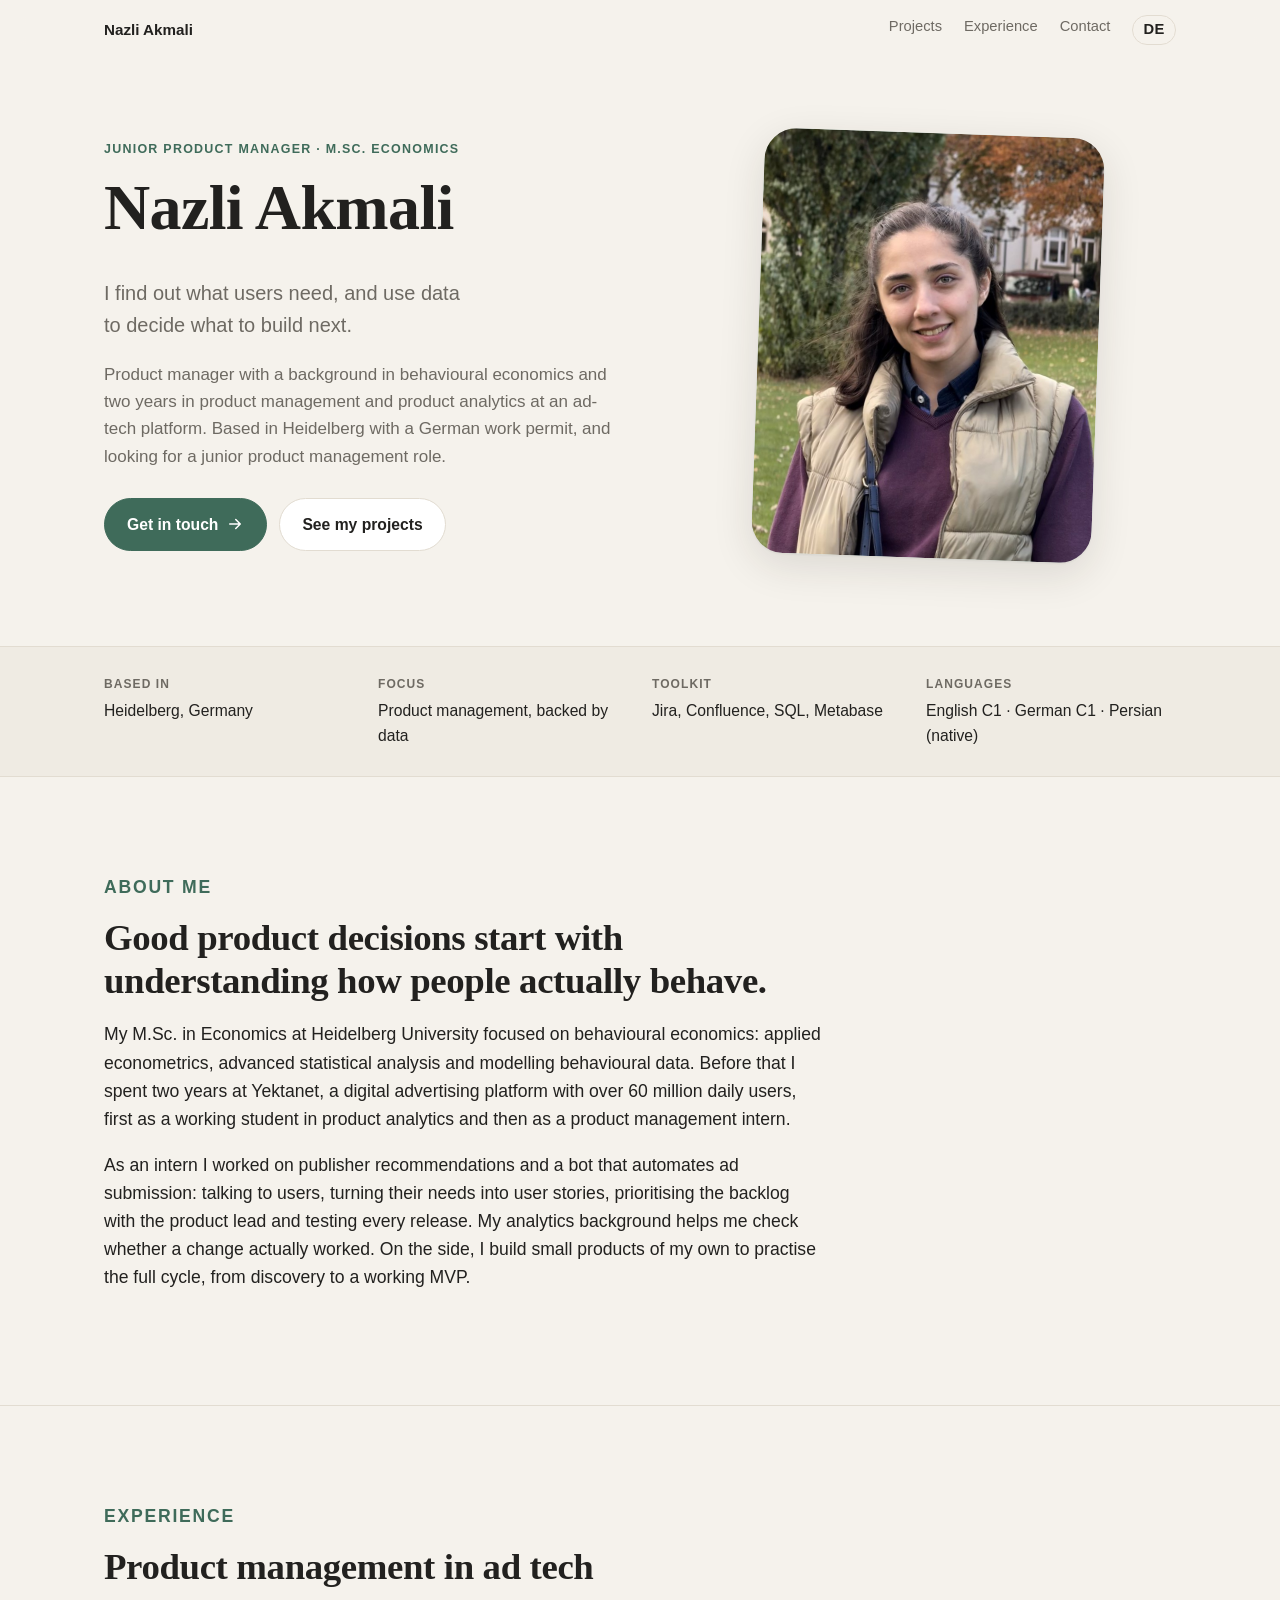
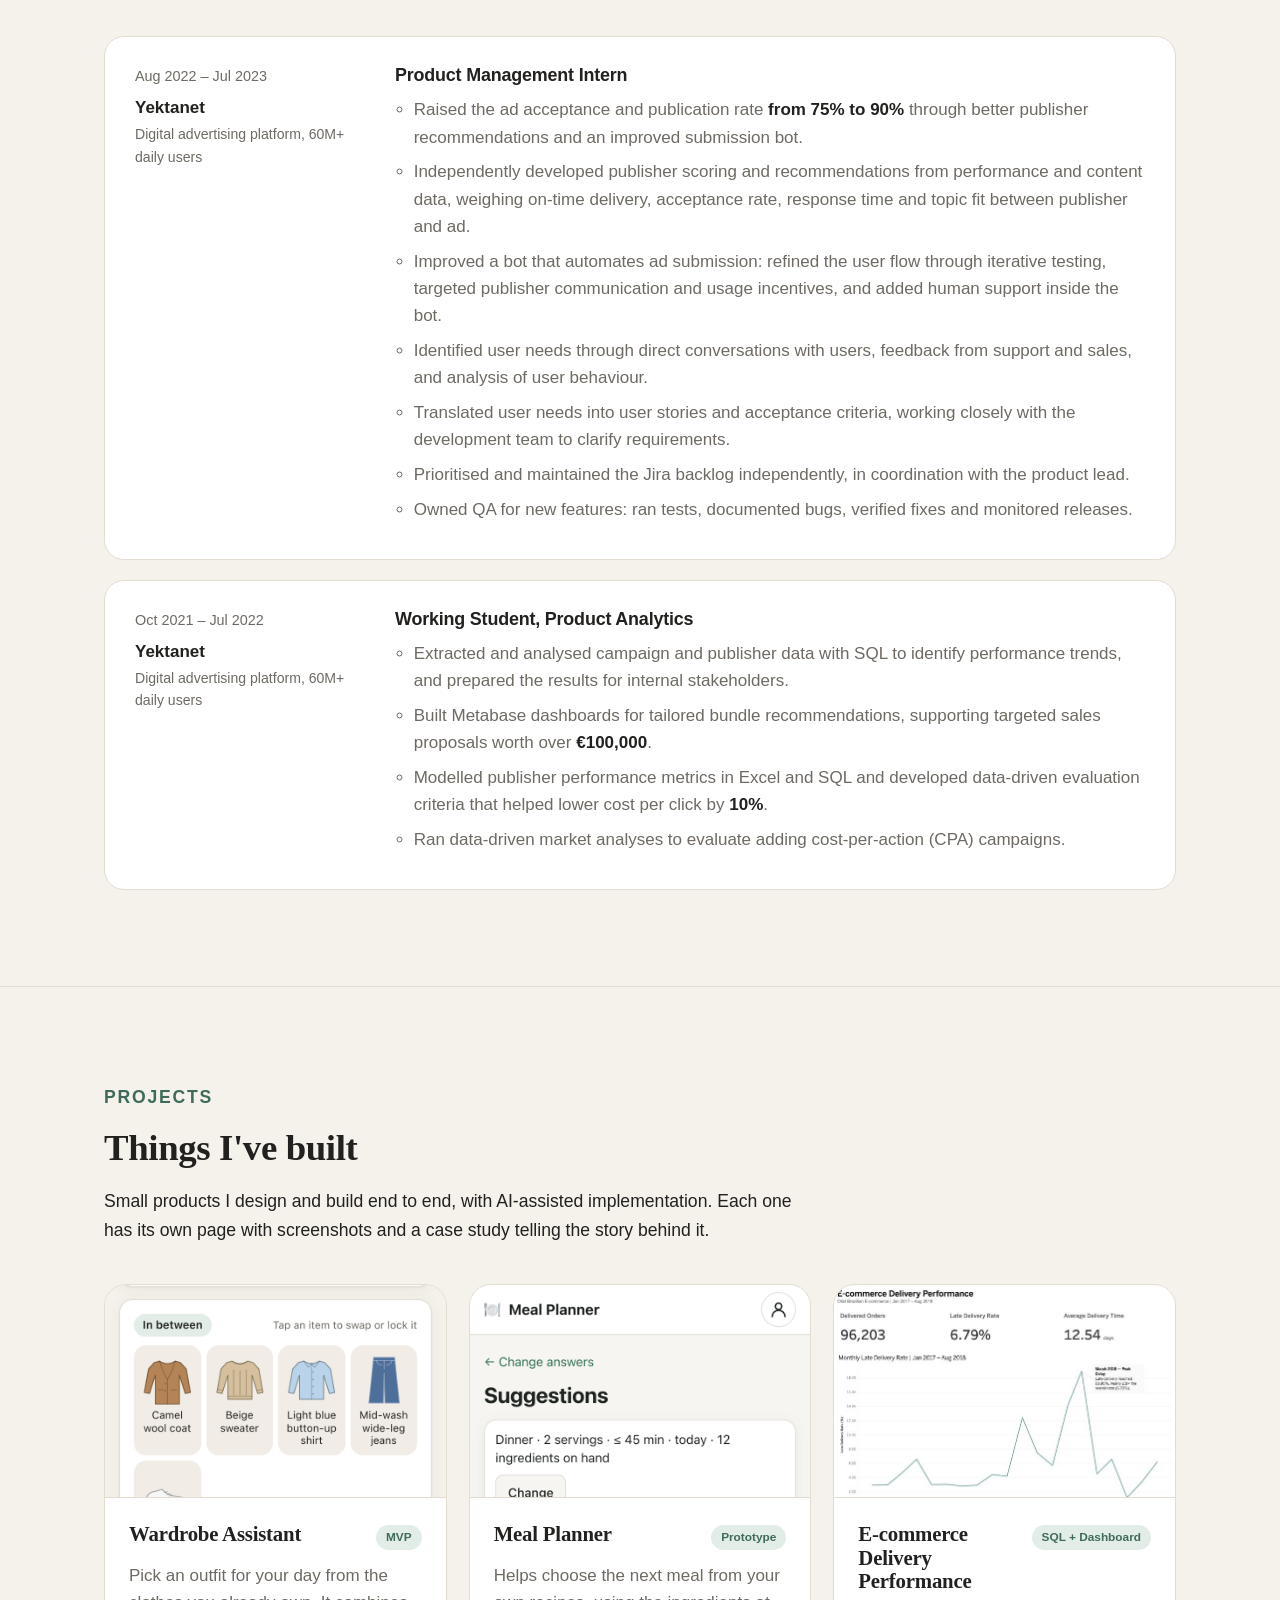
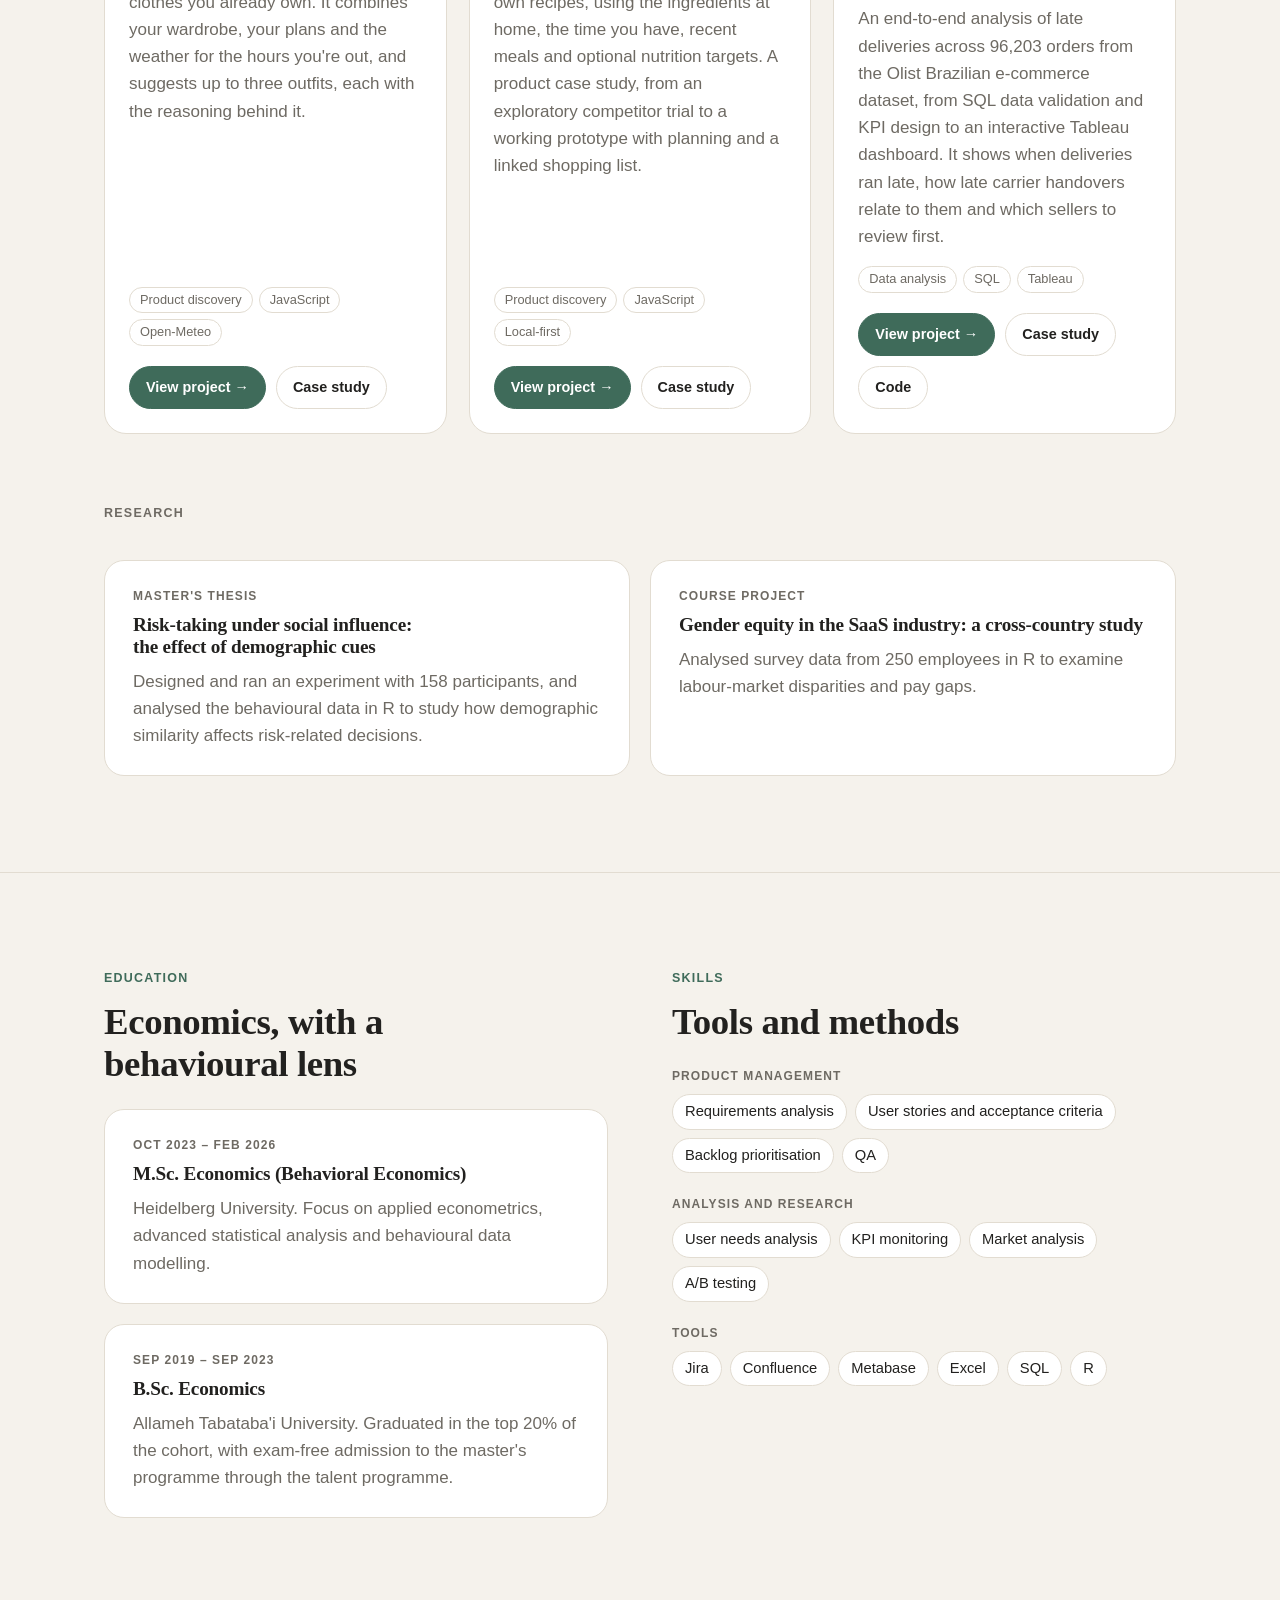
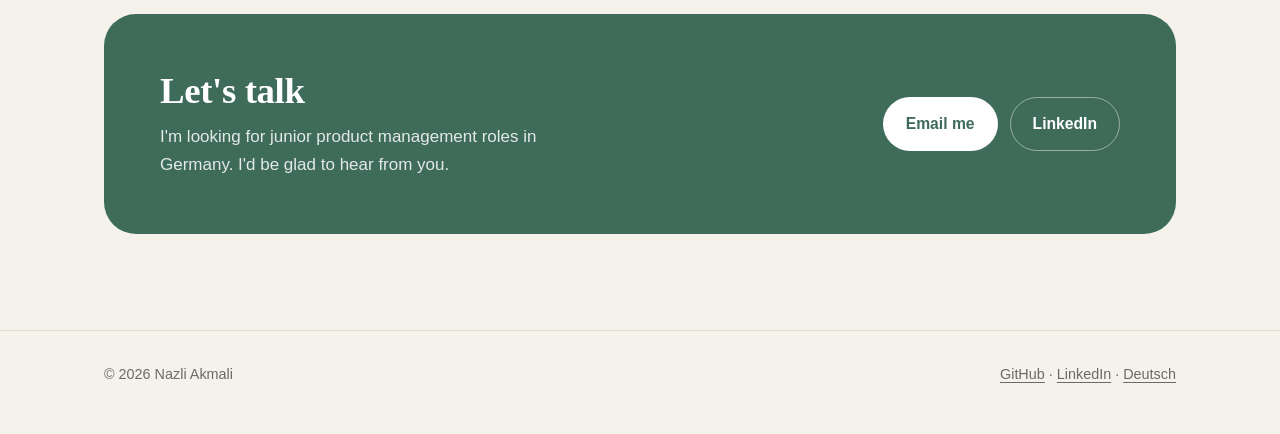
<file: index.html>
<!doctype html>
<html lang="en">
<head>
  <meta charset="utf-8">
  <meta name="viewport" content="width=device-width, initial-scale=1">
  <title>Nazli Akmali · Junior Product Manager</title>
  <meta name="description" content="Nazli Akmali, junior product manager with an M.Sc. in Economics (Behavioral Economics) from Heidelberg University. Experience, projects and contact.">
  <meta name="theme-color" content="#F5F2EC" media="(prefers-color-scheme: light)">
  <meta name="theme-color" content="#1A1A1C" media="(prefers-color-scheme: dark)">
  <meta property="og:title" content="Nazli Akmali · Junior Product Manager">
  <meta property="og:description" content="Junior product manager with a background in behavioural economics and data analysis.">
  <meta property="og:type" content="website">
  <meta property="og:url" content="https://nazli-akmali.github.io/">
  <meta property="og:image" content="https://nazli-akmali.github.io/images/profile.jpg">
  <link rel="canonical" href="https://nazli-akmali.github.io/">
  <link rel="alternate" hreflang="en" href="https://nazli-akmali.github.io/">
  <link rel="alternate" hreflang="de" href="https://nazli-akmali.github.io/de/">
  <link rel="alternate" hreflang="x-default" href="https://nazli-akmali.github.io/">
  <link rel="icon" href="data:image/svg+xml,%3Csvg xmlns='http://www.w3.org/2000/svg' viewBox='0 0 32 32'%3E%3Crect width='32' height='32' rx='8' fill='%233F6B5A'/%3E%3Ctext x='16' y='22' font-family='Georgia,serif' font-size='17' font-weight='600' fill='white' text-anchor='middle'%3ENA%3C/text%3E%3C/svg%3E">
  <link rel="stylesheet" href="site.css">
  <link rel="stylesheet" href="portfolio.css">
</head>
<body>
  <header class="topbar">
    <div class="wrap">
      <a class="brand" href="./">Nazli Akmali</a>
      <nav class="topnav" aria-label="Main">
        <a href="#projects">Projects</a>
        <a class="hide-sm" href="#experience">Experience</a>
        <a href="#contact">Contact</a>
        <a class="lang" href="de/" hreflang="de" lang="de" aria-label="Deutsche Version">DE</a>
      </nav>
    </div>
  </header>

  <main>
    <section class="hero">
      <div class="wrap">
        <div>
          <p class="eyebrow">Junior Product Manager · M.Sc. Economics</p>
          <h1>Nazli Akmali</h1>
          <p class="lead">I find out what users need, and use data to decide what to build next.</p>
          <p class="muted">Product manager with a background in behavioural economics and two years in product management and product analytics at an ad-tech platform. Based in Heidelberg with a German work permit, and looking for a junior product management role.</p>
          <div class="btns">
            <a class="btn primary" href="#contact">Get in touch
              <svg viewBox="0 0 24 24" fill="none" stroke="currentColor" stroke-width="2" stroke-linecap="round" stroke-linejoin="round" aria-hidden="true"><path d="M5 12h14M13 6l6 6-6 6"/></svg></a>
            <a class="btn" href="#projects">See my projects</a>
          </div>
        </div>
        <div class="portrait-wrap">
          <div class="portrait"><img src="images/profile.jpg" alt="Portrait of Nazli Akmali" width="800" height="1000"></div>
        </div>
      </div>
    </section>

    <div class="facts">
      <div class="wrap">
        <dl>
          <div><dt>Based in</dt><dd>Heidelberg, Germany</dd></div>
          <div><dt>Focus</dt><dd>Product management, backed by data</dd></div>
          <div><dt>Toolkit</dt><dd>Jira, Confluence, SQL, Metabase</dd></div>
          <div><dt>Languages</dt><dd>English C1 · German C1 · Persian (native)</dd></div>
        </dl>
      </div>
    </div>

    <section class="block" id="about">
      <div class="wrap">
        <div class="intro">
          <p class="eyebrow">About me</p>
          <h2>Good product decisions start with understanding how people actually behave.</h2>
          <p>My M.Sc. in Economics at Heidelberg University focused on behavioural economics: applied econometrics, advanced statistical analysis and modelling behavioural data. Before that I spent two years at Yektanet, a digital advertising platform with over 60 million daily users, first as a working student in product analytics and then as a product management intern.</p>
          <p>As an intern I worked on publisher recommendations and a bot that automates ad submission: talking to users, turning their needs into user stories, prioritising the backlog with the product lead and testing every release. My analytics background helps me check whether a change actually worked. On the side, I build small products of my own to practise the full cycle, from discovery to a working MVP.</p>
        </div>
      </div>
    </section>

    <section class="block" id="experience">
      <div class="wrap">
        <div class="intro">
          <p class="eyebrow">Experience</p>
          <h2>Product management in ad tech</h2>
        </div>
        <ol class="timeline">
          <li class="role">
            <div>
              <div class="when">Aug 2022 – Jul 2023</div>
              <div class="org">Yektanet</div>
              <p class="org-note">Digital advertising platform, 60M+ daily users</p>
            </div>
            <div>
              <h3>Product Management Intern</h3>
              <ul>
                <li>Raised the ad acceptance and publication rate <strong>from 75% to 90%</strong> through better publisher recommendations and an improved submission bot.</li>
                <li>Independently developed publisher scoring and recommendations from performance and content data, weighing on-time delivery, acceptance rate, response time and topic fit between publisher and ad.</li>
                <li>Improved a bot that automates ad submission: refined the user flow through iterative testing, targeted publisher communication and usage incentives, and added human support inside the bot.</li>
                <li>Identified user needs through direct conversations with users, feedback from support and sales, and analysis of user behaviour.</li>
                <li>Translated user needs into user stories and acceptance criteria, working closely with the development team to clarify requirements.</li>
                <li>Prioritised and maintained the Jira backlog independently, in coordination with the product lead.</li>
                <li>Owned QA for new features: ran tests, documented bugs, verified fixes and monitored releases.</li>
              </ul>
            </div>
          </li>
          <li class="role">
            <div>
              <div class="when">Oct 2021 – Jul 2022</div>
              <div class="org">Yektanet</div>
              <p class="org-note">Digital advertising platform, 60M+ daily users</p>
            </div>
            <div>
              <h3>Working Student, Product Analytics</h3>
              <ul>
                <li>Extracted and analysed campaign and publisher data with SQL to identify performance trends, and prepared the results for internal stakeholders.</li>
                <li>Built Metabase dashboards for tailored bundle recommendations, supporting targeted sales proposals worth over <strong>€100,000</strong>.</li>
                <li>Modelled publisher performance metrics in Excel and SQL and developed data-driven evaluation criteria that helped lower cost per click by <strong>10%</strong>.</li>
                <li>Ran data-driven market analyses to evaluate adding cost-per-action (CPA) campaigns.</li>
              </ul>
            </div>
          </li>
        </ol>
      </div>
    </section>

    <section class="block" id="projects">
      <div class="wrap">
        <div class="intro">
          <p class="eyebrow">Projects</p>
          <h2>Things I've built</h2>
          <p>Small products I design and build end to end, with AI-assisted implementation. Each one has its own page with screenshots and a case study telling the story behind it.</p>
        </div>
        <div class="projects" id="project-grid"></div>
        <noscript><p>Turn on JavaScript to see the project list, or browse <a href="https://github.com/nazli-akmali">my GitHub</a>.</p></noscript>

        <h3 class="sub">Research</h3>
        <div class="cards-2">
          <article class="card">
            <p class="kicker">Master's thesis</p>
            <h3>Risk-taking under social influence: the effect of demographic cues</h3>
            <p class="muted">Designed and ran an experiment with 158 participants, and analysed the behavioural data in R to study how demographic similarity affects risk-related decisions.</p>
          </article>
          <article class="card">
            <p class="kicker">Course project</p>
            <h3>Gender equity in the SaaS industry: a cross-country study</h3>
            <p class="muted">Analysed survey data from 250 employees in R to examine labour-market disparities and pay gaps.</p>
          </article>
        </div>
      </div>
    </section>

    <section class="block" id="education">
      <div class="wrap two-col">
        <div>
          <p class="eyebrow">Education</p>
          <h2>Economics, with a behavioural lens</h2>
          <div class="cards-2">
            <article class="card">
              <p class="kicker">Oct 2023 – Feb 2026</p>
              <h3>M.Sc. Economics (Behavioral Economics)</h3>
              <p class="muted">Heidelberg University. Focus on applied econometrics, advanced statistical analysis and behavioural data modelling.</p>
            </article>
            <article class="card">
              <p class="kicker">Sep 2019 – Sep 2023</p>
              <h3>B.Sc. Economics</h3>
              <p class="muted">Allameh Tabataba'i University. Graduated in the top 20% of the cohort, with exam-free admission to the master's programme through the talent programme.</p>
            </article>
          </div>
        </div>
        <div>
          <p class="eyebrow">Skills</p>
          <h2>Tools and methods</h2>
          <dl class="skills" style="margin-top:24px">
            <div><dt>Product management</dt><dd><ul class="chips"><li>Requirements analysis</li><li>User stories and acceptance criteria</li><li>Backlog prioritisation</li><li>QA</li></ul></dd></div>
            <div><dt>Analysis and research</dt><dd><ul class="chips"><li>User needs analysis</li><li>KPI monitoring</li><li>Market analysis</li><li>A/B testing</li></ul></dd></div>
            <div><dt>Tools</dt><dd><ul class="chips"><li>Jira</li><li>Confluence</li><li>Metabase</li><li>Excel</li><li>SQL</li><li>R</li></ul></dd></div>
          </dl>
        </div>
      </div>
    </section>

    <div class="wrap" id="contact">
      <div class="cta">
        <div>
          <h2>Let's talk</h2>
          <p>I'm looking for junior product management roles in Germany. I'd be glad to hear from you.</p>
        </div>
        <div class="btns">
          <a class="btn" href="mailto:nazli.akmaly@gmail.com">Email me</a>
          <a class="btn ghost" href="https://www.linkedin.com/in/nazli-akmali/">LinkedIn</a>
        </div>
      </div>
    </div>
  </main>

  <footer class="footer">
    <div class="wrap">
      <span>© <span id="year">2026</span> Nazli Akmali</span>
      <span><a href="https://github.com/nazli-akmali">GitHub</a> · <a href="https://www.linkedin.com/in/nazli-akmali/">LinkedIn</a> · <a href="de/" hreflang="de" lang="de">Deutsch</a></span>
    </div>
  </footer>

  <script src="projects.js"></script>
  <script src="main.js"></script>
</body>
</html>
</file>
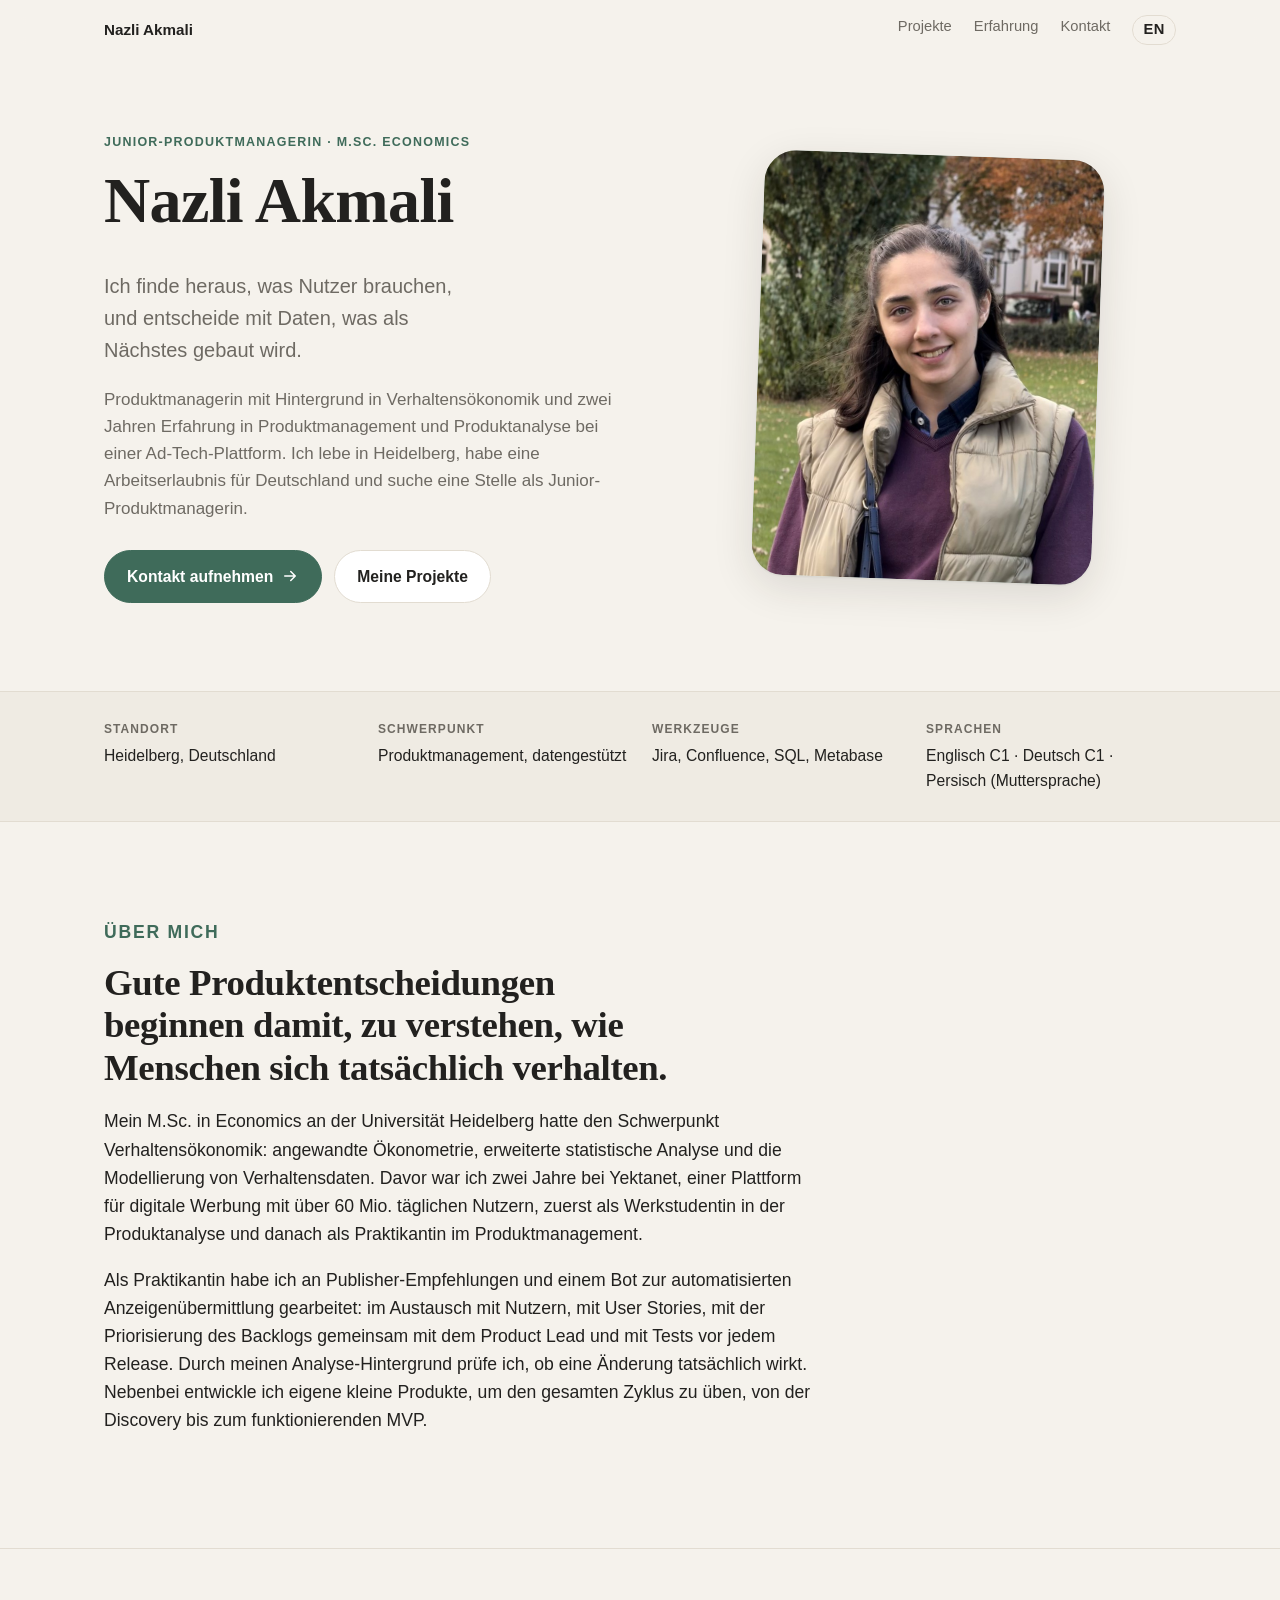
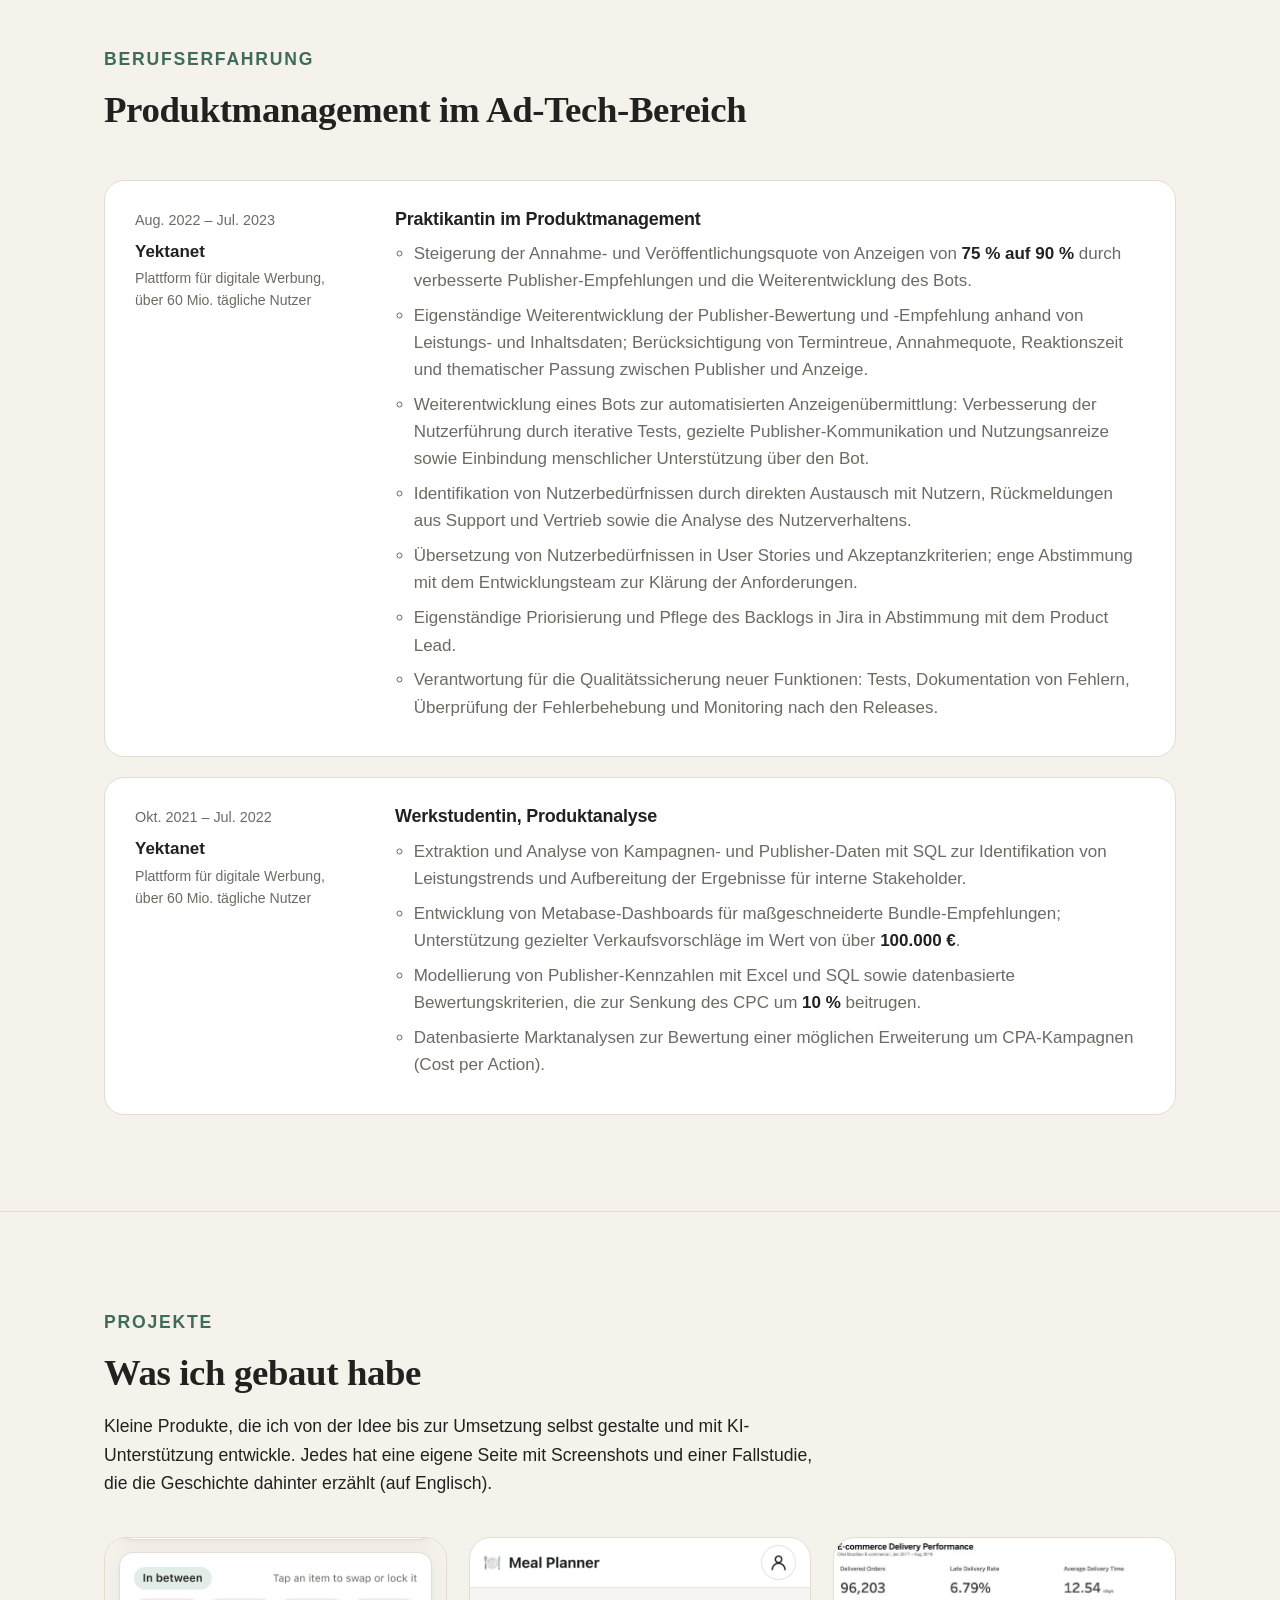
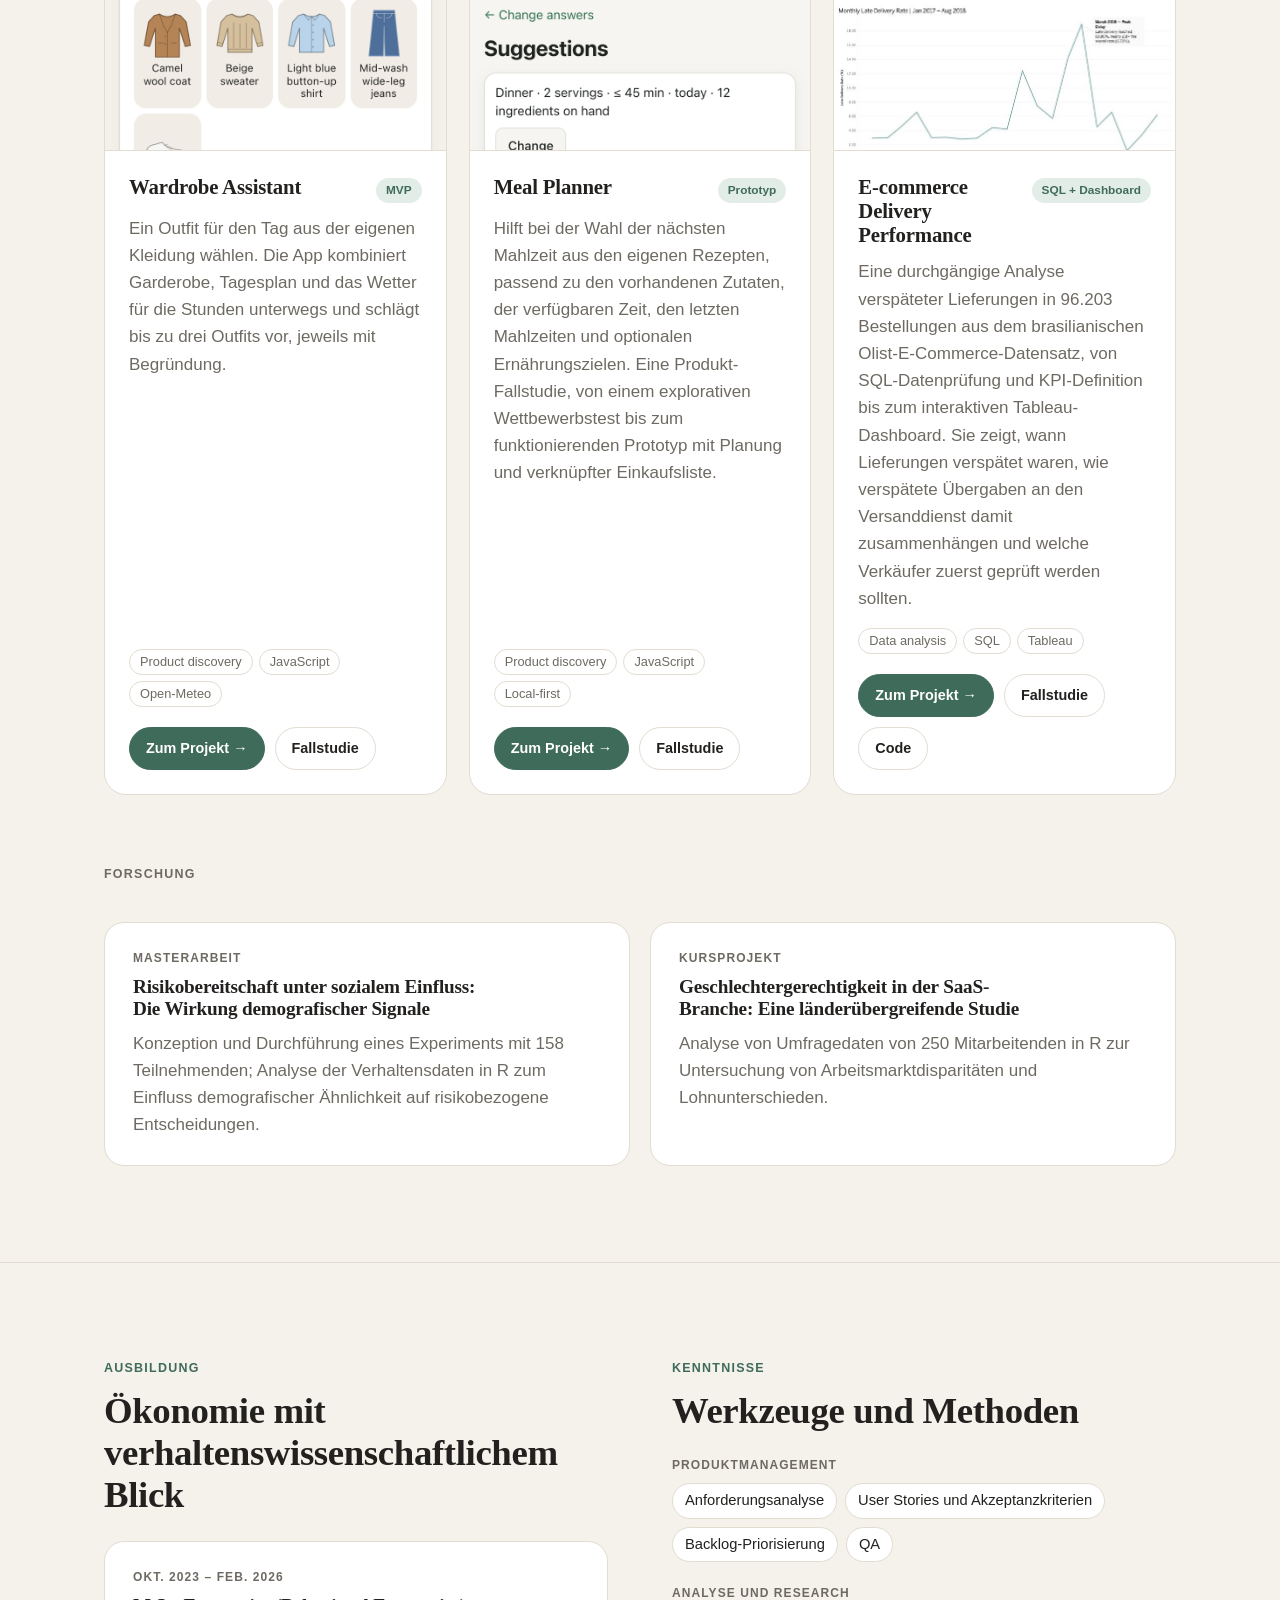
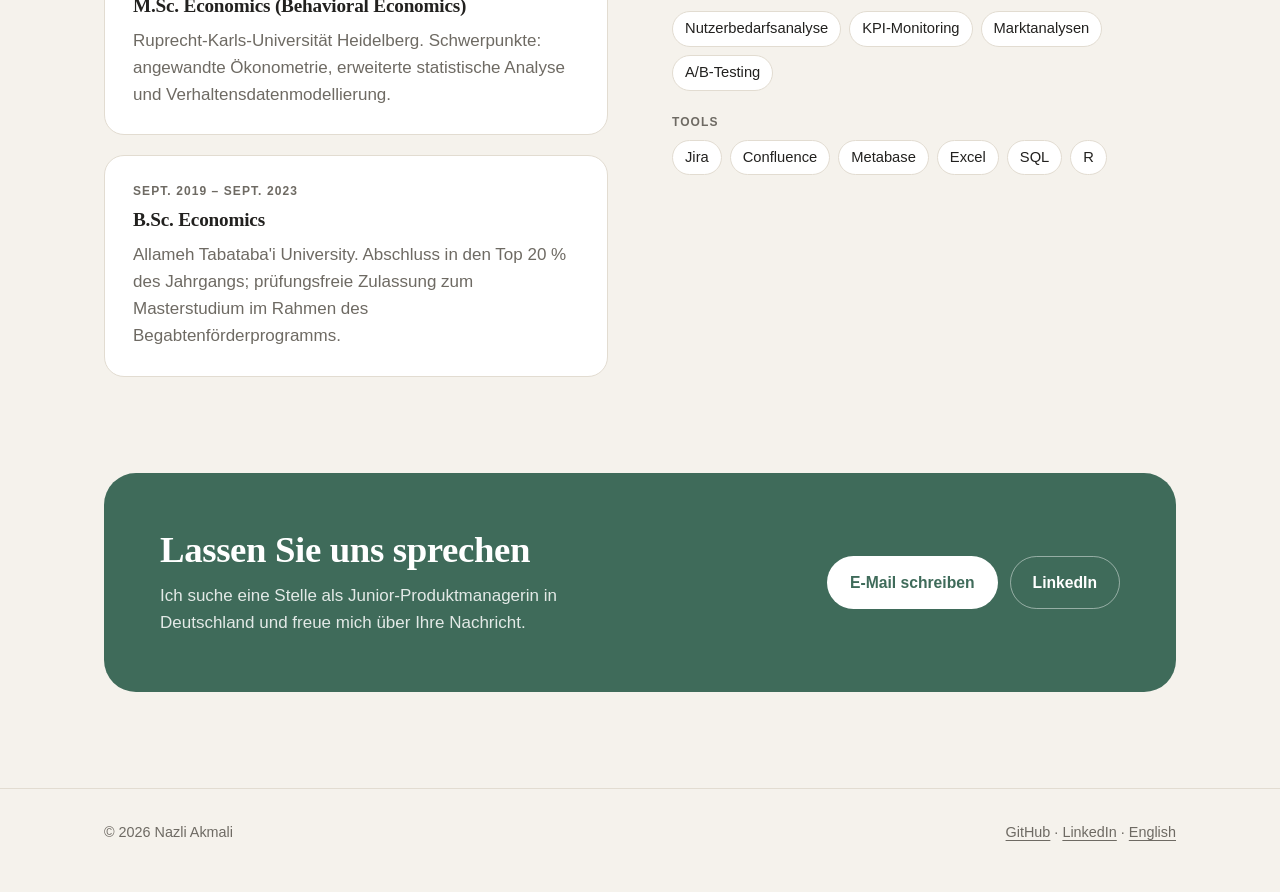
<file: de/index.html>
<!doctype html>
<html lang="de">
<head>
  <meta charset="utf-8">
  <meta name="viewport" content="width=device-width, initial-scale=1">
  <title>Nazli Akmali · Junior-Produktmanagerin</title>
  <meta name="description" content="Nazli Akmali, Junior-Produktmanagerin mit M.Sc. Economics (Behavioral Economics) der Universität Heidelberg. Berufserfahrung, Projekte und Kontakt.">
  <meta name="theme-color" content="#F5F2EC" media="(prefers-color-scheme: light)">
  <meta name="theme-color" content="#1A1A1C" media="(prefers-color-scheme: dark)">
  <meta property="og:title" content="Nazli Akmali · Junior-Produktmanagerin">
  <meta property="og:description" content="Junior-Produktmanagerin mit Hintergrund in Verhaltensökonomik und Datenanalyse.">
  <meta property="og:type" content="website">
  <meta property="og:url" content="https://nazli-akmali.github.io/de/">
  <meta property="og:image" content="https://nazli-akmali.github.io/images/profile.jpg">
  <link rel="canonical" href="https://nazli-akmali.github.io/de/">
  <link rel="alternate" hreflang="en" href="https://nazli-akmali.github.io/">
  <link rel="alternate" hreflang="de" href="https://nazli-akmali.github.io/de/">
  <link rel="alternate" hreflang="x-default" href="https://nazli-akmali.github.io/">
  <link rel="icon" href="data:image/svg+xml,%3Csvg xmlns='http://www.w3.org/2000/svg' viewBox='0 0 32 32'%3E%3Crect width='32' height='32' rx='8' fill='%233F6B5A'/%3E%3Ctext x='16' y='22' font-family='Georgia,serif' font-size='17' font-weight='600' fill='white' text-anchor='middle'%3ENA%3C/text%3E%3C/svg%3E">
  <link rel="stylesheet" href="../site.css">
  <link rel="stylesheet" href="../portfolio.css">
</head>
<body>
  <header class="topbar">
    <div class="wrap">
      <a class="brand" href="./">Nazli Akmali</a>
      <nav class="topnav" aria-label="Hauptmenü">
        <a href="#projects">Projekte</a>
        <a class="hide-sm" href="#experience">Erfahrung</a>
        <a href="#contact">Kontakt</a>
        <a class="lang" href="../" hreflang="en" lang="en" aria-label="English version">EN</a>
      </nav>
    </div>
  </header>

  <main>
    <section class="hero">
      <div class="wrap">
        <div>
          <p class="eyebrow">Junior-Produktmanagerin · M.Sc. Economics</p>
          <h1>Nazli Akmali</h1>
          <p class="lead">Ich finde heraus, was Nutzer brauchen, und entscheide mit Daten, was als Nächstes gebaut wird.</p>
          <p class="muted">Produktmanagerin mit Hintergrund in Verhaltensökonomik und zwei Jahren Erfahrung in Produktmanagement und Produktanalyse bei einer Ad-Tech-Plattform. Ich lebe in Heidelberg, habe eine Arbeitserlaubnis für Deutschland und suche eine Stelle als Junior-Produktmanagerin.</p>
          <div class="btns">
            <a class="btn primary" href="#contact">Kontakt aufnehmen
              <svg viewBox="0 0 24 24" fill="none" stroke="currentColor" stroke-width="2" stroke-linecap="round" stroke-linejoin="round" aria-hidden="true"><path d="M5 12h14M13 6l6 6-6 6"/></svg></a>
            <a class="btn" href="#projects">Meine Projekte</a>
          </div>
        </div>
        <div class="portrait-wrap">
          <div class="portrait"><img src="../images/profile.jpg" alt="Porträt von Nazli Akmali" width="800" height="1000"></div>
        </div>
      </div>
    </section>

    <div class="facts">
      <div class="wrap">
        <dl>
          <div><dt>Standort</dt><dd>Heidelberg, Deutschland</dd></div>
          <div><dt>Schwerpunkt</dt><dd>Produktmanagement, datengestützt</dd></div>
          <div><dt>Werkzeuge</dt><dd>Jira, Confluence, SQL, Metabase</dd></div>
          <div><dt>Sprachen</dt><dd>Englisch C1 · Deutsch C1 · Persisch (Muttersprache)</dd></div>
        </dl>
      </div>
    </div>

    <section class="block" id="about">
      <div class="wrap">
        <div class="intro">
          <p class="eyebrow">Über mich</p>
          <h2>Gute Produktentscheidungen beginnen damit, zu verstehen, wie Menschen sich tatsächlich verhalten.</h2>
          <p>Mein M.Sc. in Economics an der Universität Heidelberg hatte den Schwerpunkt Verhaltensökonomik: angewandte Ökonometrie, erweiterte statistische Analyse und die Modellierung von Verhaltensdaten. Davor war ich zwei Jahre bei Yektanet, einer Plattform für digitale Werbung mit über 60 Mio. täglichen Nutzern, zuerst als Werkstudentin in der Produktanalyse und danach als Praktikantin im Produktmanagement.</p>
          <p>Als Praktikantin habe ich an Publisher-Empfehlungen und einem Bot zur automatisierten Anzeigenübermittlung gearbeitet: im Austausch mit Nutzern, mit User Stories, mit der Priorisierung des Backlogs gemeinsam mit dem Product Lead und mit Tests vor jedem Release. Durch meinen Analyse-Hintergrund prüfe ich, ob eine Änderung tatsächlich wirkt. Nebenbei entwickle ich eigene kleine Produkte, um den gesamten Zyklus zu üben, von der Discovery bis zum funktionierenden MVP.</p>
        </div>
      </div>
    </section>

    <section class="block" id="experience">
      <div class="wrap">
        <div class="intro">
          <p class="eyebrow">Berufserfahrung</p>
          <h2>Produktmanagement im Ad-Tech-Bereich</h2>
        </div>
        <ol class="timeline">
          <li class="role">
            <div>
              <div class="when">Aug. 2022 – Jul. 2023</div>
              <div class="org">Yektanet</div>
              <p class="org-note">Plattform für digitale Werbung, über 60 Mio. tägliche Nutzer</p>
            </div>
            <div>
              <h3>Praktikantin im Produktmanagement</h3>
              <ul>
                <li>Steigerung der Annahme- und Veröffentlichungsquote von Anzeigen von <strong>75 % auf 90 %</strong> durch verbesserte Publisher-Empfehlungen und die Weiterentwicklung des Bots.</li>
                <li>Eigenständige Weiterentwicklung der Publisher-Bewertung und -Empfehlung anhand von Leistungs- und Inhaltsdaten; Berücksichtigung von Termintreue, Annahmequote, Reaktionszeit und thematischer Passung zwischen Publisher und Anzeige.</li>
                <li>Weiterentwicklung eines Bots zur automatisierten Anzeigenübermittlung: Verbesserung der Nutzerführung durch iterative Tests, gezielte Publisher-Kommunikation und Nutzungsanreize sowie Einbindung menschlicher Unterstützung über den Bot.</li>
                <li>Identifikation von Nutzerbedürfnissen durch direkten Austausch mit Nutzern, Rückmeldungen aus Support und Vertrieb sowie die Analyse des Nutzerverhaltens.</li>
                <li>Übersetzung von Nutzerbedürfnissen in User Stories und Akzeptanzkriterien; enge Abstimmung mit dem Entwicklungsteam zur Klärung der Anforderungen.</li>
                <li>Eigenständige Priorisierung und Pflege des Backlogs in Jira in Abstimmung mit dem Product Lead.</li>
                <li>Verantwortung für die Qualitätssicherung neuer Funktionen: Tests, Dokumentation von Fehlern, Überprüfung der Fehlerbehebung und Monitoring nach den Releases.</li>
              </ul>
            </div>
          </li>
          <li class="role">
            <div>
              <div class="when">Okt. 2021 – Jul. 2022</div>
              <div class="org">Yektanet</div>
              <p class="org-note">Plattform für digitale Werbung, über 60 Mio. tägliche Nutzer</p>
            </div>
            <div>
              <h3>Werkstudentin, Produktanalyse</h3>
              <ul>
                <li>Extraktion und Analyse von Kampagnen- und Publisher-Daten mit SQL zur Identifikation von Leistungstrends und Aufbereitung der Ergebnisse für interne Stakeholder.</li>
                <li>Entwicklung von Metabase-Dashboards für maßgeschneiderte Bundle-Empfehlungen; Unterstützung gezielter Verkaufsvorschläge im Wert von über <strong>100.000 €</strong>.</li>
                <li>Modellierung von Publisher-Kennzahlen mit Excel und SQL sowie datenbasierte Bewertungskriterien, die zur Senkung des CPC um <strong>10 %</strong> beitrugen.</li>
                <li>Datenbasierte Marktanalysen zur Bewertung einer möglichen Erweiterung um CPA-Kampagnen (Cost per Action).</li>
              </ul>
            </div>
          </li>
        </ol>
      </div>
    </section>

    <section class="block" id="projects">
      <div class="wrap">
        <div class="intro">
          <p class="eyebrow">Projekte</p>
          <h2>Was ich gebaut habe</h2>
          <p>Kleine Produkte, die ich von der Idee bis zur Umsetzung selbst gestalte und mit KI-Unterstützung entwickle. Jedes hat eine eigene Seite mit Screenshots und einer Fallstudie, die die Geschichte dahinter erzählt (auf Englisch).</p>
        </div>
        <div class="projects" id="project-grid"></div>
        <noscript><p>Bitte JavaScript aktivieren, um die Projekte zu sehen, oder direkt auf <a href="https://github.com/nazli-akmali">GitHub</a> stöbern.</p></noscript>

        <h3 class="sub">Forschung</h3>
        <div class="cards-2">
          <article class="card">
            <p class="kicker">Masterarbeit</p>
            <h3>Risikobereitschaft unter sozialem Einfluss: Die Wirkung demografischer Signale</h3>
            <p class="muted">Konzeption und Durchführung eines Experiments mit 158 Teilnehmenden; Analyse der Verhaltensdaten in R zum Einfluss demografischer Ähnlichkeit auf risikobezogene Entscheidungen.</p>
          </article>
          <article class="card">
            <p class="kicker">Kursprojekt</p>
            <h3>Geschlechtergerechtigkeit in der SaaS-Branche: Eine länderübergreifende Studie</h3>
            <p class="muted">Analyse von Umfragedaten von 250 Mitarbeitenden in R zur Untersuchung von Arbeitsmarktdisparitäten und Lohnunterschieden.</p>
          </article>
        </div>
      </div>
    </section>

    <section class="block" id="education">
      <div class="wrap two-col">
        <div>
          <p class="eyebrow">Ausbildung</p>
          <h2>Ökonomie mit verhaltenswissenschaftlichem Blick</h2>
          <div class="cards-2">
            <article class="card">
              <p class="kicker">Okt. 2023 – Feb. 2026</p>
              <h3>M.Sc. Economics (Behavioral Economics)</h3>
              <p class="muted">Ruprecht-Karls-Universität Heidelberg. Schwerpunkte: angewandte Ökonometrie, erweiterte statistische Analyse und Verhaltensdatenmodellierung.</p>
            </article>
            <article class="card">
              <p class="kicker">Sept. 2019 – Sept. 2023</p>
              <h3>B.Sc. Economics</h3>
              <p class="muted">Allameh Tabataba'i University. Abschluss in den Top 20 % des Jahrgangs; prüfungsfreie Zulassung zum Masterstudium im Rahmen des Begabtenförderprogramms.</p>
            </article>
          </div>
        </div>
        <div>
          <p class="eyebrow">Kenntnisse</p>
          <h2>Werkzeuge und Methoden</h2>
          <dl class="skills" style="margin-top:24px">
            <div><dt>Produktmanagement</dt><dd><ul class="chips"><li>Anforderungsanalyse</li><li>User Stories und Akzeptanzkriterien</li><li>Backlog-Priorisierung</li><li>QA</li></ul></dd></div>
            <div><dt>Analyse und Research</dt><dd><ul class="chips"><li>Nutzerbedarfsanalyse</li><li>KPI-Monitoring</li><li>Marktanalysen</li><li>A/B-Testing</li></ul></dd></div>
            <div><dt>Tools</dt><dd><ul class="chips"><li>Jira</li><li>Confluence</li><li>Metabase</li><li>Excel</li><li>SQL</li><li>R</li></ul></dd></div>
          </dl>
        </div>
      </div>
    </section>

    <div class="wrap" id="contact">
      <div class="cta">
        <div>
          <h2>Lassen Sie uns sprechen</h2>
          <p>Ich suche eine Stelle als Junior-Produktmanagerin in Deutschland und freue mich über Ihre Nachricht.</p>
        </div>
        <div class="btns">
          <a class="btn" href="mailto:nazli.akmaly@gmail.com">E-Mail schreiben</a>
          <a class="btn ghost" href="https://www.linkedin.com/in/nazli-akmali/">LinkedIn</a>
        </div>
      </div>
    </div>
  </main>

  <footer class="footer">
    <div class="wrap">
      <span>© <span id="year">2026</span> Nazli Akmali</span>
      <span><a href="https://github.com/nazli-akmali">GitHub</a> · <a href="https://www.linkedin.com/in/nazli-akmali/">LinkedIn</a> · <a href="../" hreflang="en" lang="en">English</a></span>
    </div>
  </footer>

  <script src="../projects.js"></script>
  <script src="../main.js"></script>
</body>
</html>
</file>
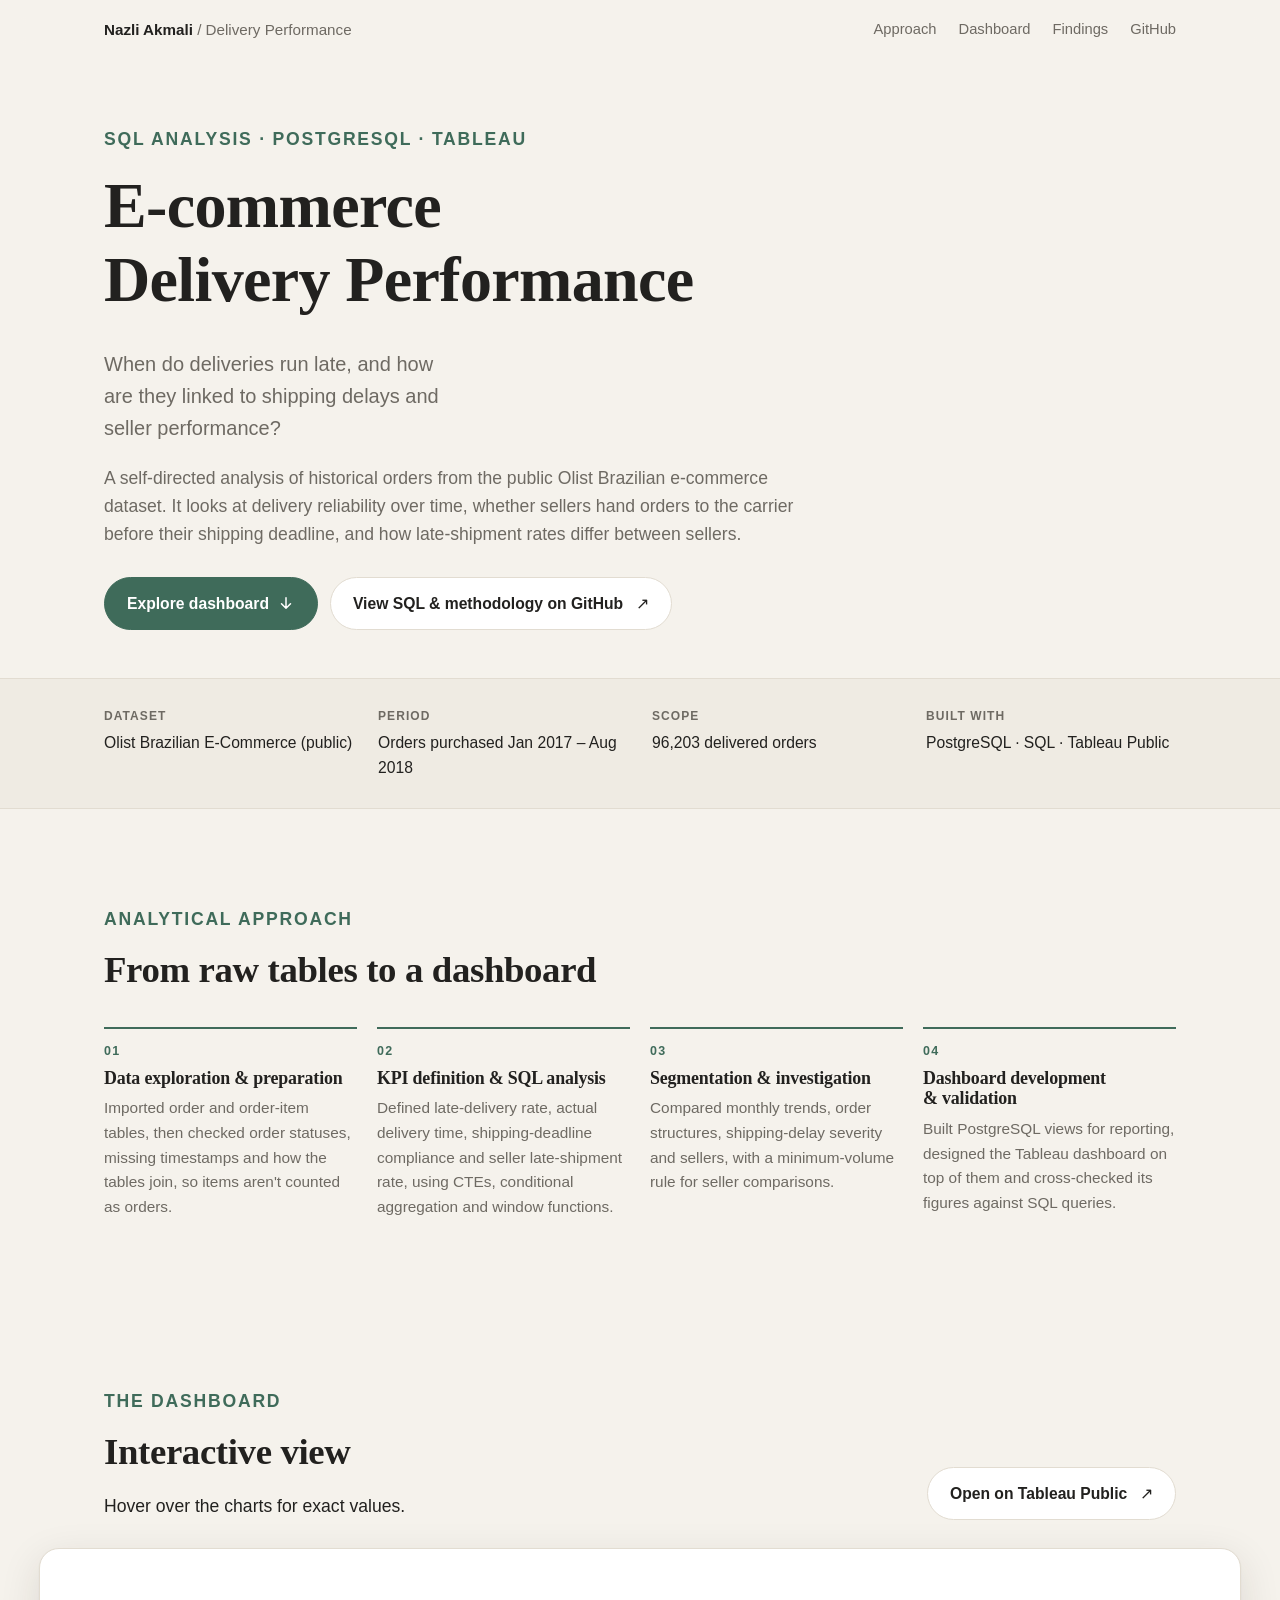
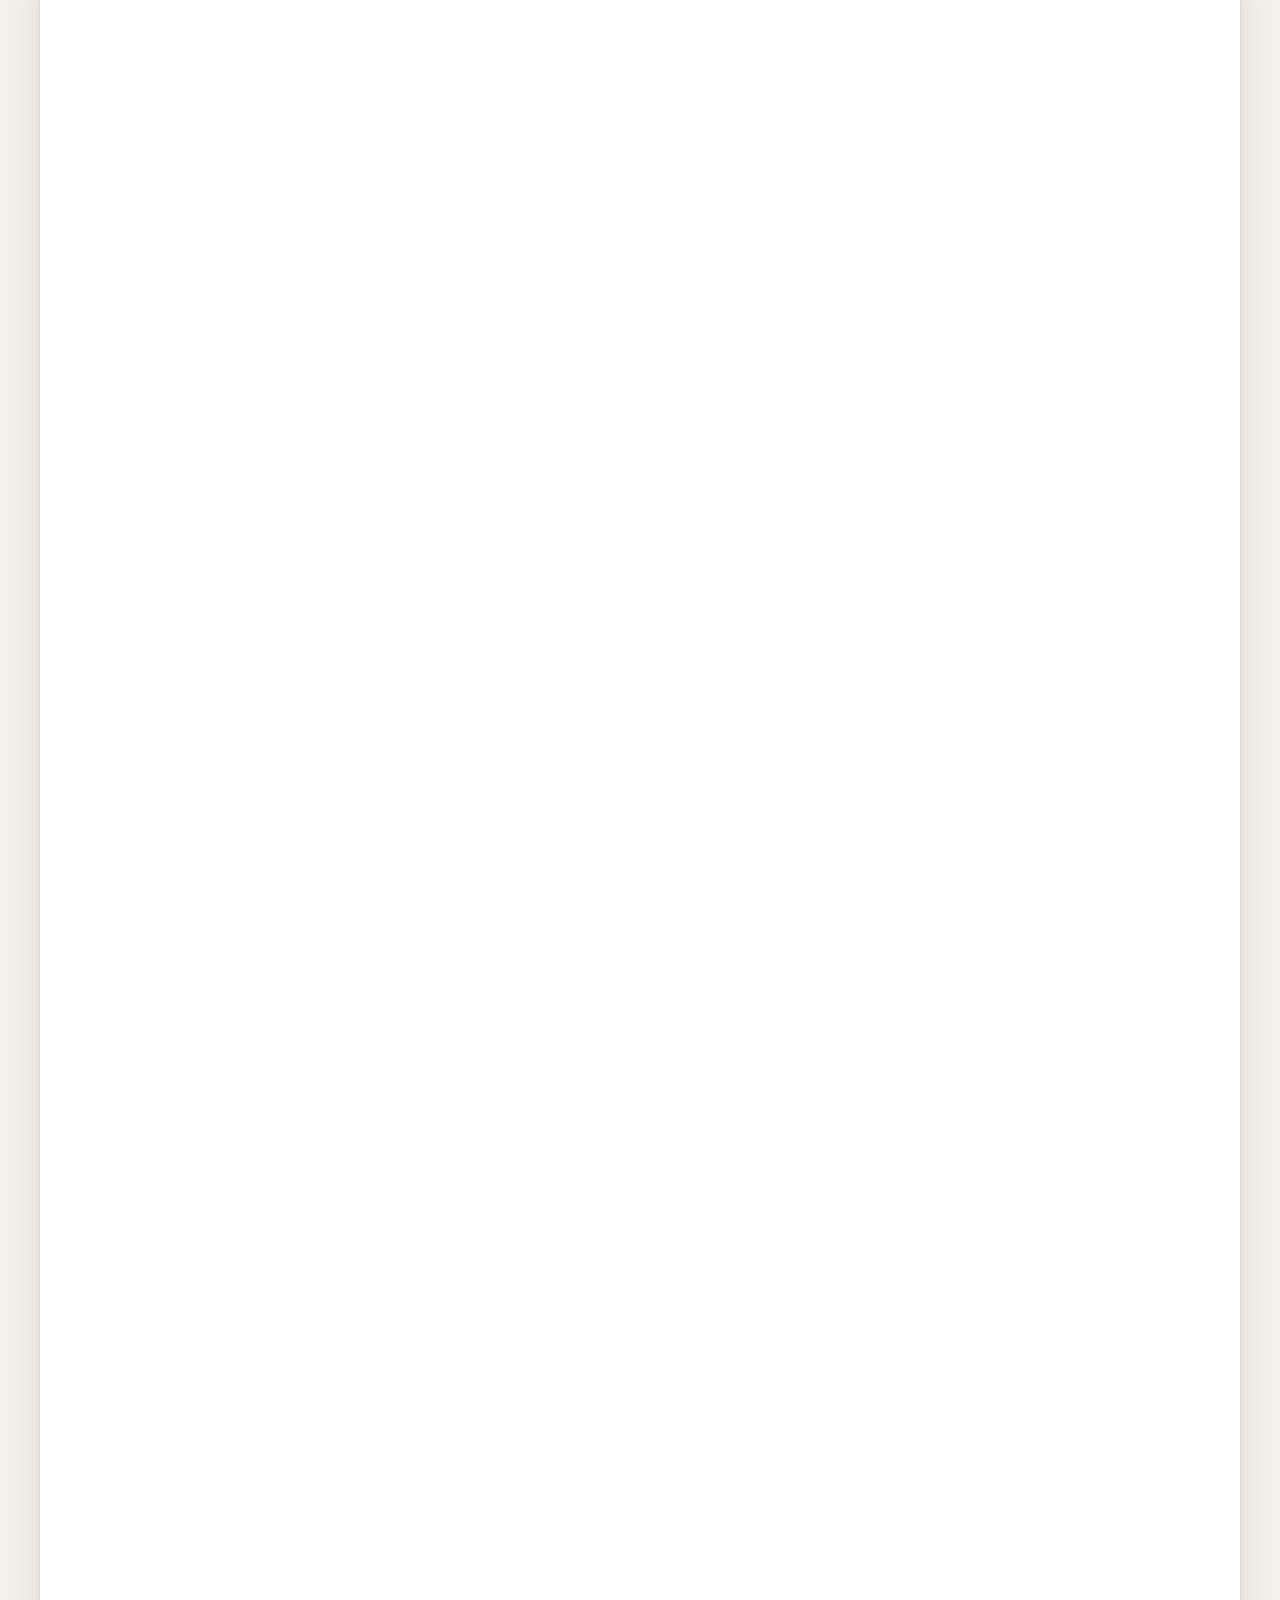
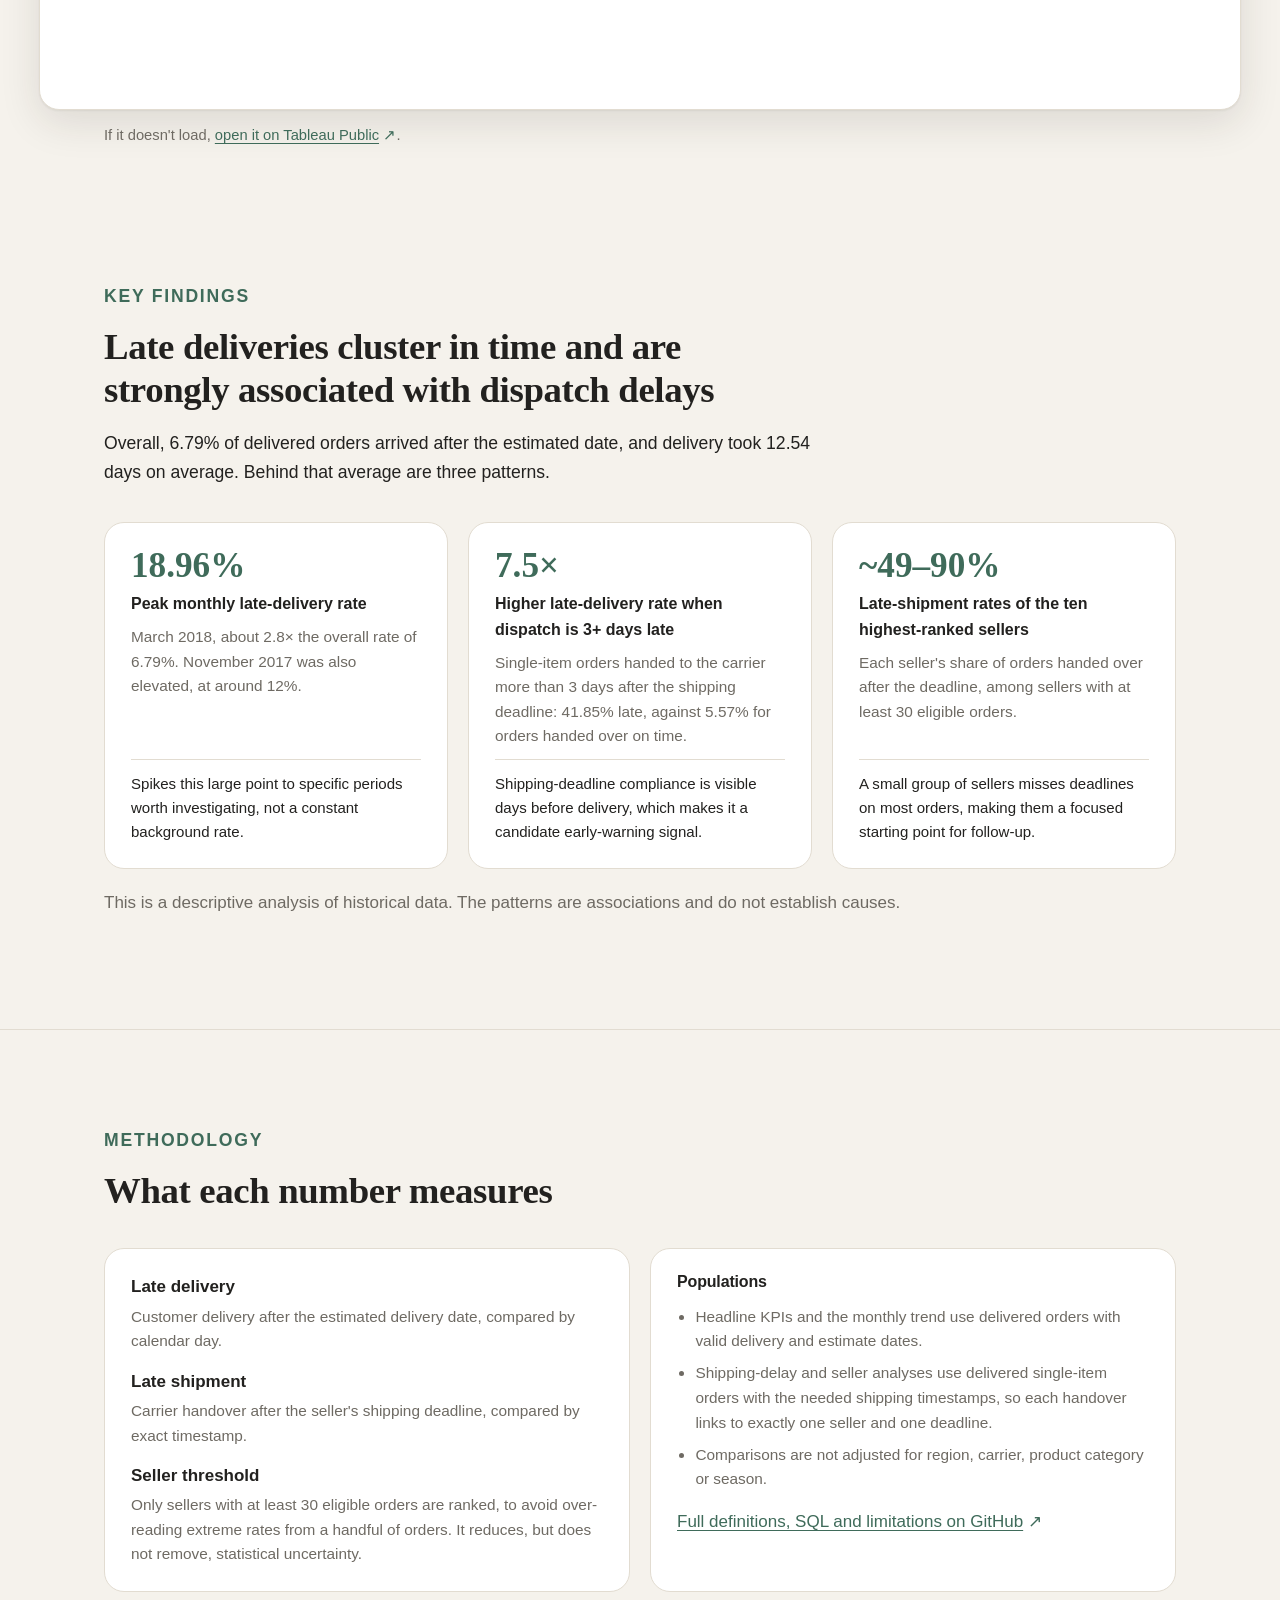
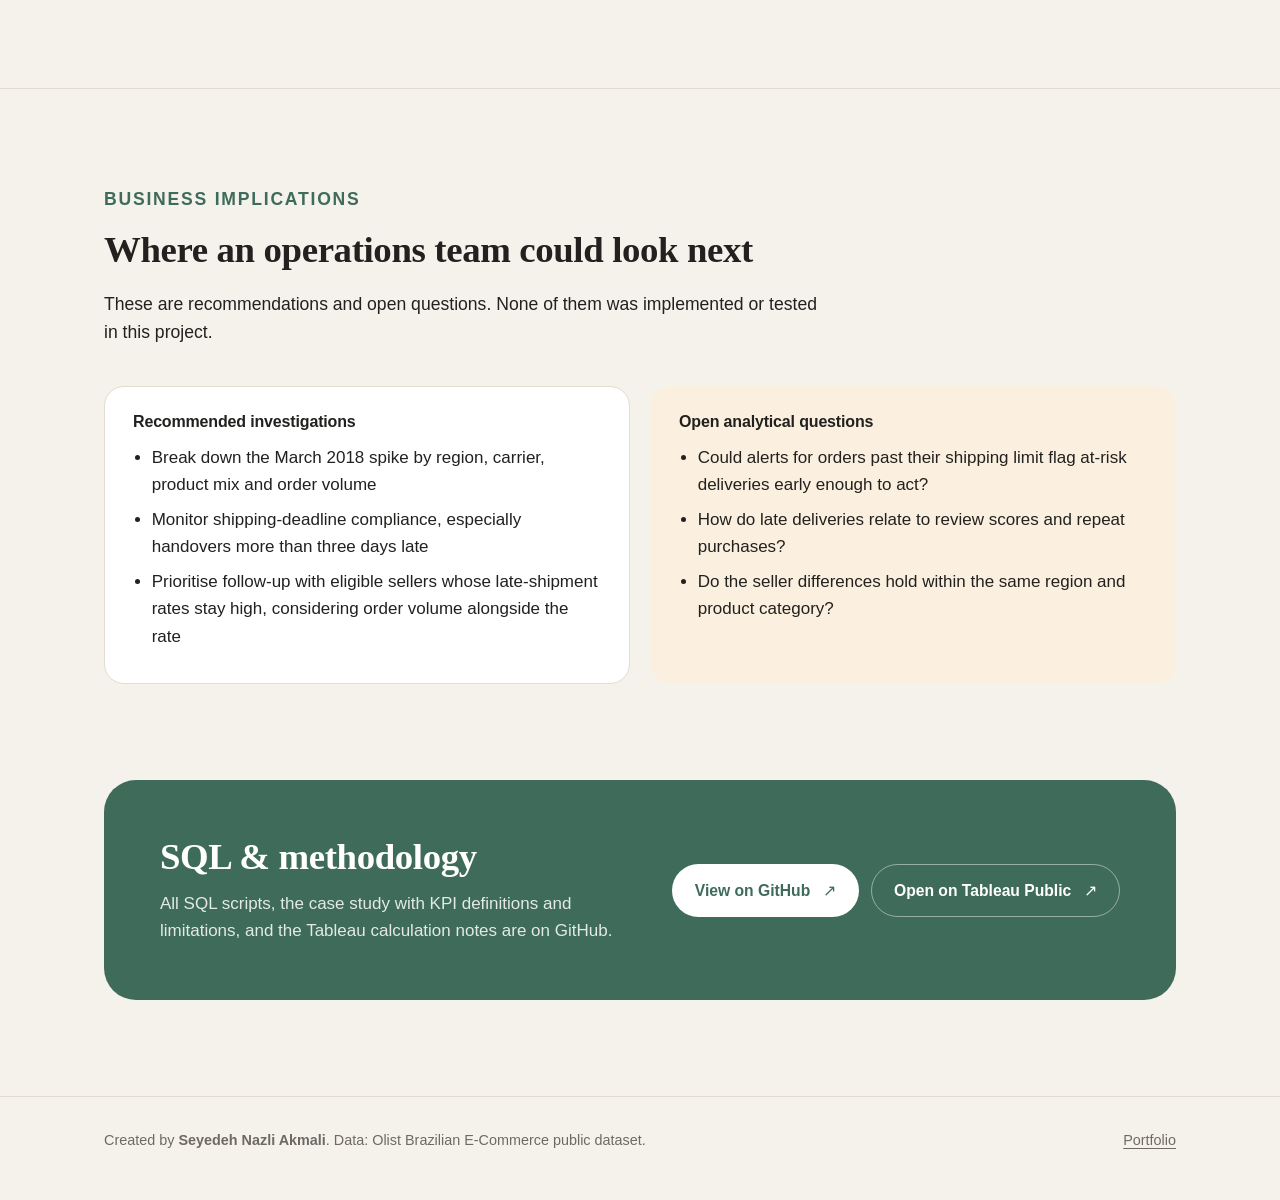
<file: ecommerce-delivery/index.html>
<!doctype html>
<html lang="en">
<head>
  <meta charset="utf-8">
  <meta name="viewport" content="width=device-width, initial-scale=1">
  <title>E-commerce Delivery Performance — Seyedeh Nazli Akmali</title>
  <meta name="description" content="SQL and Tableau analysis of delivery reliability in the Olist Brazilian e-commerce dataset: monthly late-delivery trends, shipping-deadline compliance and seller late-shipment rates.">
  <meta name="theme-color" content="#F5F2EC" media="(prefers-color-scheme: light)">
  <meta name="theme-color" content="#1A1A1C" media="(prefers-color-scheme: dark)">
  <meta property="og:title" content="E-commerce Delivery Performance">
  <meta property="og:description" content="SQL analysis and interactive Tableau dashboard on late deliveries across 96,203 Olist orders.">
  <meta property="og:type" content="website">
  <meta property="og:url" content="https://nazli-akmali.github.io/ecommerce-delivery/">
  <meta property="og:image" content="https://nazli-akmali.github.io/ecommerce-delivery/images/dashboard.png">
  <link rel="stylesheet" href="site.css">
  <link rel="icon" href="data:image/svg+xml,%3Csvg xmlns='http://www.w3.org/2000/svg' viewBox='0 0 32 32'%3E%3Crect width='32' height='32' rx='8' fill='%233F6B5A'/%3E%3Cpath d='M9 23V15M16 23V9M23 23v-5' fill='none' stroke='white' stroke-width='2.4' stroke-linecap='round'/%3E%3C/svg%3E">
  <style>
    .sr-only { position: absolute; width: 1px; height: 1px; padding: 0; margin: -1px; overflow: hidden; clip: rect(0 0 0 0); white-space: nowrap; border: 0; }
    .hero { padding: 64px 0 48px; }
    .hero .wrap { display: block; }
    .hero .intro { max-width: var(--read); }
    .facts dl { grid-template-columns: repeat(4, 1fr); }
    @media (max-width: 760px) { .facts dl { grid-template-columns: 1fr 1fr; } }

    .ext::after { content: "\2197"; display: inline-block; margin-left: .3em; font-weight: 400; }

    /* Analytical approach */
    .approach { display: grid; grid-template-columns: repeat(4, 1fr); gap: 20px; margin: 36px 0 0; padding: 0; list-style: none; }
    .approach li { border-top: 2px solid var(--accent); padding-top: 16px; }
    .approach .num { display: block; font: 600 .78rem/1 var(--sans); letter-spacing: .1em; color: var(--accent); margin-bottom: 10px; }
    .approach h3 { font-size: 1.12rem; margin-bottom: .45em; }
    .approach p { margin: 0; color: var(--muted); font-size: .96rem; }
    @media (max-width: 960px) { .approach { grid-template-columns: 1fr 1fr; gap: 28px 20px; } }
    @media (max-width: 560px) { .approach { grid-template-columns: 1fr; } }

    /* Dashboard embed */
    .viz-block { padding: 72px 0 24px; }
    .viz-bar { display: flex; flex-wrap: wrap; align-items: end; justify-content: space-between; gap: 16px 32px; }
    .viz-bar .intro { margin: 0; }
    .viz-bar .intro p:last-child { margin-bottom: 0; }
    .viz-bar .btns { margin: 0; }
    .viz-frame { max-width: 1202px; margin: 28px 24px 0; background: #FFFFFF; border: 1px solid var(--line); border-radius: 20px; box-shadow: var(--shadow); overflow-x: auto; -webkit-overflow-scrolling: touch; }
    .viz-frame iframe { display: block; width: 1200px; height: 1760px; border: 0; margin: 0 auto; }
    @media (min-width: 1250px) { .viz-frame { margin-inline: auto; } }
    @media (max-width: 600px) { .viz-frame { margin-inline: 16px; border-radius: 14px; } }
    .viz-note { margin-top: 14px; font-size: .92rem; }
    .viz-note-sm { display: none; }
    @media (max-width: 1260px) { .viz-note-sm { display: inline; } }

    /* Findings */
    .kpis { display: grid; grid-template-columns: repeat(3, 1fr); gap: 20px; margin-top: 36px; }
    .kpi { background: var(--surface); border: 1px solid var(--line); border-radius: 20px; padding: 24px 26px; display: flex; flex-direction: column; }
    .kpi b { display: block; font: 600 2.2rem/1.1 var(--serif); color: var(--accent); margin-bottom: 6px; }
    .kpi .what { font-weight: 650; font-size: 1rem; color: var(--text); margin: 0 0 8px; }
    .kpi p { margin: 0 0 10px; color: var(--muted); font-size: .96rem; }
    .kpi .so { margin: auto 0 0; padding-top: 12px; border-top: 1px solid var(--line); color: var(--text); font-size: .94rem; }
    @media (max-width: 860px) { .kpis { grid-template-columns: 1fr; } }

    /* Methodology */
    .defs { display: grid; grid-template-columns: 1fr 1fr; gap: 20px; margin-top: 36px; }
    .defs .card { background: var(--surface); border: 1px solid var(--line); border-radius: 20px; padding: 24px 26px; }
    .defs dl { margin: 0; }
    .defs dt { font-weight: 650; margin-top: 14px; }
    .defs dt:first-child { margin-top: 0; }
    .defs dd { margin: 4px 0 0; color: var(--muted); font-size: .96rem; }
    .defs h3 { font-family: var(--sans); font-size: 1rem; font-weight: 650; margin-bottom: .8em; }
    .defs ul { margin: 0; padding-left: 1.2em; color: var(--muted); font-size: .96rem; }
    .defs li { margin-bottom: .5em; }
    @media (max-width: 760px) { .defs { grid-template-columns: 1fr; } .status { grid-template-columns: 1fr; } }
  </style>
</head>
<body>
  <header class="topbar">
    <div class="wrap">
      <a class="brand" href="https://nazli-akmali.github.io/">Nazli Akmali <span>/ Delivery Performance</span></a>
      <nav class="topnav" aria-label="Project">
        <a class="hide-sm" href="#approach">Approach</a>
        <a href="#dashboard">Dashboard</a>
        <a href="#findings">Findings</a>
        <a href="https://github.com/nazli-akmali/ecommerce-delivery-analytics" target="_blank" rel="noopener">GitHub<span class="sr-only"> (opens in a new tab)</span></a>
      </nav>
    </div>
  </header>

  <main>
    <section class="hero">
      <div class="wrap">
        <div class="intro">
          <p class="eyebrow">SQL analysis · PostgreSQL · Tableau</p>
          <h1>E-commerce Delivery Performance</h1>
          <p class="lead">When do deliveries run late, and how are they linked to shipping delays and seller performance?</p>
          <p class="muted">A self-directed analysis of historical orders from the public Olist Brazilian e-commerce dataset. It looks at delivery reliability over time, whether sellers hand orders to the carrier before their shipping deadline, and how late-shipment rates differ between sellers.</p>
          <div class="btns">
            <a class="btn primary" href="#dashboard">Explore dashboard
              <svg viewBox="0 0 24 24" fill="none" stroke="currentColor" stroke-width="2" stroke-linecap="round" stroke-linejoin="round" aria-hidden="true"><path d="M12 5v14M6 13l6 6 6-6"/></svg></a>
            <a class="btn ext" href="https://github.com/nazli-akmali/ecommerce-delivery-analytics" target="_blank" rel="noopener">View SQL &amp; methodology on GitHub<span class="sr-only"> (opens in a new tab)</span></a>
          </div>
        </div>
      </div>
    </section>

    <div class="facts">
      <div class="wrap">
        <dl>
          <div><dt>Dataset</dt><dd>Olist Brazilian E-Commerce (public)</dd></div>
          <div><dt>Period</dt><dd>Orders purchased Jan 2017 – Aug 2018</dd></div>
          <div><dt>Scope</dt><dd>96,203 delivered orders</dd></div>
          <div><dt>Built with</dt><dd>PostgreSQL · SQL · Tableau Public</dd></div>
        </dl>
      </div>
    </div>

    <section class="block" id="approach">
      <div class="wrap">
        <div class="intro">
          <p class="eyebrow">Analytical approach</p>
          <h2>From raw tables to a dashboard</h2>
        </div>
        <ol class="approach">
          <li>
            <span class="num">01</span>
            <h3>Data exploration &amp; preparation</h3>
            <p>Imported order and order-item tables, then checked order statuses, missing timestamps and how the tables join, so items aren't counted as orders.</p>
          </li>
          <li>
            <span class="num">02</span>
            <h3>KPI definition &amp; SQL analysis</h3>
            <p>Defined late-delivery rate, actual delivery time, shipping-deadline compliance and seller late-shipment rate, using CTEs, conditional aggregation and window functions.</p>
          </li>
          <li>
            <span class="num">03</span>
            <h3>Segmentation &amp; investigation</h3>
            <p>Compared monthly trends, order structures, shipping-delay severity and sellers, with a minimum-volume rule for seller comparisons.</p>
          </li>
          <li>
            <span class="num">04</span>
            <h3>Dashboard development &amp; validation</h3>
            <p>Built PostgreSQL views for reporting, designed the Tableau dashboard on top of them and cross-checked its figures against SQL queries.</p>
          </li>
        </ol>
      </div>
    </section>

    <section class="viz-block" id="dashboard">
      <div class="wrap">
        <div class="viz-bar">
          <div class="intro">
            <p class="eyebrow">The dashboard</p>
            <h2>Interactive view</h2>
            <p>Hover over the charts for exact values.</p>
          </div>
          <div class="btns">
            <a class="btn ext" href="https://public.tableau.com/views/ecom_17944888496740/Dashboard1" target="_blank" rel="noopener">Open on Tableau Public<span class="sr-only"> (opens in a new tab)</span></a>
          </div>
        </div>
      </div>
      <div class="viz-frame">
        <iframe
          src="https://public.tableau.com/views/ecom_17944888496740/Dashboard1?:embed=y&amp;:showVizHome=no&amp;:display_count=n&amp;:toolbar=yes&amp;:language=en-US"
          title="E-commerce Delivery Performance dashboard on Tableau Public"
          loading="lazy"
          allowfullscreen></iframe>
      </div>
      <div class="wrap">
        <p class="viz-note muted"><span class="viz-note-sm">The dashboard is 1200px wide, so scroll sideways inside the frame. </span>If it doesn't load, <a class="ext" href="https://public.tableau.com/views/ecom_17944888496740/Dashboard1" target="_blank" rel="noopener">open it on Tableau Public</a>.</p>
      </div>
    </section>

    <section class="block" id="findings">
      <div class="wrap">
        <div class="intro">
          <p class="eyebrow">Key findings</p>
          <h2>Late deliveries cluster in time and are strongly associated with dispatch delays</h2>
          <p>Overall, 6.79% of delivered orders arrived after the estimated date, and delivery took 12.54 days on average. Behind that average are three patterns.</p>
        </div>
        <div class="kpis">
          <div class="kpi">
            <b>18.96%</b>
            <p class="what">Peak monthly late-delivery rate</p>
            <p>March 2018, about 2.8× the overall rate of 6.79%. November 2017 was also elevated, at around 12%.</p>
            <p class="so">Spikes this large point to specific periods worth investigating, not a constant background rate.</p>
          </div>
          <div class="kpi">
            <b>7.5×</b>
            <p class="what">Higher late-delivery rate when dispatch is 3+ days late</p>
            <p>Single-item orders handed to the carrier more than 3 days after the shipping deadline: 41.85% late, against 5.57% for orders handed over on time.</p>
            <p class="so">Shipping-deadline compliance is visible days before delivery, which makes it a candidate early-warning signal.</p>
          </div>
          <div class="kpi">
            <b>~49–90%</b>
            <p class="what">Late-shipment rates of the ten highest-ranked sellers</p>
            <p>Each seller's share of orders handed over after the deadline, among sellers with at least 30 eligible orders.</p>
            <p class="so">A small group of sellers misses deadlines on most orders, making them a focused starting point for follow-up.</p>
          </div>
        </div>
        <p class="muted" style="margin-top:20px">This is a descriptive analysis of historical data. The patterns are associations and do not establish causes.</p>
      </div>
    </section>

    <section class="block" id="method">
      <div class="wrap">
        <div class="intro">
          <p class="eyebrow">Methodology</p>
          <h2>What each number measures</h2>
        </div>
        <div class="defs">
          <div class="card">
            <dl>
              <dt>Late delivery</dt>
              <dd>Customer delivery after the estimated delivery date, compared by calendar day.</dd>
              <dt>Late shipment</dt>
              <dd>Carrier handover after the seller's shipping deadline, compared by exact timestamp.</dd>
              <dt>Seller threshold</dt>
              <dd>Only sellers with at least 30 eligible orders are ranked, to avoid over-reading extreme rates from a handful of orders. It reduces, but does not remove, statistical uncertainty.</dd>
            </dl>
          </div>
          <div class="card">
            <h3>Populations</h3>
            <ul>
              <li>Headline KPIs and the monthly trend use delivered orders with valid delivery and estimate dates.</li>
              <li>Shipping-delay and seller analyses use delivered single-item orders with the needed shipping timestamps, so each handover links to exactly one seller and one deadline.</li>
              <li>Comparisons are not adjusted for region, carrier, product category or season.</li>
            </ul>
            <p style="margin:16px 0 0"><a class="ext" href="https://github.com/nazli-akmali/ecommerce-delivery-analytics" target="_blank" rel="noopener">Full definitions, SQL and limitations on GitHub</a></p>
          </div>
        </div>
      </div>
    </section>

    <section class="block" id="implications">
      <div class="wrap">
        <div class="intro">
          <p class="eyebrow">Business implications</p>
          <h2>Where an operations team could look next</h2>
          <p>These are recommendations and open questions. None of them was implemented or tested in this project.</p>
        </div>
        <div class="status">
          <div class="card">
            <h3>Recommended investigations</h3>
            <ul>
              <li>Break down the March 2018 spike by region, carrier, product mix and order volume</li>
              <li>Monitor shipping-deadline compliance, especially handovers more than three days late</li>
              <li>Prioritise follow-up with eligible sellers whose late-shipment rates stay high, considering order volume alongside the rate</li>
            </ul>
          </div>
          <div class="card open">
            <h3>Open analytical questions</h3>
            <ul>
              <li>Could alerts for orders past their shipping limit flag at-risk deliveries early enough to act?</li>
              <li>How do late deliveries relate to review scores and repeat purchases?</li>
              <li>Do the seller differences hold within the same region and product category?</li>
            </ul>
          </div>
        </div>
      </div>
    </section>

    <div class="wrap">
      <div class="cta">
        <div>
          <h2>SQL &amp; methodology</h2>
          <p>All SQL scripts, the case study with KPI definitions and limitations, and the Tableau calculation notes are on GitHub.</p>
        </div>
        <div class="btns">
          <a class="btn ext" href="https://github.com/nazli-akmali/ecommerce-delivery-analytics" target="_blank" rel="noopener">View on GitHub<span class="sr-only"> (opens in a new tab)</span></a>
          <a class="btn ghost ext" href="https://public.tableau.com/views/ecom_17944888496740/Dashboard1" target="_blank" rel="noopener">Open on Tableau Public<span class="sr-only"> (opens in a new tab)</span></a>
        </div>
      </div>
    </div>
  </main>

  <footer class="footer">
    <div class="wrap">
      <span>Created by <strong>Seyedeh Nazli Akmali</strong>. Data: Olist Brazilian E-Commerce public dataset.</span>
      <span><a href="https://nazli-akmali.github.io/">Portfolio</a></span>
    </div>
  </footer>

  <script>
    const bar = document.querySelector('.topbar');
    const onScroll = () => bar.classList.toggle('scrolled', scrollY > 8);
    addEventListener('scroll', onScroll, { passive: true }); onScroll();
  </script>
</body>
</html>
</file>
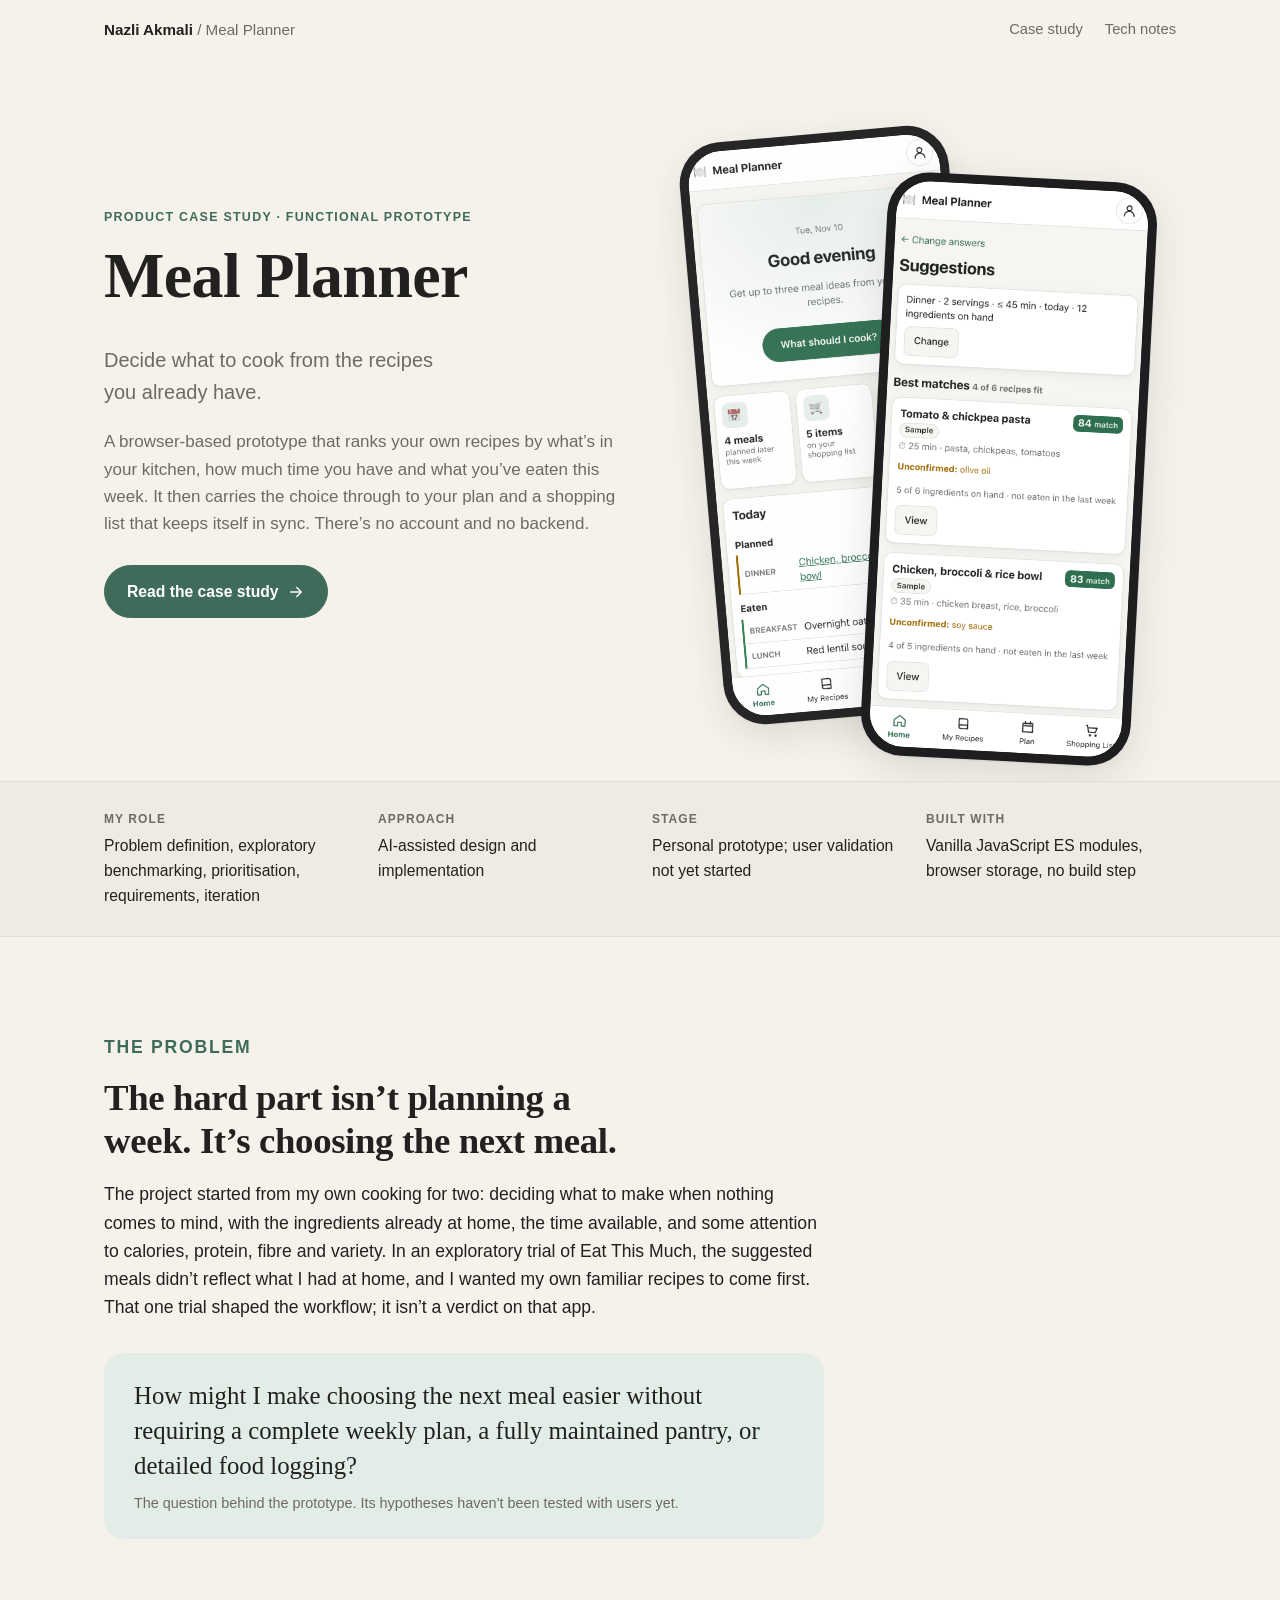
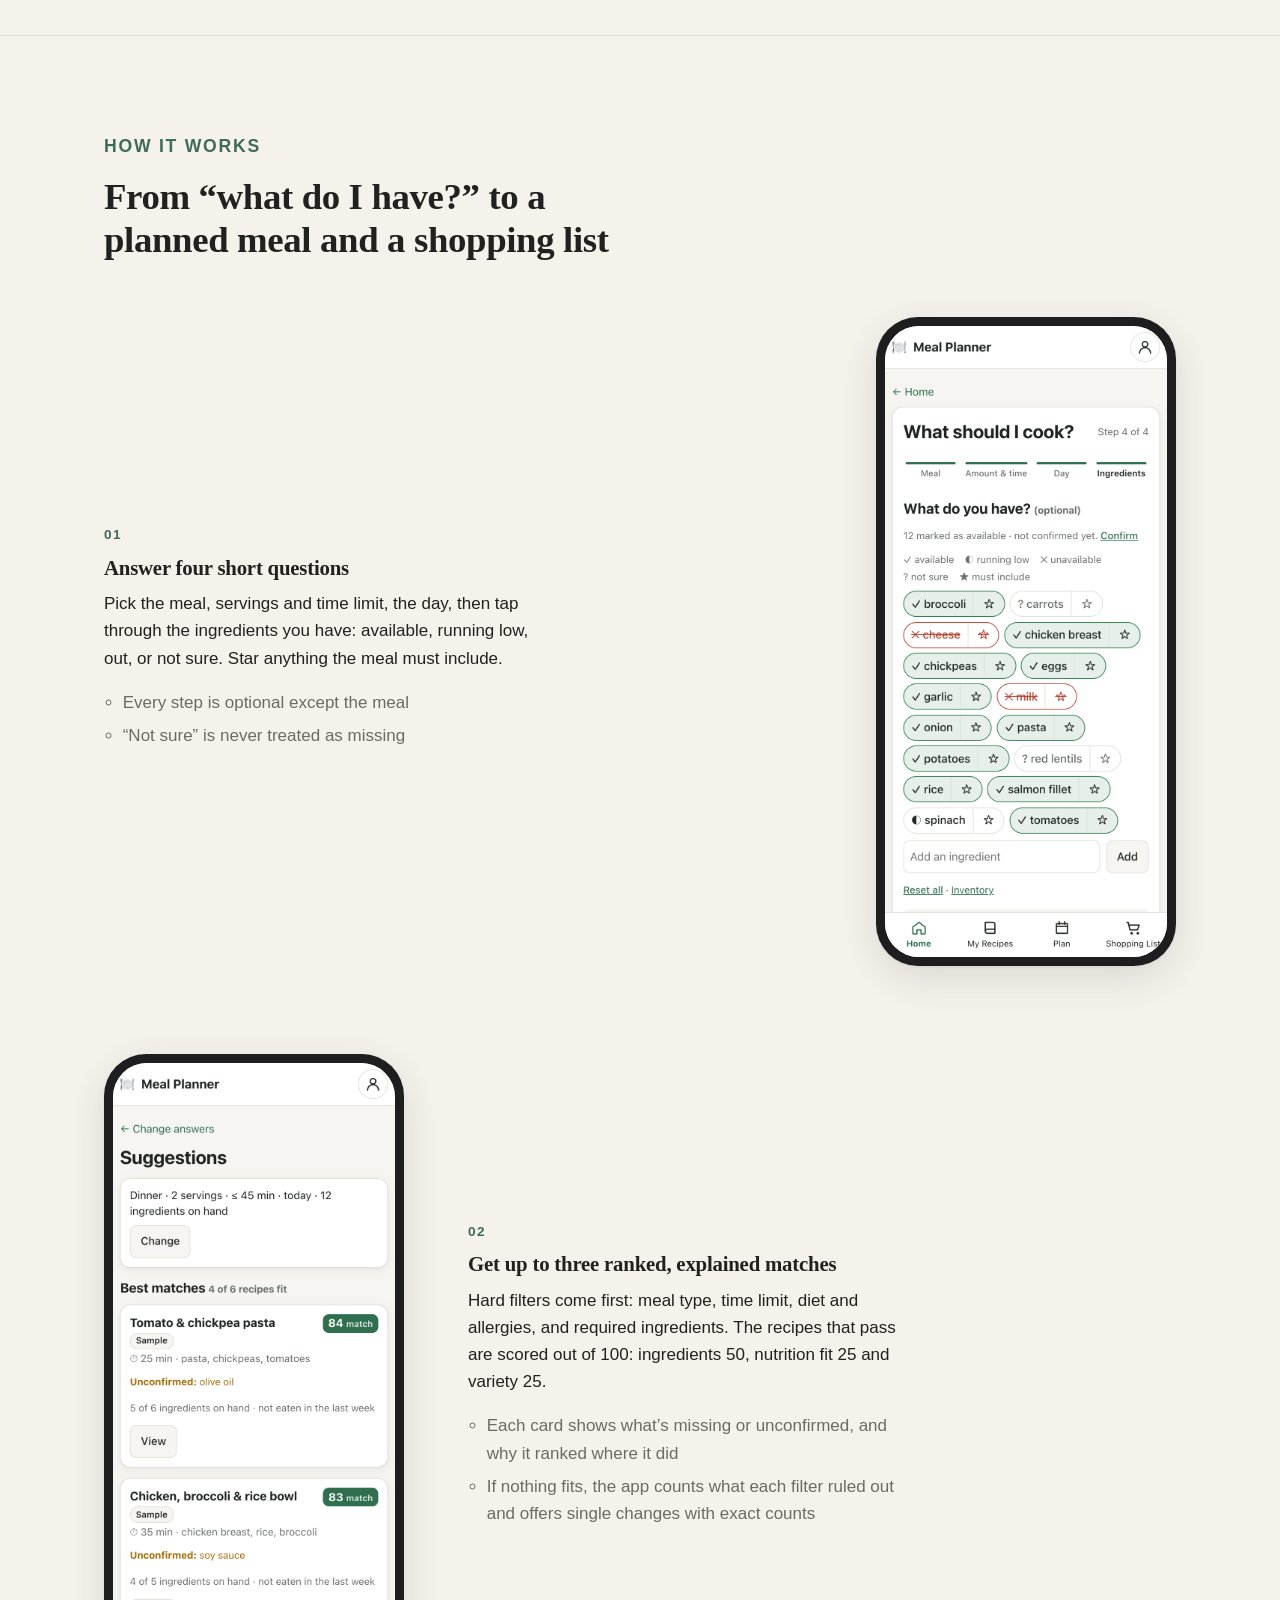
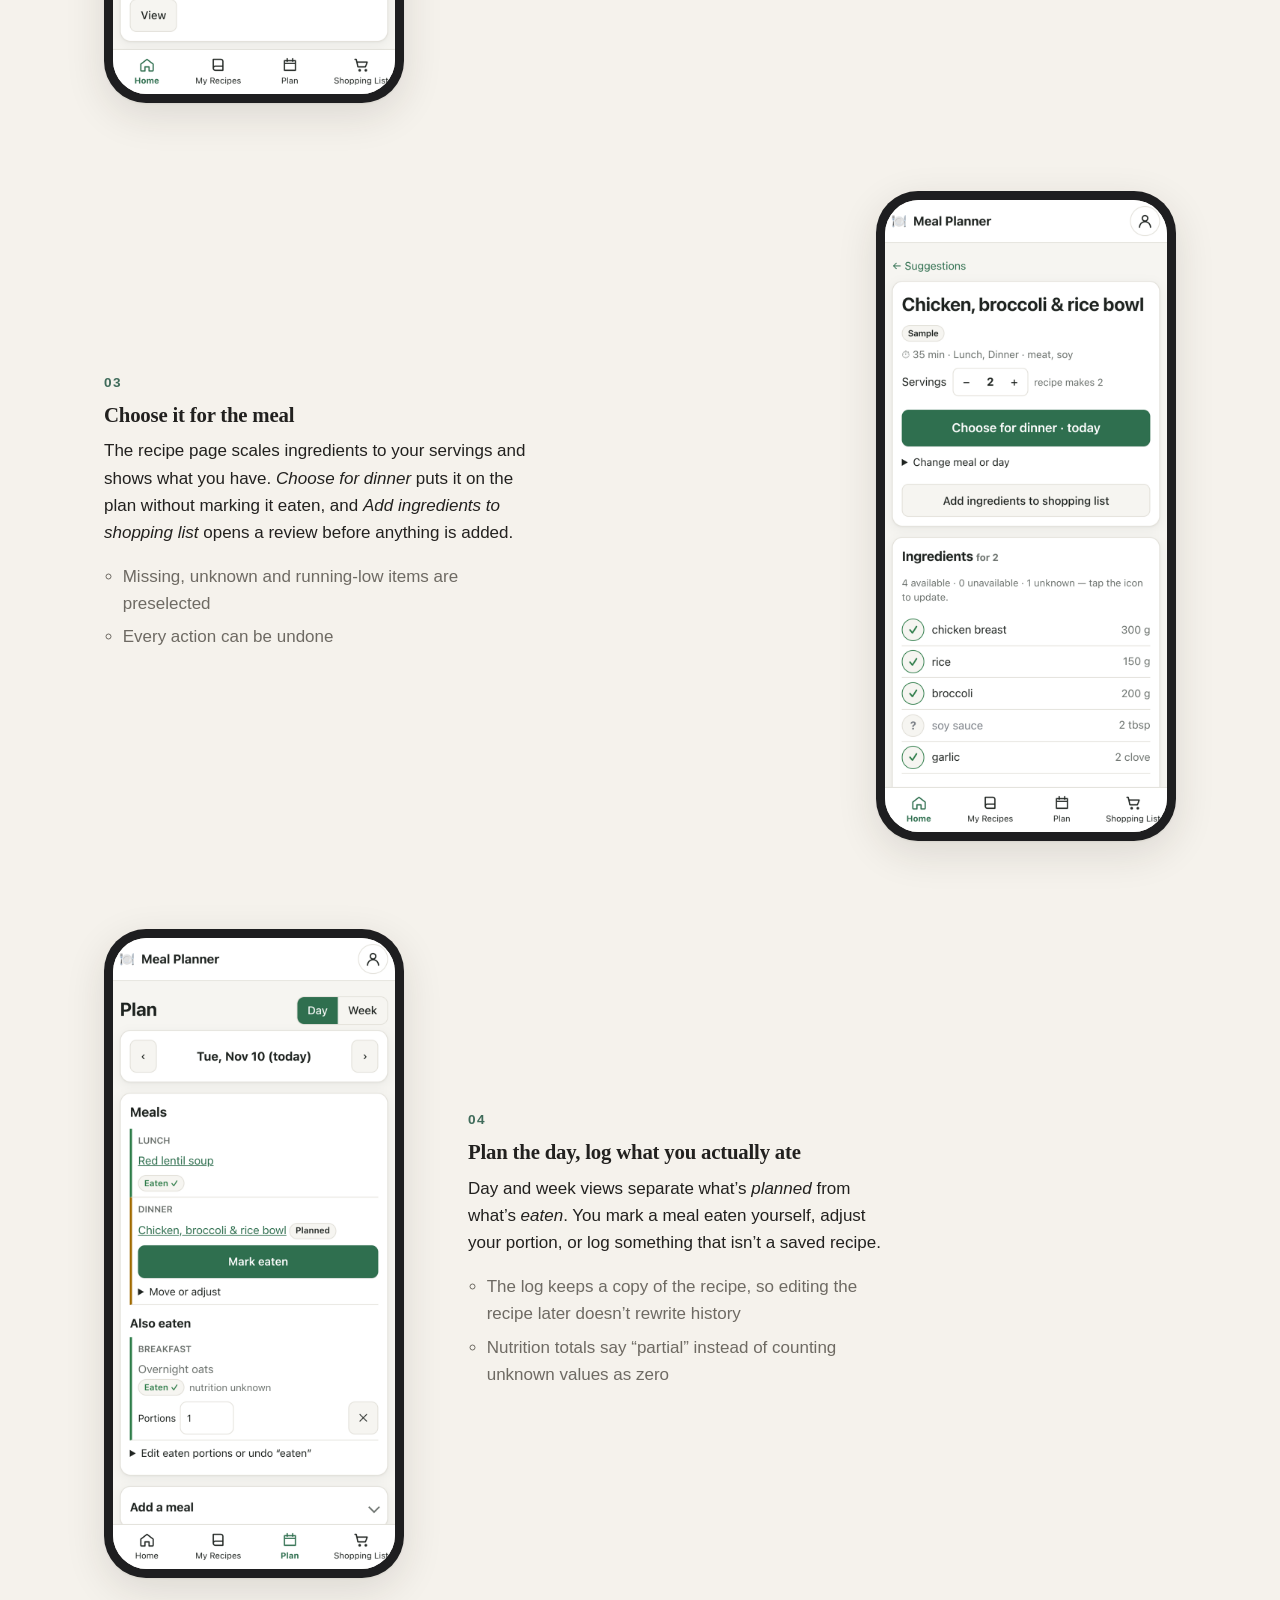
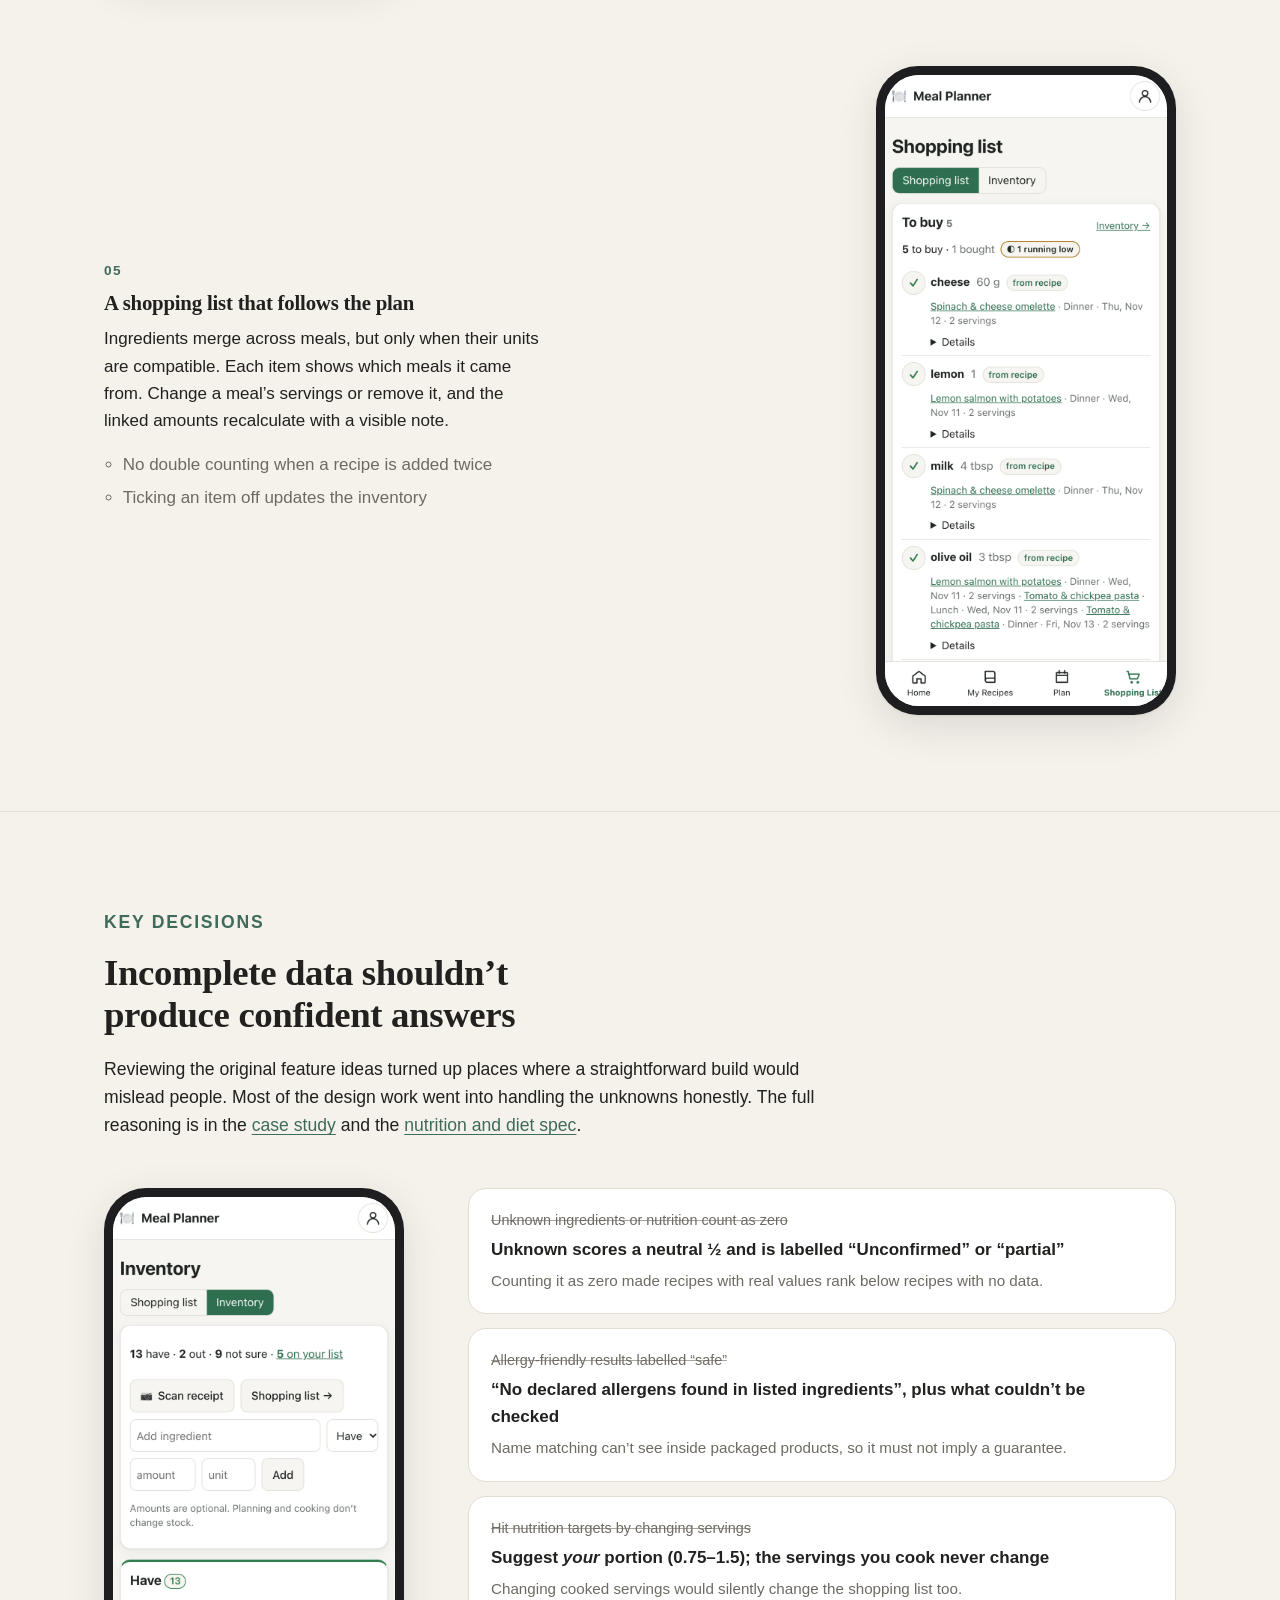
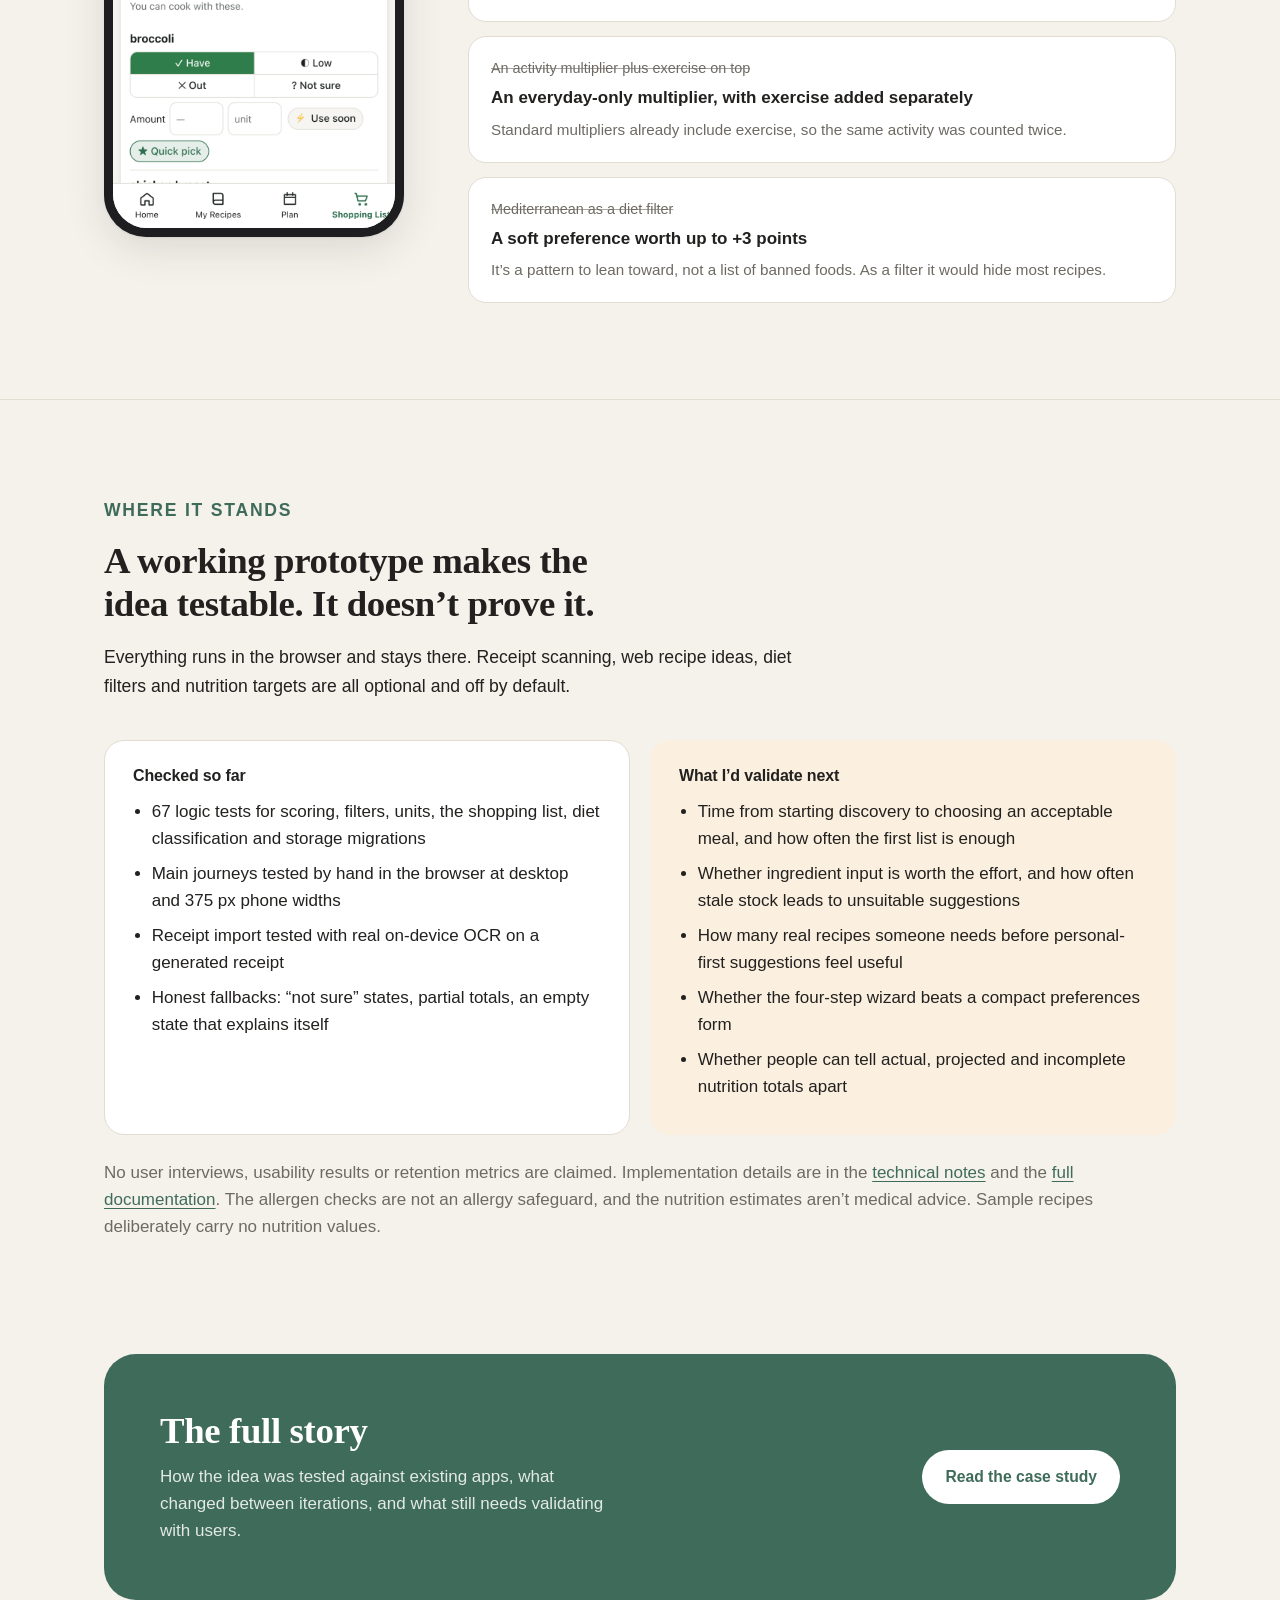
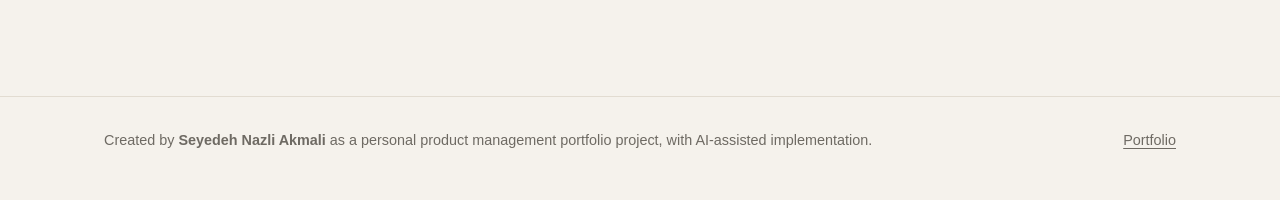
<file: meal-planner/index.html>
<!doctype html>
<html lang="en">
<head>
  <meta charset="utf-8">
  <meta name="viewport" content="width=device-width, initial-scale=1">
  <title>Meal Planner — Seyedeh Nazli Akmali</title>
  <meta name="description" content="A personal meal planner that suggests what to cook from your own recipes, based on what you have, your time, your diet and what you've eaten. Product case study and documentation.">
  <meta name="theme-color" content="#F5F2EC" media="(prefers-color-scheme: light)">
  <meta name="theme-color" content="#1A1A1C" media="(prefers-color-scheme: dark)">
  <meta property="og:title" content="Meal Planner">
  <meta property="og:description" content="Answers “What should I cook?” from your own recipes, then plans the meal and builds the shopping list. Product case study and documentation.">
  <meta property="og:type" content="website">
  <meta property="og:url" content="https://nazli-akmali.github.io/meal-planner/">
  <meta property="og:image" content="https://nazli-akmali.github.io/meal-planner/images/ranked-suggestions.png">
  <link rel="stylesheet" href="site.css">
  <link rel="icon" href="data:image/svg+xml,%3Csvg xmlns='http://www.w3.org/2000/svg' viewBox='0 0 32 32'%3E%3Crect width='32' height='32' rx='8' fill='%233F6B5A'/%3E%3Ccircle cx='16' cy='17' r='6.5' fill='none' stroke='white' stroke-width='1.8'/%3E%3Cpath d='M8 8v6M10 8v6M9 14v11M24 8c-1.6 1.4-2 3.6-2 6h2v11' fill='none' stroke='white' stroke-width='1.6' stroke-linecap='round' stroke-linejoin='round'/%3E%3C/svg%3E">
</head>
<body>
  <header class="topbar">
    <div class="wrap">
      <a class="brand" href="https://nazli-akmali.github.io/">Nazli Akmali <span>/ Meal Planner</span></a>
      <nav class="topnav" aria-label="Project">
        <a href="case-study/">Case study</a>
        <a class="hide-sm" href="technical-notes/">Tech notes</a>
        
      </nav>
    </div>
  </header>

  <main>
    <section class="hero">
      <div class="wrap">
        <div>
          <p class="eyebrow">Product case study · Functional prototype</p>
          <h1>Meal Planner</h1>
          <p class="lead">Decide what to cook from the recipes you already have.</p>
          <p class="muted">A browser-based prototype that ranks your own recipes by what’s in your kitchen, how much time you have and what you’ve eaten this week. It then carries the choice through to your plan and a shopping list that keeps itself in sync. There’s no account and no backend.</p>
          <div class="btns">
            <a class="btn primary" href="case-study/">Read the case study
              <svg viewBox="0 0 24 24" fill="none" stroke="currentColor" stroke-width="2" stroke-linecap="round" stroke-linejoin="round" aria-hidden="true"><path d="M5 12h14M13 6l6 6-6 6"/></svg></a>
          </div>
        </div>
        <div class="hero-phones" aria-hidden="true">
          <div class="phone back"><img src="images/home-today.png" alt="" width="390" height="844"></div>
          <div class="phone front"><img src="images/ranked-suggestions.png" alt="" width="390" height="844"></div>
        </div>
      </div>
    </section>

    <div class="facts">
      <div class="wrap">
        <dl>
          <div><dt>My role</dt><dd>Problem definition, exploratory benchmarking, prioritisation, requirements, iteration</dd></div>
          <div><dt>Approach</dt><dd>AI-assisted design and implementation</dd></div>
          <div><dt>Stage</dt><dd>Personal prototype; user validation not yet started</dd></div>
          <div><dt>Built with</dt><dd>Vanilla JavaScript ES modules, browser storage, no build step</dd></div>
        </dl>
      </div>
    </div>

    <section class="block" id="problem">
      <div class="wrap">
        <div class="intro">
          <p class="eyebrow">The problem</p>
          <h2>The hard part isn’t planning a week. It’s choosing the next meal.</h2>
          <p>The project started from my own cooking for two: deciding what to make when nothing comes to mind, with the ingredients already at home, the time available, and some attention to calories, protein, fibre and variety. In an exploratory trial of Eat This Much, the suggested meals didn’t reflect what I had at home, and I wanted my own familiar recipes to come first. That one trial shaped the workflow; it isn’t a verdict on that app.</p>
          <blockquote class="hypothesis">
            How might I make choosing the next meal easier without requiring a complete weekly plan, a fully maintained pantry, or detailed food logging?
            <footer>The question behind the prototype. Its hypotheses haven’t been tested with users yet.</footer>
          </blockquote>
        </div>
      </div>
    </section>

    <section class="block" id="how-it-works">
      <div class="wrap">
        <div class="intro">
          <p class="eyebrow">How it works</p>
          <h2>From “what do I have?” to a planned meal and a shopping list</h2>
        </div>
        <ol class="steps">
          <li class="step">
            <div class="step-text">
              <h3>Answer four short questions</h3>
              <p>Pick the meal, servings and time limit, the day, then tap through the ingredients you have: available, running low, out, or not sure. Star anything the meal must include.</p>
              <ul>
                <li>Every step is optional except the meal</li>
                <li>“Not sure” is never treated as missing</li>
              </ul>
            </div>
            <div class="phone"><img src="images/cook-ingredients.png" alt="Step 4 of 4, 'What do you have?', with ingredient chips marked available, running low, unavailable or not sure" width="390" height="844" loading="lazy"></div>
          </li>
          <li class="step">
            <div class="step-text">
              <h3>Get up to three ranked, explained matches</h3>
              <p>Hard filters come first: meal type, time limit, diet and allergies, and required ingredients. The recipes that pass are scored out of 100: ingredients 50, nutrition fit 25 and variety 25.</p>
              <ul>
                <li>Each card shows what’s missing or unconfirmed, and why it ranked where it did</li>
                <li>If nothing fits, the app counts what each filter ruled out and offers single changes with exact counts</li>
              </ul>
            </div>
            <div class="phone"><img src="images/ranked-suggestions.png" alt="Suggestions for dinner, 2 servings, under 45 minutes: Tomato and chickpea pasta scores 84 and a chicken, broccoli and rice bowl scores 83" width="390" height="844" loading="lazy"></div>
          </li>
          <li class="step">
            <div class="step-text">
              <h3>Choose it for the meal</h3>
              <p>The recipe page scales ingredients to your servings and shows what you have. <em>Choose for dinner</em> puts it on the plan without marking it eaten, and <em>Add ingredients to shopping list</em> opens a review before anything is added.</p>
              <ul>
                <li>Missing, unknown and running-low items are preselected</li>
                <li>Every action can be undone</li>
              </ul>
            </div>
            <div class="phone"><img src="images/recipe-details.png" alt="Recipe page for a chicken, broccoli and rice bowl with a servings stepper, a 'Choose for dinner · today' button and ingredients with availability checks" width="390" height="844" loading="lazy"></div>
          </li>
          <li class="step">
            <div class="step-text">
              <h3>Plan the day, log what you actually ate</h3>
              <p>Day and week views separate what’s <em>planned</em> from what’s <em>eaten</em>. You mark a meal eaten yourself, adjust your portion, or log something that isn’t a saved recipe.</p>
              <ul>
                <li>The log keeps a copy of the recipe, so editing the recipe later doesn’t rewrite history</li>
                <li>Nutrition totals say “partial” instead of counting unknown values as zero</li>
              </ul>
            </div>
            <div class="phone"><img src="images/day-plan.png" alt="Day plan for Tuesday: lunch eaten, dinner planned with a Mark eaten button, and an overnight oats breakfast logged" width="390" height="844" loading="lazy"></div>
          </li>
          <li class="step">
            <div class="step-text">
              <h3>A shopping list that follows the plan</h3>
              <p>Ingredients merge across meals, but only when their units are compatible. Each item shows which meals it came from. Change a meal’s servings or remove it, and the linked amounts recalculate with a visible note.</p>
              <ul>
                <li>No double counting when a recipe is added twice</li>
                <li>Ticking an item off updates the inventory</li>
              </ul>
            </div>
            <div class="phone"><img src="images/linked-shopping-list.png" alt="Shopping list with 5 items to buy and 1 bought, each linked to the planned meal and day it is for" width="390" height="844" loading="lazy"></div>
          </li>
        </ol>
      </div>
    </section>

    <section class="block" id="decisions">
      <div class="wrap">
        <div class="intro">
          <p class="eyebrow">Key decisions</p>
          <h2>Incomplete data shouldn’t produce confident answers</h2>
          <p>Reviewing the original feature ideas turned up places where a straightforward build would mislead people. Most of the design work went into handling the unknowns honestly. The full reasoning is in the <a href="case-study/">case study</a> and the <a href="nutrition-spec/">nutrition and diet spec</a>.</p>
        </div>
        <div class="decision">
          <div class="phone"><img src="images/inventory.png" alt="Inventory screen: 13 have, 2 out, 9 not sure, with Have, Low, Out and Not sure buttons for each ingredient" width="390" height="844" loading="lazy"></div>
          <div class="changes">
            <div class="change">
              <div class="from">Unknown ingredients or nutrition count as zero</div>
              <div class="to">Unknown scores a neutral ½ and is labelled “Unconfirmed” or “partial”</div>
              <p class="why">Counting it as zero made recipes with real values rank below recipes with no data.</p>
            </div>
            <div class="change">
              <div class="from">Allergy-friendly results labelled “safe”</div>
              <div class="to">“No declared allergens found in listed ingredients”, plus what couldn’t be checked</div>
              <p class="why">Name matching can’t see inside packaged products, so it must not imply a guarantee.</p>
            </div>
            <div class="change">
              <div class="from">Hit nutrition targets by changing servings</div>
              <div class="to">Suggest <em>your</em> portion (0.75–1.5); the servings you cook never change</div>
              <p class="why">Changing cooked servings would silently change the shopping list too.</p>
            </div>
            <div class="change">
              <div class="from">An activity multiplier plus exercise on top</div>
              <div class="to">An everyday-only multiplier, with exercise added separately</div>
              <p class="why">Standard multipliers already include exercise, so the same activity was counted twice.</p>
            </div>
            <div class="change">
              <div class="from">Mediterranean as a diet filter</div>
              <div class="to">A soft preference worth up to +3 points</div>
              <p class="why">It’s a pattern to lean toward, not a list of banned foods. As a filter it would hide most recipes.</p>
            </div>
          </div>
        </div>
      </div>
    </section>

    <section class="block" id="status">
      <div class="wrap">
        <div class="intro">
          <p class="eyebrow">Where it stands</p>
          <h2>A working prototype makes the idea testable. It doesn’t prove it.</h2>
          <p>Everything runs in the browser and stays there. Receipt scanning, web recipe ideas, diet filters and nutrition targets are all optional and off by default.</p>
        </div>
        <div class="status">
          <div class="card">
            <h3>Checked so far</h3>
            <ul>
              <li>67 logic tests for scoring, filters, units, the shopping list, diet classification and storage migrations</li>
              <li>Main journeys tested by hand in the browser at desktop and 375 px phone widths</li>
              <li>Receipt import tested with real on-device OCR on a generated receipt</li>
              <li>Honest fallbacks: “not sure” states, partial totals, an empty state that explains itself</li>
            </ul>
          </div>
          <div class="card open">
            <h3>What I’d validate next</h3>
            <ul>
              <li>Time from starting discovery to choosing an acceptable meal, and how often the first list is enough</li>
              <li>Whether ingredient input is worth the effort, and how often stale stock leads to unsuitable suggestions</li>
              <li>How many real recipes someone needs before personal-first suggestions feel useful</li>
              <li>Whether the four-step wizard beats a compact preferences form</li>
              <li>Whether people can tell actual, projected and incomplete nutrition totals apart</li>
            </ul>
          </div>
        </div>
        <p class="muted" style="margin-top:24px">No user interviews, usability results or retention metrics are claimed. Implementation details are in the <a href="technical-notes/">technical notes</a> and the <a href="docs/">full documentation</a>. The allergen checks are not an allergy safeguard, and the nutrition estimates aren’t medical advice. Sample recipes deliberately carry no nutrition values.</p>
      </div>
    </section>

    <div class="wrap">
      <div class="cta">
        <div>
          <h2>The full story</h2>
          <p>How the idea was tested against existing apps, what changed between iterations, and what still needs validating with users.</p>
        </div>
        <div class="btns">
          <a class="btn primary" href="case-study/">Read the case study</a>
        </div>
      </div>
    </div>
  </main>

  <footer class="footer">
    <div class="wrap">
      <span>Created by <strong>Seyedeh Nazli Akmali</strong> as a personal product management portfolio project, with AI-assisted implementation.</span>
      <span><a href="https://nazli-akmali.github.io/">Portfolio</a></span>
    </div>
  </footer>

  <script>
    const bar = document.querySelector('.topbar');
    const onScroll = () => bar.classList.toggle('scrolled', scrollY > 8);
    addEventListener('scroll', onScroll, { passive: true }); onScroll();
  </script>
</body>
</html>
</file>
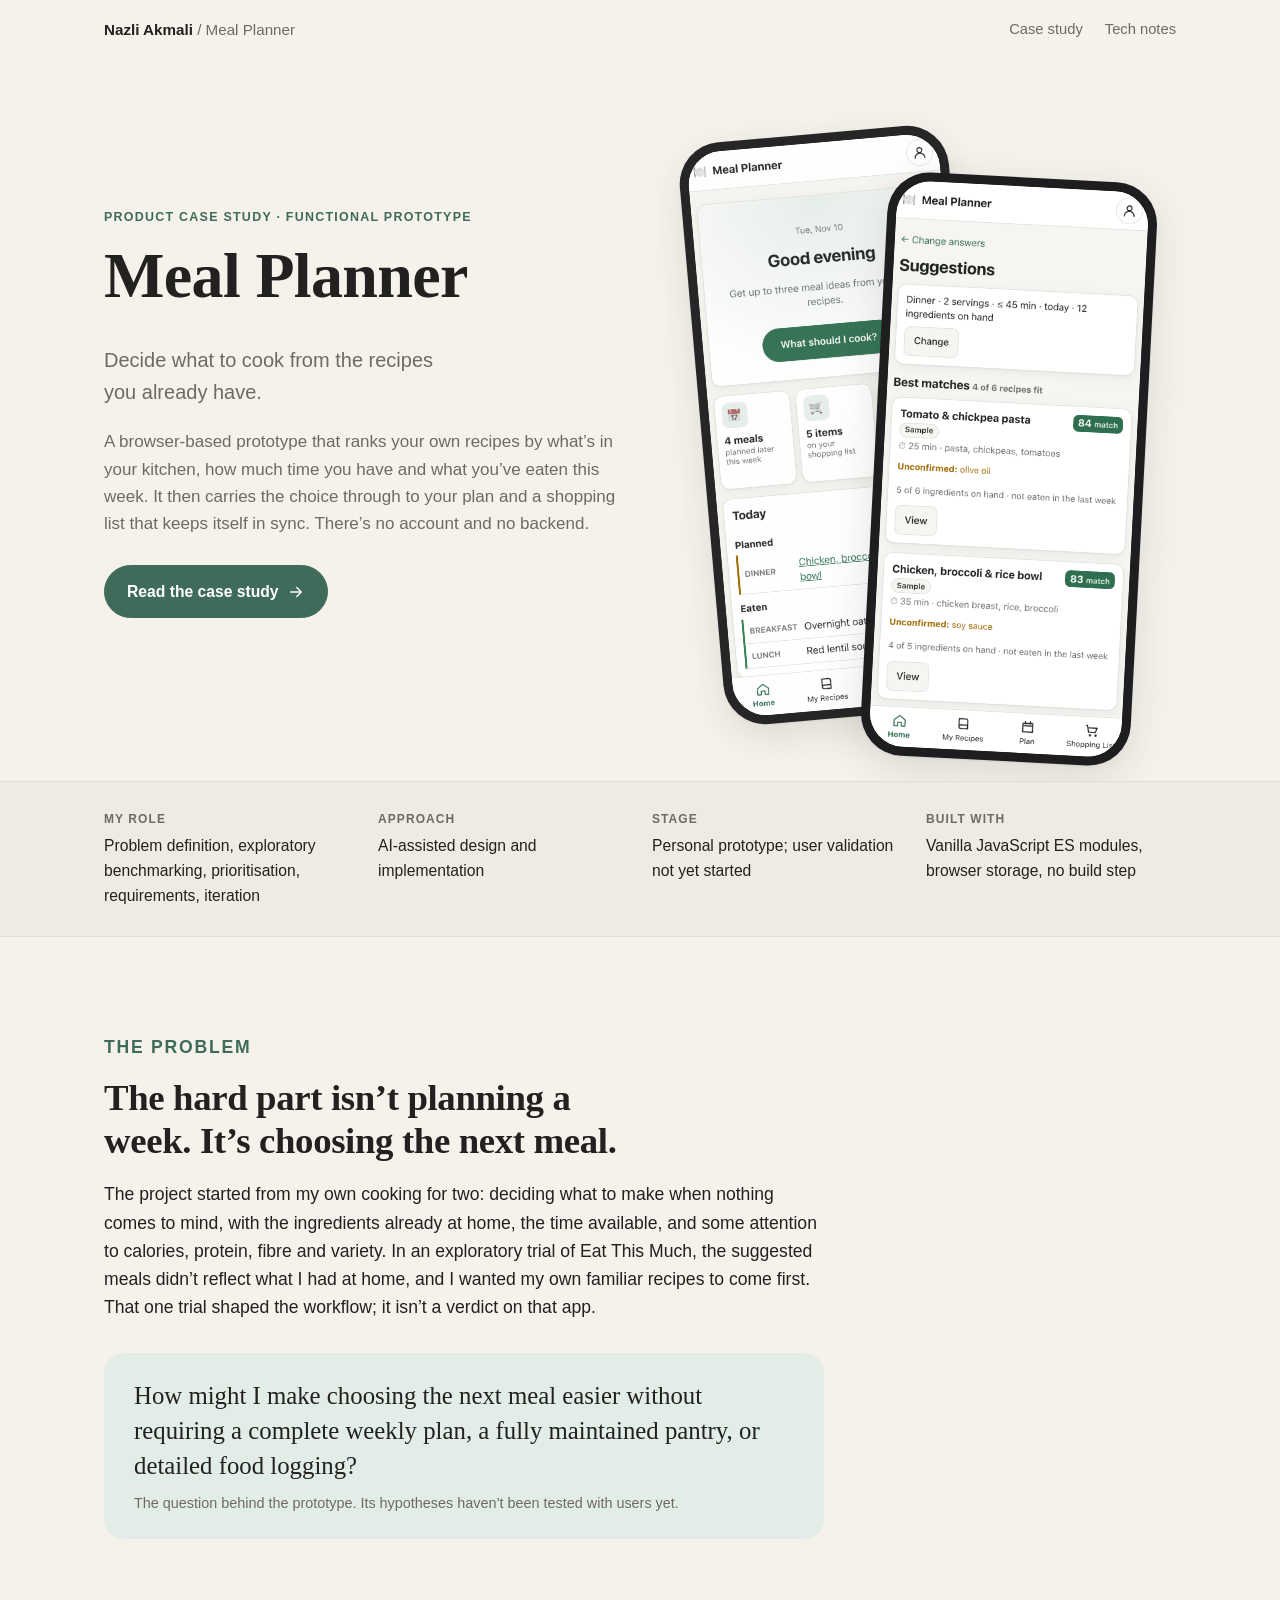
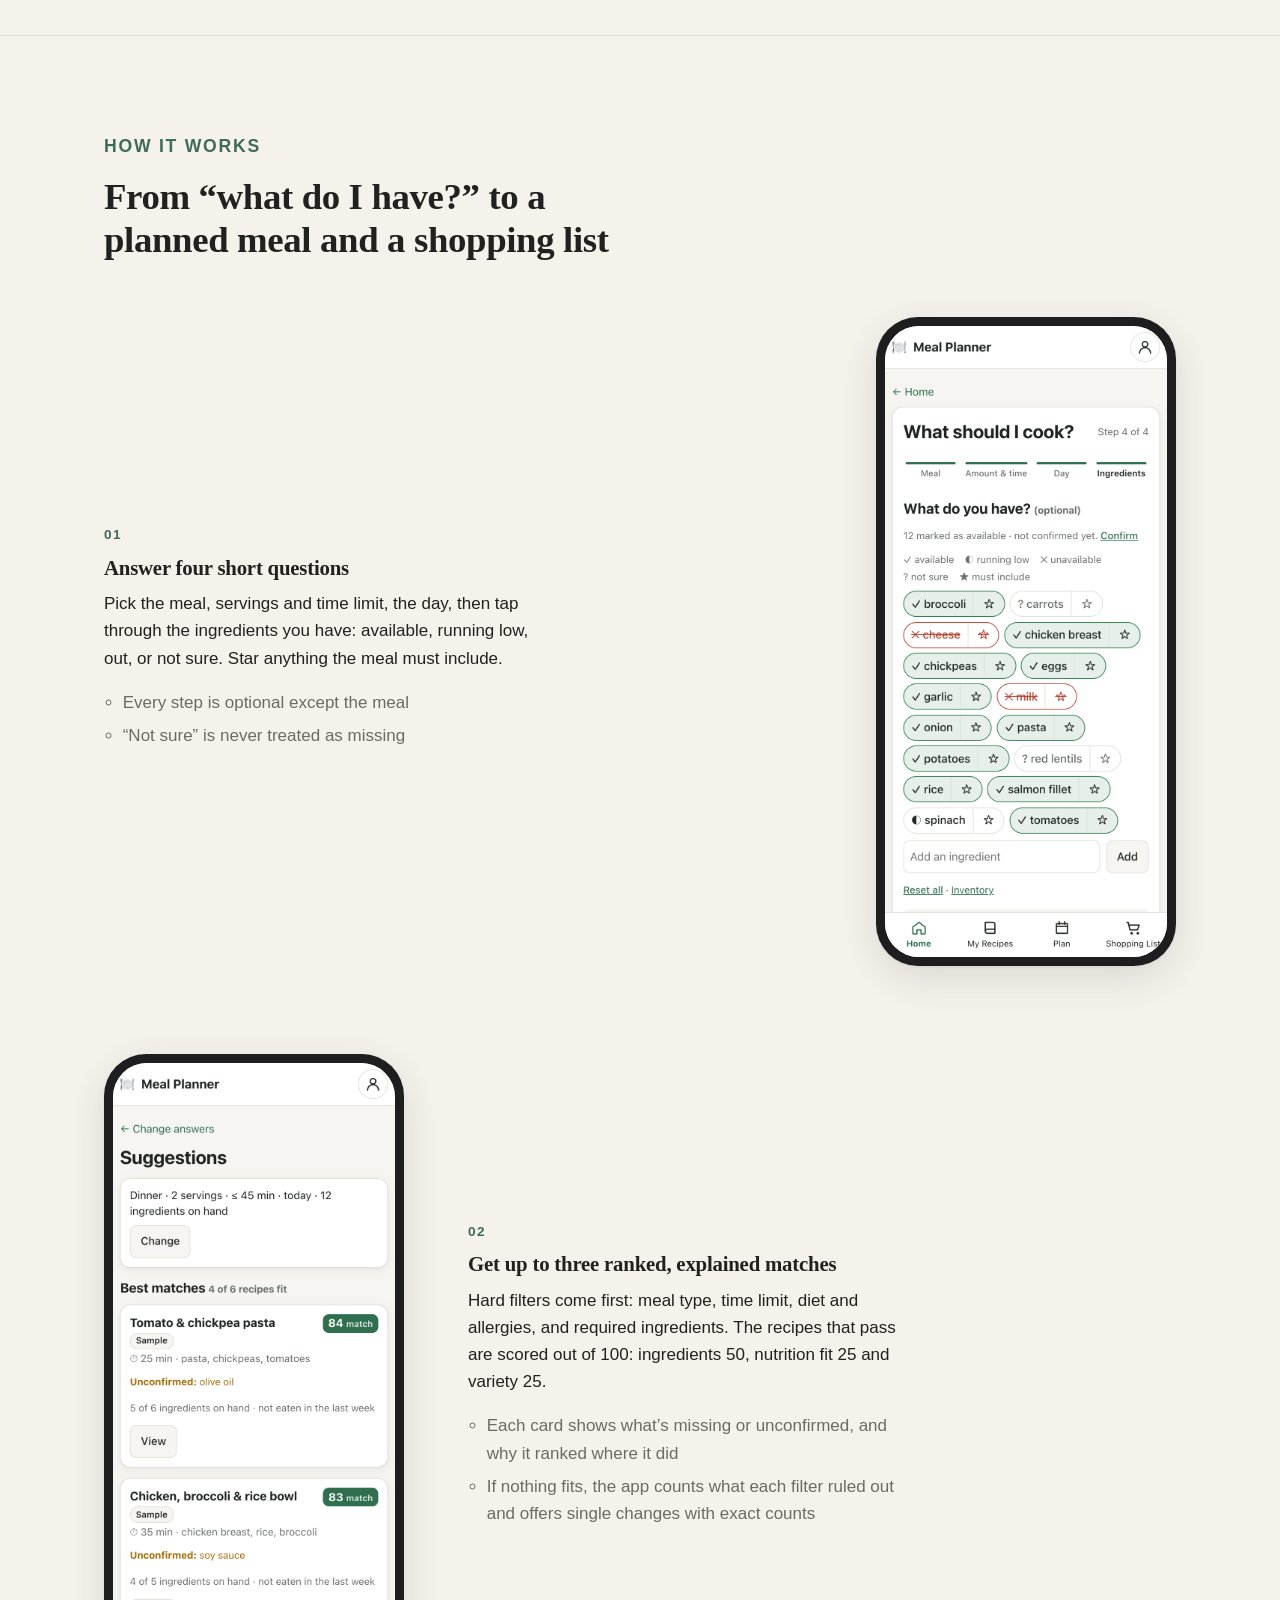
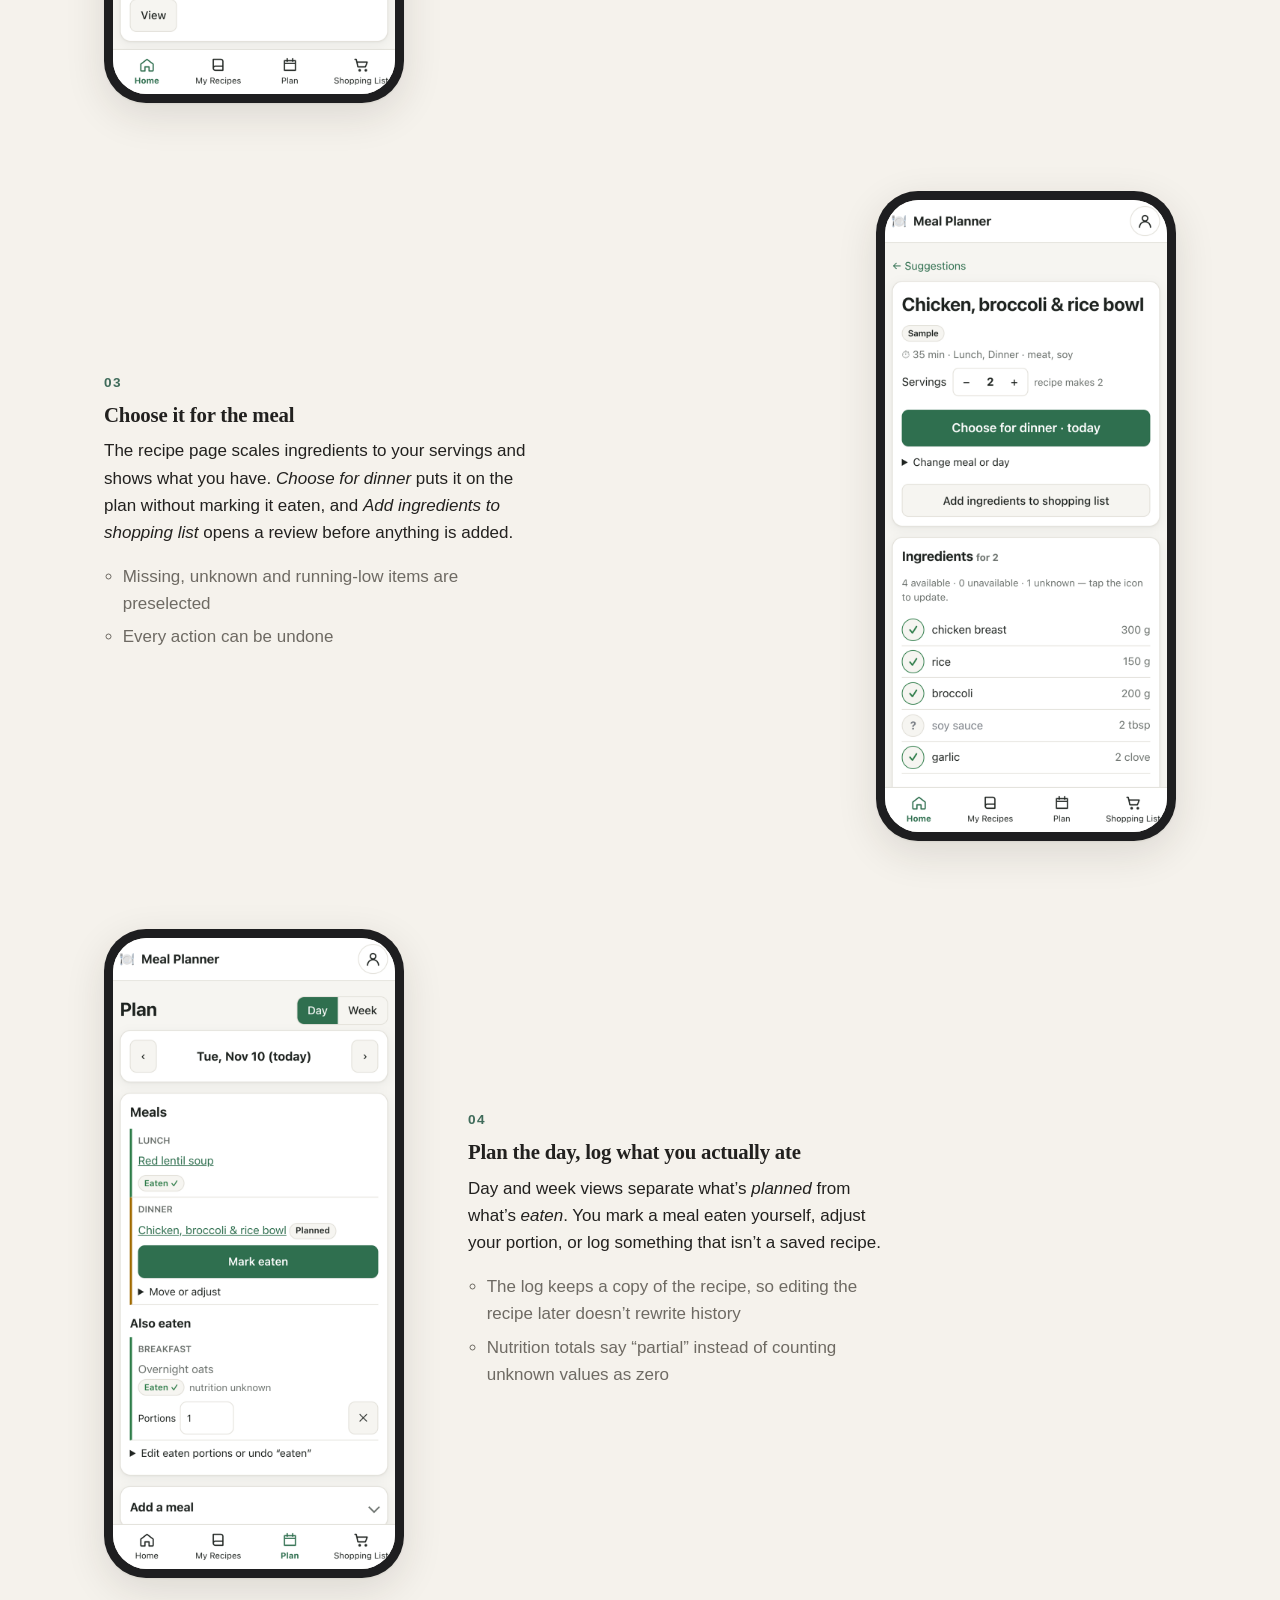
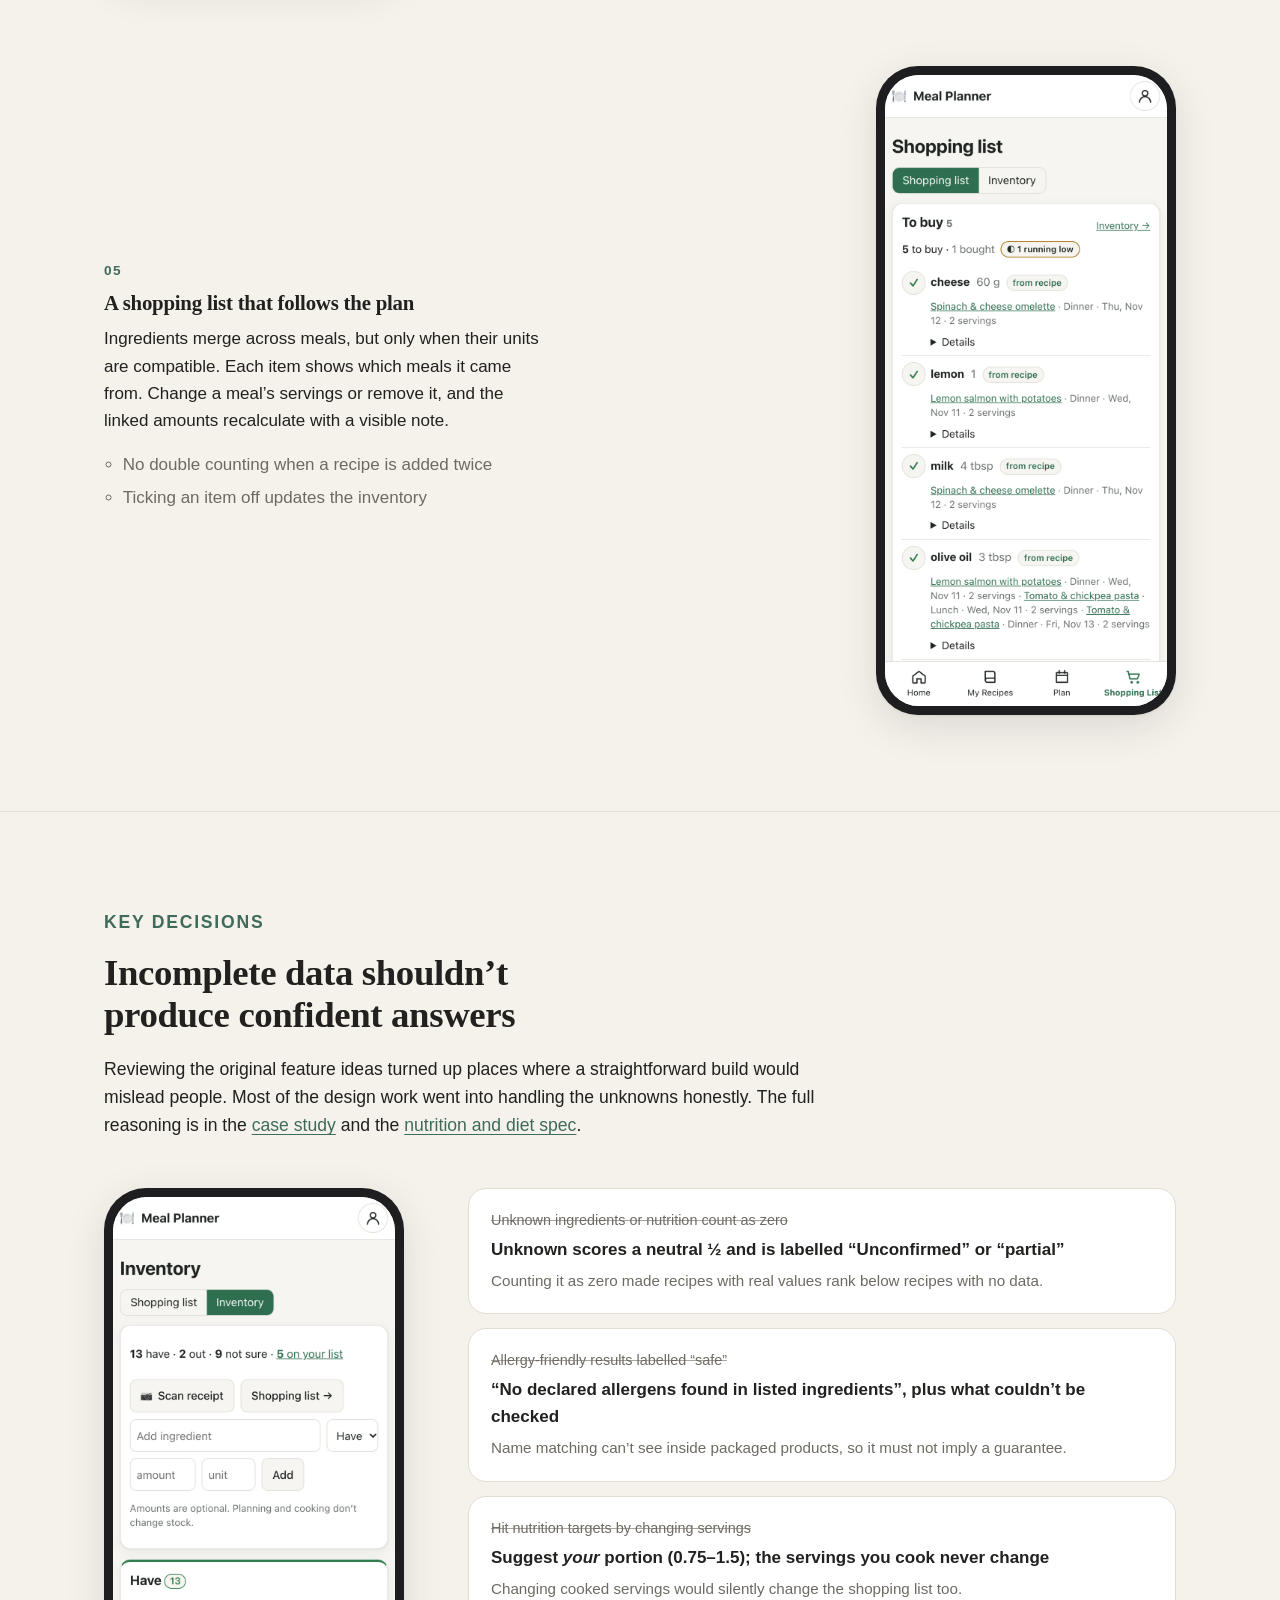
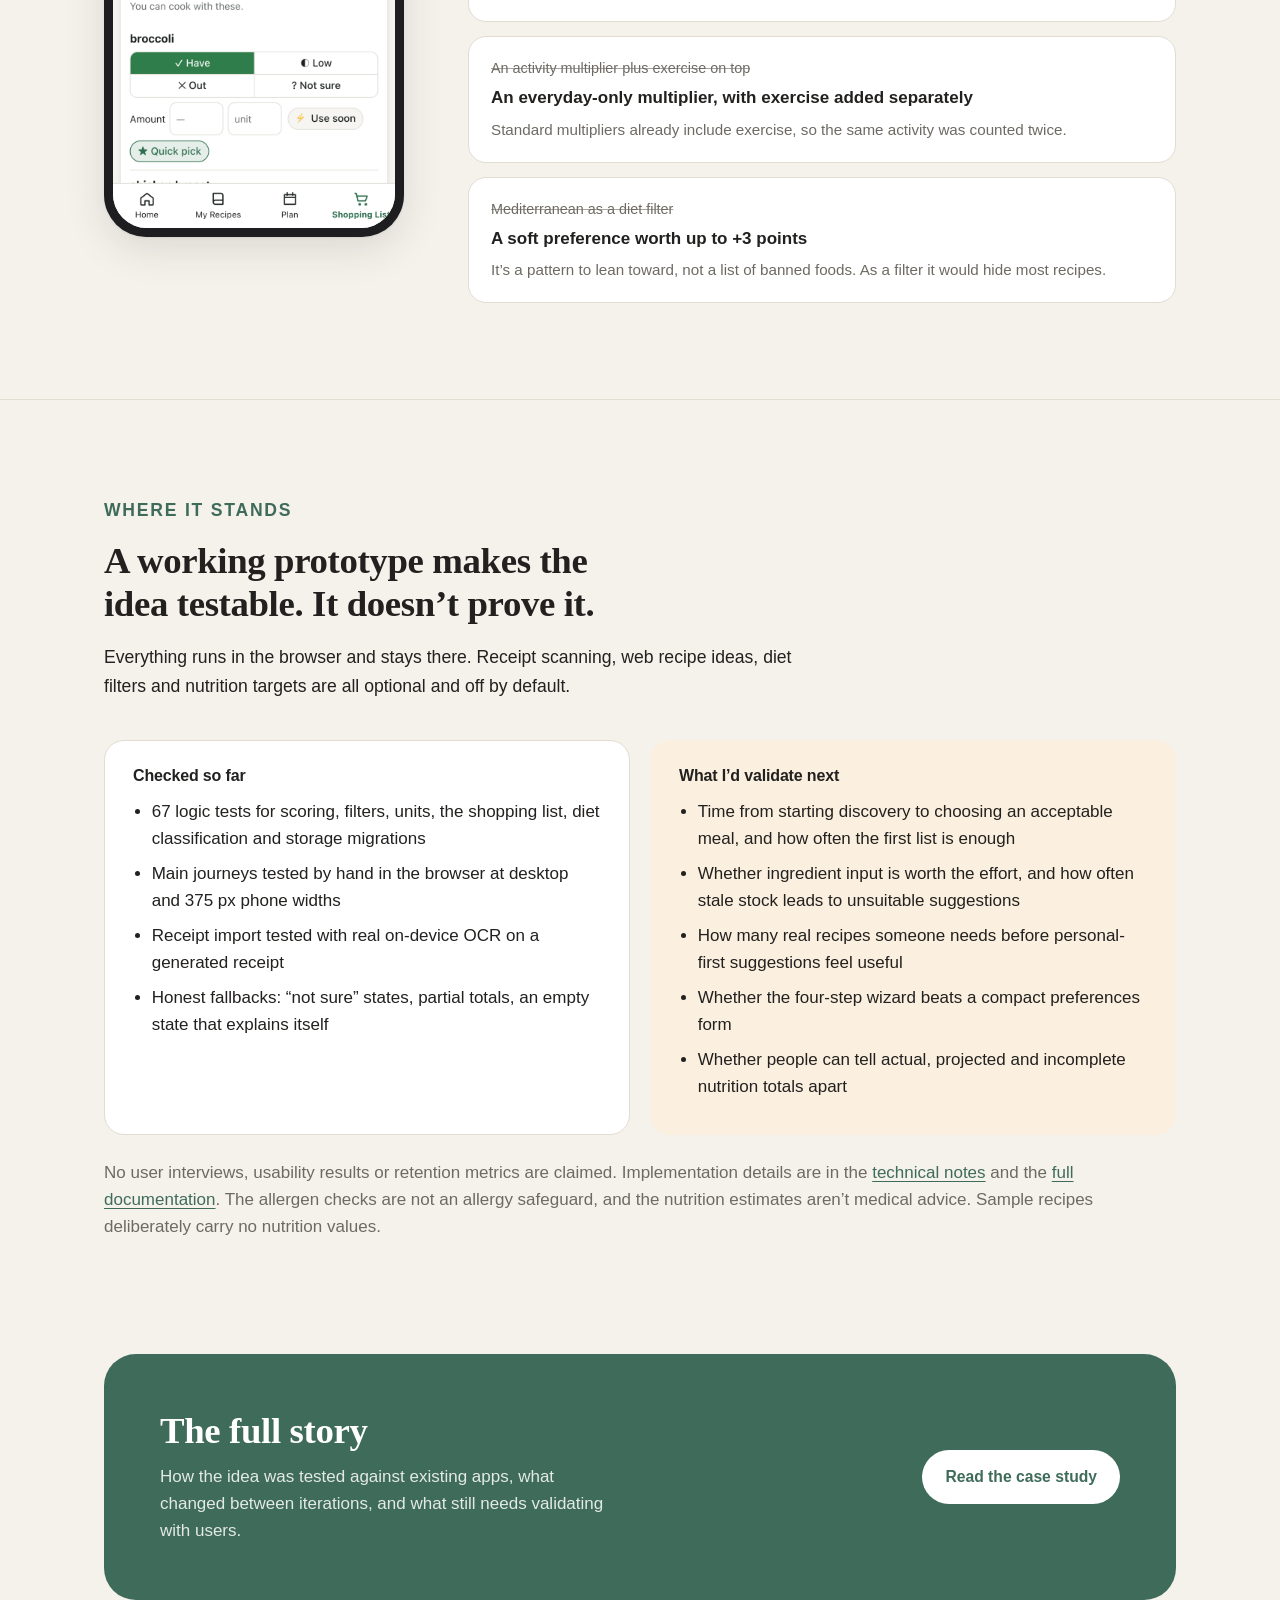
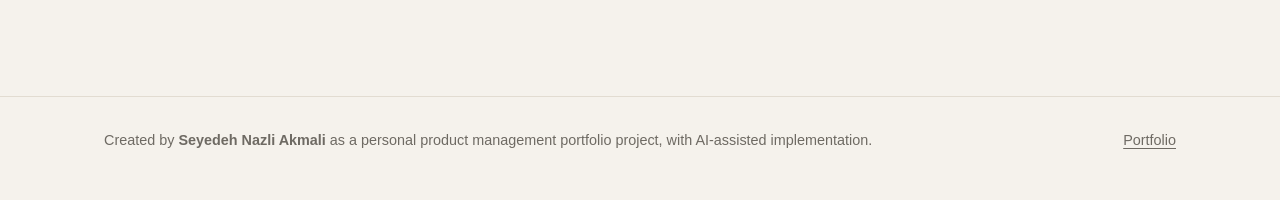
<file: meal-recommender/index.html>
<!doctype html>
<html lang="en">
<head>
  <meta charset="utf-8">
  <meta name="viewport" content="width=device-width, initial-scale=1">
  <title>Meal Planner — Seyedeh Nazli Akmali</title>
  <meta name="description" content="A personal meal planner that suggests what to cook from your own recipes, based on what you have, your time, your diet and what you've eaten. Product case study and documentation.">
  <meta name="theme-color" content="#F5F2EC" media="(prefers-color-scheme: light)">
  <meta name="theme-color" content="#1A1A1C" media="(prefers-color-scheme: dark)">
  <meta property="og:title" content="Meal Planner">
  <meta property="og:description" content="Answers “What should I cook?” from your own recipes, then plans the meal and builds the shopping list. Product case study and documentation.">
  <meta property="og:type" content="website">
  <meta property="og:url" content="https://nazli-akmali.github.io/meal-recommender/">
  <meta property="og:image" content="https://nazli-akmali.github.io/meal-recommender/images/ranked-suggestions.png">
  <link rel="stylesheet" href="site.css">
  <link rel="icon" href="data:image/svg+xml,%3Csvg xmlns='http://www.w3.org/2000/svg' viewBox='0 0 32 32'%3E%3Crect width='32' height='32' rx='8' fill='%233F6B5A'/%3E%3Ccircle cx='16' cy='17' r='6.5' fill='none' stroke='white' stroke-width='1.8'/%3E%3Cpath d='M8 8v6M10 8v6M9 14v11M24 8c-1.6 1.4-2 3.6-2 6h2v11' fill='none' stroke='white' stroke-width='1.6' stroke-linecap='round' stroke-linejoin='round'/%3E%3C/svg%3E">
</head>
<body>
  <header class="topbar">
    <div class="wrap">
      <a class="brand" href="https://nazli-akmali.github.io/">Nazli Akmali <span>/ Meal Planner</span></a>
      <nav class="topnav" aria-label="Project">
        <a href="case-study/">Case study</a>
        <a class="hide-sm" href="technical-notes/">Tech notes</a>
        
      </nav>
    </div>
  </header>

  <main>
    <section class="hero">
      <div class="wrap">
        <div>
          <p class="eyebrow">Product case study · Functional prototype</p>
          <h1>Meal Planner</h1>
          <p class="lead">Decide what to cook from the recipes you already have.</p>
          <p class="muted">A browser-based prototype that ranks your own recipes by what’s in your kitchen, how much time you have and what you’ve eaten this week. It then carries the choice through to your plan and a shopping list that keeps itself in sync. There’s no account and no backend.</p>
          <div class="btns">
            <a class="btn primary" href="case-study/">Read the case study
              <svg viewBox="0 0 24 24" fill="none" stroke="currentColor" stroke-width="2" stroke-linecap="round" stroke-linejoin="round" aria-hidden="true"><path d="M5 12h14M13 6l6 6-6 6"/></svg></a>
          </div>
        </div>
        <div class="hero-phones" aria-hidden="true">
          <div class="phone back"><img src="images/home-today.png" alt="" width="390" height="844"></div>
          <div class="phone front"><img src="images/ranked-suggestions.png" alt="" width="390" height="844"></div>
        </div>
      </div>
    </section>

    <div class="facts">
      <div class="wrap">
        <dl>
          <div><dt>My role</dt><dd>Problem definition, exploratory benchmarking, prioritisation, requirements, iteration</dd></div>
          <div><dt>Approach</dt><dd>AI-assisted design and implementation</dd></div>
          <div><dt>Stage</dt><dd>Personal prototype; user validation not yet started</dd></div>
          <div><dt>Built with</dt><dd>Vanilla JavaScript ES modules, browser storage, no build step</dd></div>
        </dl>
      </div>
    </div>

    <section class="block" id="problem">
      <div class="wrap">
        <div class="intro">
          <p class="eyebrow">The problem</p>
          <h2>The hard part isn’t planning a week. It’s choosing the next meal.</h2>
          <p>The project started from my own cooking for two: deciding what to make when nothing comes to mind, with the ingredients already at home, the time available, and some attention to calories, protein, fibre and variety. In an exploratory trial of Eat This Much, the suggested meals didn’t reflect what I had at home, and I wanted my own familiar recipes to come first. That one trial shaped the workflow; it isn’t a verdict on that app.</p>
          <blockquote class="hypothesis">
            How might I make choosing the next meal easier without requiring a complete weekly plan, a fully maintained pantry, or detailed food logging?
            <footer>The question behind the prototype. Its hypotheses haven’t been tested with users yet.</footer>
          </blockquote>
        </div>
      </div>
    </section>

    <section class="block" id="how-it-works">
      <div class="wrap">
        <div class="intro">
          <p class="eyebrow">How it works</p>
          <h2>From “what do I have?” to a planned meal and a shopping list</h2>
        </div>
        <ol class="steps">
          <li class="step">
            <div class="step-text">
              <h3>Answer four short questions</h3>
              <p>Pick the meal, servings and time limit, the day, then tap through the ingredients you have: available, running low, out, or not sure. Star anything the meal must include.</p>
              <ul>
                <li>Every step is optional except the meal</li>
                <li>“Not sure” is never treated as missing</li>
              </ul>
            </div>
            <div class="phone"><img src="images/cook-ingredients.png" alt="Step 4 of 4, 'What do you have?', with ingredient chips marked available, running low, unavailable or not sure" width="390" height="844" loading="lazy"></div>
          </li>
          <li class="step">
            <div class="step-text">
              <h3>Get up to three ranked, explained matches</h3>
              <p>Hard filters come first: meal type, time limit, diet and allergies, and required ingredients. The recipes that pass are scored out of 100: ingredients 50, nutrition fit 25 and variety 25.</p>
              <ul>
                <li>Each card shows what’s missing or unconfirmed, and why it ranked where it did</li>
                <li>If nothing fits, the app counts what each filter ruled out and offers single changes with exact counts</li>
              </ul>
            </div>
            <div class="phone"><img src="images/ranked-suggestions.png" alt="Suggestions for dinner, 2 servings, under 45 minutes: Tomato and chickpea pasta scores 84 and a chicken, broccoli and rice bowl scores 83" width="390" height="844" loading="lazy"></div>
          </li>
          <li class="step">
            <div class="step-text">
              <h3>Choose it for the meal</h3>
              <p>The recipe page scales ingredients to your servings and shows what you have. <em>Choose for dinner</em> puts it on the plan without marking it eaten, and <em>Add ingredients to shopping list</em> opens a review before anything is added.</p>
              <ul>
                <li>Missing, unknown and running-low items are preselected</li>
                <li>Every action can be undone</li>
              </ul>
            </div>
            <div class="phone"><img src="images/recipe-details.png" alt="Recipe page for a chicken, broccoli and rice bowl with a servings stepper, a 'Choose for dinner · today' button and ingredients with availability checks" width="390" height="844" loading="lazy"></div>
          </li>
          <li class="step">
            <div class="step-text">
              <h3>Plan the day, log what you actually ate</h3>
              <p>Day and week views separate what’s <em>planned</em> from what’s <em>eaten</em>. You mark a meal eaten yourself, adjust your portion, or log something that isn’t a saved recipe.</p>
              <ul>
                <li>The log keeps a copy of the recipe, so editing the recipe later doesn’t rewrite history</li>
                <li>Nutrition totals say “partial” instead of counting unknown values as zero</li>
              </ul>
            </div>
            <div class="phone"><img src="images/day-plan.png" alt="Day plan for Tuesday: lunch eaten, dinner planned with a Mark eaten button, and an overnight oats breakfast logged" width="390" height="844" loading="lazy"></div>
          </li>
          <li class="step">
            <div class="step-text">
              <h3>A shopping list that follows the plan</h3>
              <p>Ingredients merge across meals, but only when their units are compatible. Each item shows which meals it came from. Change a meal’s servings or remove it, and the linked amounts recalculate with a visible note.</p>
              <ul>
                <li>No double counting when a recipe is added twice</li>
                <li>Ticking an item off updates the inventory</li>
              </ul>
            </div>
            <div class="phone"><img src="images/linked-shopping-list.png" alt="Shopping list with 5 items to buy and 1 bought, each linked to the planned meal and day it is for" width="390" height="844" loading="lazy"></div>
          </li>
        </ol>
      </div>
    </section>

    <section class="block" id="decisions">
      <div class="wrap">
        <div class="intro">
          <p class="eyebrow">Key decisions</p>
          <h2>Incomplete data shouldn’t produce confident answers</h2>
          <p>Reviewing the original feature ideas turned up places where a straightforward build would mislead people. Most of the design work went into handling the unknowns honestly. The full reasoning is in the <a href="case-study/">case study</a> and the <a href="nutrition-spec/">nutrition and diet spec</a>.</p>
        </div>
        <div class="decision">
          <div class="phone"><img src="images/inventory.png" alt="Inventory screen: 13 have, 2 out, 9 not sure, with Have, Low, Out and Not sure buttons for each ingredient" width="390" height="844" loading="lazy"></div>
          <div class="changes">
            <div class="change">
              <div class="from">Unknown ingredients or nutrition count as zero</div>
              <div class="to">Unknown scores a neutral ½ and is labelled “Unconfirmed” or “partial”</div>
              <p class="why">Counting it as zero made recipes with real values rank below recipes with no data.</p>
            </div>
            <div class="change">
              <div class="from">Allergy-friendly results labelled “safe”</div>
              <div class="to">“No declared allergens found in listed ingredients”, plus what couldn’t be checked</div>
              <p class="why">Name matching can’t see inside packaged products, so it must not imply a guarantee.</p>
            </div>
            <div class="change">
              <div class="from">Hit nutrition targets by changing servings</div>
              <div class="to">Suggest <em>your</em> portion (0.75–1.5); the servings you cook never change</div>
              <p class="why">Changing cooked servings would silently change the shopping list too.</p>
            </div>
            <div class="change">
              <div class="from">An activity multiplier plus exercise on top</div>
              <div class="to">An everyday-only multiplier, with exercise added separately</div>
              <p class="why">Standard multipliers already include exercise, so the same activity was counted twice.</p>
            </div>
            <div class="change">
              <div class="from">Mediterranean as a diet filter</div>
              <div class="to">A soft preference worth up to +3 points</div>
              <p class="why">It’s a pattern to lean toward, not a list of banned foods. As a filter it would hide most recipes.</p>
            </div>
          </div>
        </div>
      </div>
    </section>

    <section class="block" id="status">
      <div class="wrap">
        <div class="intro">
          <p class="eyebrow">Where it stands</p>
          <h2>A working prototype makes the idea testable. It doesn’t prove it.</h2>
          <p>Everything runs in the browser and stays there. Receipt scanning, web recipe ideas, diet filters and nutrition targets are all optional and off by default.</p>
        </div>
        <div class="status">
          <div class="card">
            <h3>Checked so far</h3>
            <ul>
              <li>67 logic tests for scoring, filters, units, the shopping list, diet classification and storage migrations</li>
              <li>Main journeys tested by hand in the browser at desktop and 375 px phone widths</li>
              <li>Receipt import tested with real on-device OCR on a generated receipt</li>
              <li>Honest fallbacks: “not sure” states, partial totals, an empty state that explains itself</li>
            </ul>
          </div>
          <div class="card open">
            <h3>What I’d validate next</h3>
            <ul>
              <li>Time from starting discovery to choosing an acceptable meal, and how often the first list is enough</li>
              <li>Whether ingredient input is worth the effort, and how often stale stock leads to unsuitable suggestions</li>
              <li>How many real recipes someone needs before personal-first suggestions feel useful</li>
              <li>Whether the four-step wizard beats a compact preferences form</li>
              <li>Whether people can tell actual, projected and incomplete nutrition totals apart</li>
            </ul>
          </div>
        </div>
        <p class="muted" style="margin-top:24px">No user interviews, usability results or retention metrics are claimed. Implementation details are in the <a href="technical-notes/">technical notes</a> and the <a href="docs/">full documentation</a>. The allergen checks are not an allergy safeguard, and the nutrition estimates aren’t medical advice. Sample recipes deliberately carry no nutrition values.</p>
      </div>
    </section>

    <div class="wrap">
      <div class="cta">
        <div>
          <h2>The full story</h2>
          <p>How the idea was tested against existing apps, what changed between iterations, and what still needs validating with users.</p>
        </div>
        <div class="btns">
          <a class="btn primary" href="case-study/">Read the case study</a>
        </div>
      </div>
    </div>
  </main>

  <footer class="footer">
    <div class="wrap">
      <span>Created by <strong>Seyedeh Nazli Akmali</strong> as a personal product management portfolio project, with AI-assisted implementation.</span>
      <span><a href="https://nazli-akmali.github.io/">Portfolio</a></span>
    </div>
  </footer>

  <script>
    const bar = document.querySelector('.topbar');
    const onScroll = () => bar.classList.toggle('scrolled', scrollY > 8);
    addEventListener('scroll', onScroll, { passive: true }); onScroll();
  </script>
</body>
</html>
</file>
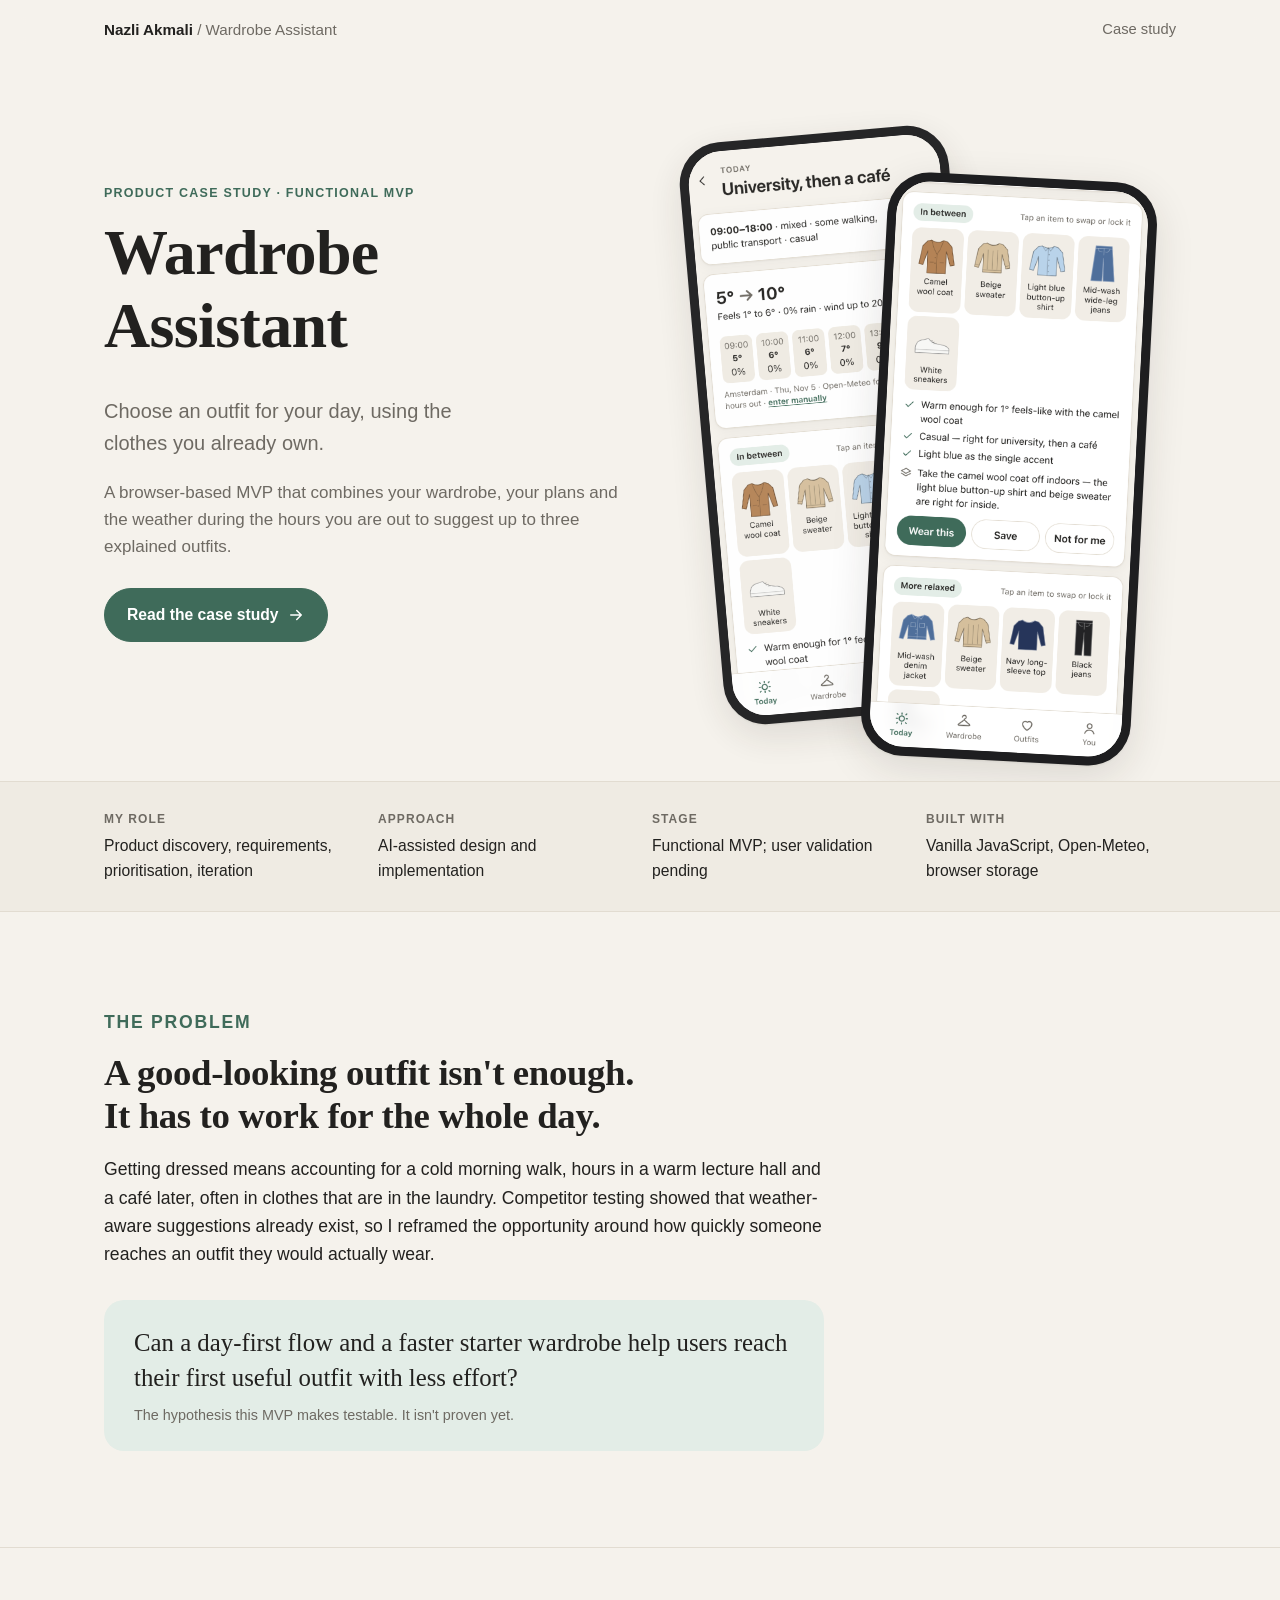
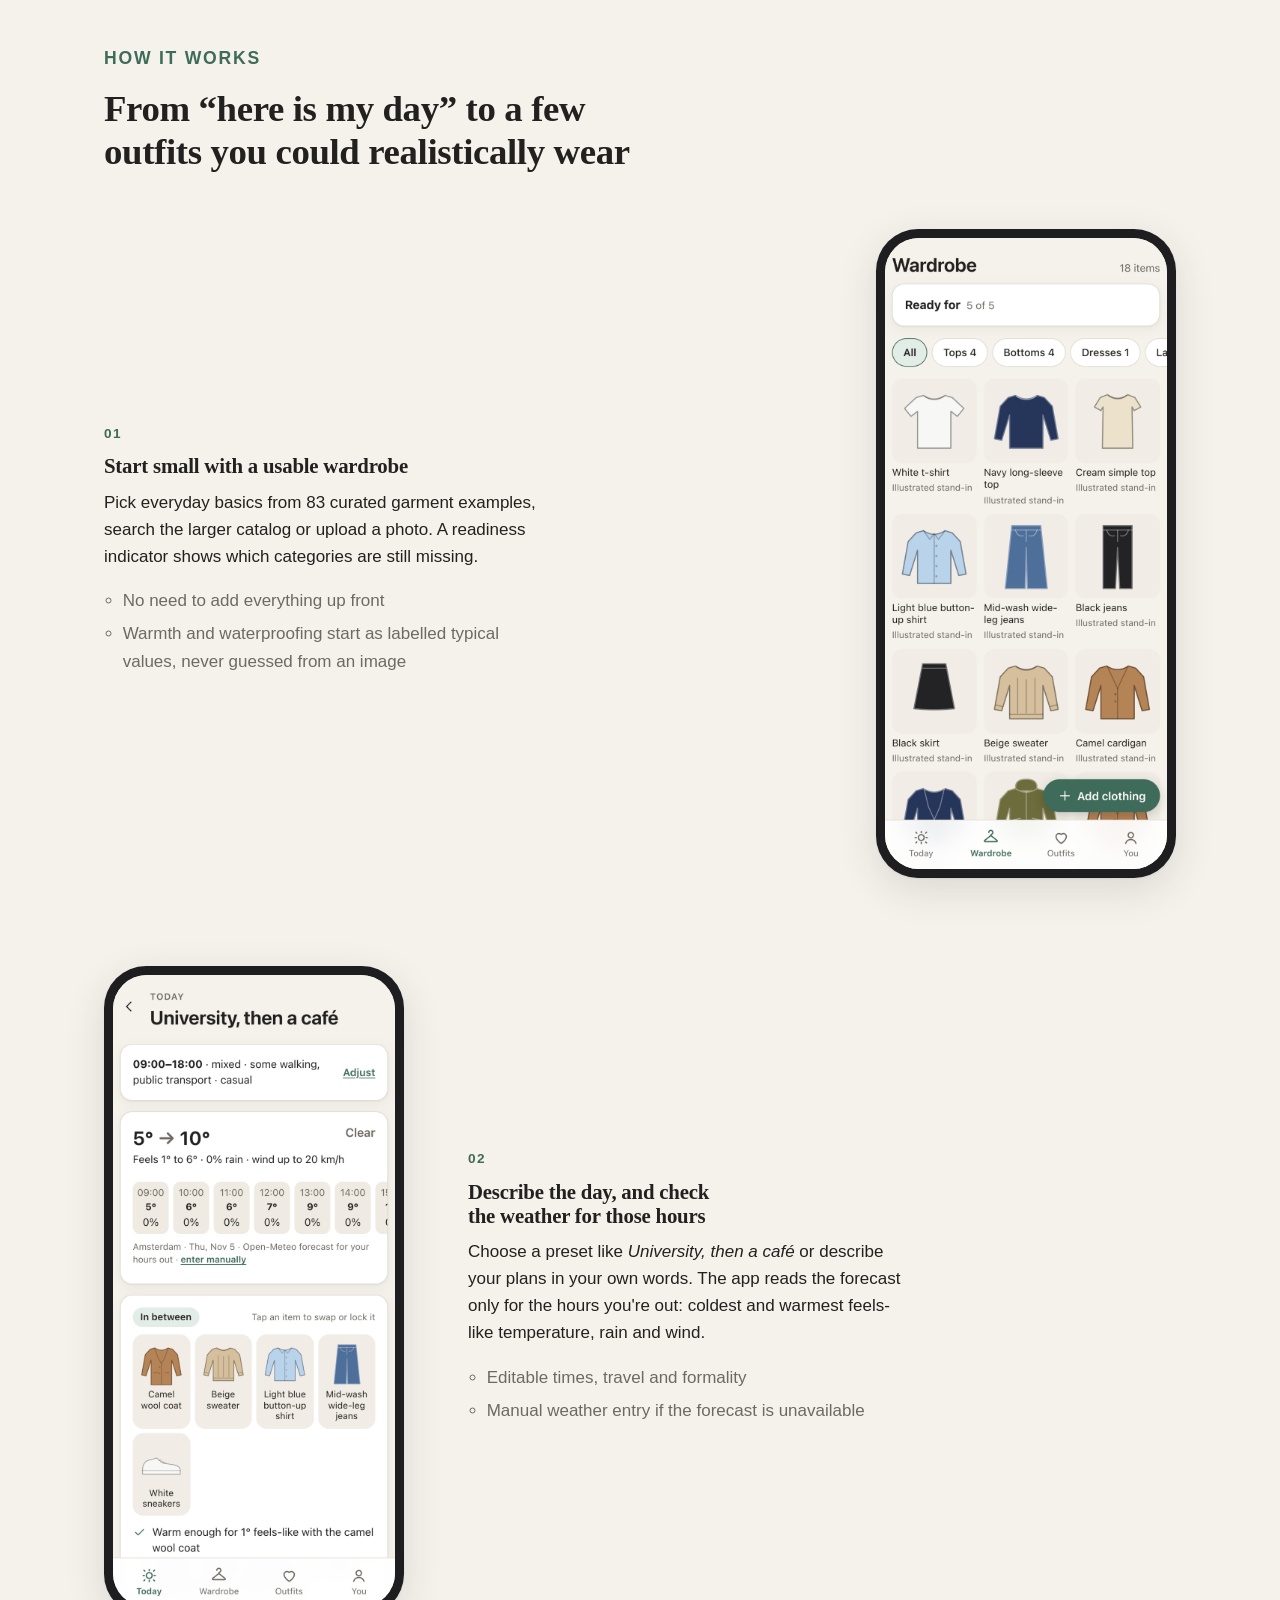
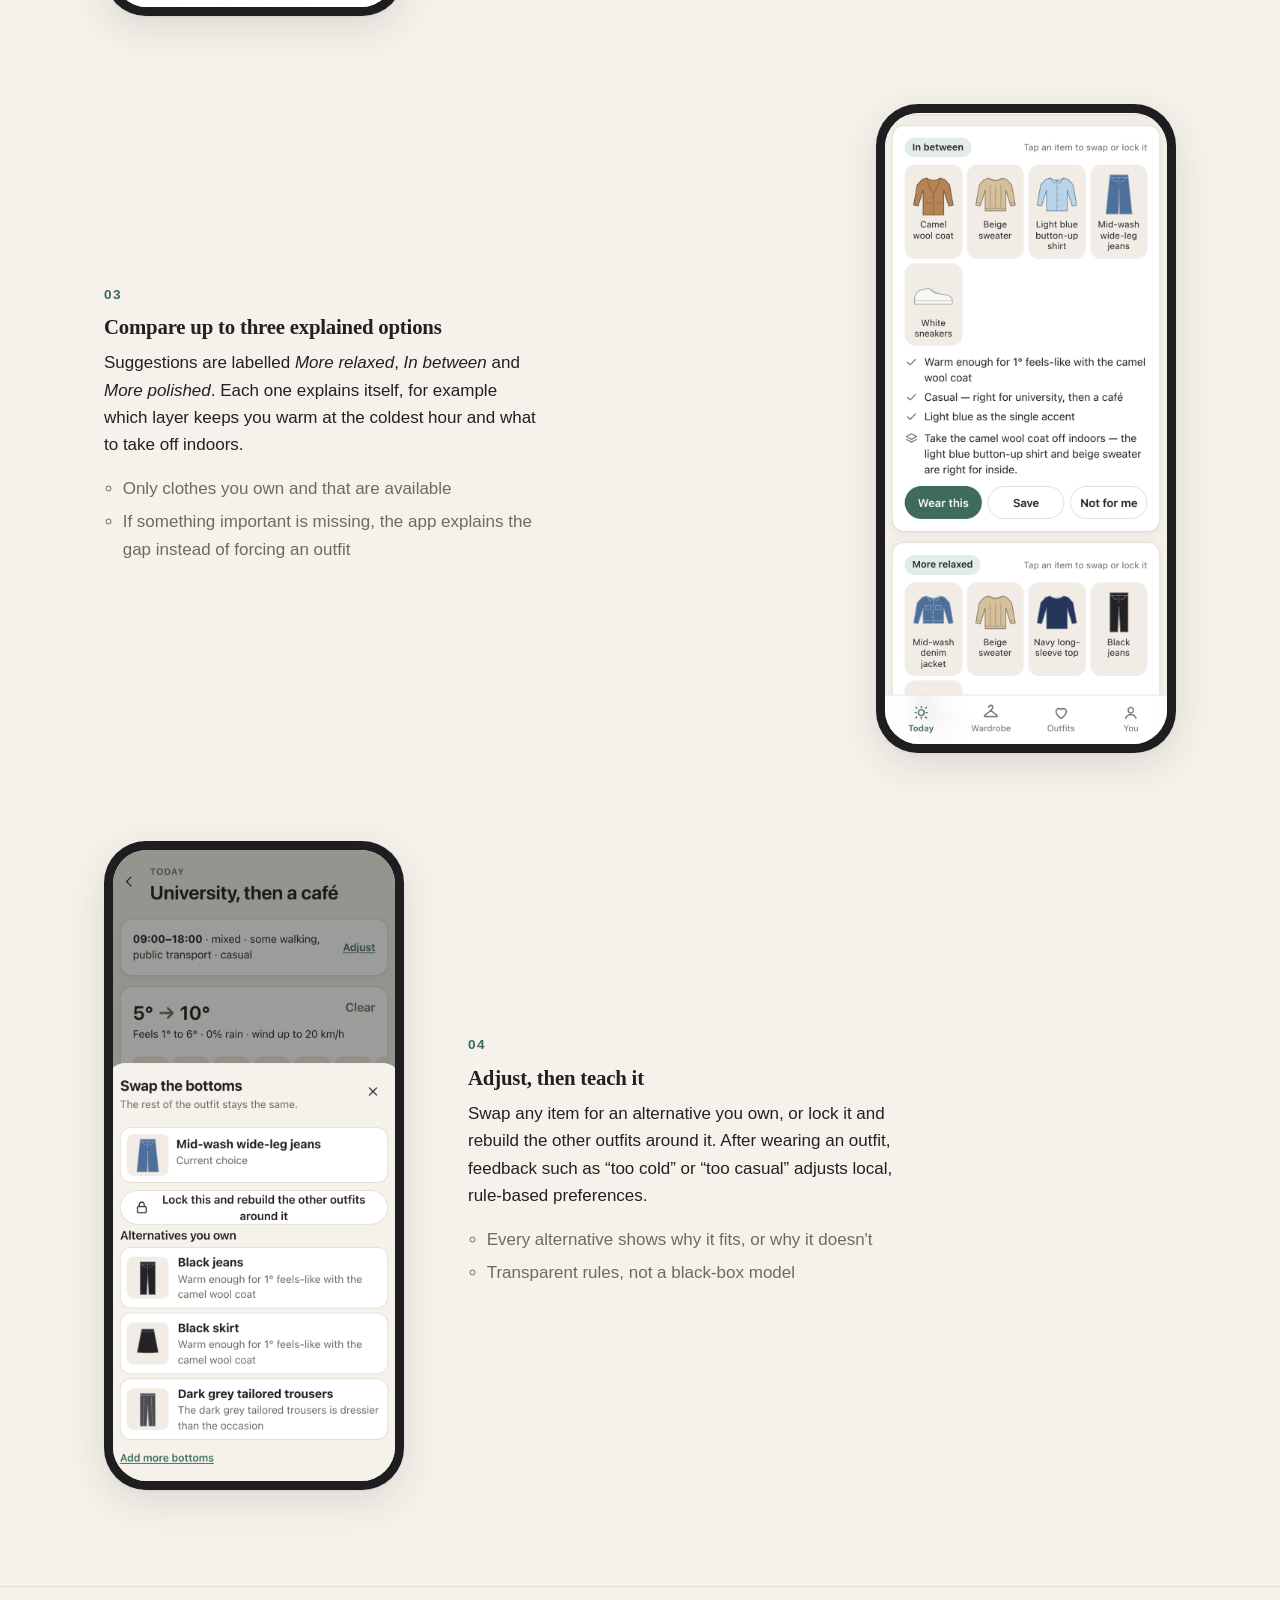
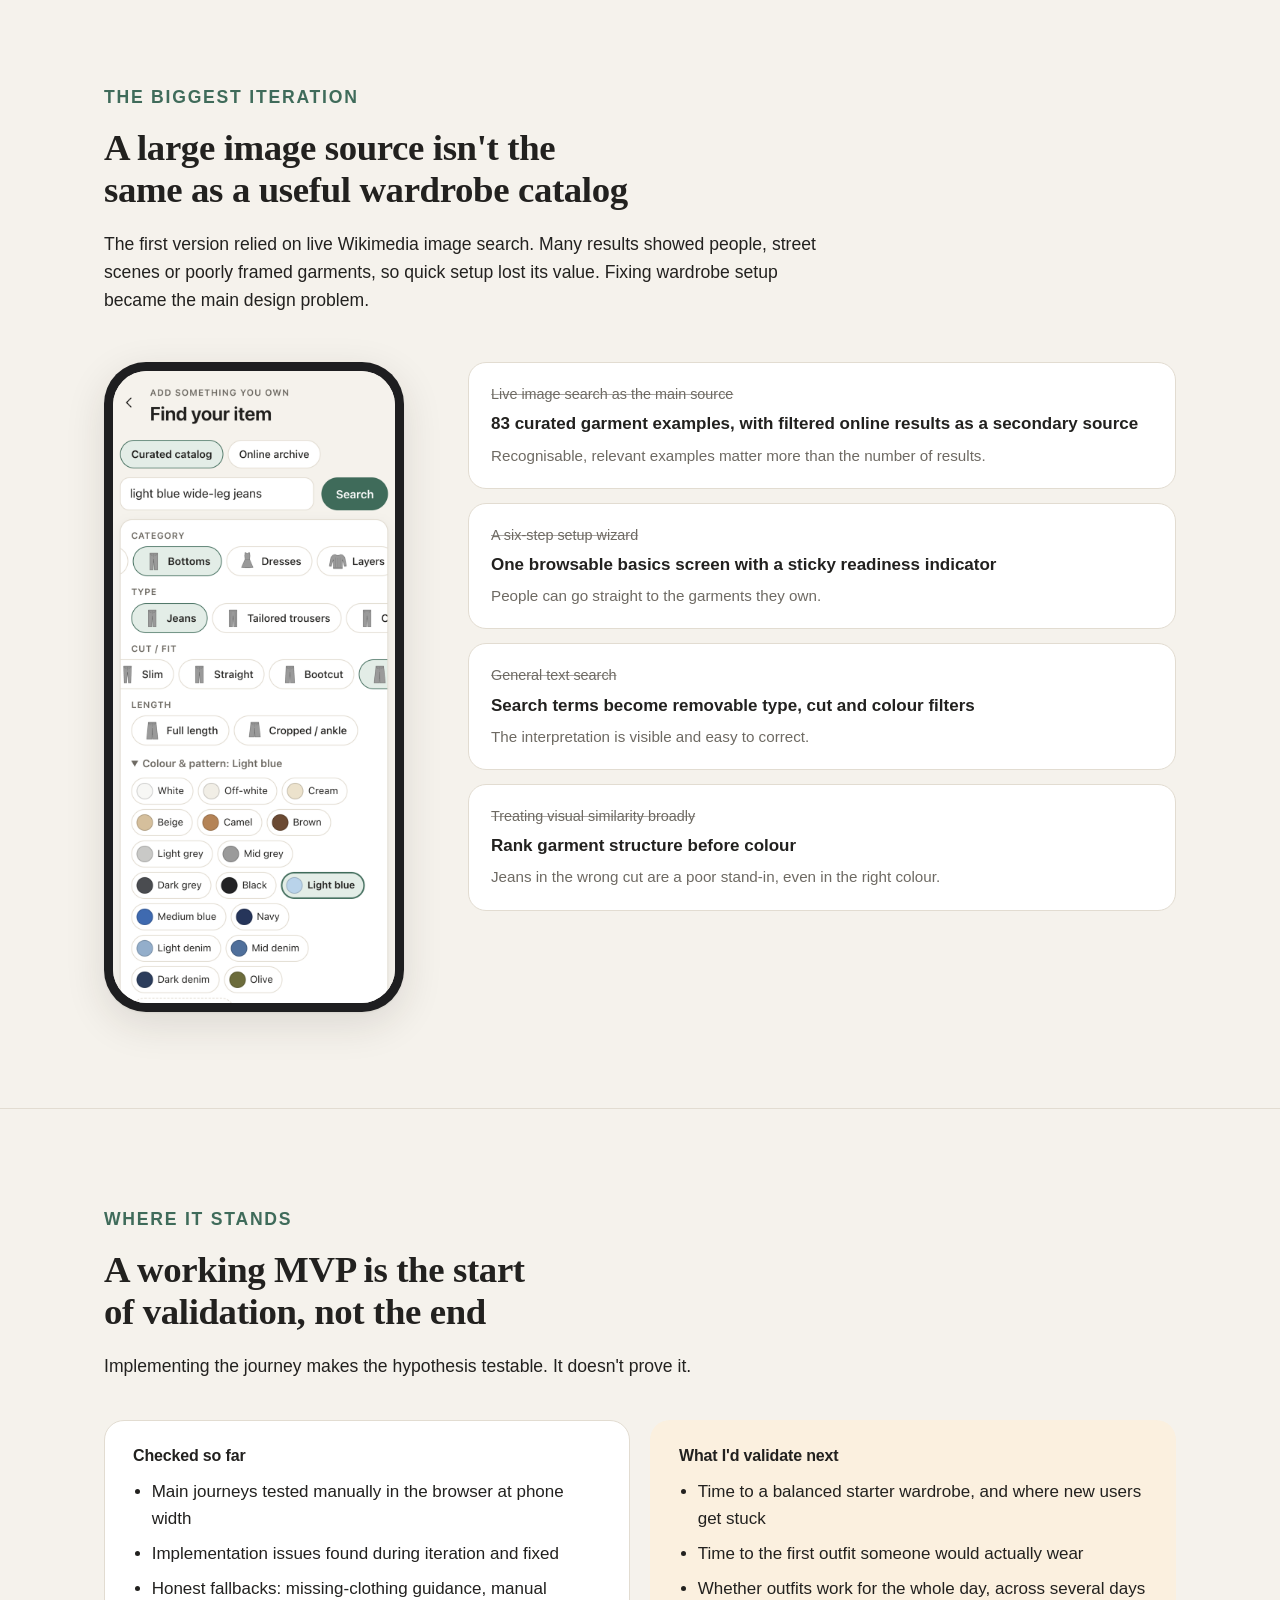
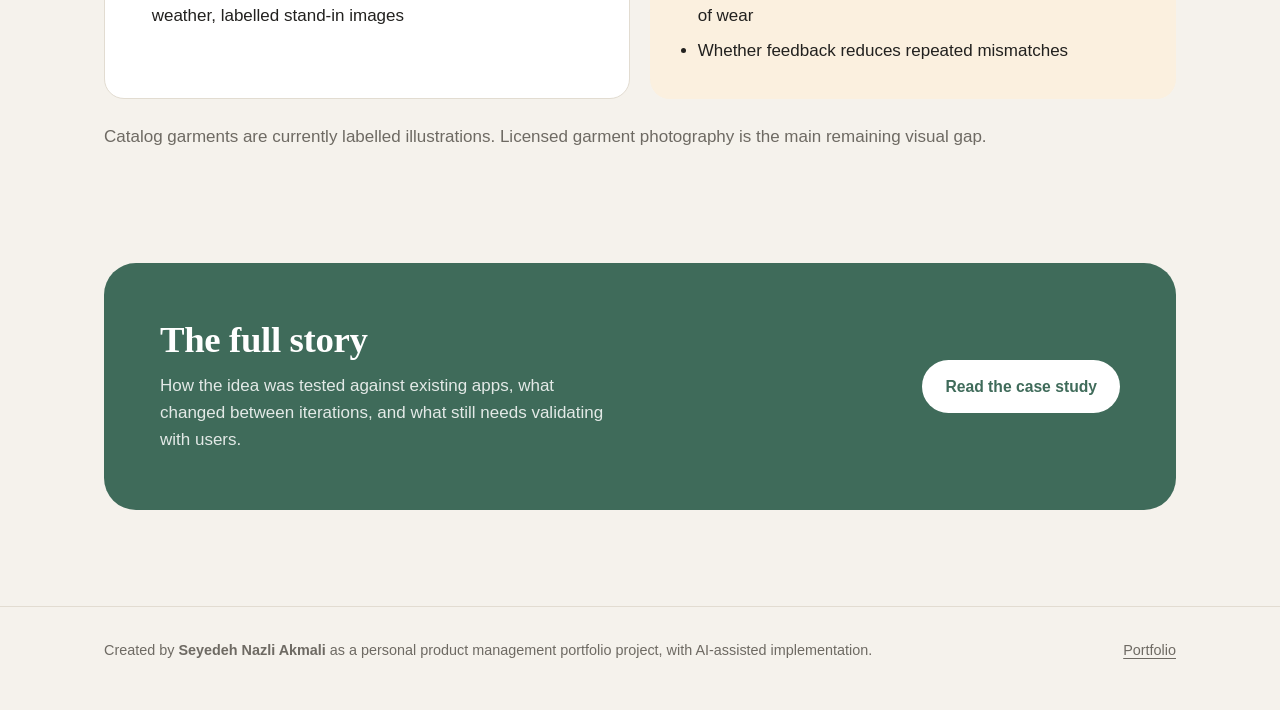
<file: outfit-recommender/index.html>
<!doctype html>
<html lang="en">
<head>
  <meta charset="utf-8">
  <meta name="viewport" content="width=device-width, initial-scale=1">
  <title>Wardrobe Assistant — Seyedeh Nazli Akmali</title>
  <meta name="description" content="A day-first wardrobe MVP that suggests explained outfits from the clothes you own, using the weather for the hours you are out. Product case study.">
  <meta name="theme-color" content="#F5F2EC" media="(prefers-color-scheme: light)">
  <meta name="theme-color" content="#1A1A1C" media="(prefers-color-scheme: dark)">
  <meta property="og:title" content="Wardrobe Assistant">
  <meta property="og:description" content="Choose an outfit for your day, using the clothes you already own. Product case study.">
  <meta property="og:type" content="website">
  <meta property="og:url" content="https://nazli-akmali.github.io/outfit-recommender/">
  <meta property="og:image" content="https://nazli-akmali.github.io/outfit-recommender/images/explained-outfit.png">
  <link rel="stylesheet" href="site.css">
  <link rel="icon" href="data:image/svg+xml,%3Csvg xmlns='http://www.w3.org/2000/svg' viewBox='0 0 32 32'%3E%3Crect width='32' height='32' rx='8' fill='%233F6B5A'/%3E%3Cpath d='M12.5 9.5a3.5 3.5 0 0 1 7 0c0 1.6-1.3 2.4-2.4 3-.6.3-1.1.8-1.1 1.4v.6M16 14.5l9 7.2c.7.6.3 1.8-.7 1.8H7.7c-1 0-1.4-1.2-.7-1.8z' fill='none' stroke='white' stroke-width='1.8' stroke-linecap='round' stroke-linejoin='round'/%3E%3C/svg%3E">
</head>
<body>
  <header class="topbar">
    <div class="wrap">
      <a class="brand" href="https://nazli-akmali.github.io/">Nazli Akmali <span>/ Wardrobe Assistant</span></a>
      <nav class="topnav" aria-label="Project">
        <a href="case-study/">Case study</a>
        
      </nav>
    </div>
  </header>

  <main>
    <section class="hero">
      <div class="wrap">
        <div>
          <p class="eyebrow">Product case study · Functional MVP</p>
          <h1>Wardrobe Assistant</h1>
          <p class="lead">Choose an outfit for your day, using the clothes you already own.</p>
          <p class="muted">A browser-based MVP that combines your wardrobe, your plans and the weather during the hours you are out to suggest up to three explained outfits.</p>
          <div class="btns">
            <a class="btn primary" href="case-study/">Read the case study
              <svg viewBox="0 0 24 24" fill="none" stroke="currentColor" stroke-width="2" stroke-linecap="round" stroke-linejoin="round" aria-hidden="true"><path d="M5 12h14M13 6l6 6-6 6"/></svg></a>
          </div>
        </div>
        <div class="hero-phones" aria-hidden="true">
          <div class="phone back"><img src="images/day-and-weather.png" alt="" width="390" height="844"></div>
          <div class="phone front"><img src="images/explained-outfit.png" alt="" width="390" height="844"></div>
        </div>
      </div>
    </section>

    <div class="facts">
      <div class="wrap">
        <dl>
          <div><dt>My role</dt><dd>Product discovery, requirements, prioritisation, iteration</dd></div>
          <div><dt>Approach</dt><dd>AI-assisted design and implementation</dd></div>
          <div><dt>Stage</dt><dd>Functional MVP; user validation pending</dd></div>
          <div><dt>Built with</dt><dd>Vanilla JavaScript, Open-Meteo, browser storage</dd></div>
        </dl>
      </div>
    </div>

    <section class="block" id="problem">
      <div class="wrap">
        <div class="intro">
          <p class="eyebrow">The problem</p>
          <h2>A good-looking outfit isn't enough. It has to work for the whole day.</h2>
          <p>Getting dressed means accounting for a cold morning walk, hours in a warm lecture hall and a café later, often in clothes that are in the laundry. Competitor testing showed that weather-aware suggestions already exist, so I reframed the opportunity around how quickly someone reaches an outfit they would actually wear.</p>
          <blockquote class="hypothesis">
            Can a day-first flow and a faster starter wardrobe help users reach their first useful outfit with less effort?
            <footer>The hypothesis this MVP makes testable. It isn't proven yet.</footer>
          </blockquote>
        </div>
      </div>
    </section>

    <section class="block" id="how-it-works">
      <div class="wrap">
        <div class="intro">
          <p class="eyebrow">How it works</p>
          <h2>From “here is my day” to a few outfits you could realistically wear</h2>
        </div>
        <ol class="steps">
          <li class="step">
            <div class="step-text">
              <h3>Start small with a usable wardrobe</h3>
              <p>Pick everyday basics from 83 curated garment examples, search the larger catalog or upload a photo. A readiness indicator shows which categories are still missing.</p>
              <ul>
                <li>No need to add everything up front</li>
                <li>Warmth and waterproofing start as labelled typical values, never guessed from an image</li>
              </ul>
            </div>
            <div class="phone"><img src="images/wardrobe.png" alt="Wardrobe screen showing illustrated garments grouped by category, with a 'Ready for 5 of 5' indicator" width="390" height="844" loading="lazy"></div>
          </li>
          <li class="step">
            <div class="step-text">
              <h3>Describe the day, and check the weather for those hours</h3>
              <p>Choose a preset like <em>University, then a café</em> or describe your plans in your own words. The app reads the forecast only for the hours you're out: coldest and warmest feels-like temperature, rain and wind.</p>
              <ul>
                <li>Editable times, travel and formality</li>
                <li>Manual weather entry if the forecast is unavailable</li>
              </ul>
            </div>
            <div class="phone"><img src="images/day-and-weather.png" alt="Day plan for 09:00 to 18:00 with an hourly forecast from 5 to 10 degrees" width="390" height="844" loading="lazy"></div>
          </li>
          <li class="step">
            <div class="step-text">
              <h3>Compare up to three explained options</h3>
              <p>Suggestions are labelled <em>More relaxed</em>, <em>In between</em> and <em>More polished</em>. Each one explains itself, for example which layer keeps you warm at the coldest hour and what to take off indoors.</p>
              <ul>
                <li>Only clothes you own and that are available</li>
                <li>If something important is missing, the app explains the gap instead of forcing an outfit</li>
              </ul>
            </div>
            <div class="phone"><img src="images/explained-outfit.png" alt="An outfit of coat, sweater, shirt, wide-leg jeans and sneakers with reasons such as 'Warm enough for 1° feels-like'" width="390" height="844" loading="lazy"></div>
          </li>
          <li class="step">
            <div class="step-text">
              <h3>Adjust, then teach it</h3>
              <p>Swap any item for an alternative you own, or lock it and rebuild the other outfits around it. After wearing an outfit, feedback such as “too cold” or “too casual” adjusts local, rule-based preferences.</p>
              <ul>
                <li>Every alternative shows why it fits, or why it doesn't</li>
                <li>Transparent rules, not a black-box model</li>
              </ul>
            </div>
            <div class="phone"><img src="images/swap-item.png" alt="Swap sheet listing alternative bottoms with reasons, and an option to lock the current choice" width="390" height="844" loading="lazy"></div>
          </li>
        </ol>
      </div>
    </section>

    <section class="block" id="iteration">
      <div class="wrap">
        <div class="intro">
          <p class="eyebrow">The biggest iteration</p>
          <h2>A large image source isn't the same as a useful wardrobe catalog</h2>
          <p>The first version relied on live Wikimedia image search. Many results showed people, street scenes or poorly framed garments, so quick setup lost its value. Fixing wardrobe setup became the main design problem.</p>
        </div>
        <div class="decision">
          <div class="phone"><img src="images/catalog-search.png" alt="Catalog search where 'light blue wide-leg jeans' has been turned into removable Bottoms, Jeans, Wide-leg and Light blue filters" width="390" height="844" loading="lazy"></div>
          <div class="changes">
            <div class="change">
              <div class="from">Live image search as the main source</div>
              <div class="to">83 curated garment examples, with filtered online results as a secondary source</div>
              <p class="why">Recognisable, relevant examples matter more than the number of results.</p>
            </div>
            <div class="change">
              <div class="from">A six-step setup wizard</div>
              <div class="to">One browsable basics screen with a sticky readiness indicator</div>
              <p class="why">People can go straight to the garments they own.</p>
            </div>
            <div class="change">
              <div class="from">General text search</div>
              <div class="to">Search terms become removable type, cut and colour filters</div>
              <p class="why">The interpretation is visible and easy to correct.</p>
            </div>
            <div class="change">
              <div class="from">Treating visual similarity broadly</div>
              <div class="to">Rank garment structure before colour</div>
              <p class="why">Jeans in the wrong cut are a poor stand-in, even in the right colour.</p>
            </div>
          </div>
        </div>
      </div>
    </section>

    <section class="block" id="status">
      <div class="wrap">
        <div class="intro">
          <p class="eyebrow">Where it stands</p>
          <h2>A working MVP is the start of validation, not the end</h2>
          <p>Implementing the journey makes the hypothesis testable. It doesn't prove it.</p>
        </div>
        <div class="status">
          <div class="card">
            <h3>Checked so far</h3>
            <ul>
              <li>Main journeys tested manually in the browser at phone width</li>
              <li>Implementation issues found during iteration and fixed</li>
              <li>Honest fallbacks: missing-clothing guidance, manual weather, labelled stand-in images</li>
            </ul>
          </div>
          <div class="card open">
            <h3>What I'd validate next</h3>
            <ul>
              <li>Time to a balanced starter wardrobe, and where new users get stuck</li>
              <li>Time to the first outfit someone would actually wear</li>
              <li>Whether outfits work for the whole day, across several days of wear</li>
              <li>Whether feedback reduces repeated mismatches</li>
            </ul>
          </div>
        </div>
        <p class="muted" style="margin-top:24px">Catalog garments are currently labelled illustrations. Licensed garment photography is the main remaining visual gap.</p>
      </div>
    </section>

    <div class="wrap">
      <div class="cta">
        <div>
          <h2>The full story</h2>
          <p>How the idea was tested against existing apps, what changed between iterations, and what still needs validating with users.</p>
        </div>
        <div class="btns">
          <a class="btn primary" href="case-study/">Read the case study</a>
        </div>
      </div>
    </div>
  </main>

  <footer class="footer">
    <div class="wrap">
      <span>Created by <strong>Seyedeh Nazli Akmali</strong> as a personal product management portfolio project, with AI-assisted implementation.</span>
      <span><a href="https://nazli-akmali.github.io/">Portfolio</a></span>
    </div>
  </footer>

  <script>
    const bar = document.querySelector('.topbar');
    const onScroll = () => bar.classList.toggle('scrolled', scrollY > 8);
    addEventListener('scroll', onScroll, { passive: true }); onScroll();
  </script>
</body>
</html>
</file>
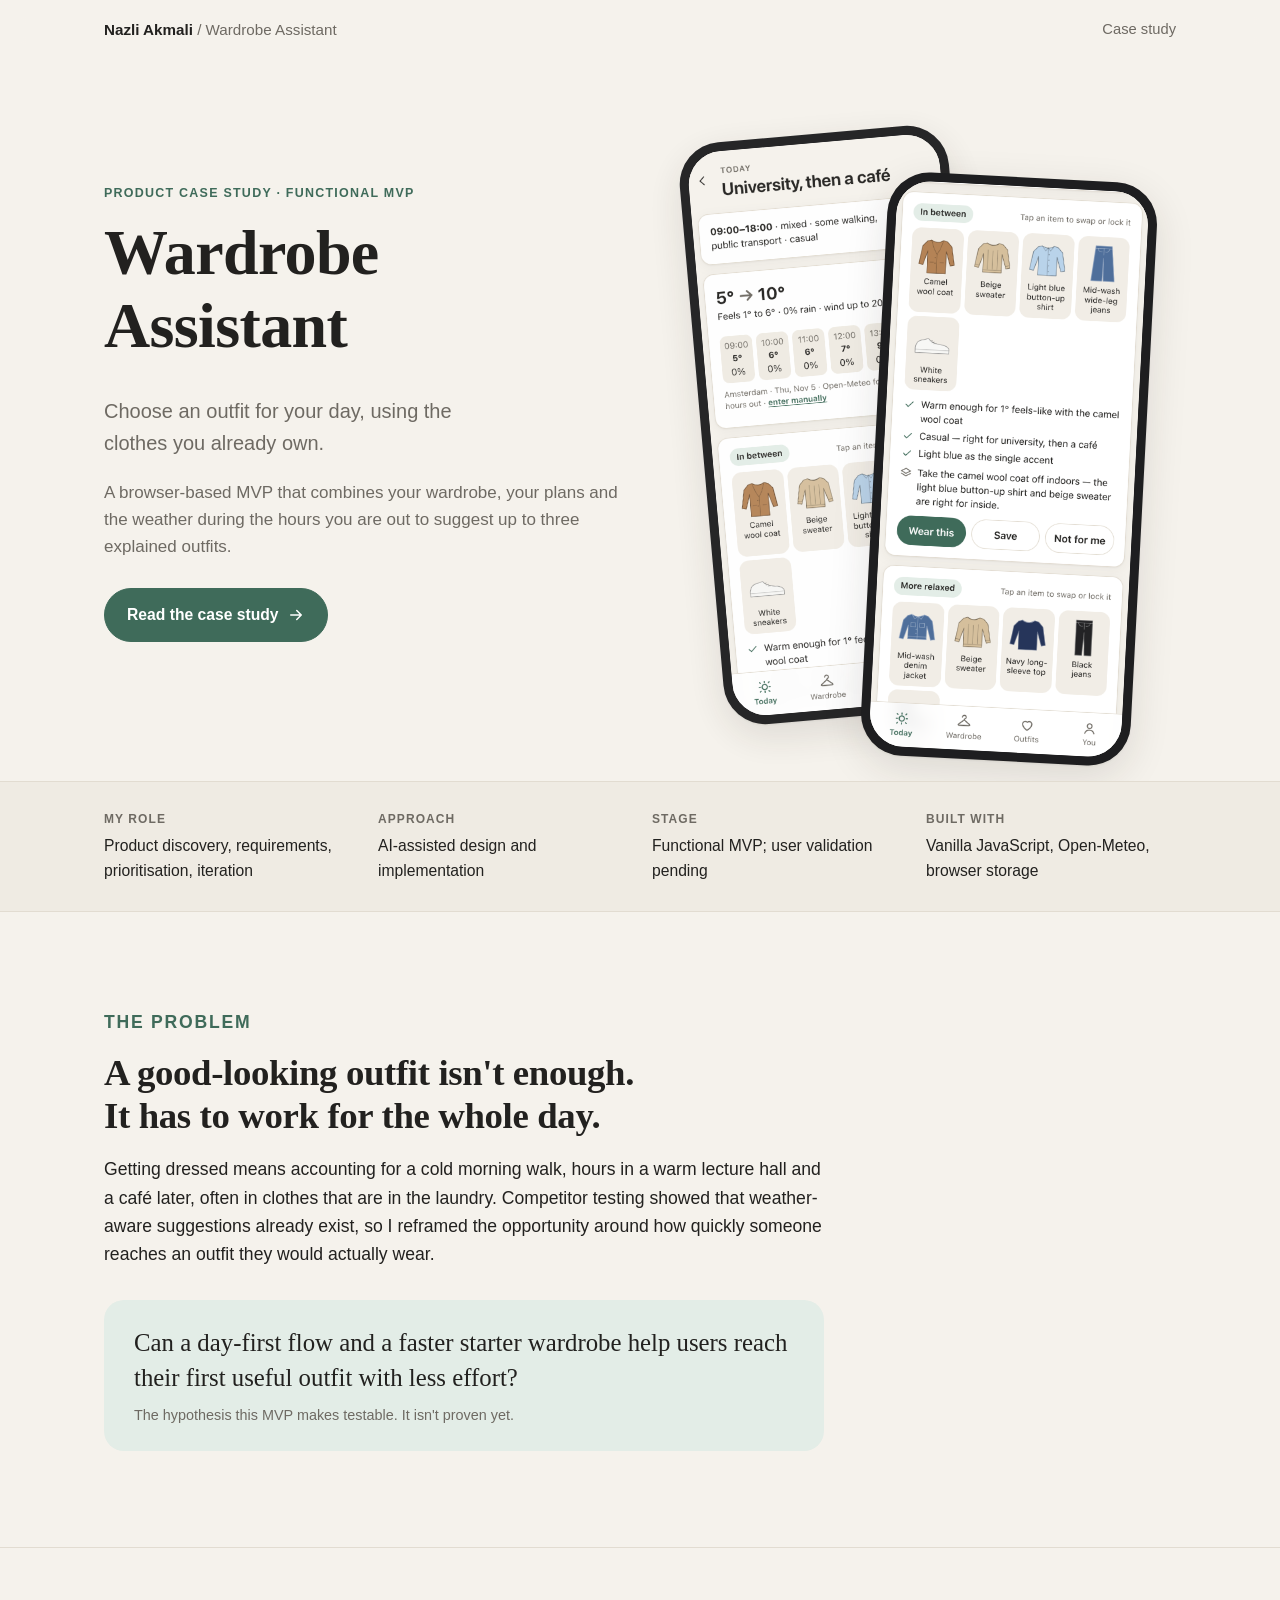
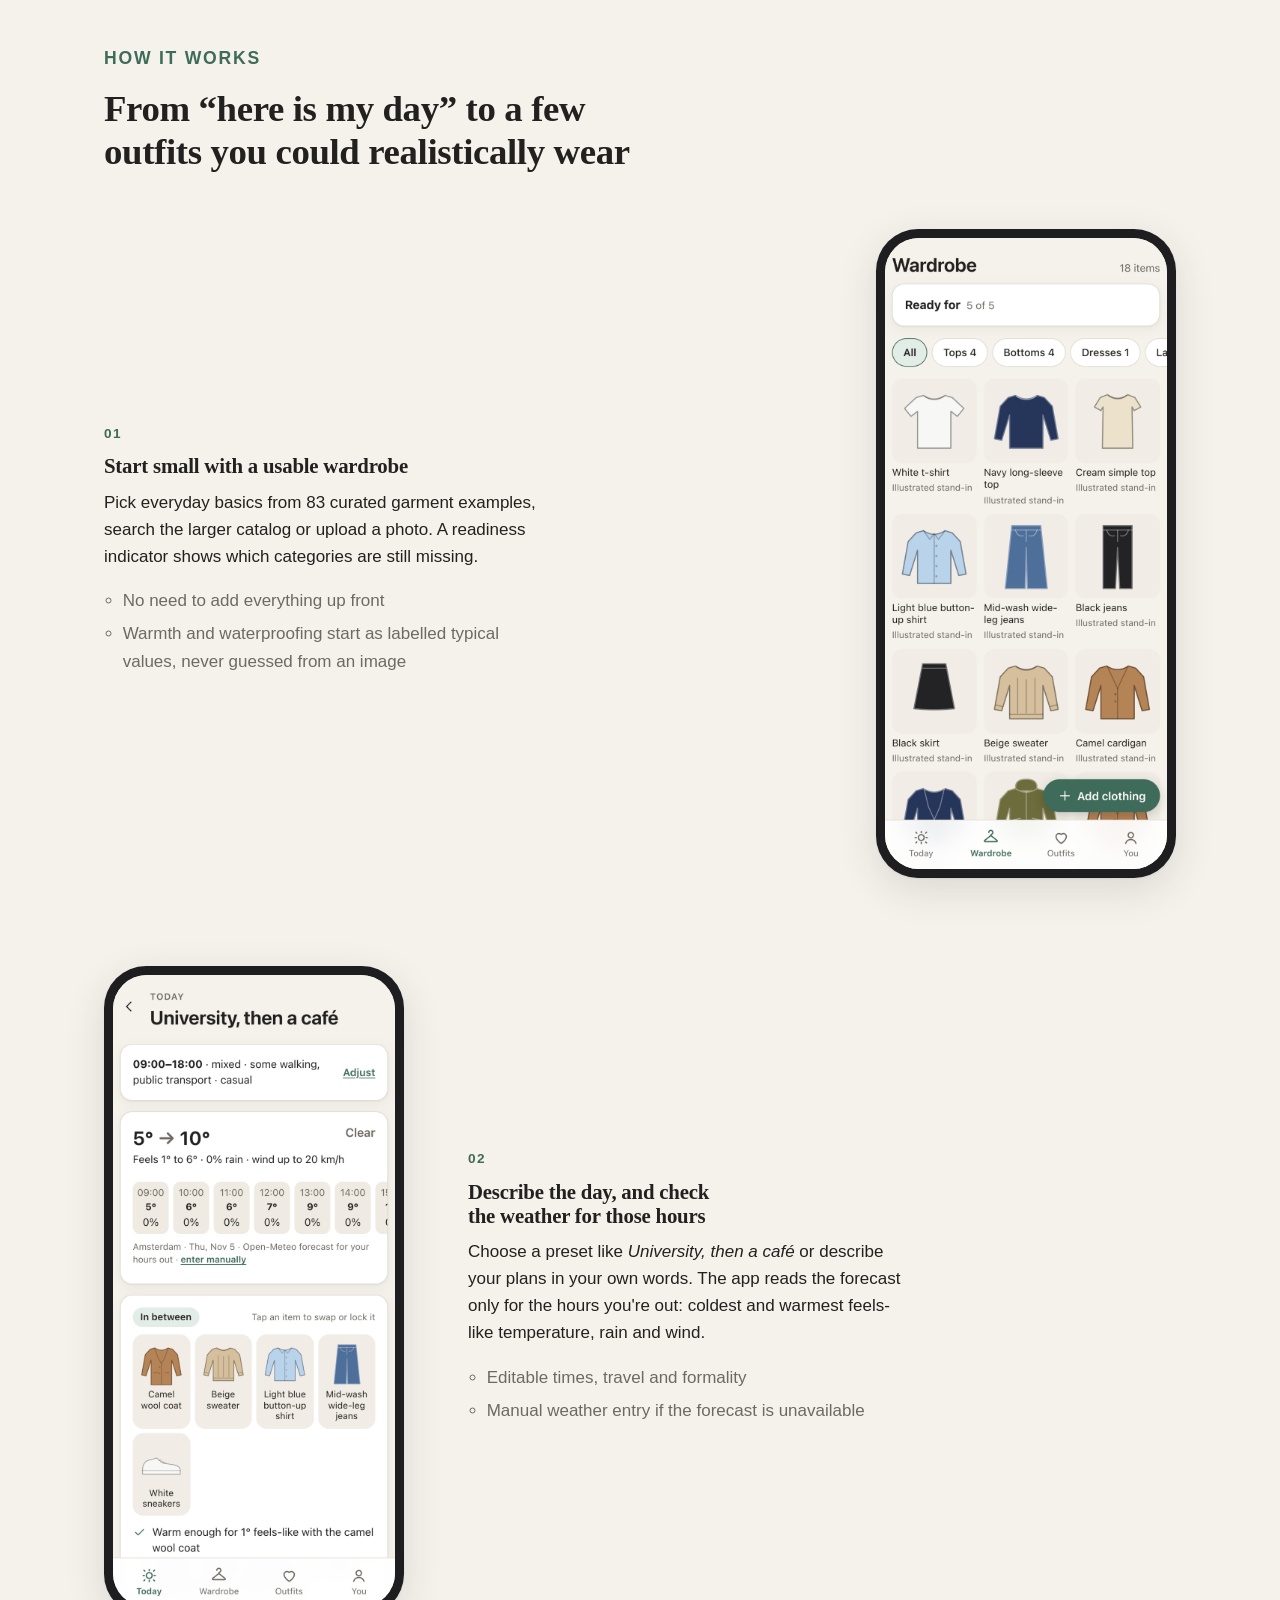
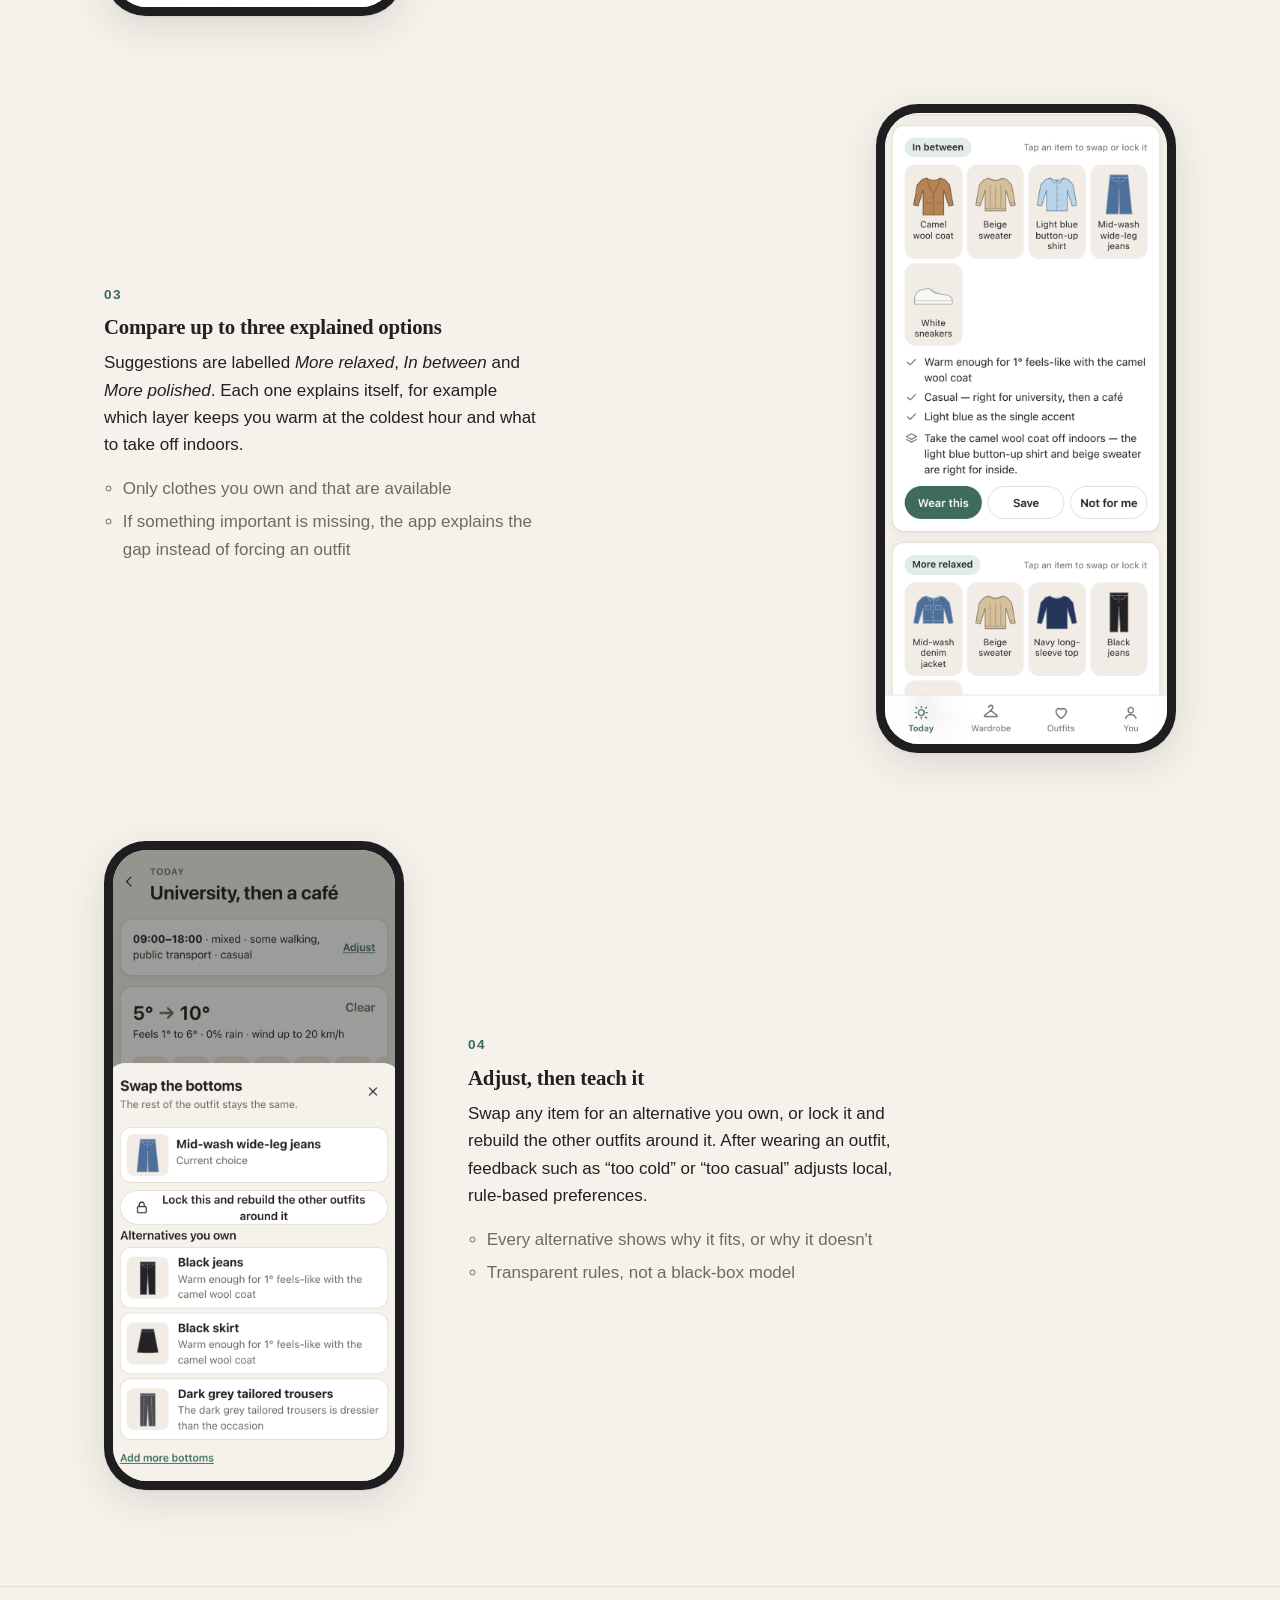
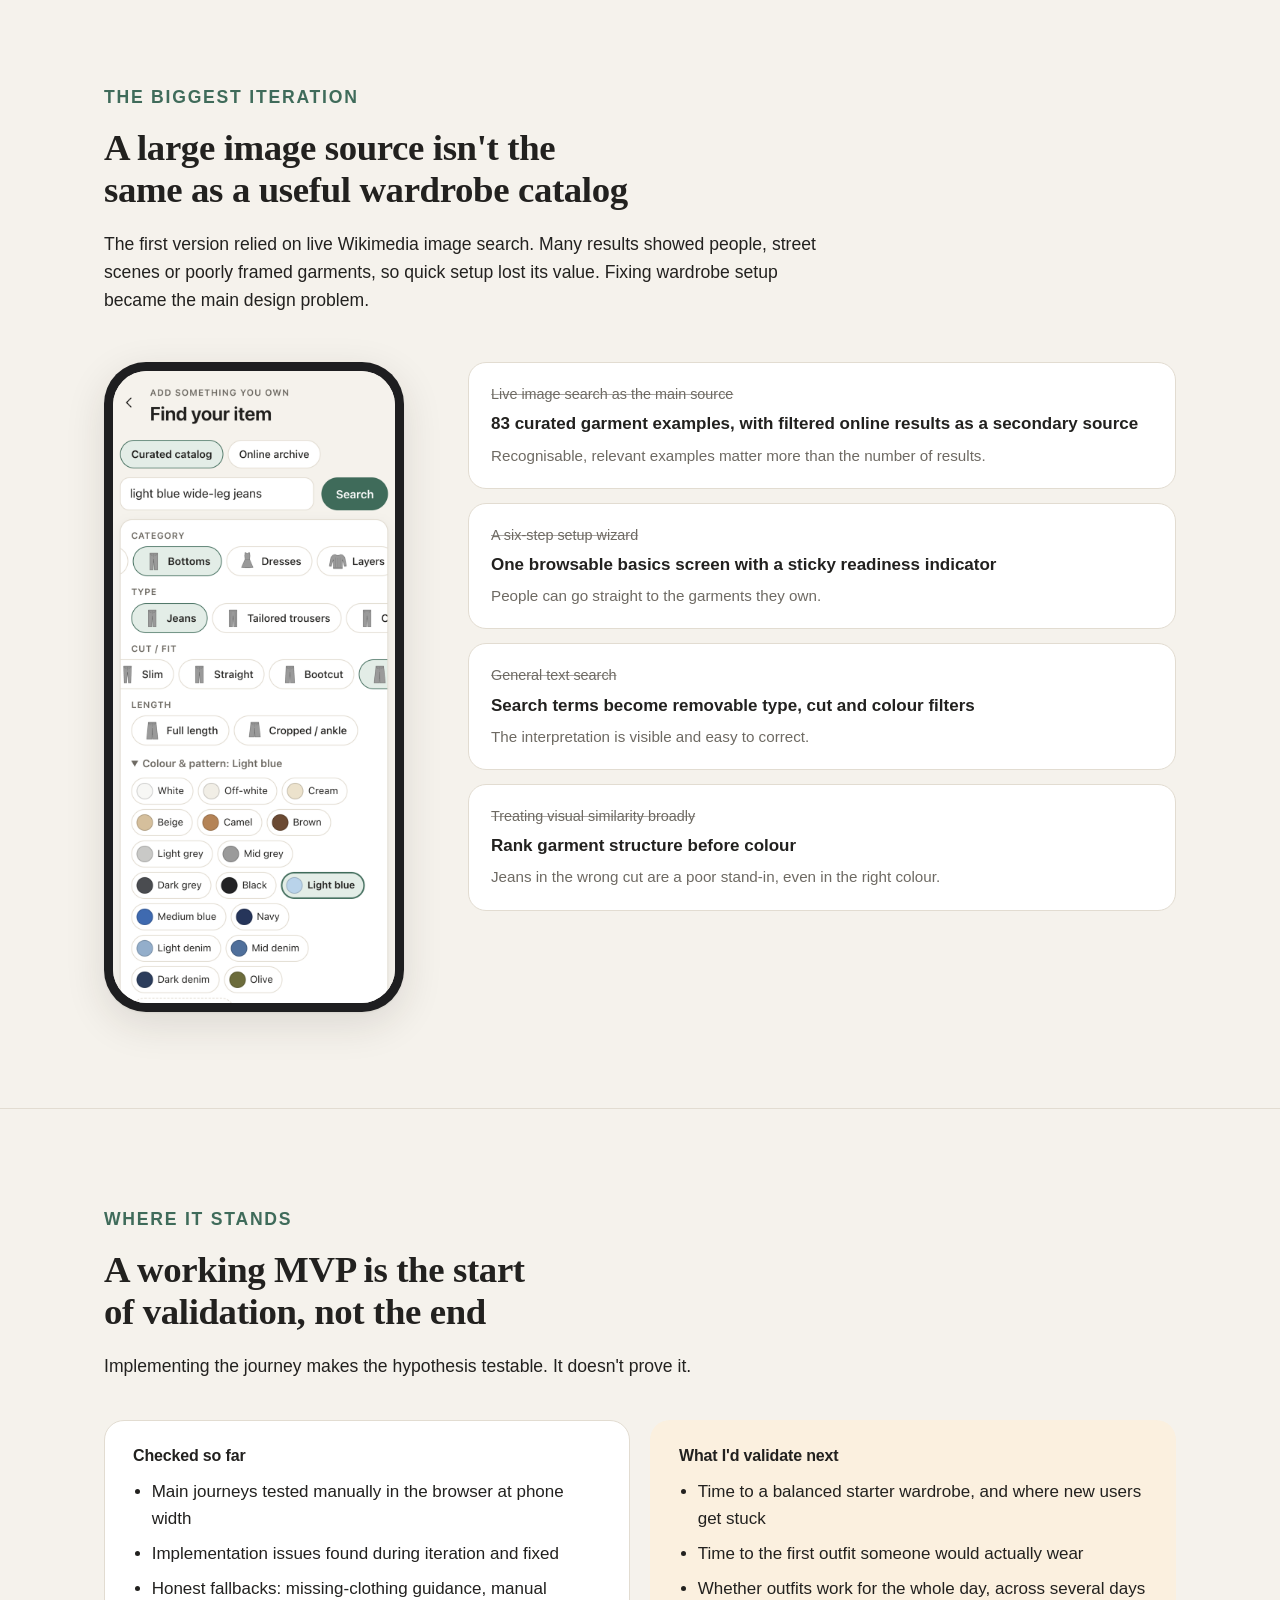
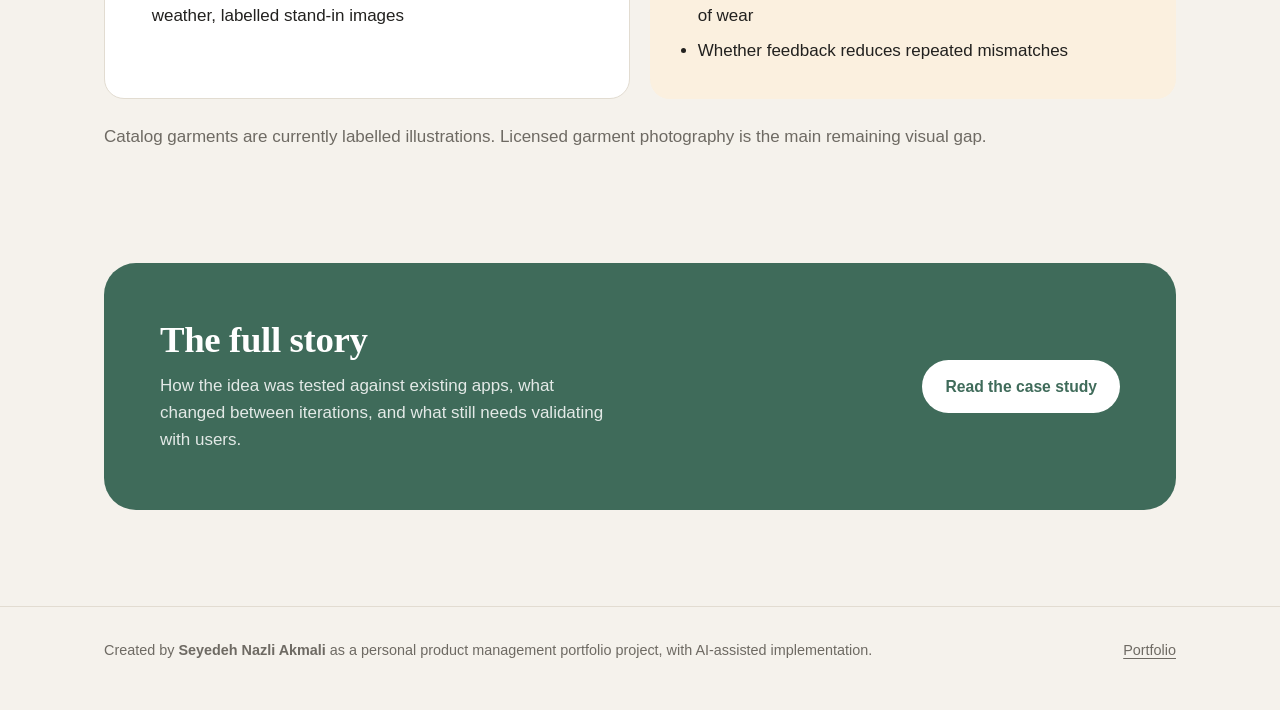
<file: wardrobe-assistant/index.html>
<!doctype html>
<html lang="en">
<head>
  <meta charset="utf-8">
  <meta name="viewport" content="width=device-width, initial-scale=1">
  <title>Wardrobe Assistant — Seyedeh Nazli Akmali</title>
  <meta name="description" content="A day-first wardrobe MVP that suggests explained outfits from the clothes you own, using the weather for the hours you are out. Product case study.">
  <meta name="theme-color" content="#F5F2EC" media="(prefers-color-scheme: light)">
  <meta name="theme-color" content="#1A1A1C" media="(prefers-color-scheme: dark)">
  <meta property="og:title" content="Wardrobe Assistant">
  <meta property="og:description" content="Choose an outfit for your day, using the clothes you already own. Product case study.">
  <meta property="og:type" content="website">
  <meta property="og:url" content="https://nazli-akmali.github.io/wardrobe-assistant/">
  <meta property="og:image" content="https://nazli-akmali.github.io/wardrobe-assistant/images/explained-outfit.png">
  <link rel="stylesheet" href="site.css">
  <link rel="icon" href="data:image/svg+xml,%3Csvg xmlns='http://www.w3.org/2000/svg' viewBox='0 0 32 32'%3E%3Crect width='32' height='32' rx='8' fill='%233F6B5A'/%3E%3Cpath d='M12.5 9.5a3.5 3.5 0 0 1 7 0c0 1.6-1.3 2.4-2.4 3-.6.3-1.1.8-1.1 1.4v.6M16 14.5l9 7.2c.7.6.3 1.8-.7 1.8H7.7c-1 0-1.4-1.2-.7-1.8z' fill='none' stroke='white' stroke-width='1.8' stroke-linecap='round' stroke-linejoin='round'/%3E%3C/svg%3E">
</head>
<body>
  <header class="topbar">
    <div class="wrap">
      <a class="brand" href="https://nazli-akmali.github.io/">Nazli Akmali <span>/ Wardrobe Assistant</span></a>
      <nav class="topnav" aria-label="Project">
        <a href="case-study/">Case study</a>
        
      </nav>
    </div>
  </header>

  <main>
    <section class="hero">
      <div class="wrap">
        <div>
          <p class="eyebrow">Product case study · Functional MVP</p>
          <h1>Wardrobe Assistant</h1>
          <p class="lead">Choose an outfit for your day, using the clothes you already own.</p>
          <p class="muted">A browser-based MVP that combines your wardrobe, your plans and the weather during the hours you are out to suggest up to three explained outfits.</p>
          <div class="btns">
            <a class="btn primary" href="case-study/">Read the case study
              <svg viewBox="0 0 24 24" fill="none" stroke="currentColor" stroke-width="2" stroke-linecap="round" stroke-linejoin="round" aria-hidden="true"><path d="M5 12h14M13 6l6 6-6 6"/></svg></a>
          </div>
        </div>
        <div class="hero-phones" aria-hidden="true">
          <div class="phone back"><img src="images/day-and-weather.png" alt="" width="390" height="844"></div>
          <div class="phone front"><img src="images/explained-outfit.png" alt="" width="390" height="844"></div>
        </div>
      </div>
    </section>

    <div class="facts">
      <div class="wrap">
        <dl>
          <div><dt>My role</dt><dd>Product discovery, requirements, prioritisation, iteration</dd></div>
          <div><dt>Approach</dt><dd>AI-assisted design and implementation</dd></div>
          <div><dt>Stage</dt><dd>Functional MVP; user validation pending</dd></div>
          <div><dt>Built with</dt><dd>Vanilla JavaScript, Open-Meteo, browser storage</dd></div>
        </dl>
      </div>
    </div>

    <section class="block" id="problem">
      <div class="wrap">
        <div class="intro">
          <p class="eyebrow">The problem</p>
          <h2>A good-looking outfit isn't enough. It has to work for the whole day.</h2>
          <p>Getting dressed means accounting for a cold morning walk, hours in a warm lecture hall and a café later, often in clothes that are in the laundry. Competitor testing showed that weather-aware suggestions already exist, so I reframed the opportunity around how quickly someone reaches an outfit they would actually wear.</p>
          <blockquote class="hypothesis">
            Can a day-first flow and a faster starter wardrobe help users reach their first useful outfit with less effort?
            <footer>The hypothesis this MVP makes testable. It isn't proven yet.</footer>
          </blockquote>
        </div>
      </div>
    </section>

    <section class="block" id="how-it-works">
      <div class="wrap">
        <div class="intro">
          <p class="eyebrow">How it works</p>
          <h2>From “here is my day” to a few outfits you could realistically wear</h2>
        </div>
        <ol class="steps">
          <li class="step">
            <div class="step-text">
              <h3>Start small with a usable wardrobe</h3>
              <p>Pick everyday basics from 83 curated garment examples, search the larger catalog or upload a photo. A readiness indicator shows which categories are still missing.</p>
              <ul>
                <li>No need to add everything up front</li>
                <li>Warmth and waterproofing start as labelled typical values, never guessed from an image</li>
              </ul>
            </div>
            <div class="phone"><img src="images/wardrobe.png" alt="Wardrobe screen showing illustrated garments grouped by category, with a 'Ready for 5 of 5' indicator" width="390" height="844" loading="lazy"></div>
          </li>
          <li class="step">
            <div class="step-text">
              <h3>Describe the day, and check the weather for those hours</h3>
              <p>Choose a preset like <em>University, then a café</em> or describe your plans in your own words. The app reads the forecast only for the hours you're out: coldest and warmest feels-like temperature, rain and wind.</p>
              <ul>
                <li>Editable times, travel and formality</li>
                <li>Manual weather entry if the forecast is unavailable</li>
              </ul>
            </div>
            <div class="phone"><img src="images/day-and-weather.png" alt="Day plan for 09:00 to 18:00 with an hourly forecast from 5 to 10 degrees" width="390" height="844" loading="lazy"></div>
          </li>
          <li class="step">
            <div class="step-text">
              <h3>Compare up to three explained options</h3>
              <p>Suggestions are labelled <em>More relaxed</em>, <em>In between</em> and <em>More polished</em>. Each one explains itself, for example which layer keeps you warm at the coldest hour and what to take off indoors.</p>
              <ul>
                <li>Only clothes you own and that are available</li>
                <li>If something important is missing, the app explains the gap instead of forcing an outfit</li>
              </ul>
            </div>
            <div class="phone"><img src="images/explained-outfit.png" alt="An outfit of coat, sweater, shirt, wide-leg jeans and sneakers with reasons such as 'Warm enough for 1° feels-like'" width="390" height="844" loading="lazy"></div>
          </li>
          <li class="step">
            <div class="step-text">
              <h3>Adjust, then teach it</h3>
              <p>Swap any item for an alternative you own, or lock it and rebuild the other outfits around it. After wearing an outfit, feedback such as “too cold” or “too casual” adjusts local, rule-based preferences.</p>
              <ul>
                <li>Every alternative shows why it fits, or why it doesn't</li>
                <li>Transparent rules, not a black-box model</li>
              </ul>
            </div>
            <div class="phone"><img src="images/swap-item.png" alt="Swap sheet listing alternative bottoms with reasons, and an option to lock the current choice" width="390" height="844" loading="lazy"></div>
          </li>
        </ol>
      </div>
    </section>

    <section class="block" id="iteration">
      <div class="wrap">
        <div class="intro">
          <p class="eyebrow">The biggest iteration</p>
          <h2>A large image source isn't the same as a useful wardrobe catalog</h2>
          <p>The first version relied on live Wikimedia image search. Many results showed people, street scenes or poorly framed garments, so quick setup lost its value. Fixing wardrobe setup became the main design problem.</p>
        </div>
        <div class="decision">
          <div class="phone"><img src="images/catalog-search.png" alt="Catalog search where 'light blue wide-leg jeans' has been turned into removable Bottoms, Jeans, Wide-leg and Light blue filters" width="390" height="844" loading="lazy"></div>
          <div class="changes">
            <div class="change">
              <div class="from">Live image search as the main source</div>
              <div class="to">83 curated garment examples, with filtered online results as a secondary source</div>
              <p class="why">Recognisable, relevant examples matter more than the number of results.</p>
            </div>
            <div class="change">
              <div class="from">A six-step setup wizard</div>
              <div class="to">One browsable basics screen with a sticky readiness indicator</div>
              <p class="why">People can go straight to the garments they own.</p>
            </div>
            <div class="change">
              <div class="from">General text search</div>
              <div class="to">Search terms become removable type, cut and colour filters</div>
              <p class="why">The interpretation is visible and easy to correct.</p>
            </div>
            <div class="change">
              <div class="from">Treating visual similarity broadly</div>
              <div class="to">Rank garment structure before colour</div>
              <p class="why">Jeans in the wrong cut are a poor stand-in, even in the right colour.</p>
            </div>
          </div>
        </div>
      </div>
    </section>

    <section class="block" id="status">
      <div class="wrap">
        <div class="intro">
          <p class="eyebrow">Where it stands</p>
          <h2>A working MVP is the start of validation, not the end</h2>
          <p>Implementing the journey makes the hypothesis testable. It doesn't prove it.</p>
        </div>
        <div class="status">
          <div class="card">
            <h3>Checked so far</h3>
            <ul>
              <li>Main journeys tested manually in the browser at phone width</li>
              <li>Implementation issues found during iteration and fixed</li>
              <li>Honest fallbacks: missing-clothing guidance, manual weather, labelled stand-in images</li>
            </ul>
          </div>
          <div class="card open">
            <h3>What I'd validate next</h3>
            <ul>
              <li>Time to a balanced starter wardrobe, and where new users get stuck</li>
              <li>Time to the first outfit someone would actually wear</li>
              <li>Whether outfits work for the whole day, across several days of wear</li>
              <li>Whether feedback reduces repeated mismatches</li>
            </ul>
          </div>
        </div>
        <p class="muted" style="margin-top:24px">Catalog garments are currently labelled illustrations. Licensed garment photography is the main remaining visual gap.</p>
      </div>
    </section>

    <div class="wrap">
      <div class="cta">
        <div>
          <h2>The full story</h2>
          <p>How the idea was tested against existing apps, what changed between iterations, and what still needs validating with users.</p>
        </div>
        <div class="btns">
          <a class="btn primary" href="case-study/">Read the case study</a>
        </div>
      </div>
    </div>
  </main>

  <footer class="footer">
    <div class="wrap">
      <span>Created by <strong>Seyedeh Nazli Akmali</strong> as a personal product management portfolio project, with AI-assisted implementation.</span>
      <span><a href="https://nazli-akmali.github.io/">Portfolio</a></span>
    </div>
  </footer>

  <script>
    const bar = document.querySelector('.topbar');
    const onScroll = () => bar.classList.toggle('scrolled', scrollY > 8);
    addEventListener('scroll', onScroll, { passive: true }); onScroll();
  </script>
</body>
</html>
</file>
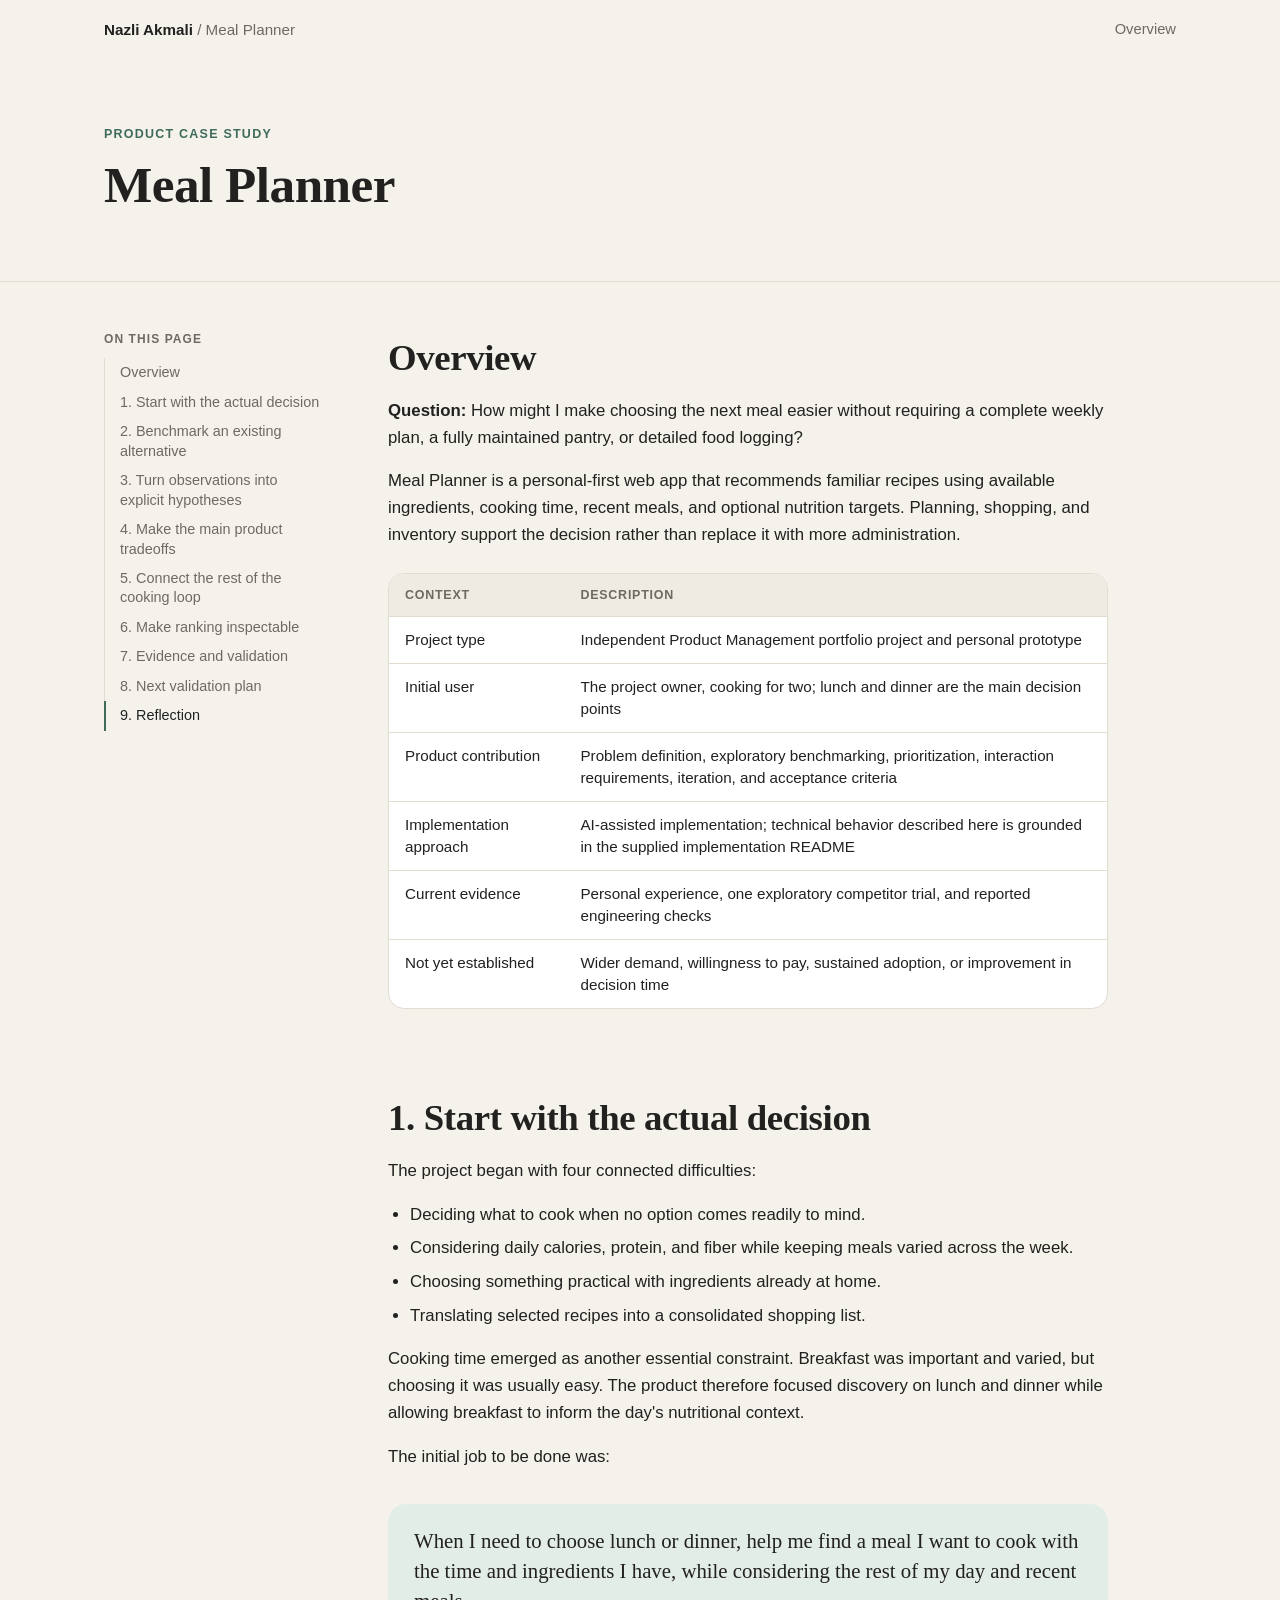
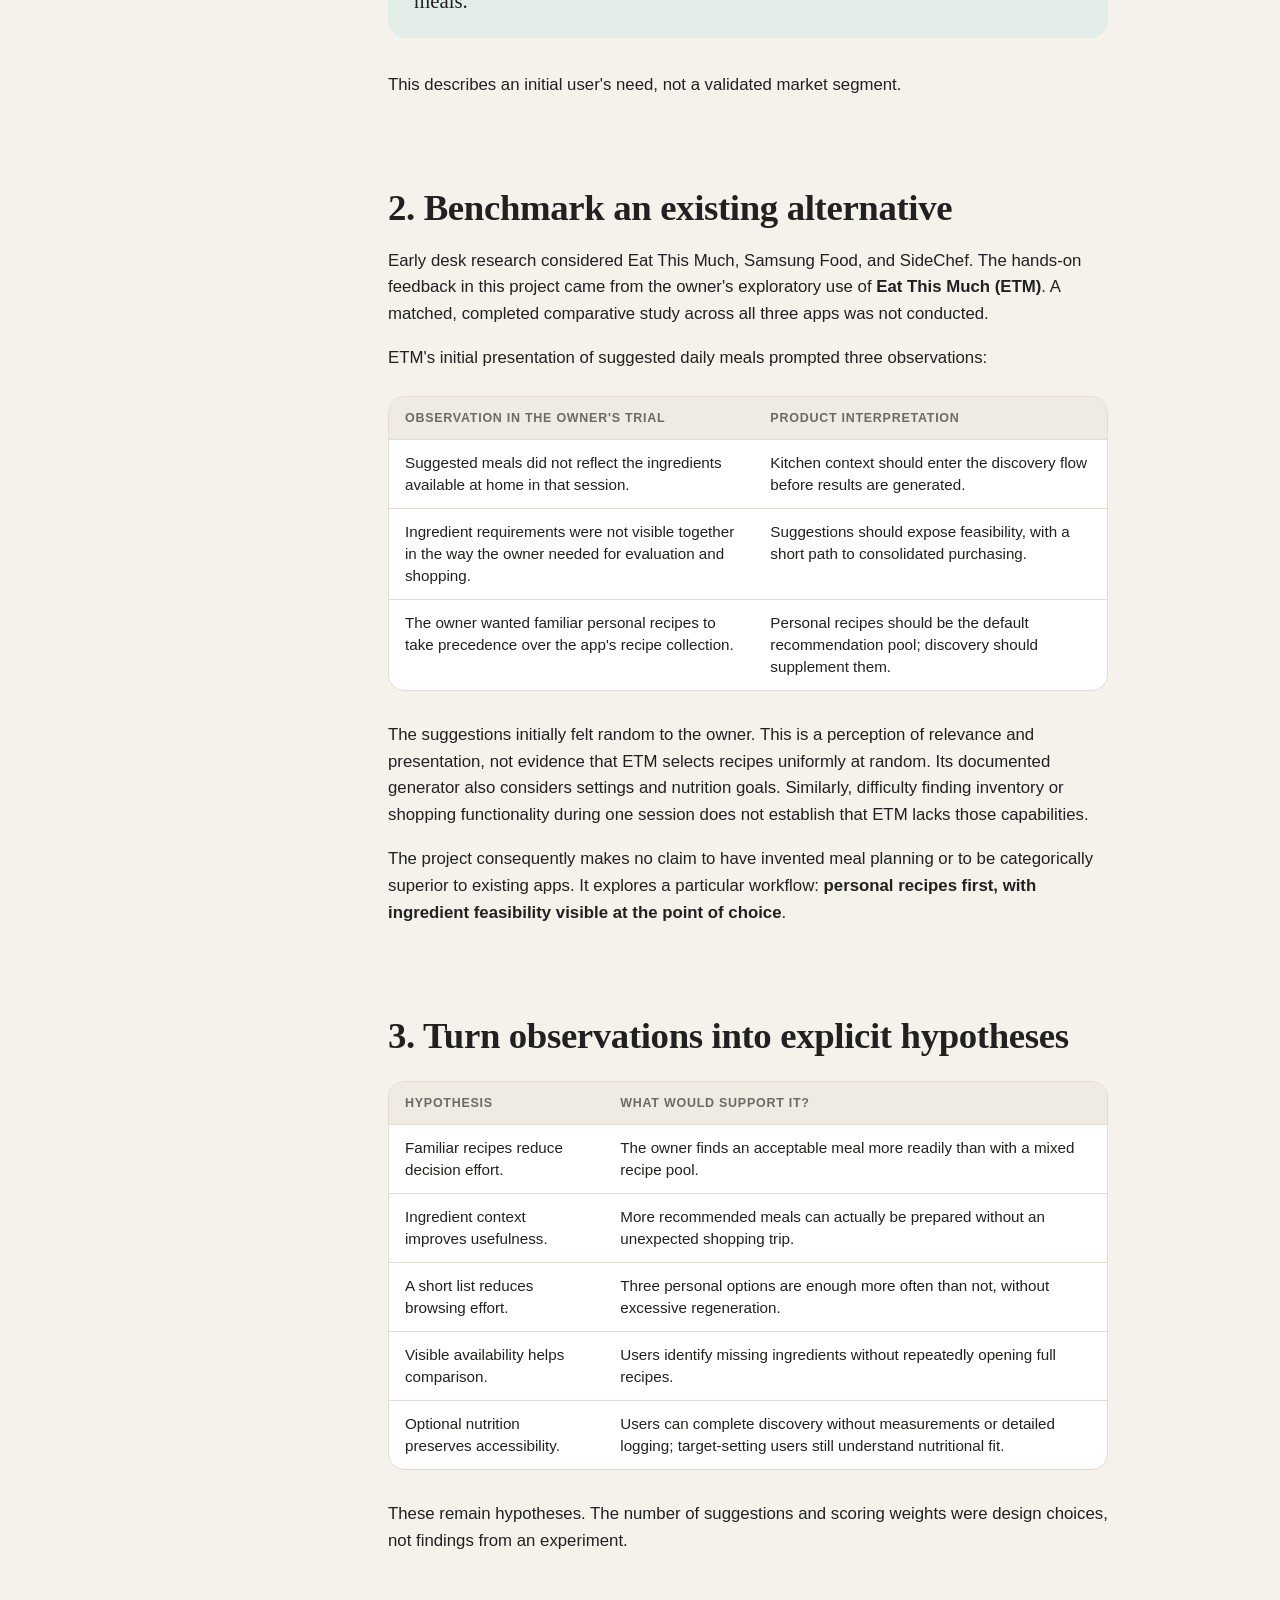
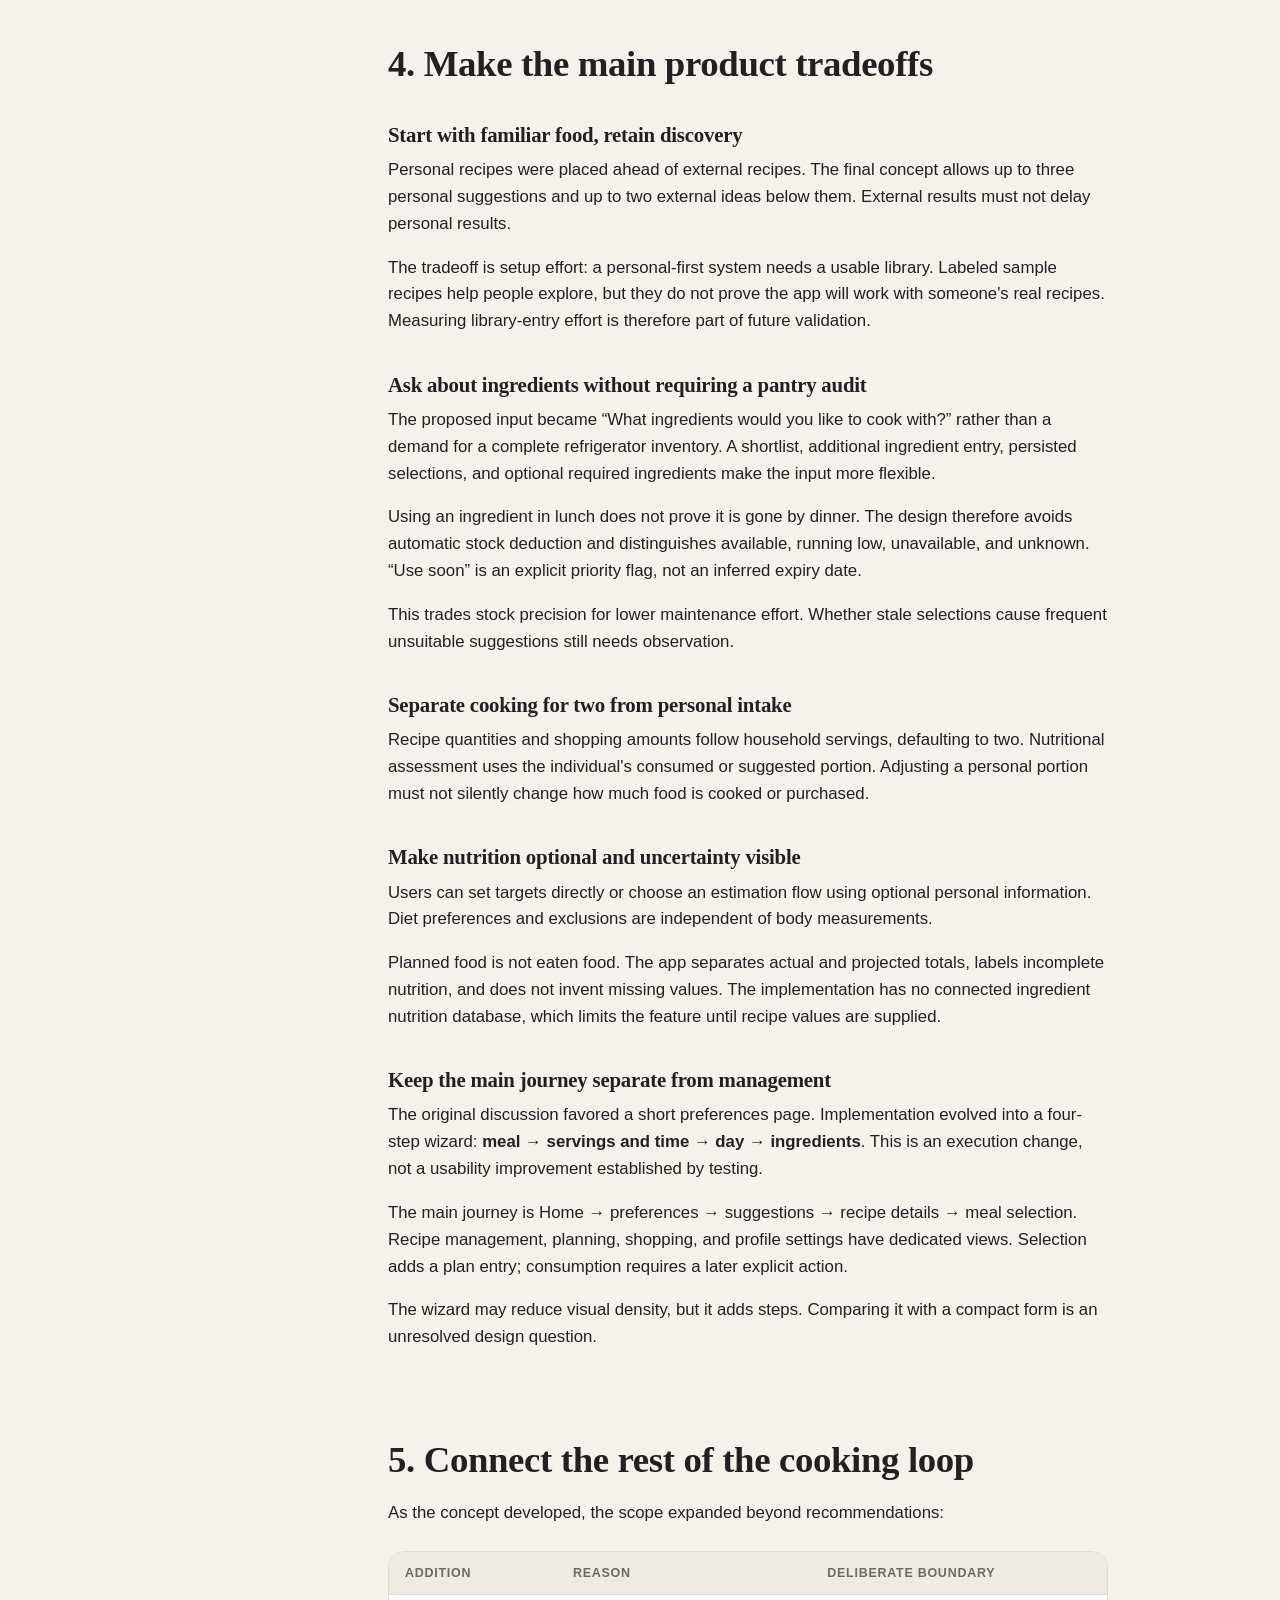
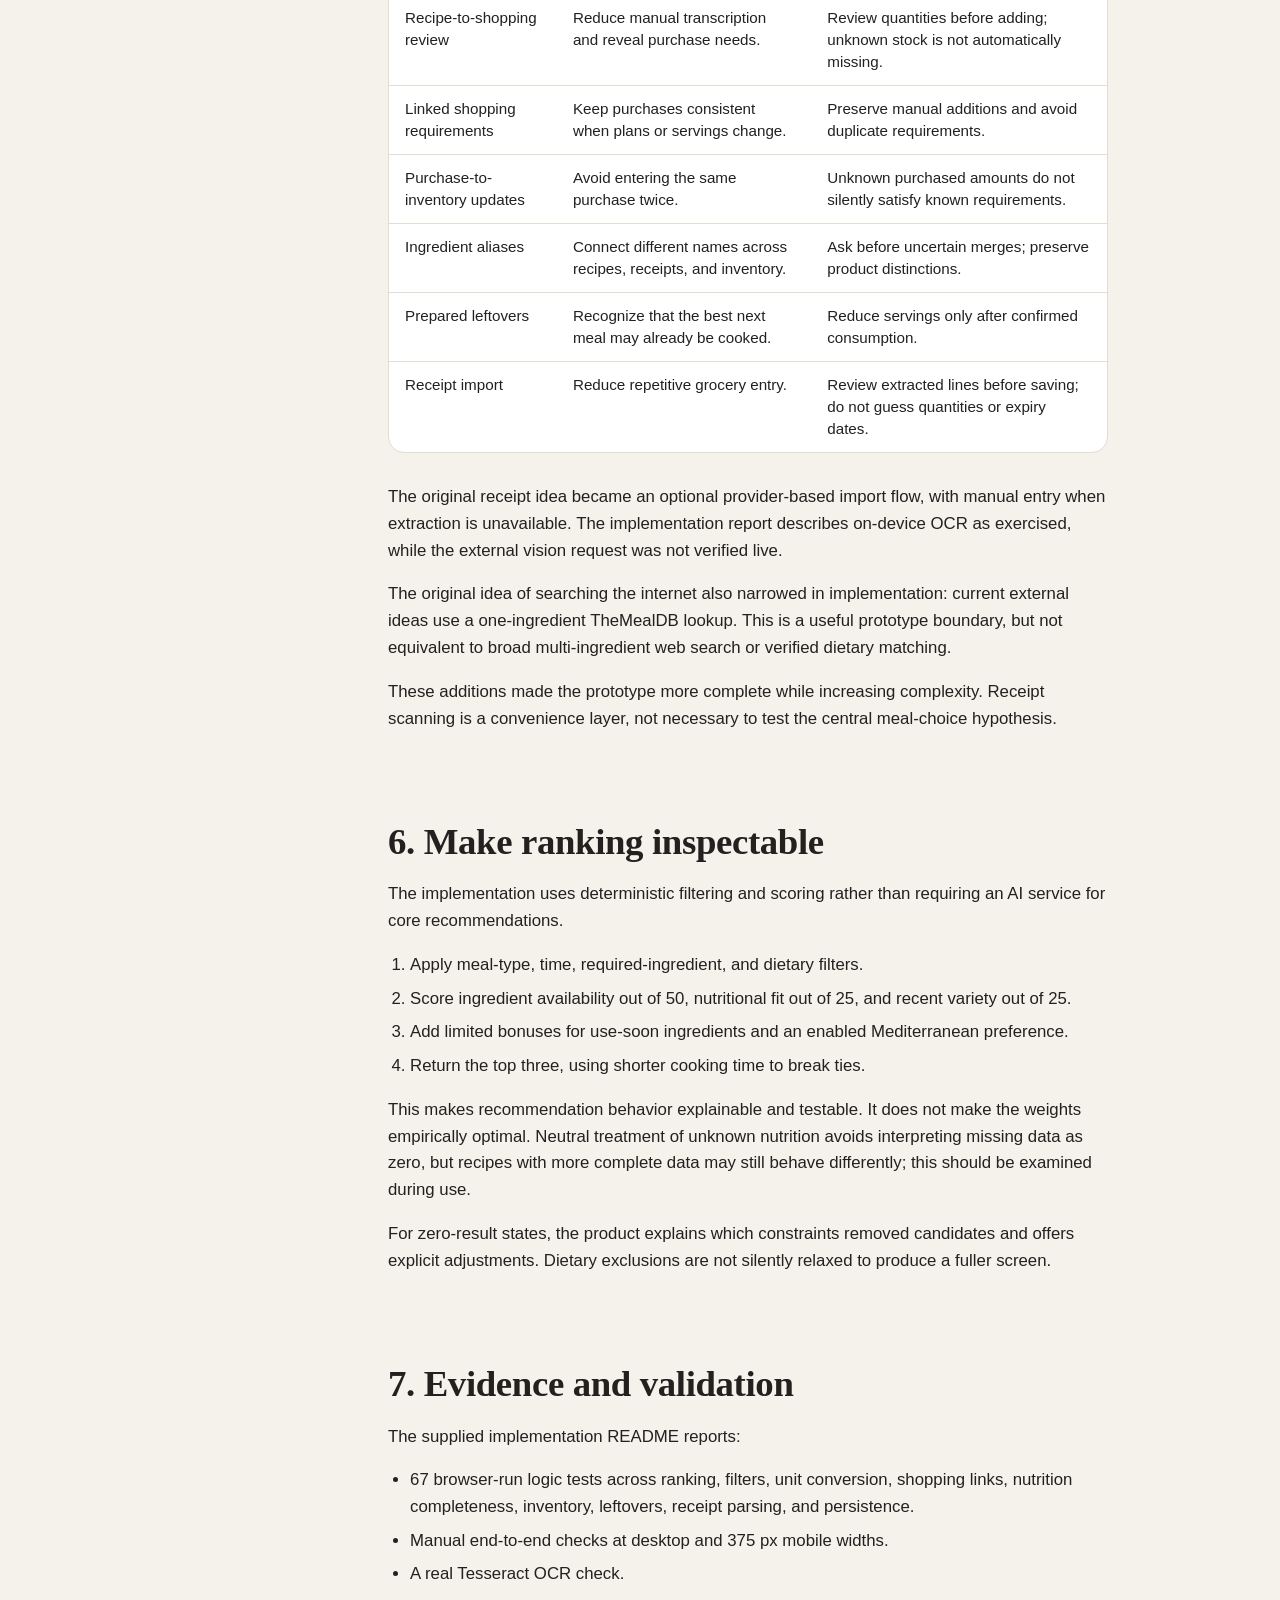
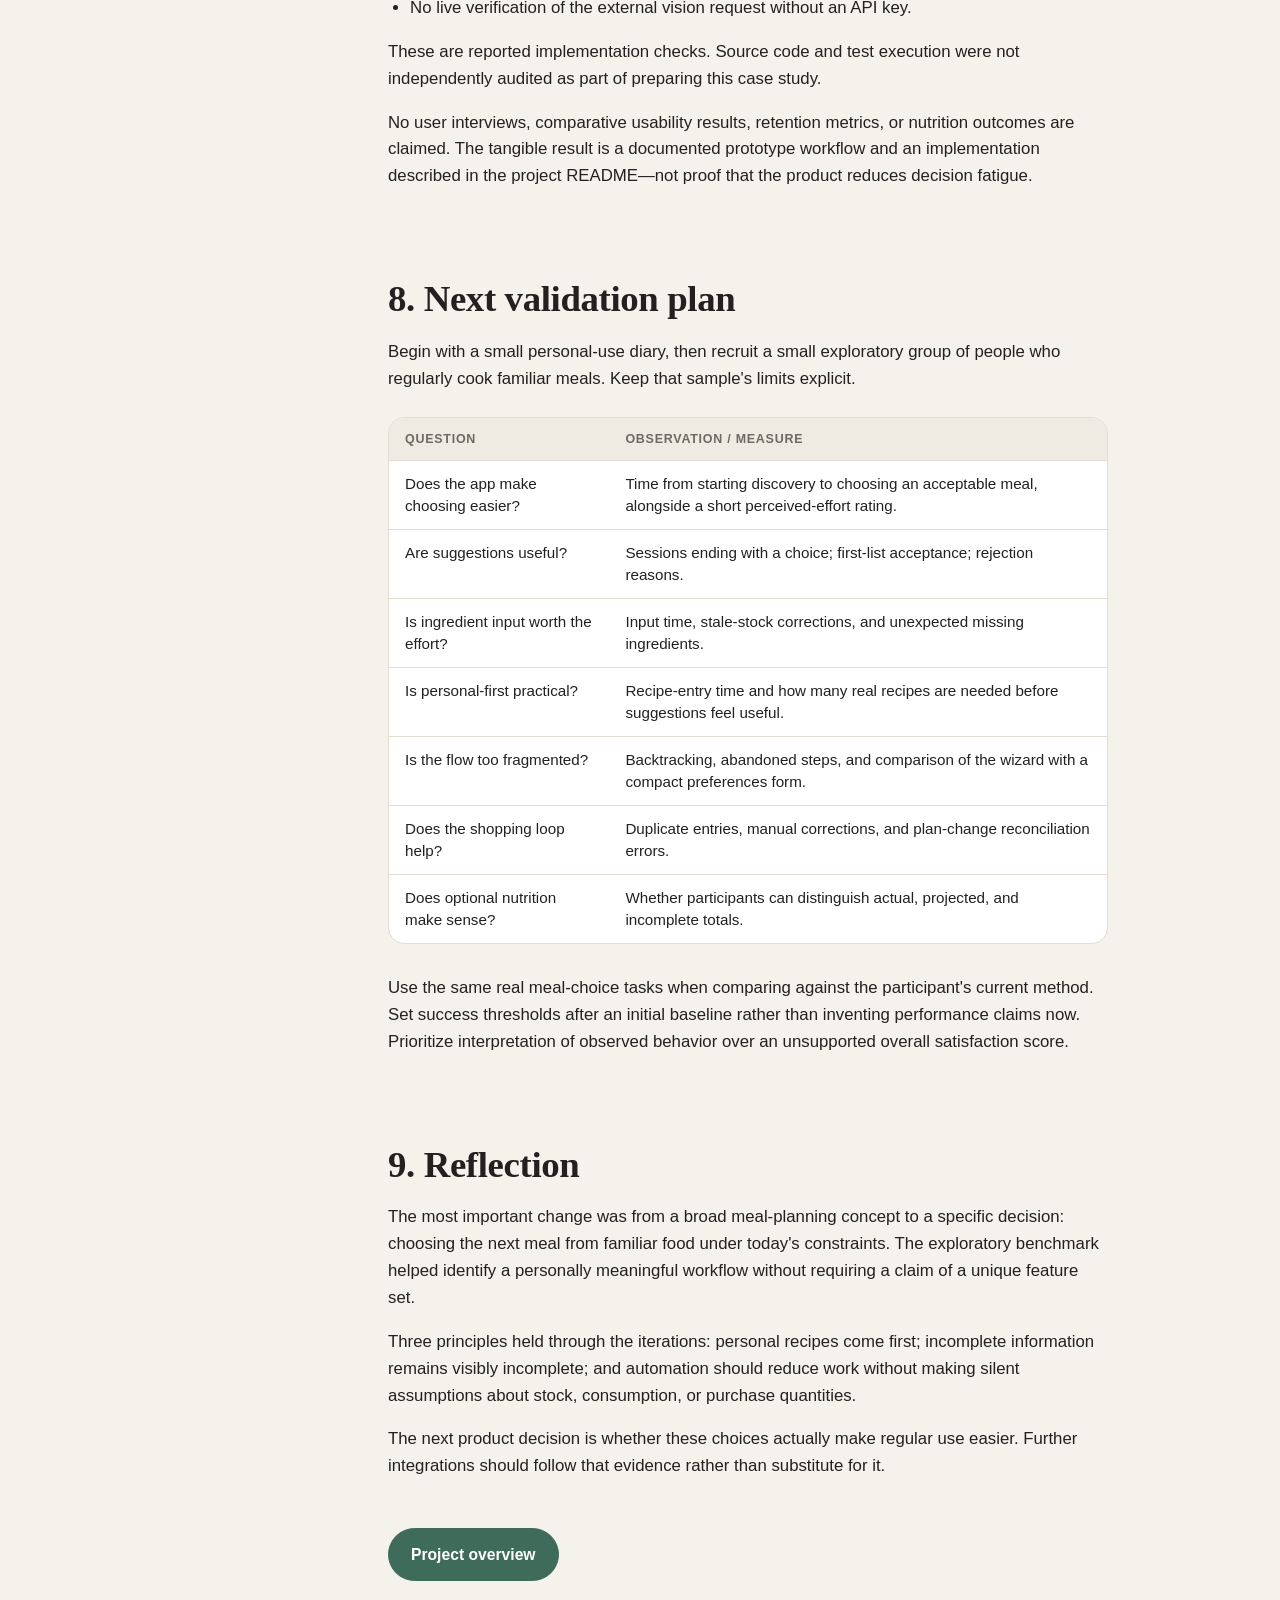
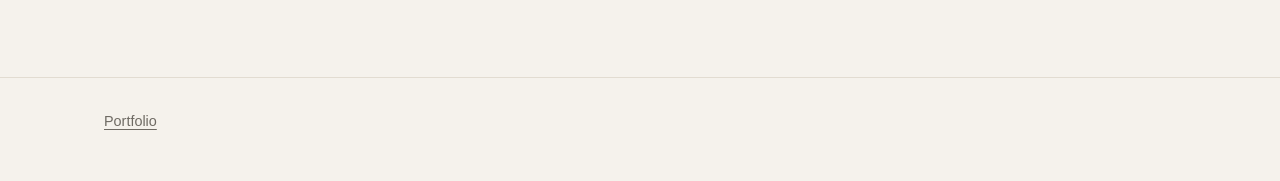
<file: meal-planner/case-study/index.html>
<!doctype html>
<html lang="en">
<head>
  <meta charset="utf-8">
  <meta name="viewport" content="width=device-width, initial-scale=1">
  <title>Meal Planner · Product case study</title>
  <meta name="theme-color" content="#F5F2EC" media="(prefers-color-scheme: light)">
  <meta name="theme-color" content="#1A1A1C" media="(prefers-color-scheme: dark)">
  <link rel="stylesheet" href="../site.css">
  <style>/* README screenshot rows (<img width="200">) sit side by side instead of stacking */
    .prose p:has(> img[width]) { display: grid; grid-template-columns: repeat(4, 1fr); gap: 10px; }
    .prose p > img[width] { width: 100%; height: auto; border-radius: 14px; border: 1px solid var(--line); }
    @media (max-width: 600px) { .prose p:has(> img[width]) { grid-template-columns: 1fr 1fr; } }</style>
</head>
<body>
  <!-- Generated by site/build.py from Markdown. Edit the source file, not this output. -->
  <header class="topbar">
    <div class="wrap">
      <a class="brand" href="https://nazli-akmali.github.io/">Nazli Akmali <span>/ Meal Planner</span></a>
      <nav class="topnav" aria-label="Project">
        <a href="../">Overview</a>
        
        
      </nav>
    </div>
  </header>

  <main>
    <div class="doc-head">
      <div class="wrap">
        <p class="eyebrow">Product case study</p>
        <h1>Meal Planner</h1>
      </div>
    </div>
    <div class="wrap doc-layout">
      <nav class="toc" aria-label="On this page">
        <p>On this page</p>
        <ol><li><a href="#overview">Overview</a></li><li><a href="#1-start-with-the-actual-decision">1. Start with the actual decision</a></li><li><a href="#2-benchmark-an-existing-alternative">2. Benchmark an existing alternative</a></li><li><a href="#3-turn-observations-into-explicit-hypotheses">3. Turn observations into explicit hypotheses</a></li><li><a href="#4-make-the-main-product-tradeoffs">4. Make the main product tradeoffs</a></li><li><a href="#5-connect-the-rest-of-the-cooking-loop">5. Connect the rest of the cooking loop</a></li><li><a href="#6-make-ranking-inspectable">6. Make ranking inspectable</a></li><li><a href="#7-evidence-and-validation">7. Evidence and validation</a></li><li><a href="#8-next-validation-plan">8. Next validation plan</a></li><li><a href="#9-reflection">9. Reflection</a></li></ol>
      </nav>
      <article class="prose">
        <h2 id="overview">Overview</h2>
<p><strong>Question:</strong> How might I make choosing the next meal easier without requiring a complete weekly plan, a fully maintained pantry, or detailed food logging?</p>
<p>Meal Planner is a personal-first web app that recommends familiar recipes using available ingredients, cooking time, recent meals, and optional nutrition targets. Planning, shopping, and inventory support the decision rather than replace it with more administration.</p>
<div class="table-wrap"><table>
<thead>
<tr>
<th>Context</th>
<th>Description</th>
</tr>
</thead>
<tbody>
<tr>
<td>Project type</td>
<td>Independent Product Management portfolio project and personal prototype</td>
</tr>
<tr>
<td>Initial user</td>
<td>The project owner, cooking for two; lunch and dinner are the main decision points</td>
</tr>
<tr>
<td>Product contribution</td>
<td>Problem definition, exploratory benchmarking, prioritization, interaction requirements, iteration, and acceptance criteria</td>
</tr>
<tr>
<td>Implementation approach</td>
<td>AI-assisted implementation; technical behavior described here is grounded in the supplied implementation README</td>
</tr>
<tr>
<td>Current evidence</td>
<td>Personal experience, one exploratory competitor trial, and reported engineering checks</td>
</tr>
<tr>
<td>Not yet established</td>
<td>Wider demand, willingness to pay, sustained adoption, or improvement in decision time</td>
</tr>
</tbody>
</table></div>
<h2 id="1-start-with-the-actual-decision">1. Start with the actual decision</h2>
<p>The project began with four connected difficulties:</p>
<ul>
<li>Deciding what to cook when no option comes readily to mind.</li>
<li>Considering daily calories, protein, and fiber while keeping meals varied across the week.</li>
<li>Choosing something practical with ingredients already at home.</li>
<li>Translating selected recipes into a consolidated shopping list.</li>
</ul>
<p>Cooking time emerged as another essential constraint. Breakfast was important and varied, but choosing it was usually easy. The product therefore focused discovery on lunch and dinner while allowing breakfast to inform the day's nutritional context.</p>
<p>The initial job to be done was:</p>
<blockquote>
<p>When I need to choose lunch or dinner, help me find a meal I want to cook with the time and ingredients I have, while considering the rest of my day and recent meals.</p>
</blockquote>
<p>This describes an initial user's need, not a validated market segment.</p>
<h2 id="2-benchmark-an-existing-alternative">2. Benchmark an existing alternative</h2>
<p>Early desk research considered Eat This Much, Samsung Food, and SideChef. The hands-on feedback in this project came from the owner's exploratory use of <strong>Eat This Much (ETM)</strong>. A matched, completed comparative study across all three apps was not conducted.</p>
<p>ETM's initial presentation of suggested daily meals prompted three observations:</p>
<div class="table-wrap"><table>
<thead>
<tr>
<th>Observation in the owner's trial</th>
<th>Product interpretation</th>
</tr>
</thead>
<tbody>
<tr>
<td>Suggested meals did not reflect the ingredients available at home in that session.</td>
<td>Kitchen context should enter the discovery flow before results are generated.</td>
</tr>
<tr>
<td>Ingredient requirements were not visible together in the way the owner needed for evaluation and shopping.</td>
<td>Suggestions should expose feasibility, with a short path to consolidated purchasing.</td>
</tr>
<tr>
<td>The owner wanted familiar personal recipes to take precedence over the app's recipe collection.</td>
<td>Personal recipes should be the default recommendation pool; discovery should supplement them.</td>
</tr>
</tbody>
</table></div>
<p>The suggestions initially felt random to the owner. This is a perception of relevance and presentation, not evidence that ETM selects recipes uniformly at random. Its documented generator also considers settings and nutrition goals. Similarly, difficulty finding inventory or shopping functionality during one session does not establish that ETM lacks those capabilities.</p>
<p>The project consequently makes no claim to have invented meal planning or to be categorically superior to existing apps. It explores a particular workflow: <strong>personal recipes first, with ingredient feasibility visible at the point of choice</strong>.</p>
<h2 id="3-turn-observations-into-explicit-hypotheses">3. Turn observations into explicit hypotheses</h2>
<div class="table-wrap"><table>
<thead>
<tr>
<th>Hypothesis</th>
<th>What would support it?</th>
</tr>
</thead>
<tbody>
<tr>
<td>Familiar recipes reduce decision effort.</td>
<td>The owner finds an acceptable meal more readily than with a mixed recipe pool.</td>
</tr>
<tr>
<td>Ingredient context improves usefulness.</td>
<td>More recommended meals can actually be prepared without an unexpected shopping trip.</td>
</tr>
<tr>
<td>A short list reduces browsing effort.</td>
<td>Three personal options are enough more often than not, without excessive regeneration.</td>
</tr>
<tr>
<td>Visible availability helps comparison.</td>
<td>Users identify missing ingredients without repeatedly opening full recipes.</td>
</tr>
<tr>
<td>Optional nutrition preserves accessibility.</td>
<td>Users can complete discovery without measurements or detailed logging; target-setting users still understand nutritional fit.</td>
</tr>
</tbody>
</table></div>
<p>These remain hypotheses. The number of suggestions and scoring weights were design choices, not findings from an experiment.</p>
<h2 id="4-make-the-main-product-tradeoffs">4. Make the main product tradeoffs</h2>
<h3 id="start-with-familiar-food-retain-discovery">Start with familiar food, retain discovery</h3>
<p>Personal recipes were placed ahead of external recipes. The final concept allows up to three personal suggestions and up to two external ideas below them. External results must not delay personal results.</p>
<p>The tradeoff is setup effort: a personal-first system needs a usable library. Labeled sample recipes help people explore, but they do not prove the app will work with someone's real recipes. Measuring library-entry effort is therefore part of future validation.</p>
<h3 id="ask-about-ingredients-without-requiring-a-pantry-audit">Ask about ingredients without requiring a pantry audit</h3>
<p>The proposed input became “What ingredients would you like to cook with?” rather than a demand for a complete refrigerator inventory. A shortlist, additional ingredient entry, persisted selections, and optional required ingredients make the input more flexible.</p>
<p>Using an ingredient in lunch does not prove it is gone by dinner. The design therefore avoids automatic stock deduction and distinguishes available, running low, unavailable, and unknown. “Use soon” is an explicit priority flag, not an inferred expiry date.</p>
<p>This trades stock precision for lower maintenance effort. Whether stale selections cause frequent unsuitable suggestions still needs observation.</p>
<h3 id="separate-cooking-for-two-from-personal-intake">Separate cooking for two from personal intake</h3>
<p>Recipe quantities and shopping amounts follow household servings, defaulting to two. Nutritional assessment uses the individual's consumed or suggested portion. Adjusting a personal portion must not silently change how much food is cooked or purchased.</p>
<h3 id="make-nutrition-optional-and-uncertainty-visible">Make nutrition optional and uncertainty visible</h3>
<p>Users can set targets directly or choose an estimation flow using optional personal information. Diet preferences and exclusions are independent of body measurements.</p>
<p>Planned food is not eaten food. The app separates actual and projected totals, labels incomplete nutrition, and does not invent missing values. The implementation has no connected ingredient nutrition database, which limits the feature until recipe values are supplied.</p>
<h3 id="keep-the-main-journey-separate-from-management">Keep the main journey separate from management</h3>
<p>The original discussion favored a short preferences page. Implementation evolved into a four-step wizard: <strong>meal → servings and time → day → ingredients</strong>. This is an execution change, not a usability improvement established by testing.</p>
<p>The main journey is Home → preferences → suggestions → recipe details → meal selection. Recipe management, planning, shopping, and profile settings have dedicated views. Selection adds a plan entry; consumption requires a later explicit action.</p>
<p>The wizard may reduce visual density, but it adds steps. Comparing it with a compact form is an unresolved design question.</p>
<h2 id="5-connect-the-rest-of-the-cooking-loop">5. Connect the rest of the cooking loop</h2>
<p>As the concept developed, the scope expanded beyond recommendations:</p>
<div class="table-wrap"><table>
<thead>
<tr>
<th>Addition</th>
<th>Reason</th>
<th>Deliberate boundary</th>
</tr>
</thead>
<tbody>
<tr>
<td>Recipe-to-shopping review</td>
<td>Reduce manual transcription and reveal purchase needs.</td>
<td>Review quantities before adding; unknown stock is not automatically missing.</td>
</tr>
<tr>
<td>Linked shopping requirements</td>
<td>Keep purchases consistent when plans or servings change.</td>
<td>Preserve manual additions and avoid duplicate requirements.</td>
</tr>
<tr>
<td>Purchase-to-inventory updates</td>
<td>Avoid entering the same purchase twice.</td>
<td>Unknown purchased amounts do not silently satisfy known requirements.</td>
</tr>
<tr>
<td>Ingredient aliases</td>
<td>Connect different names across recipes, receipts, and inventory.</td>
<td>Ask before uncertain merges; preserve product distinctions.</td>
</tr>
<tr>
<td>Prepared leftovers</td>
<td>Recognize that the best next meal may already be cooked.</td>
<td>Reduce servings only after confirmed consumption.</td>
</tr>
<tr>
<td>Receipt import</td>
<td>Reduce repetitive grocery entry.</td>
<td>Review extracted lines before saving; do not guess quantities or expiry dates.</td>
</tr>
</tbody>
</table></div>
<p>The original receipt idea became an optional provider-based import flow, with manual entry when extraction is unavailable. The implementation report describes on-device OCR as exercised, while the external vision request was not verified live.</p>
<p>The original idea of searching the internet also narrowed in implementation: current external ideas use a one-ingredient TheMealDB lookup. This is a useful prototype boundary, but not equivalent to broad multi-ingredient web search or verified dietary matching.</p>
<p>These additions made the prototype more complete while increasing complexity. Receipt scanning is a convenience layer, not necessary to test the central meal-choice hypothesis.</p>
<h2 id="6-make-ranking-inspectable">6. Make ranking inspectable</h2>
<p>The implementation uses deterministic filtering and scoring rather than requiring an AI service for core recommendations.</p>
<ol>
<li>Apply meal-type, time, required-ingredient, and dietary filters.</li>
<li>Score ingredient availability out of 50, nutritional fit out of 25, and recent variety out of 25.</li>
<li>Add limited bonuses for use-soon ingredients and an enabled Mediterranean preference.</li>
<li>Return the top three, using shorter cooking time to break ties.</li>
</ol>
<p>This makes recommendation behavior explainable and testable. It does not make the weights empirically optimal. Neutral treatment of unknown nutrition avoids interpreting missing data as zero, but recipes with more complete data may still behave differently; this should be examined during use.</p>
<p>For zero-result states, the product explains which constraints removed candidates and offers explicit adjustments. Dietary exclusions are not silently relaxed to produce a fuller screen.</p>
<h2 id="7-evidence-and-validation">7. Evidence and validation</h2>
<p>The supplied implementation README reports:</p>
<ul>
<li>67 browser-run logic tests across ranking, filters, unit conversion, shopping links, nutrition completeness, inventory, leftovers, receipt parsing, and persistence.</li>
<li>Manual end-to-end checks at desktop and 375 px mobile widths.</li>
<li>A real Tesseract OCR check.</li>
<li>No live verification of the external vision request without an API key.</li>
</ul>
<p>These are reported implementation checks. Source code and test execution were not independently audited as part of preparing this case study.</p>
<p>No user interviews, comparative usability results, retention metrics, or nutrition outcomes are claimed. The tangible result is a documented prototype workflow and an implementation described in the project README—not proof that the product reduces decision fatigue.</p>
<h2 id="8-next-validation-plan">8. Next validation plan</h2>
<p>Begin with a small personal-use diary, then recruit a small exploratory group of people who regularly cook familiar meals. Keep that sample's limits explicit.</p>
<div class="table-wrap"><table>
<thead>
<tr>
<th>Question</th>
<th>Observation / measure</th>
</tr>
</thead>
<tbody>
<tr>
<td>Does the app make choosing easier?</td>
<td>Time from starting discovery to choosing an acceptable meal, alongside a short perceived-effort rating.</td>
</tr>
<tr>
<td>Are suggestions useful?</td>
<td>Sessions ending with a choice; first-list acceptance; rejection reasons.</td>
</tr>
<tr>
<td>Is ingredient input worth the effort?</td>
<td>Input time, stale-stock corrections, and unexpected missing ingredients.</td>
</tr>
<tr>
<td>Is personal-first practical?</td>
<td>Recipe-entry time and how many real recipes are needed before suggestions feel useful.</td>
</tr>
<tr>
<td>Is the flow too fragmented?</td>
<td>Backtracking, abandoned steps, and comparison of the wizard with a compact preferences form.</td>
</tr>
<tr>
<td>Does the shopping loop help?</td>
<td>Duplicate entries, manual corrections, and plan-change reconciliation errors.</td>
</tr>
<tr>
<td>Does optional nutrition make sense?</td>
<td>Whether participants can distinguish actual, projected, and incomplete totals.</td>
</tr>
</tbody>
</table></div>
<p>Use the same real meal-choice tasks when comparing against the participant's current method. Set success thresholds after an initial baseline rather than inventing performance claims now. Prioritize interpretation of observed behavior over an unsupported overall satisfaction score.</p>
<h2 id="9-reflection">9. Reflection</h2>
<p>The most important change was from a broad meal-planning concept to a specific decision: choosing the next meal from familiar food under today's constraints. The exploratory benchmark helped identify a personally meaningful workflow without requiring a claim of a unique feature set.</p>
<p>Three principles held through the iterations: personal recipes come first; incomplete information remains visibly incomplete; and automation should reduce work without making silent assumptions about stock, consumption, or purchase quantities.</p>
<p>The next product decision is whether these choices actually make regular use easier. Further integrations should follow that evidence rather than substitute for it.</p>
        <div class="doc-foot">
          
          <a class="btn primary" href="../">Project overview</a>
        </div>
      </article>
    </div>
  </main>

  <footer class="footer">
    <div class="wrap">
      
      <span><a href="https://nazli-akmali.github.io/">Portfolio</a></span>
    </div>
  </footer>

  <script>
    const bar = document.querySelector('.topbar');
    const onScroll = () => bar.classList.toggle('scrolled', scrollY > 8);
    addEventListener('scroll', onScroll, { passive: true }); onScroll();
    // Highlight the section currently in view in the side navigation.
    const links = [...document.querySelectorAll('.toc a')];
    const byId = new Map(links.map((a) => [decodeURIComponent(a.hash.slice(1)), a]));
    const io = new IntersectionObserver((entries) => {
      for (const e of entries) if (e.isIntersecting) {
        links.forEach((a) => a.classList.remove('on'));
        byId.get(e.target.id)?.classList.add('on');
      }
    }, { rootMargin: '-80px 0px -70% 0px' });
    document.querySelectorAll('.prose h2[id]').forEach((h) => io.observe(h));
  </script>
</body>
</html>
</file>
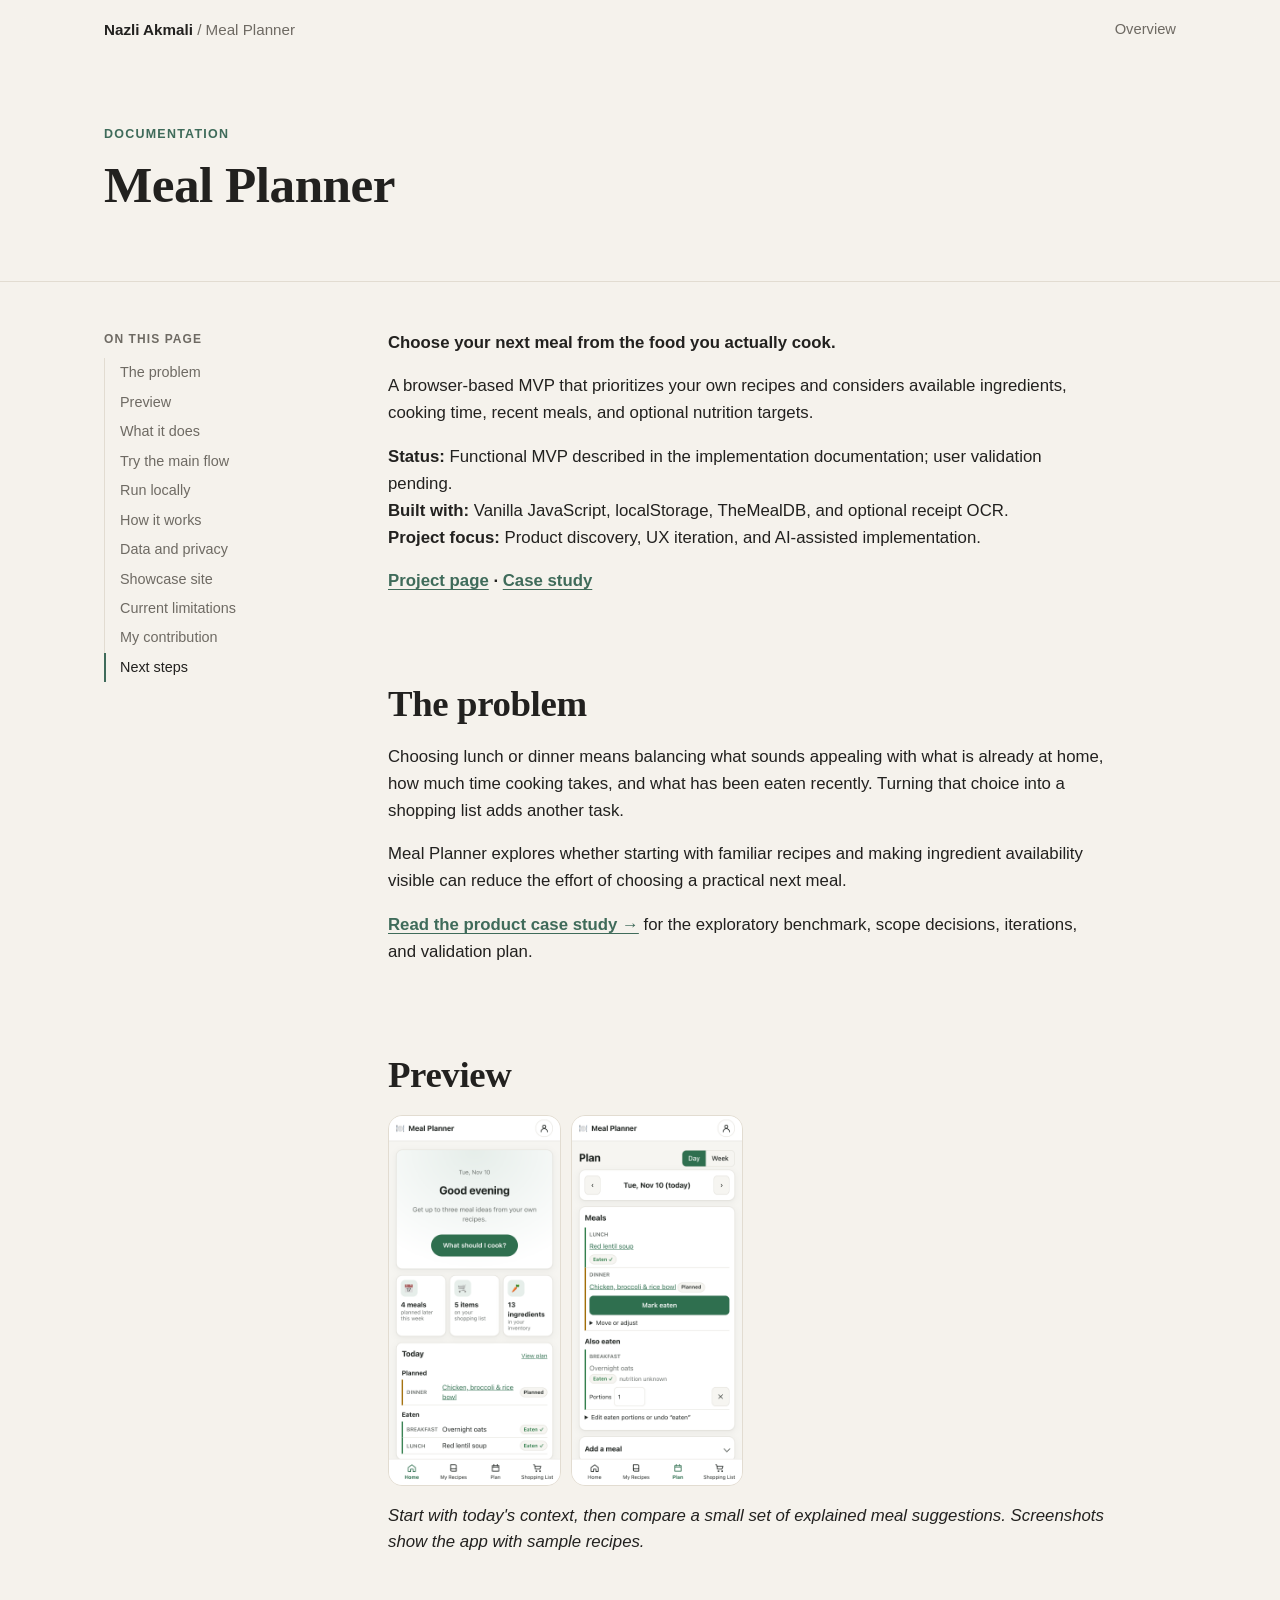
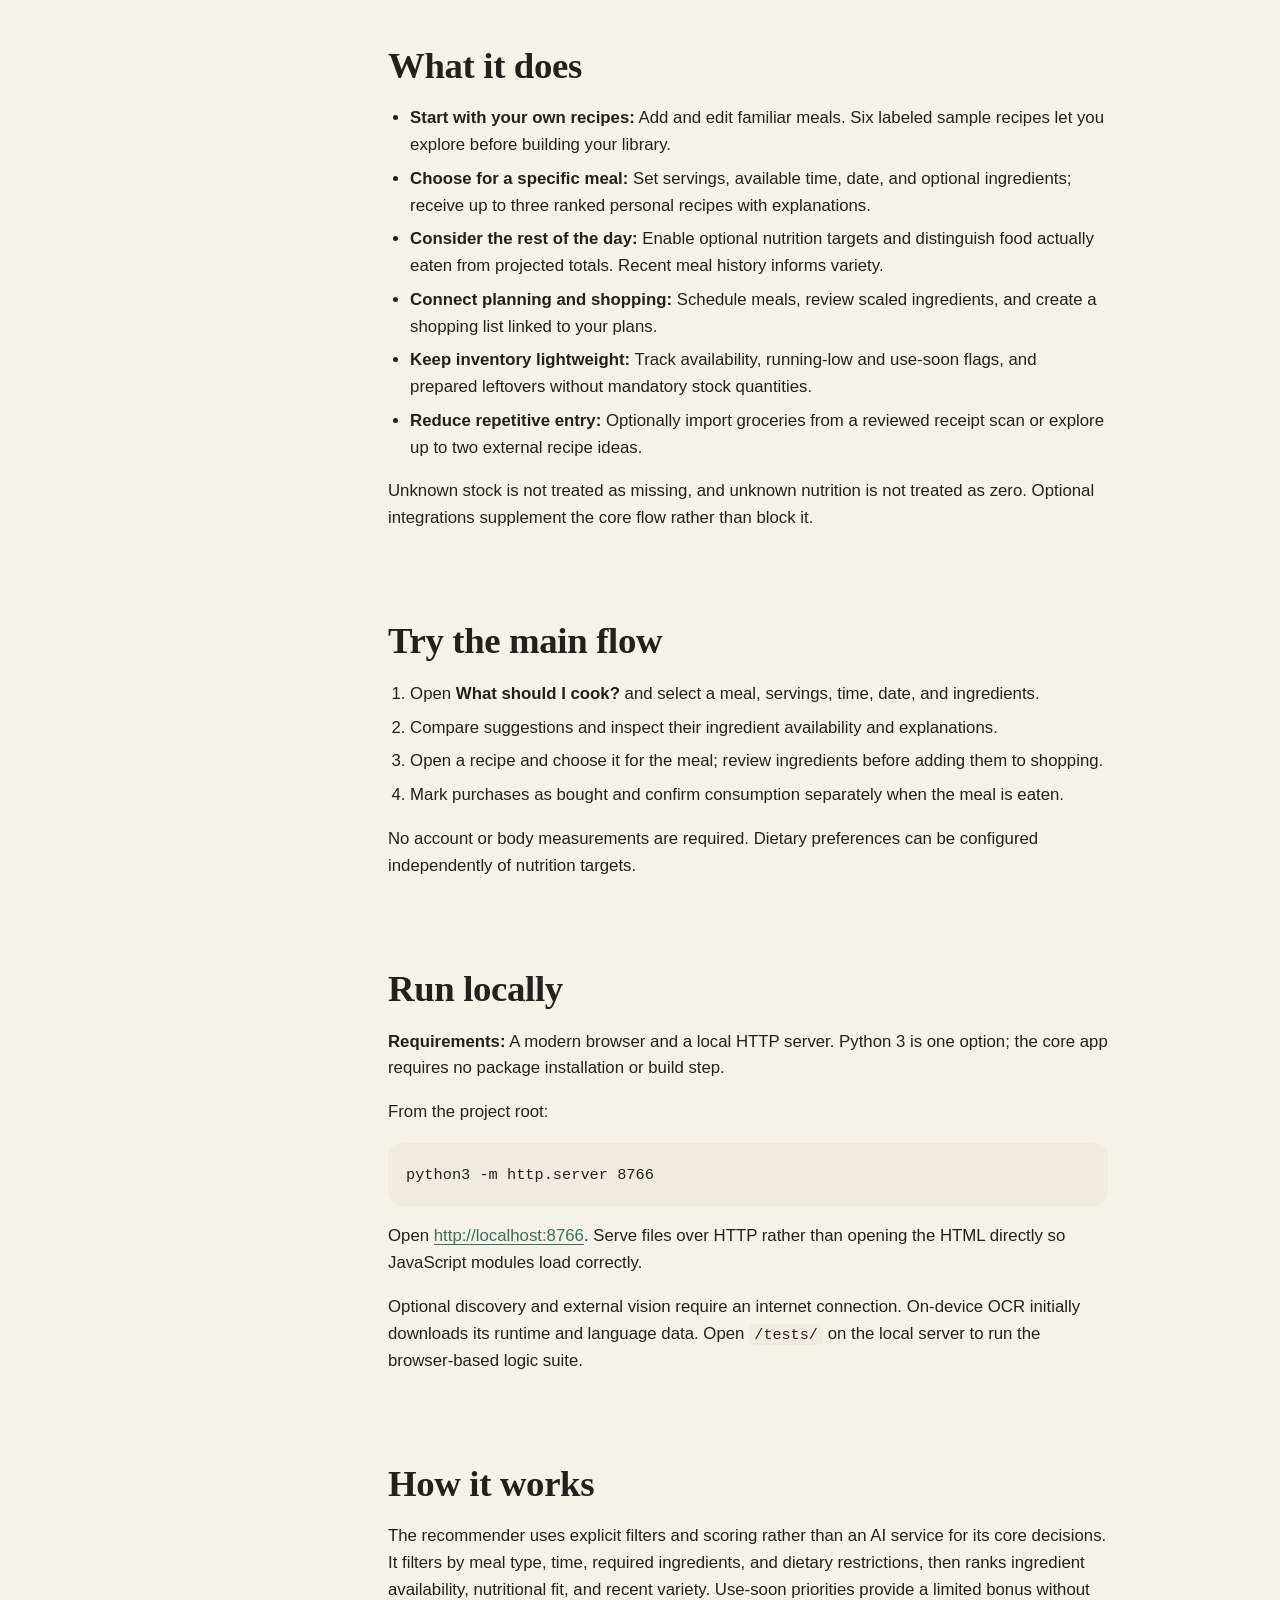
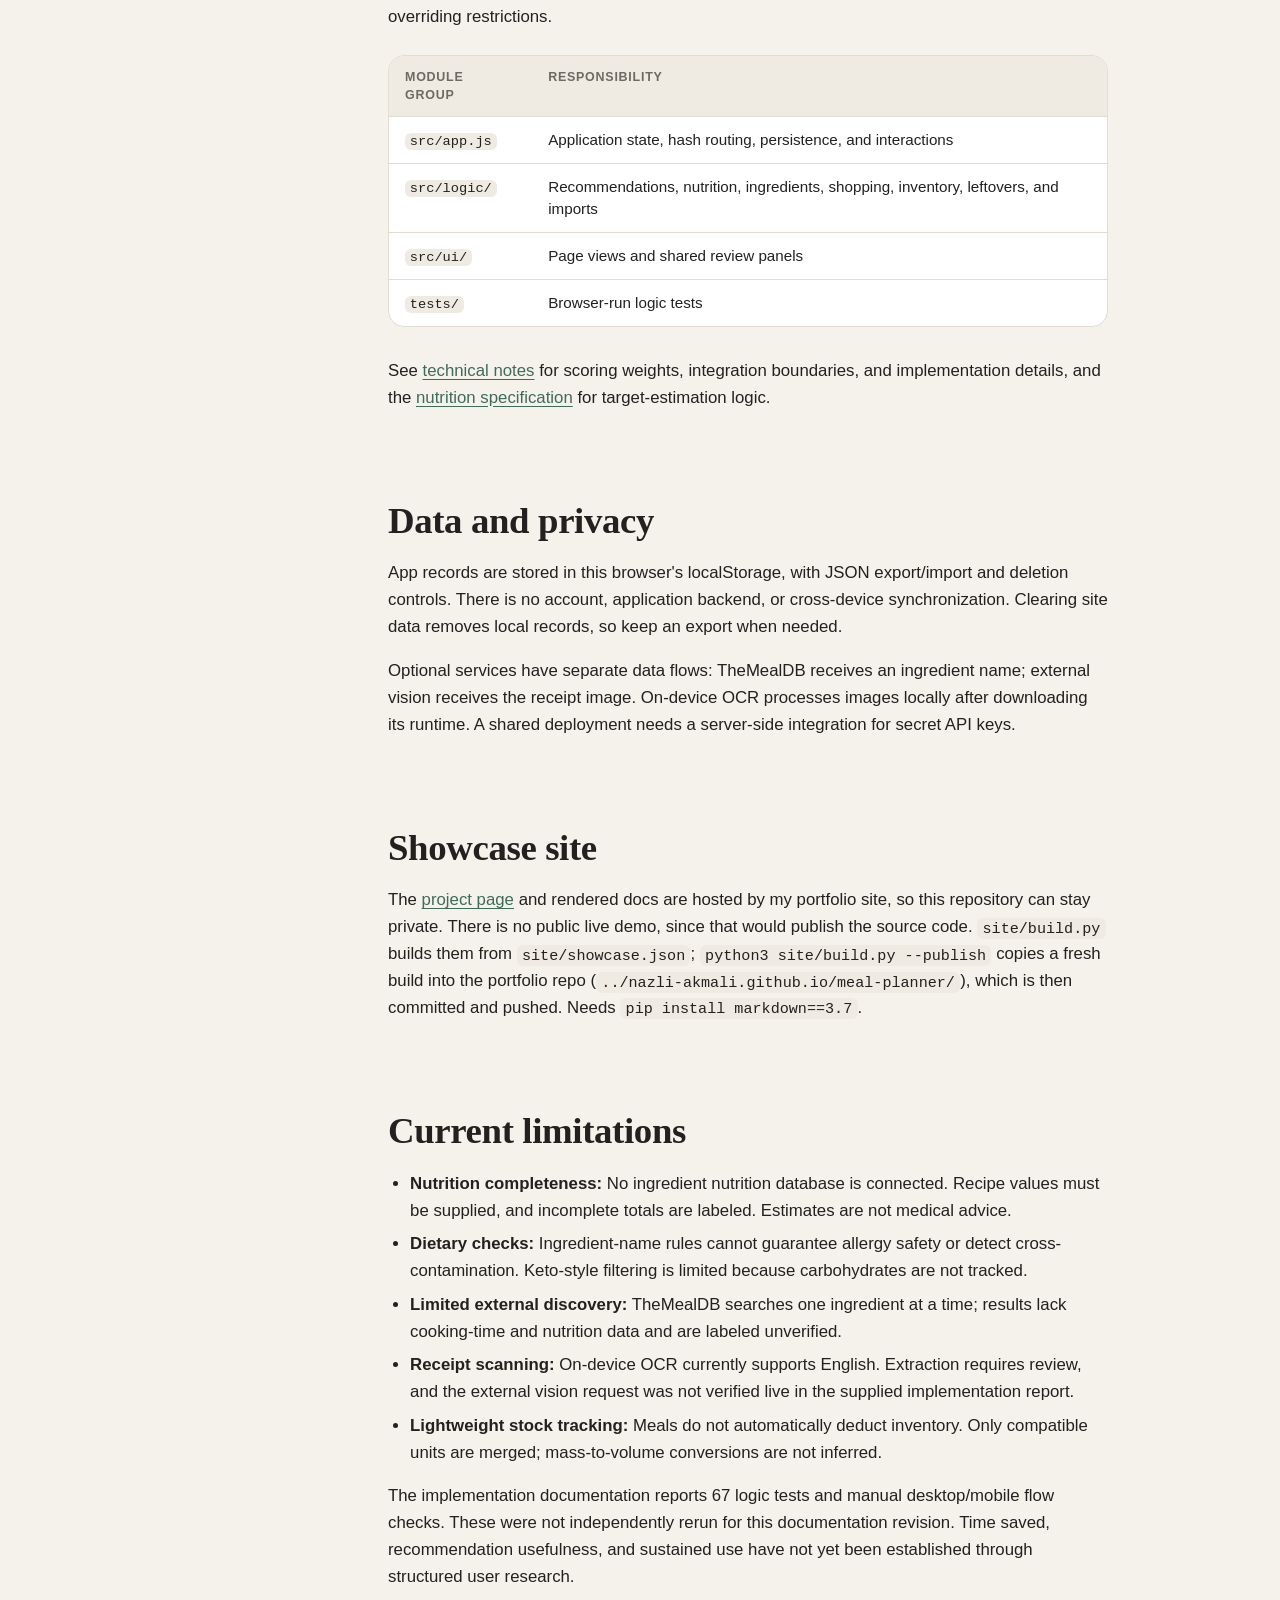
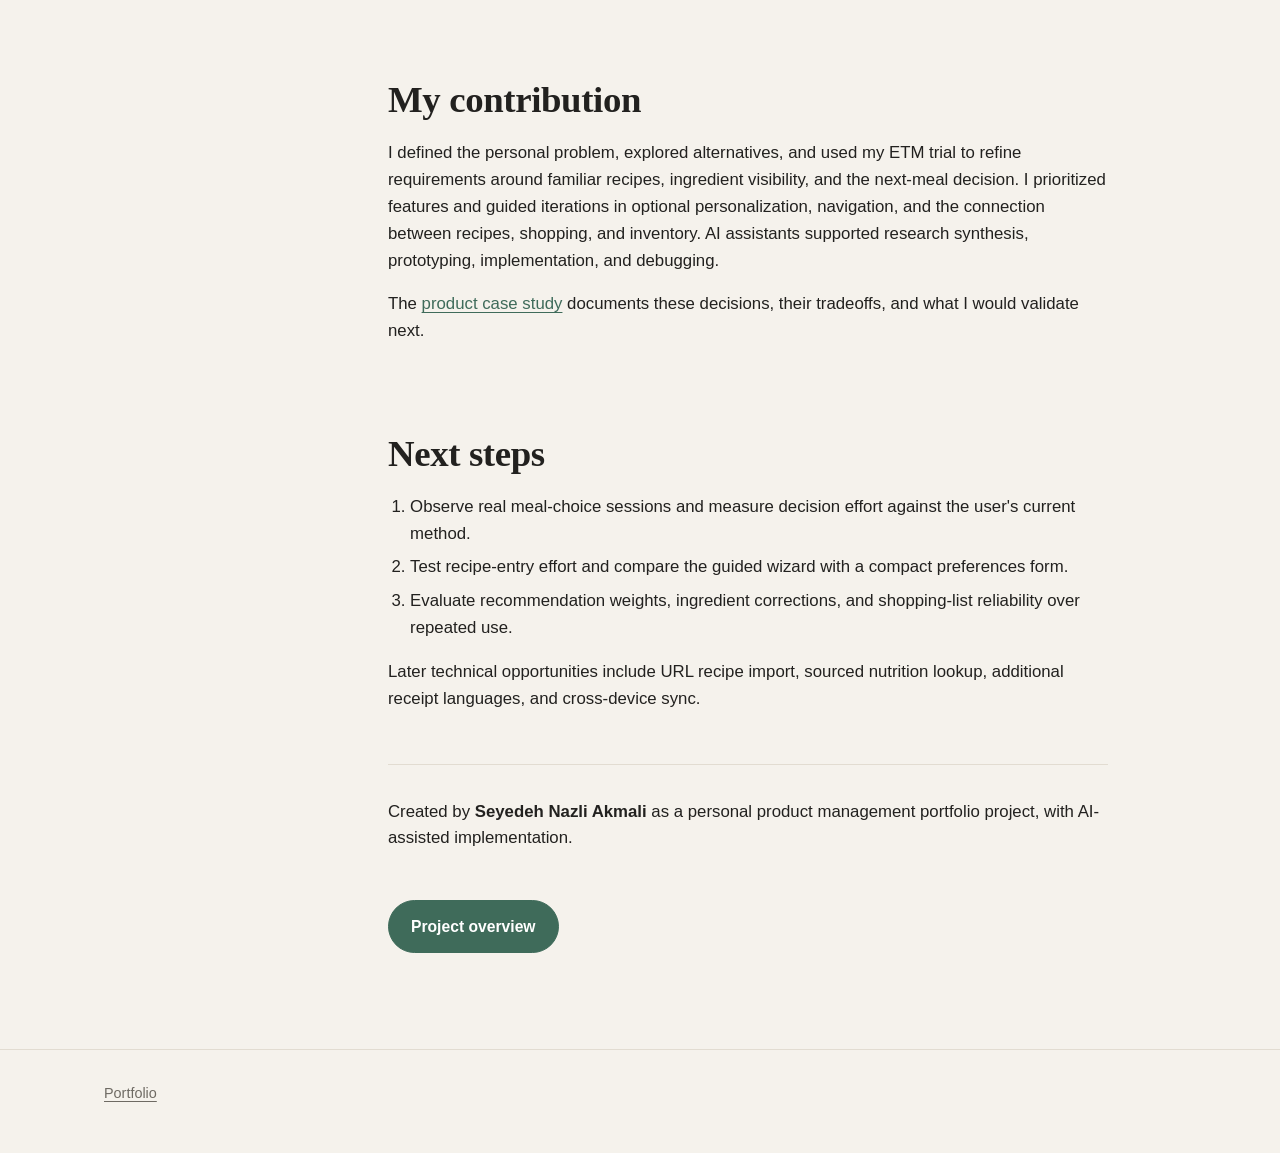
<file: meal-planner/docs/index.html>
<!doctype html>
<html lang="en">
<head>
  <meta charset="utf-8">
  <meta name="viewport" content="width=device-width, initial-scale=1">
  <title>Meal Planner · Documentation</title>
  <meta name="theme-color" content="#F5F2EC" media="(prefers-color-scheme: light)">
  <meta name="theme-color" content="#1A1A1C" media="(prefers-color-scheme: dark)">
  <link rel="stylesheet" href="../site.css">
  <style>/* README screenshot rows (<img width="200">) sit side by side instead of stacking */
    .prose p:has(> img[width]) { display: grid; grid-template-columns: repeat(4, 1fr); gap: 10px; }
    .prose p > img[width] { width: 100%; height: auto; border-radius: 14px; border: 1px solid var(--line); }
    @media (max-width: 600px) { .prose p:has(> img[width]) { grid-template-columns: 1fr 1fr; } }</style>
</head>
<body>
  <!-- Generated by site/build.py from Markdown. Edit the source file, not this output. -->
  <header class="topbar">
    <div class="wrap">
      <a class="brand" href="https://nazli-akmali.github.io/">Nazli Akmali <span>/ Meal Planner</span></a>
      <nav class="topnav" aria-label="Project">
        <a href="../">Overview</a>
        
        
      </nav>
    </div>
  </header>

  <main>
    <div class="doc-head">
      <div class="wrap">
        <p class="eyebrow">Documentation</p>
        <h1>Meal Planner</h1>
      </div>
    </div>
    <div class="wrap doc-layout">
      <nav class="toc" aria-label="On this page">
        <p>On this page</p>
        <ol><li><a href="#the-problem">The problem</a></li><li><a href="#preview">Preview</a></li><li><a href="#what-it-does">What it does</a></li><li><a href="#try-the-main-flow">Try the main flow</a></li><li><a href="#run-locally">Run locally</a></li><li><a href="#how-it-works">How it works</a></li><li><a href="#data-and-privacy">Data and privacy</a></li><li><a href="#showcase-site">Showcase site</a></li><li><a href="#current-limitations">Current limitations</a></li><li><a href="#my-contribution">My contribution</a></li><li><a href="#next-steps">Next steps</a></li></ol>
      </nav>
      <article class="prose">
        <p><strong>Choose your next meal from the food you actually cook.</strong></p>
<p>A browser-based MVP that prioritizes your own recipes and considers available ingredients, cooking time, recent meals, and optional nutrition targets.</p>
<p><strong>Status:</strong> Functional MVP described in the implementation documentation; user validation pending.<br />
<strong>Built with:</strong> Vanilla JavaScript, localStorage, TheMealDB, and optional receipt OCR.<br />
<strong>Project focus:</strong> Product discovery, UX iteration, and AI-assisted implementation.</p>
<p><strong><a href="https://nazli-akmali.github.io/meal-planner/">Project page</a> · <a href="https://nazli-akmali.github.io/meal-planner/case-study/">Case study</a></strong></p>
<h2 id="the-problem">The problem</h2>
<p>Choosing lunch or dinner means balancing what sounds appealing with what is already at home, how much time cooking takes, and what has been eaten recently. Turning that choice into a shopping list adds another task.</p>
<p>Meal Planner explores whether starting with familiar recipes and making ingredient availability visible can reduce the effort of choosing a practical next meal.</p>
<p><strong><a href="../case-study/">Read the product case study →</a></strong> for the exploratory benchmark, scope decisions, iterations, and validation plan.</p>
<h2 id="preview">Preview</h2>
<p>
  <img src="../assets/docs/images/home.png" width="260" alt="Home screen with the meal-discovery action and today's planned and eaten meals">
  <img src="../assets/docs/images/suggestions.png" width="260" alt="Ranked personal recipe suggestions showing time, available ingredients, and unconfirmed items">
</p>

<p><em>Start with today's context, then compare a small set of explained meal suggestions. Screenshots show the app with sample recipes.</em></p>
<h2 id="what-it-does">What it does</h2>
<ul>
<li><strong>Start with your own recipes:</strong> Add and edit familiar meals. Six labeled sample recipes let you explore before building your library.</li>
<li><strong>Choose for a specific meal:</strong> Set servings, available time, date, and optional ingredients; receive up to three ranked personal recipes with explanations.</li>
<li><strong>Consider the rest of the day:</strong> Enable optional nutrition targets and distinguish food actually eaten from projected totals. Recent meal history informs variety.</li>
<li><strong>Connect planning and shopping:</strong> Schedule meals, review scaled ingredients, and create a shopping list linked to your plans.</li>
<li><strong>Keep inventory lightweight:</strong> Track availability, running-low and use-soon flags, and prepared leftovers without mandatory stock quantities.</li>
<li><strong>Reduce repetitive entry:</strong> Optionally import groceries from a reviewed receipt scan or explore up to two external recipe ideas.</li>
</ul>
<p>Unknown stock is not treated as missing, and unknown nutrition is not treated as zero. Optional integrations supplement the core flow rather than block it.</p>
<h2 id="try-the-main-flow">Try the main flow</h2>
<ol>
<li>Open <strong>What should I cook?</strong> and select a meal, servings, time, date, and ingredients.</li>
<li>Compare suggestions and inspect their ingredient availability and explanations.</li>
<li>Open a recipe and choose it for the meal; review ingredients before adding them to shopping.</li>
<li>Mark purchases as bought and confirm consumption separately when the meal is eaten.</li>
</ol>
<p>No account or body measurements are required. Dietary preferences can be configured independently of nutrition targets.</p>
<h2 id="run-locally">Run locally</h2>
<p><strong>Requirements:</strong> A modern browser and a local HTTP server. Python 3 is one option; the core app requires no package installation or build step.</p>
<p>From the project root:</p>
<pre><code class="language-bash">python3 -m http.server 8766
</code></pre>
<p>Open <a href="http://localhost:8766">http://localhost:8766</a>. Serve files over HTTP rather than opening the HTML directly so JavaScript modules load correctly.</p>
<p>Optional discovery and external vision require an internet connection. On-device OCR initially downloads its runtime and language data. Open <code>/tests/</code> on the local server to run the browser-based logic suite.</p>
<h2 id="how-it-works">How it works</h2>
<p>The recommender uses explicit filters and scoring rather than an AI service for its core decisions. It filters by meal type, time, required ingredients, and dietary restrictions, then ranks ingredient availability, nutritional fit, and recent variety. Use-soon priorities provide a limited bonus without overriding restrictions.</p>
<div class="table-wrap"><table>
<thead>
<tr>
<th>Module group</th>
<th>Responsibility</th>
</tr>
</thead>
<tbody>
<tr>
<td><code>src/app.js</code></td>
<td>Application state, hash routing, persistence, and interactions</td>
</tr>
<tr>
<td><code>src/logic/</code></td>
<td>Recommendations, nutrition, ingredients, shopping, inventory, leftovers, and imports</td>
</tr>
<tr>
<td><code>src/ui/</code></td>
<td>Page views and shared review panels</td>
</tr>
<tr>
<td><code>tests/</code></td>
<td>Browser-run logic tests</td>
</tr>
</tbody>
</table></div>
<p>See <a href="../technical-notes/">technical notes</a> for scoring weights, integration boundaries, and implementation details, and the <a href="https://nazli-akmali.github.io/meal-planner/nutrition-spec/">nutrition specification</a> for target-estimation logic.</p>
<h2 id="data-and-privacy">Data and privacy</h2>
<p>App records are stored in this browser's localStorage, with JSON export/import and deletion controls. There is no account, application backend, or cross-device synchronization. Clearing site data removes local records, so keep an export when needed.</p>
<p>Optional services have separate data flows: TheMealDB receives an ingredient name; external vision receives the receipt image. On-device OCR processes images locally after downloading its runtime. A shared deployment needs a server-side integration for secret API keys.</p>
<h2 id="showcase-site">Showcase site</h2>
<p>The <a href="https://nazli-akmali.github.io/meal-planner/">project page</a> and rendered docs are hosted by my portfolio site, so this repository can stay private. There is no public live demo, since that would publish the source code. <code>site/build.py</code> builds them from <code>site/showcase.json</code>; <code>python3 site/build.py --publish</code> copies a fresh build into the portfolio repo (<code>../nazli-akmali.github.io/meal-planner/</code>), which is then committed and pushed. Needs <code>pip install markdown==3.7</code>.</p>
<h2 id="current-limitations">Current limitations</h2>
<ul>
<li><strong>Nutrition completeness:</strong> No ingredient nutrition database is connected. Recipe values must be supplied, and incomplete totals are labeled. Estimates are not medical advice.</li>
<li><strong>Dietary checks:</strong> Ingredient-name rules cannot guarantee allergy safety or detect cross-contamination. Keto-style filtering is limited because carbohydrates are not tracked.</li>
<li><strong>Limited external discovery:</strong> TheMealDB searches one ingredient at a time; results lack cooking-time and nutrition data and are labeled unverified.</li>
<li><strong>Receipt scanning:</strong> On-device OCR currently supports English. Extraction requires review, and the external vision request was not verified live in the supplied implementation report.</li>
<li><strong>Lightweight stock tracking:</strong> Meals do not automatically deduct inventory. Only compatible units are merged; mass-to-volume conversions are not inferred.</li>
</ul>
<p>The implementation documentation reports 67 logic tests and manual desktop/mobile flow checks. These were not independently rerun for this documentation revision. Time saved, recommendation usefulness, and sustained use have not yet been established through structured user research.</p>
<h2 id="my-contribution">My contribution</h2>
<p>I defined the personal problem, explored alternatives, and used my ETM trial to refine requirements around familiar recipes, ingredient visibility, and the next-meal decision. I prioritized features and guided iterations in optional personalization, navigation, and the connection between recipes, shopping, and inventory. AI assistants supported research synthesis, prototyping, implementation, and debugging.</p>
<p>The <a href="../case-study/">product case study</a> documents these decisions, their tradeoffs, and what I would validate next.</p>
<h2 id="next-steps">Next steps</h2>
<ol>
<li>Observe real meal-choice sessions and measure decision effort against the user's current method.</li>
<li>Test recipe-entry effort and compare the guided wizard with a compact preferences form.</li>
<li>Evaluate recommendation weights, ingredient corrections, and shopping-list reliability over repeated use.</li>
</ol>
<p>Later technical opportunities include URL recipe import, sourced nutrition lookup, additional receipt languages, and cross-device sync.</p>
<hr />
<p>Created by <strong>Seyedeh Nazli Akmali</strong> as a personal product management portfolio project, with AI-assisted implementation.</p>
        <div class="doc-foot">
          
          <a class="btn primary" href="../">Project overview</a>
        </div>
      </article>
    </div>
  </main>

  <footer class="footer">
    <div class="wrap">
      
      <span><a href="https://nazli-akmali.github.io/">Portfolio</a></span>
    </div>
  </footer>

  <script>
    const bar = document.querySelector('.topbar');
    const onScroll = () => bar.classList.toggle('scrolled', scrollY > 8);
    addEventListener('scroll', onScroll, { passive: true }); onScroll();
    // Highlight the section currently in view in the side navigation.
    const links = [...document.querySelectorAll('.toc a')];
    const byId = new Map(links.map((a) => [decodeURIComponent(a.hash.slice(1)), a]));
    const io = new IntersectionObserver((entries) => {
      for (const e of entries) if (e.isIntersecting) {
        links.forEach((a) => a.classList.remove('on'));
        byId.get(e.target.id)?.classList.add('on');
      }
    }, { rootMargin: '-80px 0px -70% 0px' });
    document.querySelectorAll('.prose h2[id]').forEach((h) => io.observe(h));
  </script>
</body>
</html>
</file>
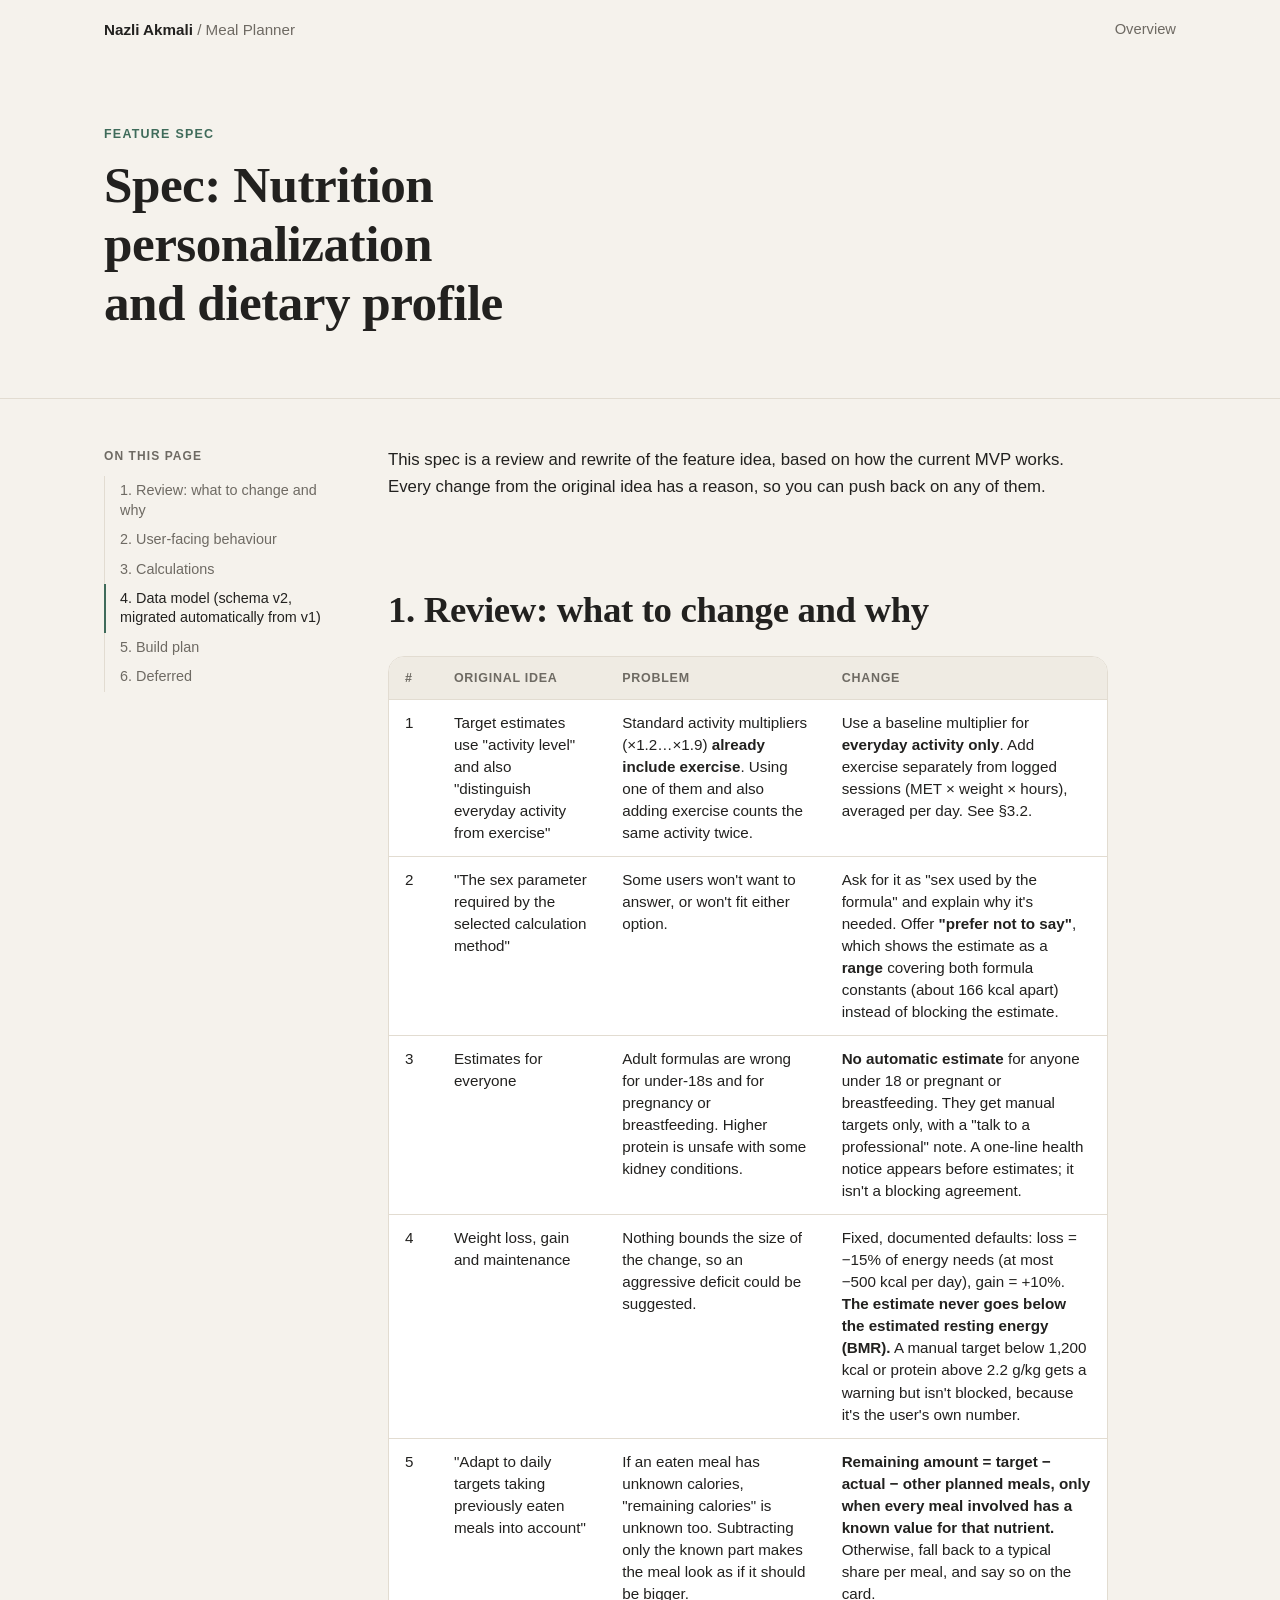
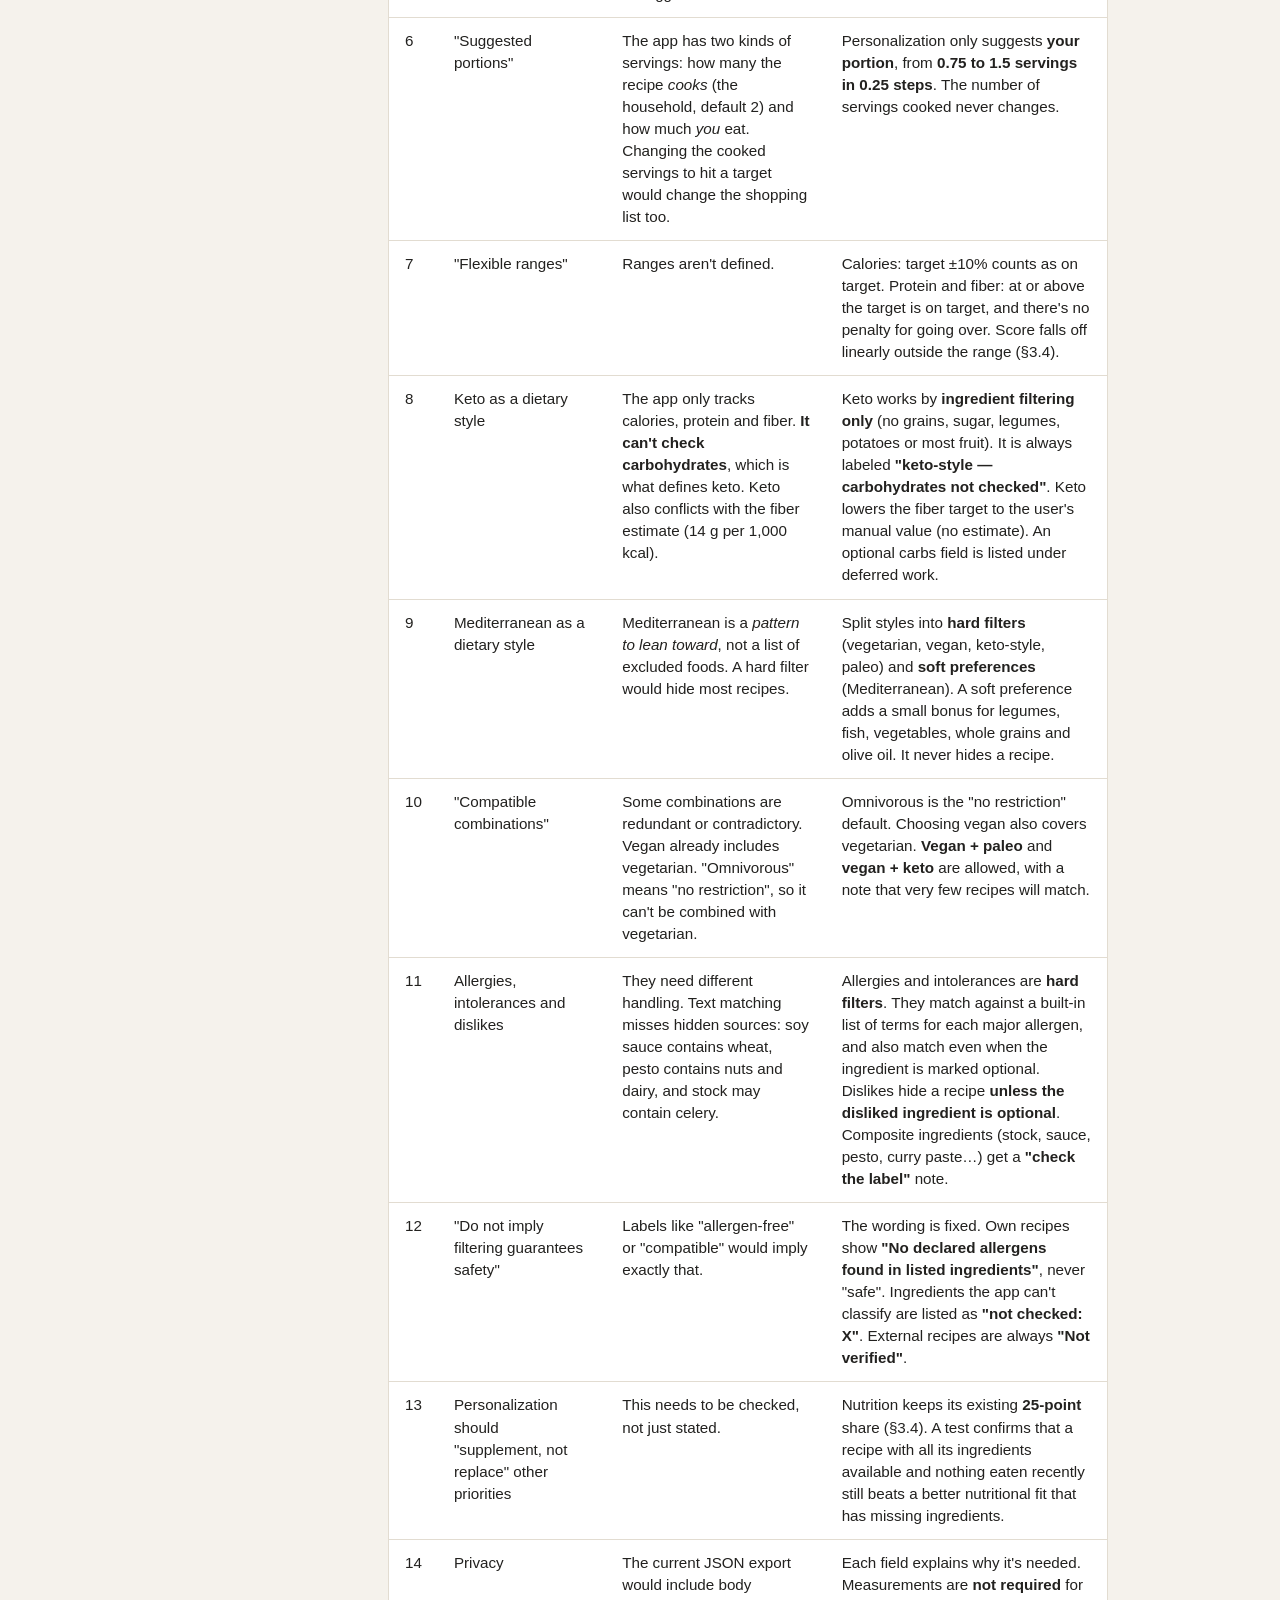
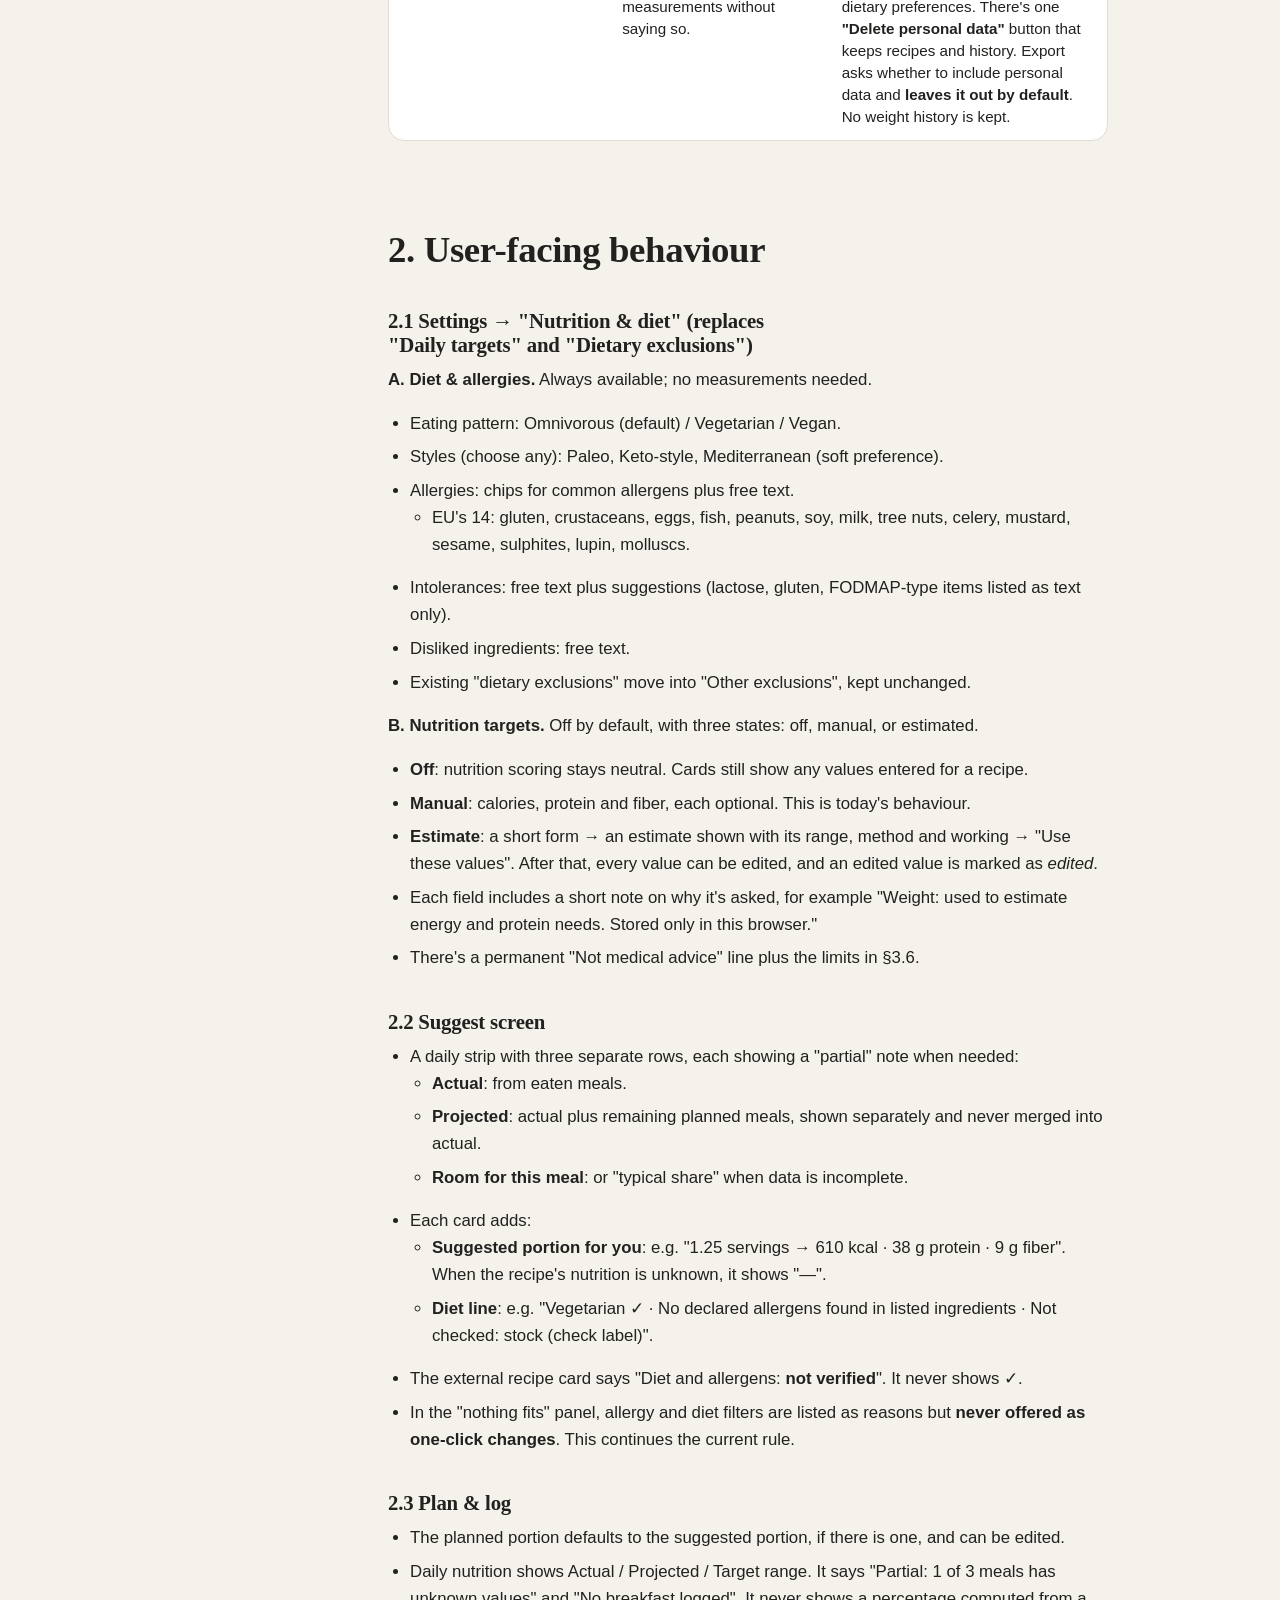
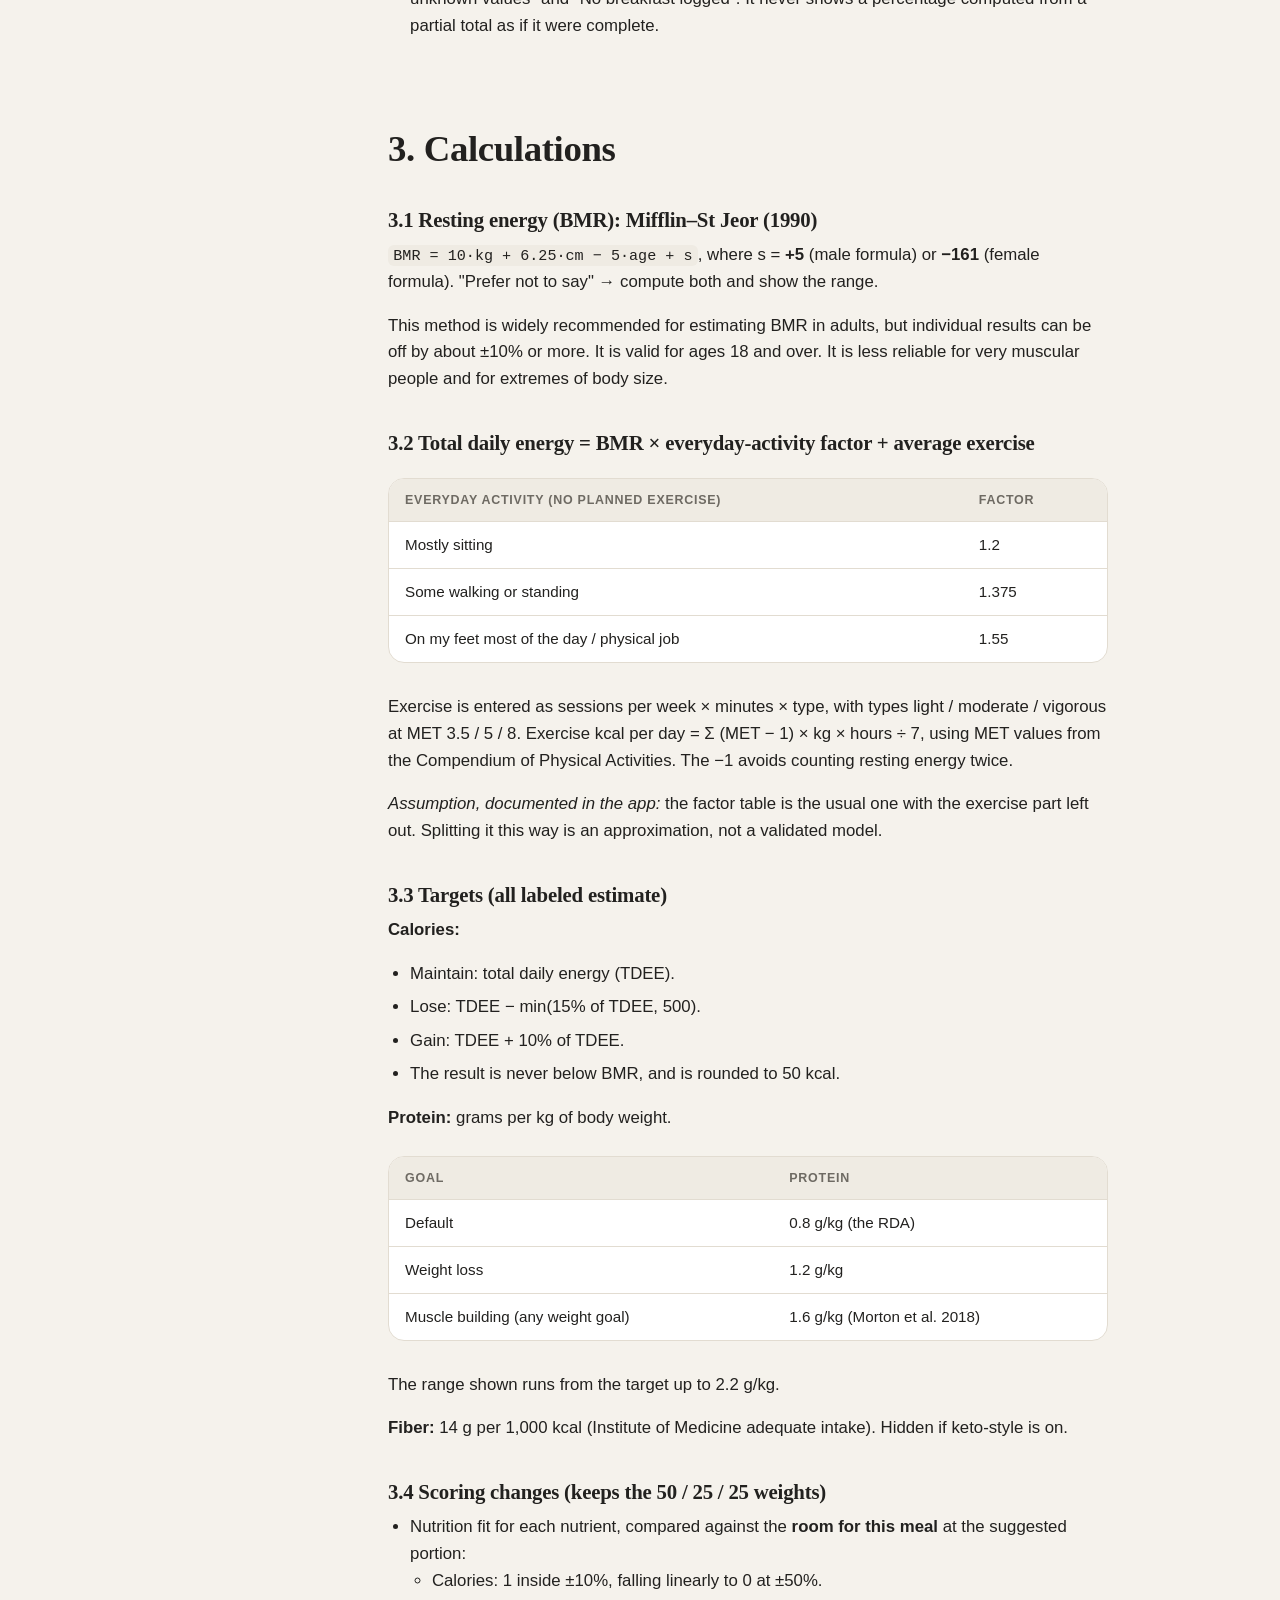
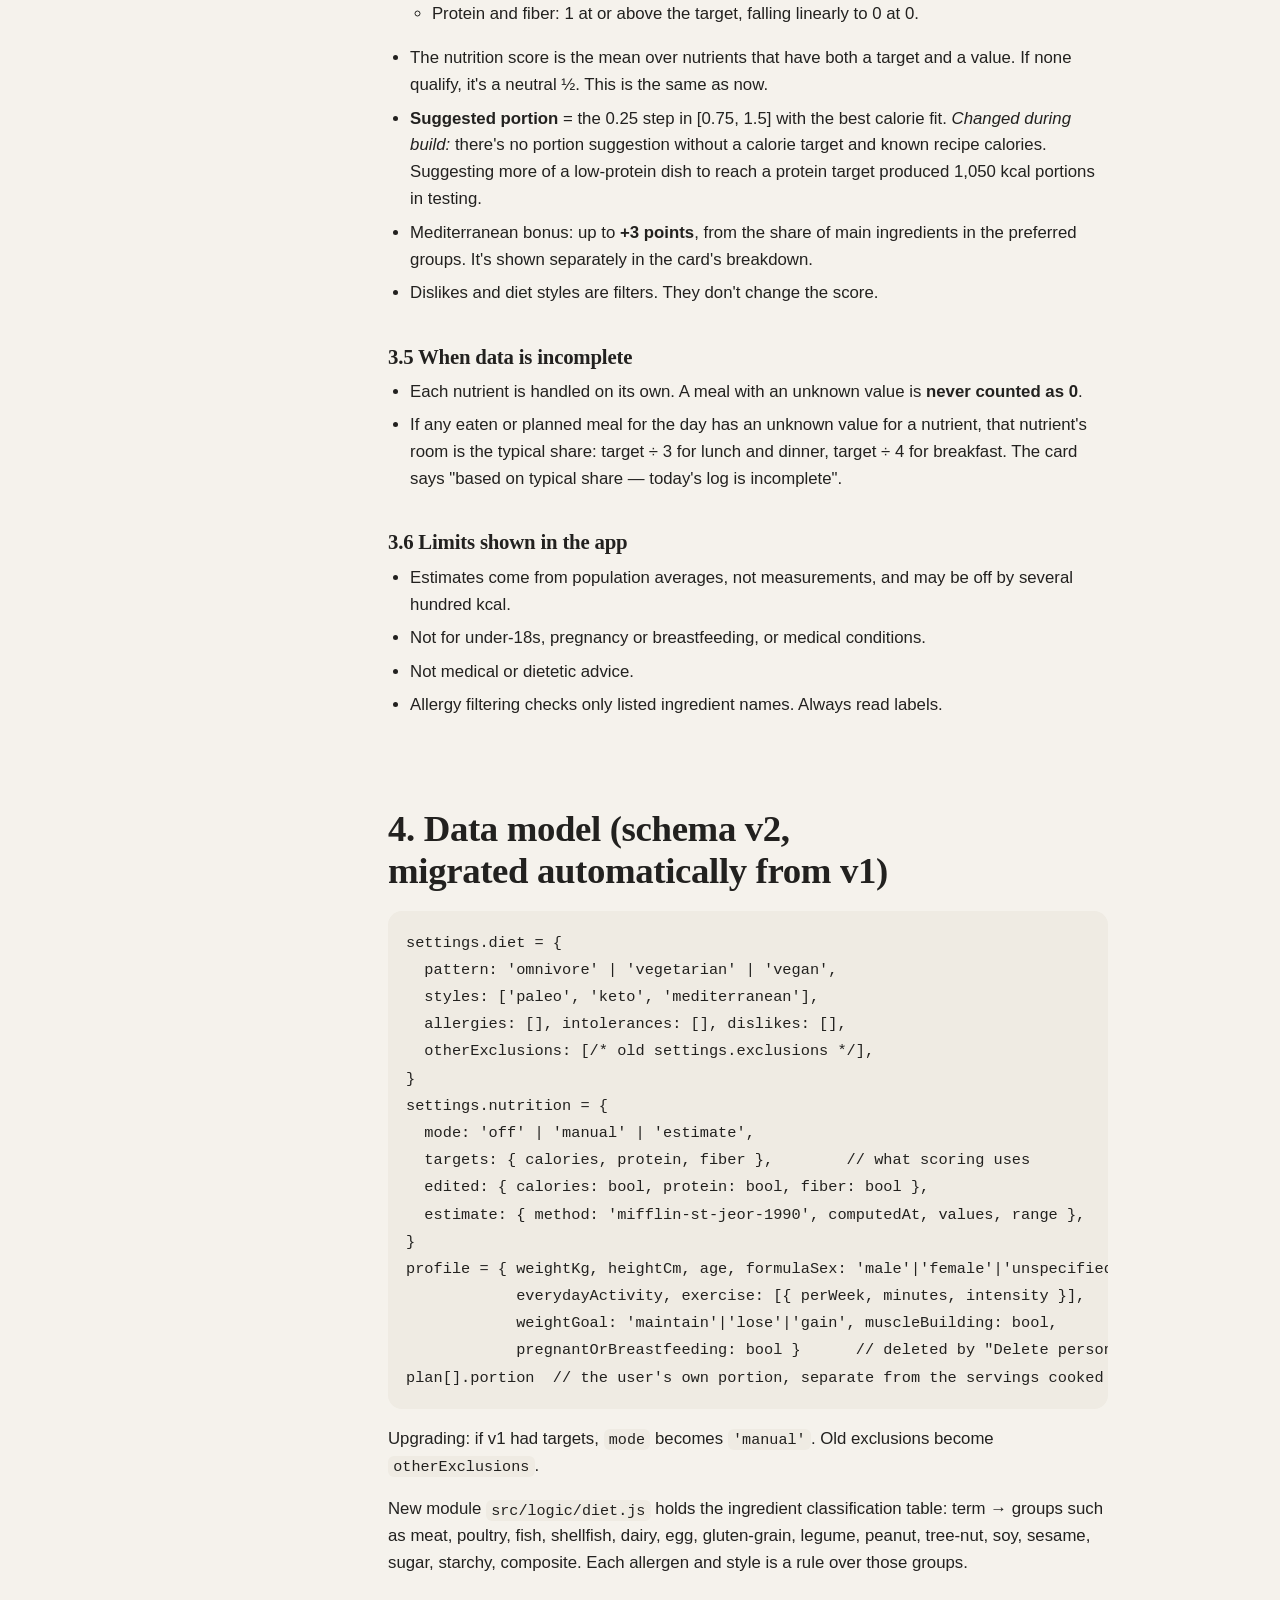
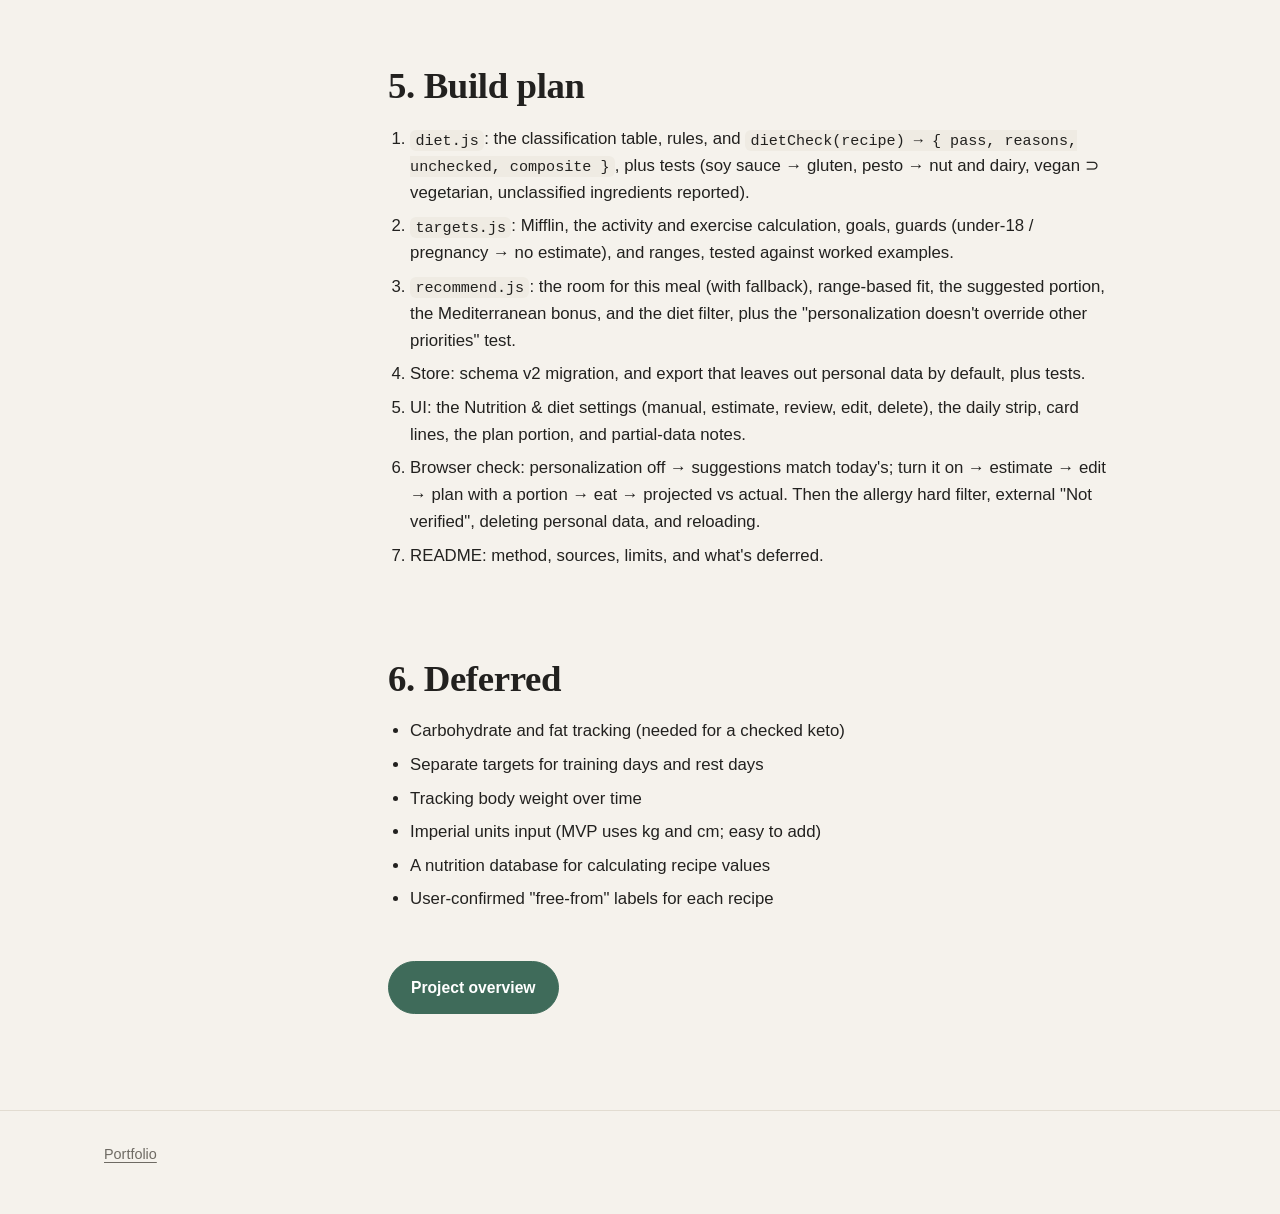
<file: meal-planner/nutrition-spec/index.html>
<!doctype html>
<html lang="en">
<head>
  <meta charset="utf-8">
  <meta name="viewport" content="width=device-width, initial-scale=1">
  <title>Spec: Nutrition personalization and dietary profile · Feature spec</title>
  <meta name="theme-color" content="#F5F2EC" media="(prefers-color-scheme: light)">
  <meta name="theme-color" content="#1A1A1C" media="(prefers-color-scheme: dark)">
  <link rel="stylesheet" href="../site.css">
  <style>/* README screenshot rows (<img width="200">) sit side by side instead of stacking */
    .prose p:has(> img[width]) { display: grid; grid-template-columns: repeat(4, 1fr); gap: 10px; }
    .prose p > img[width] { width: 100%; height: auto; border-radius: 14px; border: 1px solid var(--line); }
    @media (max-width: 600px) { .prose p:has(> img[width]) { grid-template-columns: 1fr 1fr; } }</style>
</head>
<body>
  <!-- Generated by site/build.py from Markdown. Edit the source file, not this output. -->
  <header class="topbar">
    <div class="wrap">
      <a class="brand" href="https://nazli-akmali.github.io/">Nazli Akmali <span>/ Meal Planner</span></a>
      <nav class="topnav" aria-label="Project">
        <a href="../">Overview</a>
        
        
      </nav>
    </div>
  </header>

  <main>
    <div class="doc-head">
      <div class="wrap">
        <p class="eyebrow">Feature spec</p>
        <h1>Spec: Nutrition personalization and dietary profile</h1>
      </div>
    </div>
    <div class="wrap doc-layout">
      <nav class="toc" aria-label="On this page">
        <p>On this page</p>
        <ol><li><a href="#1-review-what-to-change-and-why">1. Review: what to change and why</a></li><li><a href="#2-user-facing-behaviour">2. User-facing behaviour</a></li><li><a href="#3-calculations">3. Calculations</a></li><li><a href="#4-data-model-schema-v2-migrated-automatically-from-v1">4. Data model (schema v2, migrated automatically from v1)</a></li><li><a href="#5-build-plan">5. Build plan</a></li><li><a href="#6-deferred">6. Deferred</a></li></ol>
      </nav>
      <article class="prose">
        <p>This spec is a review and rewrite of the feature idea, based on how the current MVP works. Every change from the original idea has a reason, so you can push back on any of them.</p>
<h2 id="1-review-what-to-change-and-why">1. Review: what to change and why</h2>
<div class="table-wrap"><table>
<thead>
<tr>
<th>#</th>
<th>Original idea</th>
<th>Problem</th>
<th>Change</th>
</tr>
</thead>
<tbody>
<tr>
<td>1</td>
<td>Target estimates use "activity level" and also "distinguish everyday activity from exercise"</td>
<td>Standard activity multipliers (×1.2…×1.9) <strong>already include exercise</strong>. Using one of them and also adding exercise counts the same activity twice.</td>
<td>Use a baseline multiplier for <strong>everyday activity only</strong>. Add exercise separately from logged sessions (MET × weight × hours), averaged per day. See §3.2.</td>
</tr>
<tr>
<td>2</td>
<td>"The sex parameter required by the selected calculation method"</td>
<td>Some users won't want to answer, or won't fit either option.</td>
<td>Ask for it as "sex used by the formula" and explain why it's needed. Offer <strong>"prefer not to say"</strong>, which shows the estimate as a <strong>range</strong> covering both formula constants (about 166 kcal apart) instead of blocking the estimate.</td>
</tr>
<tr>
<td>3</td>
<td>Estimates for everyone</td>
<td>Adult formulas are wrong for under-18s and for pregnancy or breastfeeding. Higher protein is unsafe with some kidney conditions.</td>
<td><strong>No automatic estimate</strong> for anyone under 18 or pregnant or breastfeeding. They get manual targets only, with a "talk to a professional" note. A one-line health notice appears before estimates; it isn't a blocking agreement.</td>
</tr>
<tr>
<td>4</td>
<td>Weight loss, gain and maintenance</td>
<td>Nothing bounds the size of the change, so an aggressive deficit could be suggested.</td>
<td>Fixed, documented defaults: loss = −15% of energy needs (at most −500 kcal per day), gain = +10%. <strong>The estimate never goes below the estimated resting energy (BMR).</strong> A manual target below 1,200 kcal or protein above 2.2 g/kg gets a warning but isn't blocked, because it's the user's own number.</td>
</tr>
<tr>
<td>5</td>
<td>"Adapt to daily targets taking previously eaten meals into account"</td>
<td>If an eaten meal has unknown calories, "remaining calories" is unknown too. Subtracting only the known part makes the meal look as if it should be bigger.</td>
<td><strong>Remaining amount = target − actual − other planned meals, only when every meal involved has a known value for that nutrient.</strong> Otherwise, fall back to a typical share per meal, and say so on the card.</td>
</tr>
<tr>
<td>6</td>
<td>"Suggested portions"</td>
<td>The app has two kinds of servings: how many the recipe <em>cooks</em> (the household, default 2) and how much <em>you</em> eat. Changing the cooked servings to hit a target would change the shopping list too.</td>
<td>Personalization only suggests <strong>your portion</strong>, from <strong>0.75 to 1.5 servings in 0.25 steps</strong>. The number of servings cooked never changes.</td>
</tr>
<tr>
<td>7</td>
<td>"Flexible ranges"</td>
<td>Ranges aren't defined.</td>
<td>Calories: target ±10% counts as on target. Protein and fiber: at or above the target is on target, and there's no penalty for going over. Score falls off linearly outside the range (§3.4).</td>
</tr>
<tr>
<td>8</td>
<td>Keto as a dietary style</td>
<td>The app only tracks calories, protein and fiber. <strong>It can't check carbohydrates</strong>, which is what defines keto. Keto also conflicts with the fiber estimate (14 g per 1,000 kcal).</td>
<td>Keto works by <strong>ingredient filtering only</strong> (no grains, sugar, legumes, potatoes or most fruit). It is always labeled <strong>"keto-style — carbohydrates not checked"</strong>. Keto lowers the fiber target to the user's manual value (no estimate). An optional carbs field is listed under deferred work.</td>
</tr>
<tr>
<td>9</td>
<td>Mediterranean as a dietary style</td>
<td>Mediterranean is a <em>pattern to lean toward</em>, not a list of excluded foods. A hard filter would hide most recipes.</td>
<td>Split styles into <strong>hard filters</strong> (vegetarian, vegan, keto-style, paleo) and <strong>soft preferences</strong> (Mediterranean). A soft preference adds a small bonus for legumes, fish, vegetables, whole grains and olive oil. It never hides a recipe.</td>
</tr>
<tr>
<td>10</td>
<td>"Compatible combinations"</td>
<td>Some combinations are redundant or contradictory. Vegan already includes vegetarian. "Omnivorous" means "no restriction", so it can't be combined with vegetarian.</td>
<td>Omnivorous is the "no restriction" default. Choosing vegan also covers vegetarian. <strong>Vegan + paleo</strong> and <strong>vegan + keto</strong> are allowed, with a note that very few recipes will match.</td>
</tr>
<tr>
<td>11</td>
<td>Allergies, intolerances and dislikes</td>
<td>They need different handling. Text matching misses hidden sources: soy sauce contains wheat, pesto contains nuts and dairy, and stock may contain celery.</td>
<td>Allergies and intolerances are <strong>hard filters</strong>. They match against a built-in list of terms for each major allergen, and also match even when the ingredient is marked optional. Dislikes hide a recipe <strong>unless the disliked ingredient is optional</strong>. Composite ingredients (stock, sauce, pesto, curry paste…) get a <strong>"check the label"</strong> note.</td>
</tr>
<tr>
<td>12</td>
<td>"Do not imply filtering guarantees safety"</td>
<td>Labels like "allergen-free" or "compatible" would imply exactly that.</td>
<td>The wording is fixed. Own recipes show <strong>"No declared allergens found in listed ingredients"</strong>, never "safe". Ingredients the app can't classify are listed as <strong>"not checked: X"</strong>. External recipes are always <strong>"Not verified"</strong>.</td>
</tr>
<tr>
<td>13</td>
<td>Personalization should "supplement, not replace" other priorities</td>
<td>This needs to be checked, not just stated.</td>
<td>Nutrition keeps its existing <strong>25-point</strong> share (§3.4). A test confirms that a recipe with all its ingredients available and nothing eaten recently still beats a better nutritional fit that has missing ingredients.</td>
</tr>
<tr>
<td>14</td>
<td>Privacy</td>
<td>The current JSON export would include body measurements without saying so.</td>
<td>Each field explains why it's needed. Measurements are <strong>not required</strong> for dietary preferences. There's one <strong>"Delete personal data"</strong> button that keeps recipes and history. Export asks whether to include personal data and <strong>leaves it out by default</strong>. No weight history is kept.</td>
</tr>
</tbody>
</table></div>
<h2 id="2-user-facing-behaviour">2. User-facing behaviour</h2>
<h3 id="21-settings-nutrition-diet-replaces-daily-targets-and-dietary-exclusions">2.1 Settings → "Nutrition &amp; diet" (replaces "Daily targets" and "Dietary exclusions")</h3>
<p><strong>A. Diet &amp; allergies.</strong> Always available; no measurements needed.</p>
<ul>
<li>Eating pattern: Omnivorous (default) / Vegetarian / Vegan.</li>
<li>Styles (choose any): Paleo, Keto-style, Mediterranean (soft preference).</li>
<li>Allergies: chips for common allergens plus free text.<ul>
<li>EU's 14: gluten, crustaceans, eggs, fish, peanuts, soy, milk, tree nuts, celery, mustard, sesame, sulphites, lupin, molluscs.</li>
</ul>
</li>
<li>Intolerances: free text plus suggestions (lactose, gluten, FODMAP-type items listed as text only).</li>
<li>Disliked ingredients: free text.</li>
<li>Existing "dietary exclusions" move into "Other exclusions", kept unchanged.</li>
</ul>
<p><strong>B. Nutrition targets.</strong> Off by default, with three states: off, manual, or estimated.</p>
<ul>
<li><strong>Off</strong>: nutrition scoring stays neutral. Cards still show any values entered for a recipe.</li>
<li><strong>Manual</strong>: calories, protein and fiber, each optional. This is today's behaviour.</li>
<li><strong>Estimate</strong>: a short form → an estimate shown with its range, method and working → "Use these values". After that, every value can be edited, and an edited value is marked as <em>edited</em>.</li>
<li>Each field includes a short note on why it's asked, for example "Weight: used to estimate energy and protein needs. Stored only in this browser."</li>
<li>There's a permanent "Not medical advice" line plus the limits in §3.6.</li>
</ul>
<h3 id="22-suggest-screen">2.2 Suggest screen</h3>
<ul>
<li>A daily strip with three separate rows, each showing a "partial" note when needed:<ul>
<li><strong>Actual</strong>: from eaten meals.</li>
<li><strong>Projected</strong>: actual plus remaining planned meals, shown separately and never merged into actual.</li>
<li><strong>Room for this meal</strong>: or "typical share" when data is incomplete.</li>
</ul>
</li>
<li>Each card adds:<ul>
<li><strong>Suggested portion for you</strong>: e.g. "1.25 servings → 610 kcal · 38 g protein · 9 g fiber". When the recipe's nutrition is unknown, it shows "—".</li>
<li><strong>Diet line</strong>: e.g. "Vegetarian ✓ · No declared allergens found in listed ingredients · Not checked: stock (check label)".</li>
</ul>
</li>
<li>The external recipe card says "Diet and allergens: <strong>not verified</strong>". It never shows ✓.</li>
<li>In the "nothing fits" panel, allergy and diet filters are listed as reasons but <strong>never offered as one-click changes</strong>. This continues the current rule.</li>
</ul>
<h3 id="23-plan-log">2.3 Plan &amp; log</h3>
<ul>
<li>The planned portion defaults to the suggested portion, if there is one, and can be edited.</li>
<li>Daily nutrition shows Actual / Projected / Target range. It says "Partial: 1 of 3 meals has unknown values" and "No breakfast logged". It never shows a percentage computed from a partial total as if it were complete.</li>
</ul>
<h2 id="3-calculations">3. Calculations</h2>
<h3 id="31-resting-energy-bmr-mifflinst-jeor-1990">3.1 Resting energy (BMR): Mifflin–St Jeor (1990)</h3>
<p><code>BMR = 10·kg + 6.25·cm − 5·age + s</code>, where s = <strong>+5</strong> (male formula) or <strong>−161</strong> (female formula).
"Prefer not to say" → compute both and show the range.</p>
<p>This method is widely recommended for estimating BMR in adults, but individual results can be off by about ±10% or more. It is valid for ages 18 and over. It is less reliable for very muscular people and for extremes of body size.</p>
<h3 id="32-total-daily-energy-bmr-everyday-activity-factor-average-exercise">3.2 Total daily energy = BMR × everyday-activity factor + average exercise</h3>
<div class="table-wrap"><table>
<thead>
<tr>
<th>Everyday activity (no planned exercise)</th>
<th>Factor</th>
</tr>
</thead>
<tbody>
<tr>
<td>Mostly sitting</td>
<td>1.2</td>
</tr>
<tr>
<td>Some walking or standing</td>
<td>1.375</td>
</tr>
<tr>
<td>On my feet most of the day / physical job</td>
<td>1.55</td>
</tr>
</tbody>
</table></div>
<p>Exercise is entered as sessions per week × minutes × type, with types light / moderate / vigorous at MET 3.5 / 5 / 8.
Exercise kcal per day = Σ (MET − 1) × kg × hours ÷ 7, using MET values from the Compendium of Physical Activities. The −1 avoids counting resting energy twice.</p>
<p><em>Assumption, documented in the app:</em> the factor table is the usual one with the exercise part left out. Splitting it this way is an approximation, not a validated model.</p>
<h3 id="33-targets-all-labeled-estimate">3.3 Targets (all labeled <strong>estimate</strong>)</h3>
<p><strong>Calories:</strong></p>
<ul>
<li>Maintain: total daily energy (TDEE).</li>
<li>Lose: TDEE − min(15% of TDEE, 500).</li>
<li>Gain: TDEE + 10% of TDEE.</li>
<li>The result is never below BMR, and is rounded to 50 kcal.</li>
</ul>
<p><strong>Protein:</strong> grams per kg of body weight.</p>
<div class="table-wrap"><table>
<thead>
<tr>
<th>Goal</th>
<th>Protein</th>
</tr>
</thead>
<tbody>
<tr>
<td>Default</td>
<td>0.8 g/kg (the RDA)</td>
</tr>
<tr>
<td>Weight loss</td>
<td>1.2 g/kg</td>
</tr>
<tr>
<td>Muscle building (any weight goal)</td>
<td>1.6 g/kg (Morton et al. 2018)</td>
</tr>
</tbody>
</table></div>
<p>The range shown runs from the target up to 2.2 g/kg.</p>
<p><strong>Fiber:</strong> 14 g per 1,000 kcal (Institute of Medicine adequate intake). Hidden if keto-style is on.</p>
<h3 id="34-scoring-changes-keeps-the-50-25-25-weights">3.4 Scoring changes (keeps the 50 / 25 / 25 weights)</h3>
<ul>
<li>Nutrition fit for each nutrient, compared against the <strong>room for this meal</strong> at the suggested portion:<ul>
<li>Calories: 1 inside ±10%, falling linearly to 0 at ±50%.</li>
<li>Protein and fiber: 1 at or above the target, falling linearly to 0 at 0.</li>
</ul>
</li>
<li>The nutrition score is the mean over nutrients that have both a target and a value. If none qualify, it's a neutral ½. This is the same as now.</li>
<li><strong>Suggested portion</strong> = the 0.25 step in [0.75, 1.5] with the best calorie fit. <em>Changed during build:</em> there's no portion suggestion without a calorie target and known recipe calories. Suggesting more of a low-protein dish to reach a protein target produced 1,050 kcal portions in testing.</li>
<li>Mediterranean bonus: up to <strong>+3 points</strong>, from the share of main ingredients in the preferred groups. It's shown separately in the card's breakdown.</li>
<li>Dislikes and diet styles are filters. They don't change the score.</li>
</ul>
<h3 id="35-when-data-is-incomplete">3.5 When data is incomplete</h3>
<ul>
<li>Each nutrient is handled on its own. A meal with an unknown value is <strong>never counted as 0</strong>.</li>
<li>If any eaten or planned meal for the day has an unknown value for a nutrient, that nutrient's room is the typical share: target ÷ 3 for lunch and dinner, target ÷ 4 for breakfast. The card says "based on typical share — today's log is incomplete".</li>
</ul>
<h3 id="36-limits-shown-in-the-app">3.6 Limits shown in the app</h3>
<ul>
<li>Estimates come from population averages, not measurements, and may be off by several hundred kcal.</li>
<li>Not for under-18s, pregnancy or breastfeeding, or medical conditions.</li>
<li>Not medical or dietetic advice.</li>
<li>Allergy filtering checks only listed ingredient names. Always read labels.</li>
</ul>
<h2 id="4-data-model-schema-v2-migrated-automatically-from-v1">4. Data model (schema v2, migrated automatically from v1)</h2>
<pre><code class="language-js">settings.diet = {
  pattern: 'omnivore' | 'vegetarian' | 'vegan',
  styles: ['paleo', 'keto', 'mediterranean'],
  allergies: [], intolerances: [], dislikes: [],
  otherExclusions: [/* old settings.exclusions */],
}
settings.nutrition = {
  mode: 'off' | 'manual' | 'estimate',
  targets: { calories, protein, fiber },        // what scoring uses
  edited: { calories: bool, protein: bool, fiber: bool },
  estimate: { method: 'mifflin-st-jeor-1990', computedAt, values, range },
}
profile = { weightKg, heightCm, age, formulaSex: 'male'|'female'|'unspecified',
            everydayActivity, exercise: [{ perWeek, minutes, intensity }],
            weightGoal: 'maintain'|'lose'|'gain', muscleBuilding: bool,
            pregnantOrBreastfeeding: bool }      // deleted by &quot;Delete personal data&quot;
plan[].portion  // the user's own portion, separate from the servings cooked
</code></pre>
<p>Upgrading: if v1 had targets, <code>mode</code> becomes <code>'manual'</code>. Old exclusions become <code>otherExclusions</code>.</p>
<p>New module <code>src/logic/diet.js</code> holds the ingredient classification table: term → groups such as meat, poultry, fish, shellfish, dairy, egg, gluten-grain, legume, peanut, tree-nut, soy, sesame, sugar, starchy, composite. Each allergen and style is a rule over those groups.</p>
<h2 id="5-build-plan">5. Build plan</h2>
<ol>
<li><code>diet.js</code>: the classification table, rules, and <code>dietCheck(recipe) → { pass, reasons, unchecked, composite }</code>, plus tests (soy sauce → gluten, pesto → nut and dairy, vegan ⊃ vegetarian, unclassified ingredients reported).</li>
<li><code>targets.js</code>: Mifflin, the activity and exercise calculation, goals, guards (under-18 / pregnancy → no estimate), and ranges, tested against worked examples.</li>
<li><code>recommend.js</code>: the room for this meal (with fallback), range-based fit, the suggested portion, the Mediterranean bonus, and the diet filter, plus the "personalization doesn't override other priorities" test.</li>
<li>Store: schema v2 migration, and export that leaves out personal data by default, plus tests.</li>
<li>UI: the Nutrition &amp; diet settings (manual, estimate, review, edit, delete), the daily strip, card lines, the plan portion, and partial-data notes.</li>
<li>Browser check: personalization off → suggestions match today's; turn it on → estimate → edit → plan with a portion → eat → projected vs actual. Then the allergy hard filter, external "Not verified", deleting personal data, and reloading.</li>
<li>README: method, sources, limits, and what's deferred.</li>
</ol>
<h2 id="6-deferred">6. Deferred</h2>
<ul>
<li>Carbohydrate and fat tracking (needed for a checked keto)</li>
<li>Separate targets for training days and rest days</li>
<li>Tracking body weight over time</li>
<li>Imperial units input (MVP uses kg and cm; easy to add)</li>
<li>A nutrition database for calculating recipe values</li>
<li>User-confirmed "free-from" labels for each recipe</li>
</ul>
        <div class="doc-foot">
          
          <a class="btn primary" href="../">Project overview</a>
        </div>
      </article>
    </div>
  </main>

  <footer class="footer">
    <div class="wrap">
      
      <span><a href="https://nazli-akmali.github.io/">Portfolio</a></span>
    </div>
  </footer>

  <script>
    const bar = document.querySelector('.topbar');
    const onScroll = () => bar.classList.toggle('scrolled', scrollY > 8);
    addEventListener('scroll', onScroll, { passive: true }); onScroll();
    // Highlight the section currently in view in the side navigation.
    const links = [...document.querySelectorAll('.toc a')];
    const byId = new Map(links.map((a) => [decodeURIComponent(a.hash.slice(1)), a]));
    const io = new IntersectionObserver((entries) => {
      for (const e of entries) if (e.isIntersecting) {
        links.forEach((a) => a.classList.remove('on'));
        byId.get(e.target.id)?.classList.add('on');
      }
    }, { rootMargin: '-80px 0px -70% 0px' });
    document.querySelectorAll('.prose h2[id]').forEach((h) => io.observe(h));
  </script>
</body>
</html>
</file>
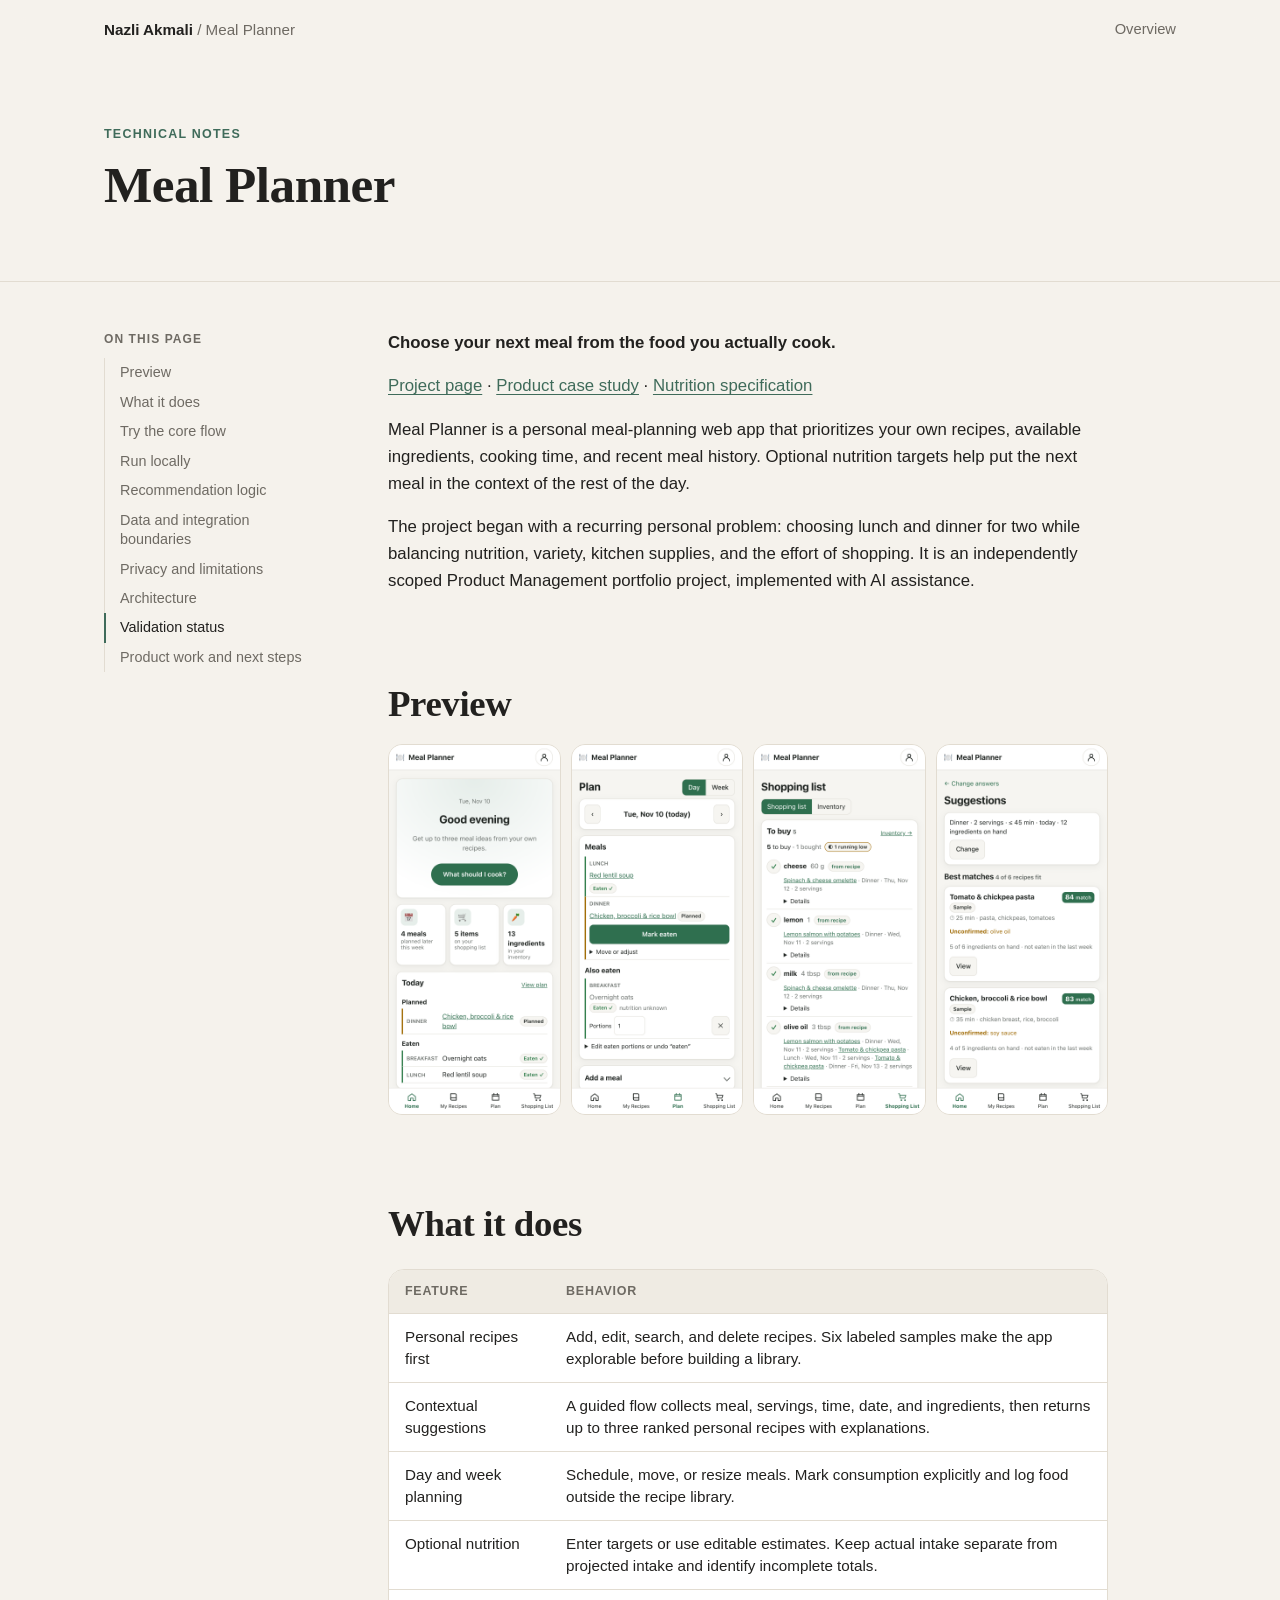
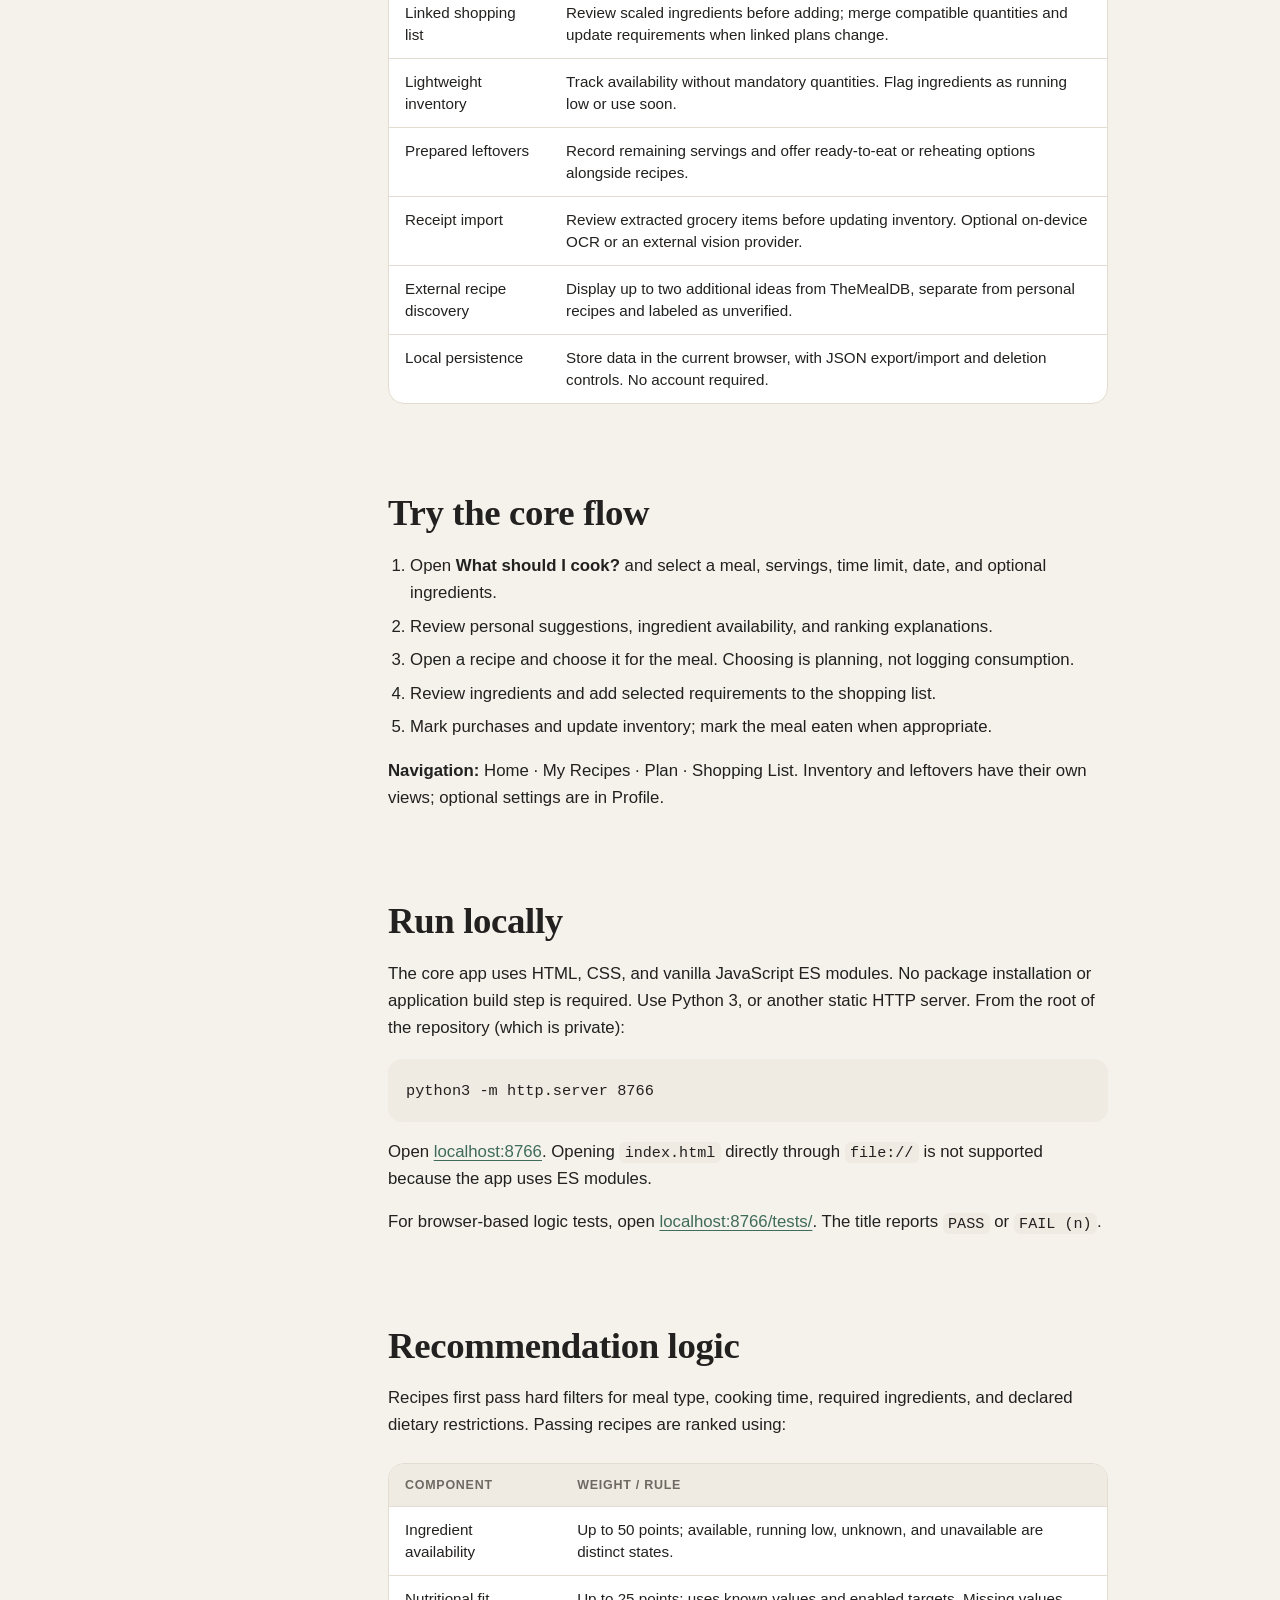
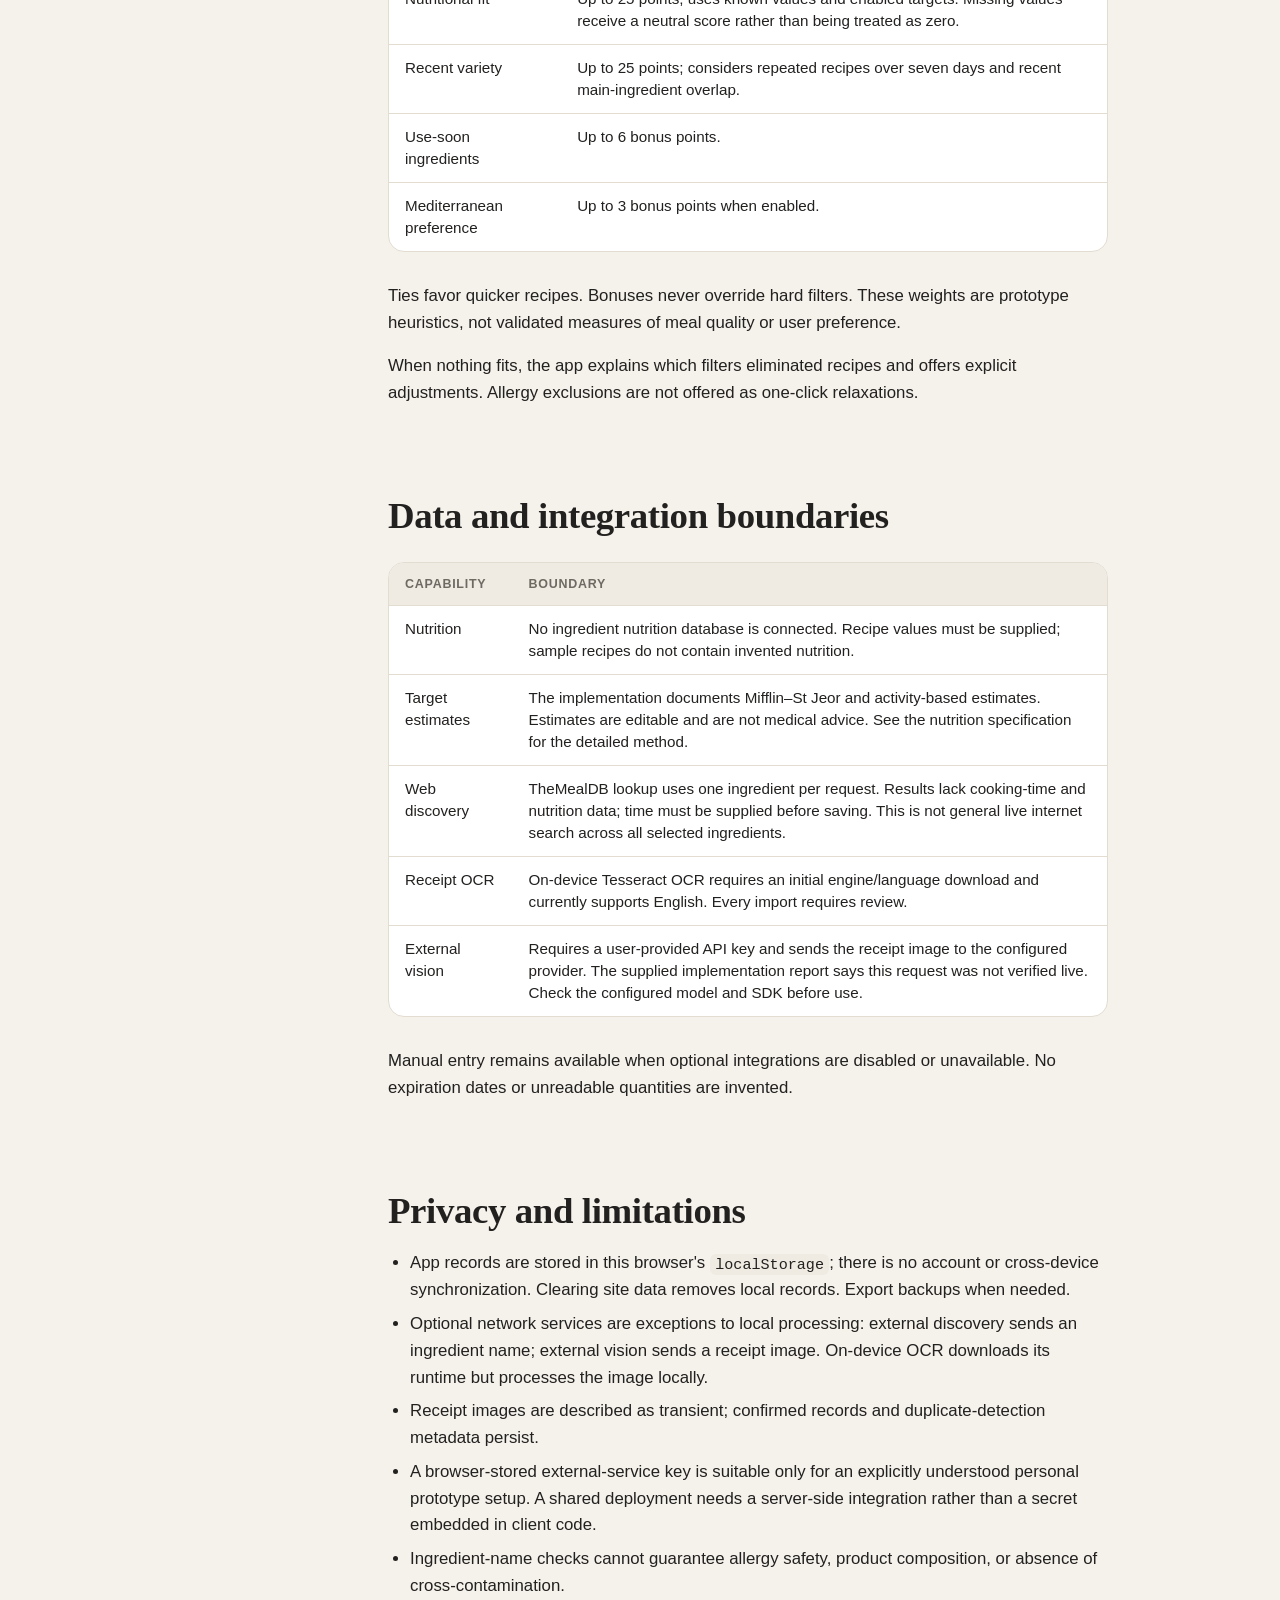
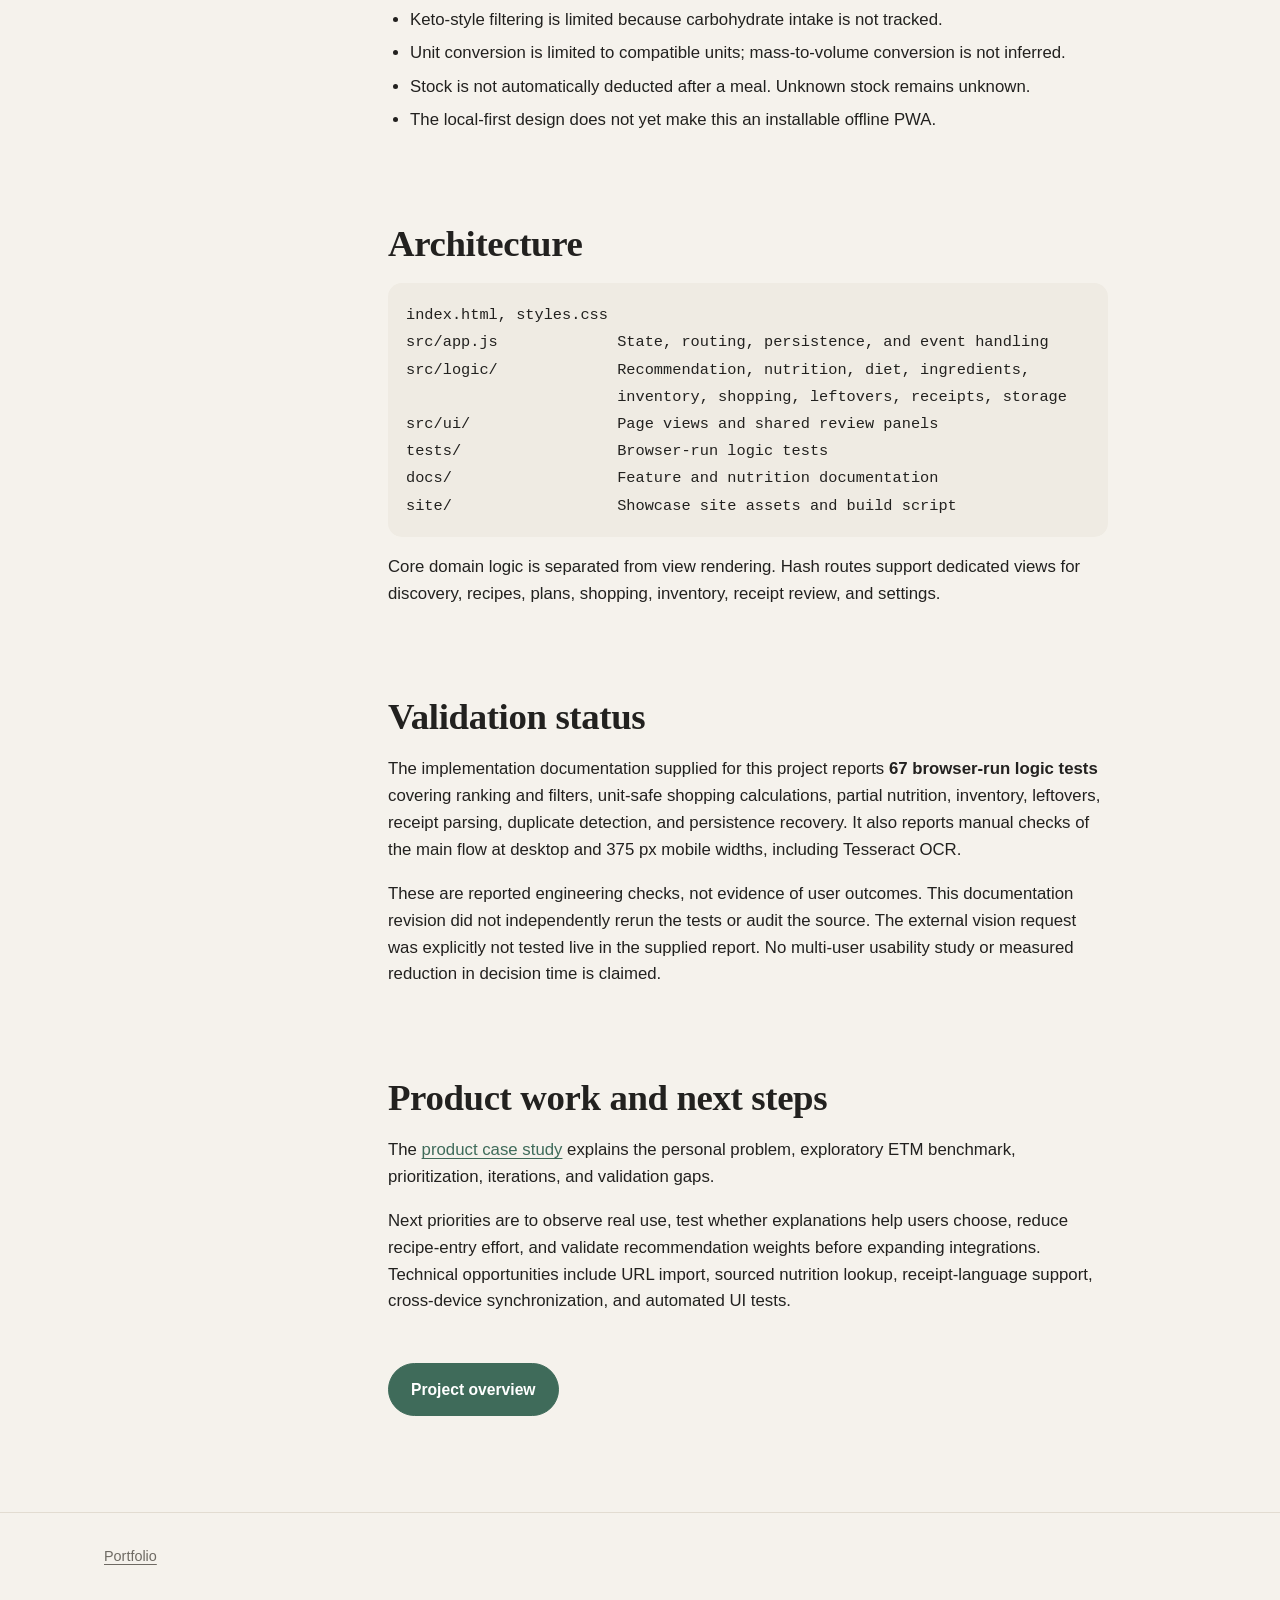
<file: meal-planner/technical-notes/index.html>
<!doctype html>
<html lang="en">
<head>
  <meta charset="utf-8">
  <meta name="viewport" content="width=device-width, initial-scale=1">
  <title>Meal Planner · Technical notes</title>
  <meta name="theme-color" content="#F5F2EC" media="(prefers-color-scheme: light)">
  <meta name="theme-color" content="#1A1A1C" media="(prefers-color-scheme: dark)">
  <link rel="stylesheet" href="../site.css">
  <style>/* README screenshot rows (<img width="200">) sit side by side instead of stacking */
    .prose p:has(> img[width]) { display: grid; grid-template-columns: repeat(4, 1fr); gap: 10px; }
    .prose p > img[width] { width: 100%; height: auto; border-radius: 14px; border: 1px solid var(--line); }
    @media (max-width: 600px) { .prose p:has(> img[width]) { grid-template-columns: 1fr 1fr; } }</style>
</head>
<body>
  <!-- Generated by site/build.py from Markdown. Edit the source file, not this output. -->
  <header class="topbar">
    <div class="wrap">
      <a class="brand" href="https://nazli-akmali.github.io/">Nazli Akmali <span>/ Meal Planner</span></a>
      <nav class="topnav" aria-label="Project">
        <a href="../">Overview</a>
        
        
      </nav>
    </div>
  </header>

  <main>
    <div class="doc-head">
      <div class="wrap">
        <p class="eyebrow">Technical notes</p>
        <h1>Meal Planner</h1>
      </div>
    </div>
    <div class="wrap doc-layout">
      <nav class="toc" aria-label="On this page">
        <p>On this page</p>
        <ol><li><a href="#preview">Preview</a></li><li><a href="#what-it-does">What it does</a></li><li><a href="#try-the-core-flow">Try the core flow</a></li><li><a href="#run-locally">Run locally</a></li><li><a href="#recommendation-logic">Recommendation logic</a></li><li><a href="#data-and-integration-boundaries">Data and integration boundaries</a></li><li><a href="#privacy-and-limitations">Privacy and limitations</a></li><li><a href="#architecture">Architecture</a></li><li><a href="#validation-status">Validation status</a></li><li><a href="#product-work-and-next-steps">Product work and next steps</a></li></ol>
      </nav>
      <article class="prose">
        <p><strong>Choose your next meal from the food you actually cook.</strong></p>
<p><a href="https://nazli-akmali.github.io/meal-planner/">Project page</a> · <a href="../case-study/">Product case study</a> · <a href="https://nazli-akmali.github.io/meal-planner/nutrition-spec/">Nutrition specification</a></p>
<p>Meal Planner is a personal meal-planning web app that prioritizes your own recipes, available ingredients, cooking time, and recent meal history. Optional nutrition targets help put the next meal in the context of the rest of the day.</p>
<p>The project began with a recurring personal problem: choosing lunch and dinner for two while balancing nutrition, variety, kitchen supplies, and the effort of shopping. It is an independently scoped Product Management portfolio project, implemented with AI assistance.</p>
<h2 id="preview">Preview</h2>
<p>
  <img src="../assets/docs/images/home.png" width="200" alt="Home with today's planned and eaten meals">
  <img src="../assets/docs/images/suggestions.png" width="200" alt="Ranked recipe suggestions with ingredient availability">
  <img src="../assets/docs/images/plan.png" width="200" alt="Daily meal plan">
  <img src="../assets/docs/images/shopping.png" width="200" alt="Shopping list linked to meals">
</p>

<h2 id="what-it-does">What it does</h2>
<div class="table-wrap"><table>
<thead>
<tr>
<th>Feature</th>
<th>Behavior</th>
</tr>
</thead>
<tbody>
<tr>
<td>Personal recipes first</td>
<td>Add, edit, search, and delete recipes. Six labeled samples make the app explorable before building a library.</td>
</tr>
<tr>
<td>Contextual suggestions</td>
<td>A guided flow collects meal, servings, time, date, and ingredients, then returns up to three ranked personal recipes with explanations.</td>
</tr>
<tr>
<td>Day and week planning</td>
<td>Schedule, move, or resize meals. Mark consumption explicitly and log food outside the recipe library.</td>
</tr>
<tr>
<td>Optional nutrition</td>
<td>Enter targets or use editable estimates. Keep actual intake separate from projected intake and identify incomplete totals.</td>
</tr>
<tr>
<td>Linked shopping list</td>
<td>Review scaled ingredients before adding; merge compatible quantities and update requirements when linked plans change.</td>
</tr>
<tr>
<td>Lightweight inventory</td>
<td>Track availability without mandatory quantities. Flag ingredients as running low or use soon.</td>
</tr>
<tr>
<td>Prepared leftovers</td>
<td>Record remaining servings and offer ready-to-eat or reheating options alongside recipes.</td>
</tr>
<tr>
<td>Receipt import</td>
<td>Review extracted grocery items before updating inventory. Optional on-device OCR or an external vision provider.</td>
</tr>
<tr>
<td>External recipe discovery</td>
<td>Display up to two additional ideas from TheMealDB, separate from personal recipes and labeled as unverified.</td>
</tr>
<tr>
<td>Local persistence</td>
<td>Store data in the current browser, with JSON export/import and deletion controls. No account required.</td>
</tr>
</tbody>
</table></div>
<h2 id="try-the-core-flow">Try the core flow</h2>
<ol>
<li>Open <strong>What should I cook?</strong> and select a meal, servings, time limit, date, and optional ingredients.</li>
<li>Review personal suggestions, ingredient availability, and ranking explanations.</li>
<li>Open a recipe and choose it for the meal. Choosing is planning, not logging consumption.</li>
<li>Review ingredients and add selected requirements to the shopping list.</li>
<li>Mark purchases and update inventory; mark the meal eaten when appropriate.</li>
</ol>
<p><strong>Navigation:</strong> Home · My Recipes · Plan · Shopping List. Inventory and leftovers have their own views; optional settings are in Profile.</p>
<h2 id="run-locally">Run locally</h2>
<p>The core app uses HTML, CSS, and vanilla JavaScript ES modules. No package installation or application build step is required. Use Python 3, or another static HTTP server. From the root of the repository (which is private):</p>
<pre><code class="language-bash">python3 -m http.server 8766
</code></pre>
<p>Open <a href="http://localhost:8766">localhost:8766</a>. Opening <code>index.html</code> directly through <code>file://</code> is not supported because the app uses ES modules.</p>
<p>For browser-based logic tests, open <a href="http://localhost:8766/tests/">localhost:8766/tests/</a>. The title reports <code>PASS</code> or <code>FAIL (n)</code>.</p>
<h2 id="recommendation-logic">Recommendation logic</h2>
<p>Recipes first pass hard filters for meal type, cooking time, required ingredients, and declared dietary restrictions. Passing recipes are ranked using:</p>
<div class="table-wrap"><table>
<thead>
<tr>
<th>Component</th>
<th>Weight / rule</th>
</tr>
</thead>
<tbody>
<tr>
<td>Ingredient availability</td>
<td>Up to 50 points; available, running low, unknown, and unavailable are distinct states.</td>
</tr>
<tr>
<td>Nutritional fit</td>
<td>Up to 25 points; uses known values and enabled targets. Missing values receive a neutral score rather than being treated as zero.</td>
</tr>
<tr>
<td>Recent variety</td>
<td>Up to 25 points; considers repeated recipes over seven days and recent main-ingredient overlap.</td>
</tr>
<tr>
<td>Use-soon ingredients</td>
<td>Up to 6 bonus points.</td>
</tr>
<tr>
<td>Mediterranean preference</td>
<td>Up to 3 bonus points when enabled.</td>
</tr>
</tbody>
</table></div>
<p>Ties favor quicker recipes. Bonuses never override hard filters. These weights are prototype heuristics, not validated measures of meal quality or user preference.</p>
<p>When nothing fits, the app explains which filters eliminated recipes and offers explicit adjustments. Allergy exclusions are not offered as one-click relaxations.</p>
<h2 id="data-and-integration-boundaries">Data and integration boundaries</h2>
<div class="table-wrap"><table>
<thead>
<tr>
<th>Capability</th>
<th>Boundary</th>
</tr>
</thead>
<tbody>
<tr>
<td>Nutrition</td>
<td>No ingredient nutrition database is connected. Recipe values must be supplied; sample recipes do not contain invented nutrition.</td>
</tr>
<tr>
<td>Target estimates</td>
<td>The implementation documents Mifflin–St Jeor and activity-based estimates. Estimates are editable and are not medical advice. See the nutrition specification for the detailed method.</td>
</tr>
<tr>
<td>Web discovery</td>
<td>TheMealDB lookup uses one ingredient per request. Results lack cooking-time and nutrition data; time must be supplied before saving. This is not general live internet search across all selected ingredients.</td>
</tr>
<tr>
<td>Receipt OCR</td>
<td>On-device Tesseract OCR requires an initial engine/language download and currently supports English. Every import requires review.</td>
</tr>
<tr>
<td>External vision</td>
<td>Requires a user-provided API key and sends the receipt image to the configured provider. The supplied implementation report says this request was not verified live. Check the configured model and SDK before use.</td>
</tr>
</tbody>
</table></div>
<p>Manual entry remains available when optional integrations are disabled or unavailable. No expiration dates or unreadable quantities are invented.</p>
<h2 id="privacy-and-limitations">Privacy and limitations</h2>
<ul>
<li>App records are stored in this browser's <code>localStorage</code>; there is no account or cross-device synchronization. Clearing site data removes local records. Export backups when needed.</li>
<li>Optional network services are exceptions to local processing: external discovery sends an ingredient name; external vision sends a receipt image. On-device OCR downloads its runtime but processes the image locally.</li>
<li>Receipt images are described as transient; confirmed records and duplicate-detection metadata persist.</li>
<li>A browser-stored external-service key is suitable only for an explicitly understood personal prototype setup. A shared deployment needs a server-side integration rather than a secret embedded in client code.</li>
<li>Ingredient-name checks cannot guarantee allergy safety, product composition, or absence of cross-contamination.</li>
<li>Keto-style filtering is limited because carbohydrate intake is not tracked.</li>
<li>Unit conversion is limited to compatible units; mass-to-volume conversion is not inferred.</li>
<li>Stock is not automatically deducted after a meal. Unknown stock remains unknown.</li>
<li>The local-first design does not yet make this an installable offline PWA.</li>
</ul>
<h2 id="architecture">Architecture</h2>
<pre><code class="language-text">index.html, styles.css
src/app.js             State, routing, persistence, and event handling
src/logic/             Recommendation, nutrition, diet, ingredients,
                       inventory, shopping, leftovers, receipts, storage
src/ui/                Page views and shared review panels
tests/                 Browser-run logic tests
docs/                  Feature and nutrition documentation
site/                  Showcase site assets and build script
</code></pre>
<p>Core domain logic is separated from view rendering. Hash routes support dedicated views for discovery, recipes, plans, shopping, inventory, receipt review, and settings.</p>
<h2 id="validation-status">Validation status</h2>
<p>The implementation documentation supplied for this project reports <strong>67 browser-run logic tests</strong> covering ranking and filters, unit-safe shopping calculations, partial nutrition, inventory, leftovers, receipt parsing, duplicate detection, and persistence recovery. It also reports manual checks of the main flow at desktop and 375 px mobile widths, including Tesseract OCR.</p>
<p>These are reported engineering checks, not evidence of user outcomes. This documentation revision did not independently rerun the tests or audit the source. The external vision request was explicitly not tested live in the supplied report. No multi-user usability study or measured reduction in decision time is claimed.</p>
<h2 id="product-work-and-next-steps">Product work and next steps</h2>
<p>The <a href="../case-study/">product case study</a> explains the personal problem, exploratory ETM benchmark, prioritization, iterations, and validation gaps.</p>
<p>Next priorities are to observe real use, test whether explanations help users choose, reduce recipe-entry effort, and validate recommendation weights before expanding integrations. Technical opportunities include URL import, sourced nutrition lookup, receipt-language support, cross-device synchronization, and automated UI tests.</p>
        <div class="doc-foot">
          
          <a class="btn primary" href="../">Project overview</a>
        </div>
      </article>
    </div>
  </main>

  <footer class="footer">
    <div class="wrap">
      
      <span><a href="https://nazli-akmali.github.io/">Portfolio</a></span>
    </div>
  </footer>

  <script>
    const bar = document.querySelector('.topbar');
    const onScroll = () => bar.classList.toggle('scrolled', scrollY > 8);
    addEventListener('scroll', onScroll, { passive: true }); onScroll();
    // Highlight the section currently in view in the side navigation.
    const links = [...document.querySelectorAll('.toc a')];
    const byId = new Map(links.map((a) => [decodeURIComponent(a.hash.slice(1)), a]));
    const io = new IntersectionObserver((entries) => {
      for (const e of entries) if (e.isIntersecting) {
        links.forEach((a) => a.classList.remove('on'));
        byId.get(e.target.id)?.classList.add('on');
      }
    }, { rootMargin: '-80px 0px -70% 0px' });
    document.querySelectorAll('.prose h2[id]').forEach((h) => io.observe(h));
  </script>
</body>
</html>
</file>
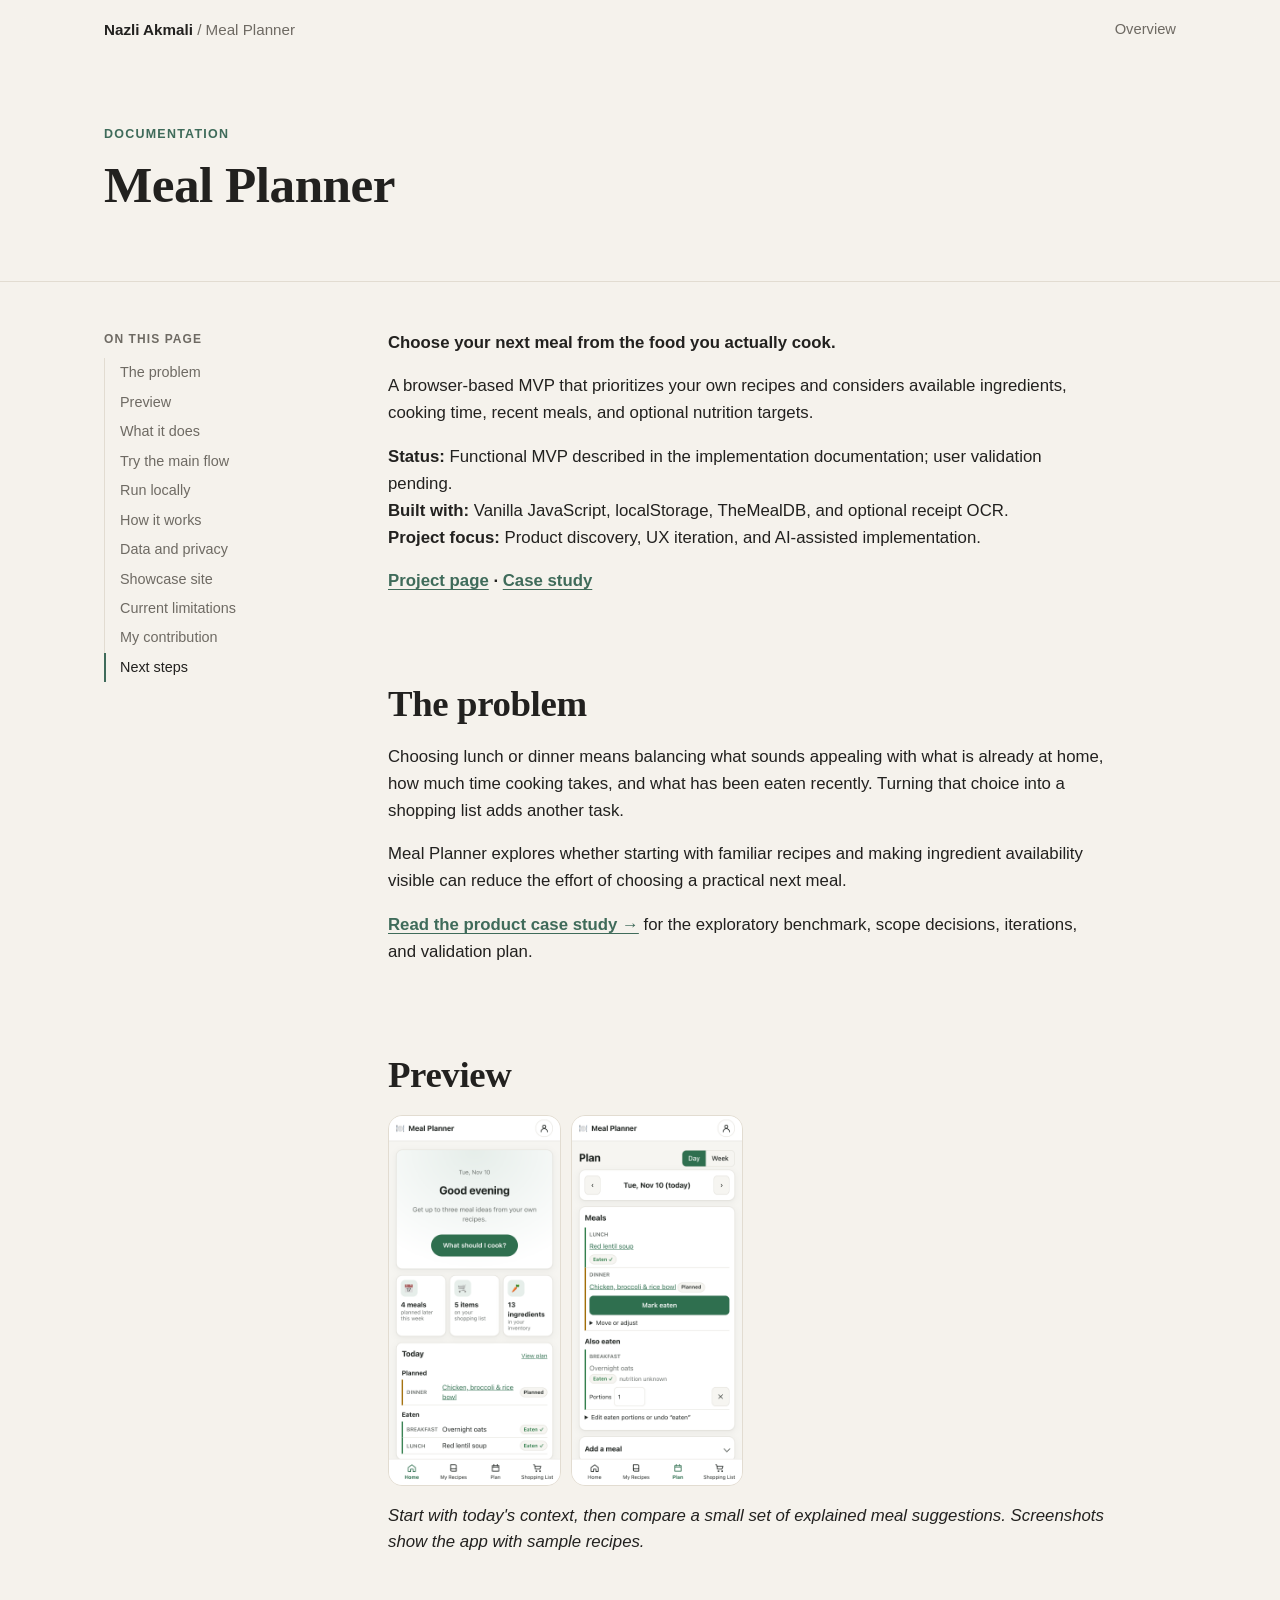
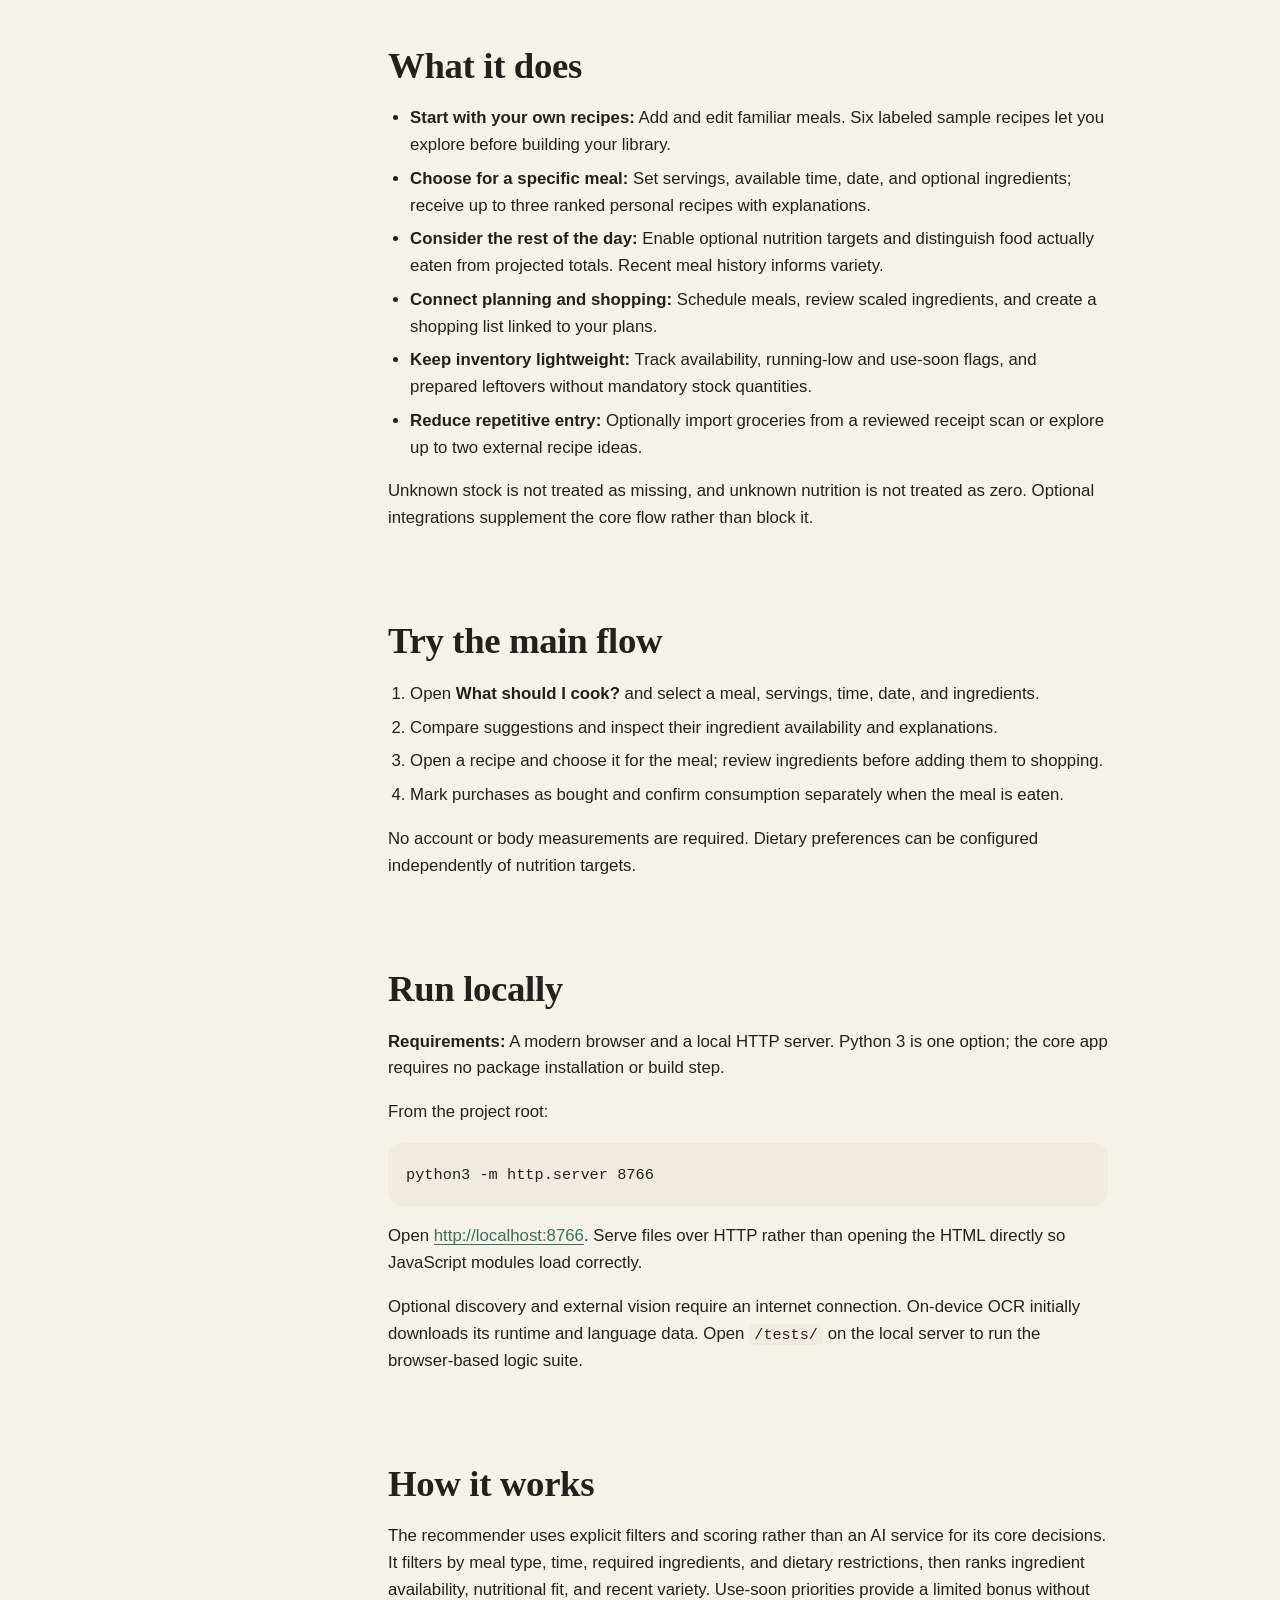
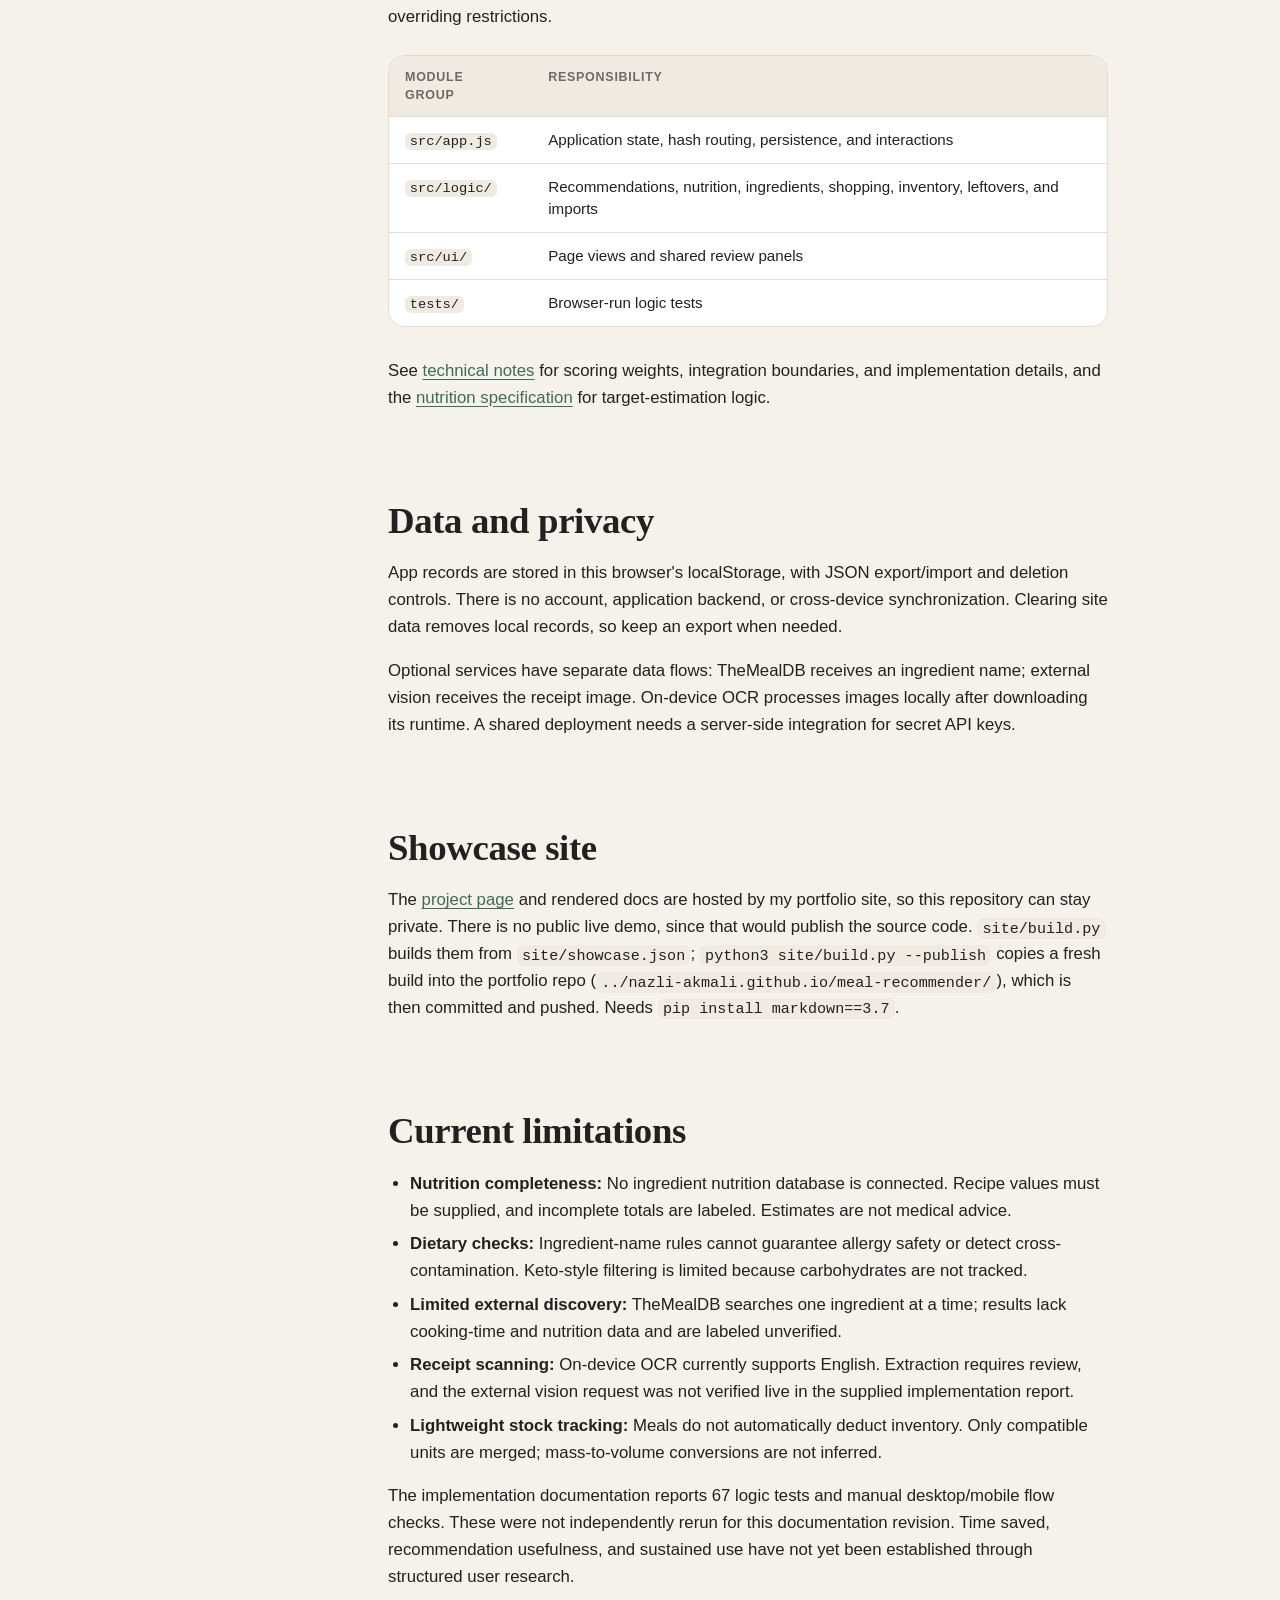
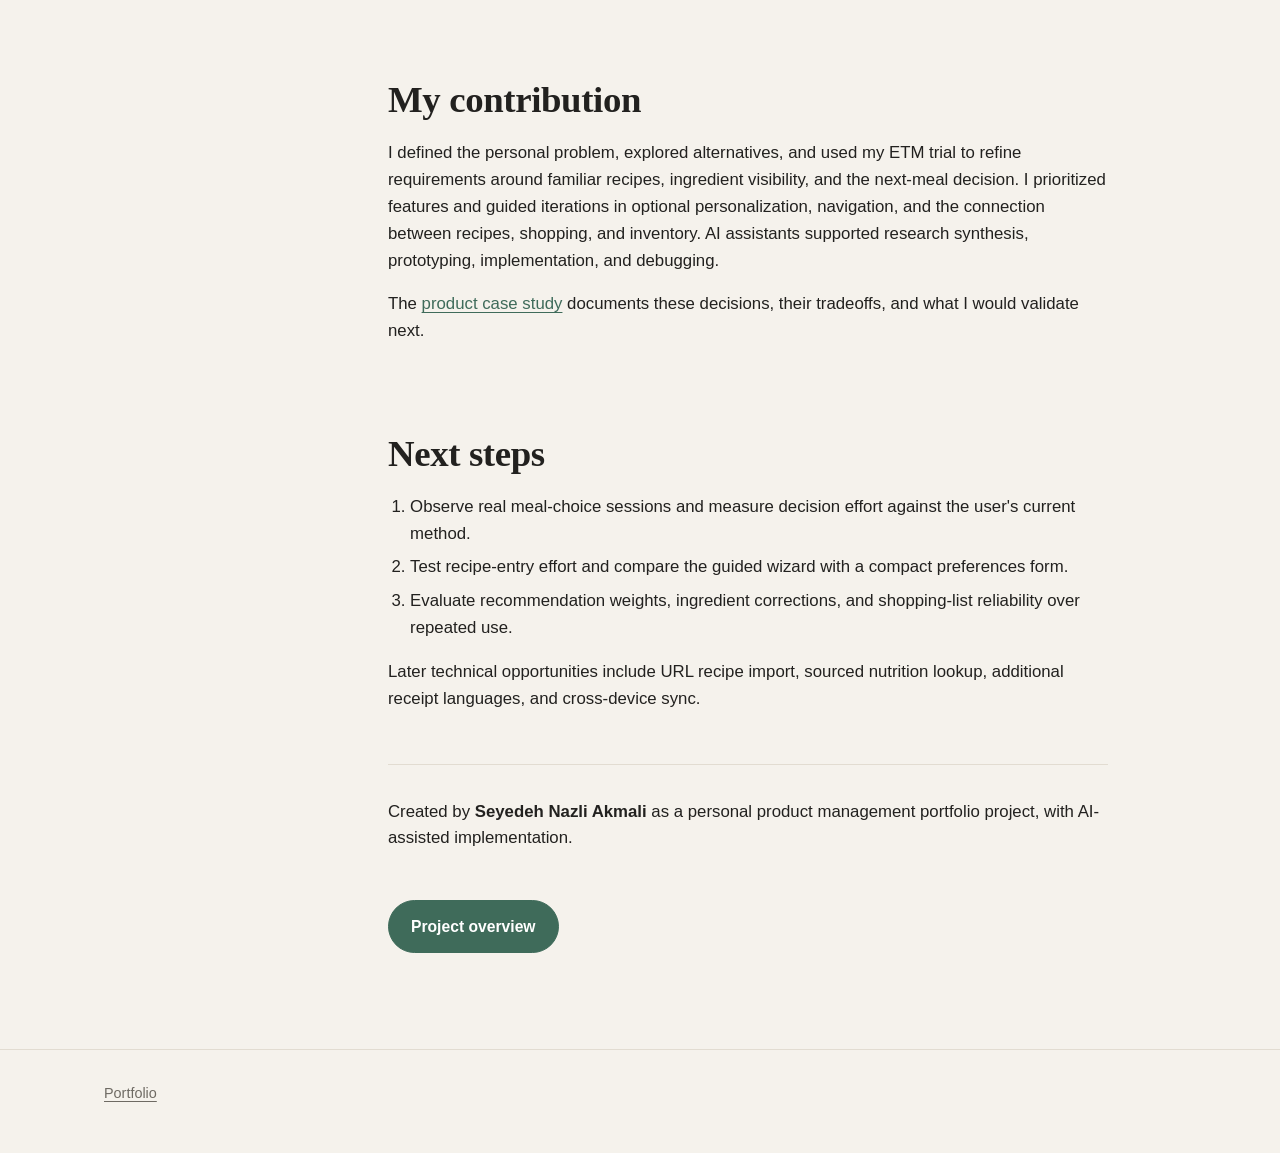
<file: meal-recommender/docs/index.html>
<!doctype html>
<html lang="en">
<head>
  <meta charset="utf-8">
  <meta name="viewport" content="width=device-width, initial-scale=1">
  <title>Meal Planner · Documentation</title>
  <meta name="theme-color" content="#F5F2EC" media="(prefers-color-scheme: light)">
  <meta name="theme-color" content="#1A1A1C" media="(prefers-color-scheme: dark)">
  <link rel="stylesheet" href="../site.css">
  <style>/* README screenshot rows (<img width="200">) sit side by side instead of stacking */
    .prose p:has(> img[width]) { display: grid; grid-template-columns: repeat(4, 1fr); gap: 10px; }
    .prose p > img[width] { width: 100%; height: auto; border-radius: 14px; border: 1px solid var(--line); }
    @media (max-width: 600px) { .prose p:has(> img[width]) { grid-template-columns: 1fr 1fr; } }</style>
</head>
<body>
  <!-- Generated by site/build.py from Markdown. Edit the source file, not this output. -->
  <header class="topbar">
    <div class="wrap">
      <a class="brand" href="https://nazli-akmali.github.io/">Nazli Akmali <span>/ Meal Planner</span></a>
      <nav class="topnav" aria-label="Project">
        <a href="../">Overview</a>
        
        
      </nav>
    </div>
  </header>

  <main>
    <div class="doc-head">
      <div class="wrap">
        <p class="eyebrow">Documentation</p>
        <h1>Meal Planner</h1>
      </div>
    </div>
    <div class="wrap doc-layout">
      <nav class="toc" aria-label="On this page">
        <p>On this page</p>
        <ol><li><a href="#the-problem">The problem</a></li><li><a href="#preview">Preview</a></li><li><a href="#what-it-does">What it does</a></li><li><a href="#try-the-main-flow">Try the main flow</a></li><li><a href="#run-locally">Run locally</a></li><li><a href="#how-it-works">How it works</a></li><li><a href="#data-and-privacy">Data and privacy</a></li><li><a href="#showcase-site">Showcase site</a></li><li><a href="#current-limitations">Current limitations</a></li><li><a href="#my-contribution">My contribution</a></li><li><a href="#next-steps">Next steps</a></li></ol>
      </nav>
      <article class="prose">
        <p><strong>Choose your next meal from the food you actually cook.</strong></p>
<p>A browser-based MVP that prioritizes your own recipes and considers available ingredients, cooking time, recent meals, and optional nutrition targets.</p>
<p><strong>Status:</strong> Functional MVP described in the implementation documentation; user validation pending.<br />
<strong>Built with:</strong> Vanilla JavaScript, localStorage, TheMealDB, and optional receipt OCR.<br />
<strong>Project focus:</strong> Product discovery, UX iteration, and AI-assisted implementation.</p>
<p><strong><a href="https://nazli-akmali.github.io/meal-recommender/">Project page</a> · <a href="https://nazli-akmali.github.io/meal-recommender/case-study/">Case study</a></strong></p>
<h2 id="the-problem">The problem</h2>
<p>Choosing lunch or dinner means balancing what sounds appealing with what is already at home, how much time cooking takes, and what has been eaten recently. Turning that choice into a shopping list adds another task.</p>
<p>Meal Planner explores whether starting with familiar recipes and making ingredient availability visible can reduce the effort of choosing a practical next meal.</p>
<p><strong><a href="../case-study/">Read the product case study →</a></strong> for the exploratory benchmark, scope decisions, iterations, and validation plan.</p>
<h2 id="preview">Preview</h2>
<p>
  <img src="../assets/docs/images/home.png" width="260" alt="Home screen with the meal-discovery action and today's planned and eaten meals">
  <img src="../assets/docs/images/suggestions.png" width="260" alt="Ranked personal recipe suggestions showing time, available ingredients, and unconfirmed items">
</p>

<p><em>Start with today's context, then compare a small set of explained meal suggestions. Screenshots show the app with sample recipes.</em></p>
<h2 id="what-it-does">What it does</h2>
<ul>
<li><strong>Start with your own recipes:</strong> Add and edit familiar meals. Six labeled sample recipes let you explore before building your library.</li>
<li><strong>Choose for a specific meal:</strong> Set servings, available time, date, and optional ingredients; receive up to three ranked personal recipes with explanations.</li>
<li><strong>Consider the rest of the day:</strong> Enable optional nutrition targets and distinguish food actually eaten from projected totals. Recent meal history informs variety.</li>
<li><strong>Connect planning and shopping:</strong> Schedule meals, review scaled ingredients, and create a shopping list linked to your plans.</li>
<li><strong>Keep inventory lightweight:</strong> Track availability, running-low and use-soon flags, and prepared leftovers without mandatory stock quantities.</li>
<li><strong>Reduce repetitive entry:</strong> Optionally import groceries from a reviewed receipt scan or explore up to two external recipe ideas.</li>
</ul>
<p>Unknown stock is not treated as missing, and unknown nutrition is not treated as zero. Optional integrations supplement the core flow rather than block it.</p>
<h2 id="try-the-main-flow">Try the main flow</h2>
<ol>
<li>Open <strong>What should I cook?</strong> and select a meal, servings, time, date, and ingredients.</li>
<li>Compare suggestions and inspect their ingredient availability and explanations.</li>
<li>Open a recipe and choose it for the meal; review ingredients before adding them to shopping.</li>
<li>Mark purchases as bought and confirm consumption separately when the meal is eaten.</li>
</ol>
<p>No account or body measurements are required. Dietary preferences can be configured independently of nutrition targets.</p>
<h2 id="run-locally">Run locally</h2>
<p><strong>Requirements:</strong> A modern browser and a local HTTP server. Python 3 is one option; the core app requires no package installation or build step.</p>
<p>From the project root:</p>
<pre><code class="language-bash">python3 -m http.server 8766
</code></pre>
<p>Open <a href="http://localhost:8766">http://localhost:8766</a>. Serve files over HTTP rather than opening the HTML directly so JavaScript modules load correctly.</p>
<p>Optional discovery and external vision require an internet connection. On-device OCR initially downloads its runtime and language data. Open <code>/tests/</code> on the local server to run the browser-based logic suite.</p>
<h2 id="how-it-works">How it works</h2>
<p>The recommender uses explicit filters and scoring rather than an AI service for its core decisions. It filters by meal type, time, required ingredients, and dietary restrictions, then ranks ingredient availability, nutritional fit, and recent variety. Use-soon priorities provide a limited bonus without overriding restrictions.</p>
<div class="table-wrap"><table>
<thead>
<tr>
<th>Module group</th>
<th>Responsibility</th>
</tr>
</thead>
<tbody>
<tr>
<td><code>src/app.js</code></td>
<td>Application state, hash routing, persistence, and interactions</td>
</tr>
<tr>
<td><code>src/logic/</code></td>
<td>Recommendations, nutrition, ingredients, shopping, inventory, leftovers, and imports</td>
</tr>
<tr>
<td><code>src/ui/</code></td>
<td>Page views and shared review panels</td>
</tr>
<tr>
<td><code>tests/</code></td>
<td>Browser-run logic tests</td>
</tr>
</tbody>
</table></div>
<p>See <a href="../technical-notes/">technical notes</a> for scoring weights, integration boundaries, and implementation details, and the <a href="https://nazli-akmali.github.io/meal-recommender/nutrition-spec/">nutrition specification</a> for target-estimation logic.</p>
<h2 id="data-and-privacy">Data and privacy</h2>
<p>App records are stored in this browser's localStorage, with JSON export/import and deletion controls. There is no account, application backend, or cross-device synchronization. Clearing site data removes local records, so keep an export when needed.</p>
<p>Optional services have separate data flows: TheMealDB receives an ingredient name; external vision receives the receipt image. On-device OCR processes images locally after downloading its runtime. A shared deployment needs a server-side integration for secret API keys.</p>
<h2 id="showcase-site">Showcase site</h2>
<p>The <a href="https://nazli-akmali.github.io/meal-recommender/">project page</a> and rendered docs are hosted by my portfolio site, so this repository can stay private. There is no public live demo, since that would publish the source code. <code>site/build.py</code> builds them from <code>site/showcase.json</code>; <code>python3 site/build.py --publish</code> copies a fresh build into the portfolio repo (<code>../nazli-akmali.github.io/meal-recommender/</code>), which is then committed and pushed. Needs <code>pip install markdown==3.7</code>.</p>
<h2 id="current-limitations">Current limitations</h2>
<ul>
<li><strong>Nutrition completeness:</strong> No ingredient nutrition database is connected. Recipe values must be supplied, and incomplete totals are labeled. Estimates are not medical advice.</li>
<li><strong>Dietary checks:</strong> Ingredient-name rules cannot guarantee allergy safety or detect cross-contamination. Keto-style filtering is limited because carbohydrates are not tracked.</li>
<li><strong>Limited external discovery:</strong> TheMealDB searches one ingredient at a time; results lack cooking-time and nutrition data and are labeled unverified.</li>
<li><strong>Receipt scanning:</strong> On-device OCR currently supports English. Extraction requires review, and the external vision request was not verified live in the supplied implementation report.</li>
<li><strong>Lightweight stock tracking:</strong> Meals do not automatically deduct inventory. Only compatible units are merged; mass-to-volume conversions are not inferred.</li>
</ul>
<p>The implementation documentation reports 67 logic tests and manual desktop/mobile flow checks. These were not independently rerun for this documentation revision. Time saved, recommendation usefulness, and sustained use have not yet been established through structured user research.</p>
<h2 id="my-contribution">My contribution</h2>
<p>I defined the personal problem, explored alternatives, and used my ETM trial to refine requirements around familiar recipes, ingredient visibility, and the next-meal decision. I prioritized features and guided iterations in optional personalization, navigation, and the connection between recipes, shopping, and inventory. AI assistants supported research synthesis, prototyping, implementation, and debugging.</p>
<p>The <a href="../case-study/">product case study</a> documents these decisions, their tradeoffs, and what I would validate next.</p>
<h2 id="next-steps">Next steps</h2>
<ol>
<li>Observe real meal-choice sessions and measure decision effort against the user's current method.</li>
<li>Test recipe-entry effort and compare the guided wizard with a compact preferences form.</li>
<li>Evaluate recommendation weights, ingredient corrections, and shopping-list reliability over repeated use.</li>
</ol>
<p>Later technical opportunities include URL recipe import, sourced nutrition lookup, additional receipt languages, and cross-device sync.</p>
<hr />
<p>Created by <strong>Seyedeh Nazli Akmali</strong> as a personal product management portfolio project, with AI-assisted implementation.</p>
        <div class="doc-foot">
          
          <a class="btn primary" href="../">Project overview</a>
        </div>
      </article>
    </div>
  </main>

  <footer class="footer">
    <div class="wrap">
      
      <span><a href="https://nazli-akmali.github.io/">Portfolio</a></span>
    </div>
  </footer>

  <script>
    const bar = document.querySelector('.topbar');
    const onScroll = () => bar.classList.toggle('scrolled', scrollY > 8);
    addEventListener('scroll', onScroll, { passive: true }); onScroll();
    // Highlight the section currently in view in the side navigation.
    const links = [...document.querySelectorAll('.toc a')];
    const byId = new Map(links.map((a) => [decodeURIComponent(a.hash.slice(1)), a]));
    const io = new IntersectionObserver((entries) => {
      for (const e of entries) if (e.isIntersecting) {
        links.forEach((a) => a.classList.remove('on'));
        byId.get(e.target.id)?.classList.add('on');
      }
    }, { rootMargin: '-80px 0px -70% 0px' });
    document.querySelectorAll('.prose h2[id]').forEach((h) => io.observe(h));
  </script>
</body>
</html>
</file>
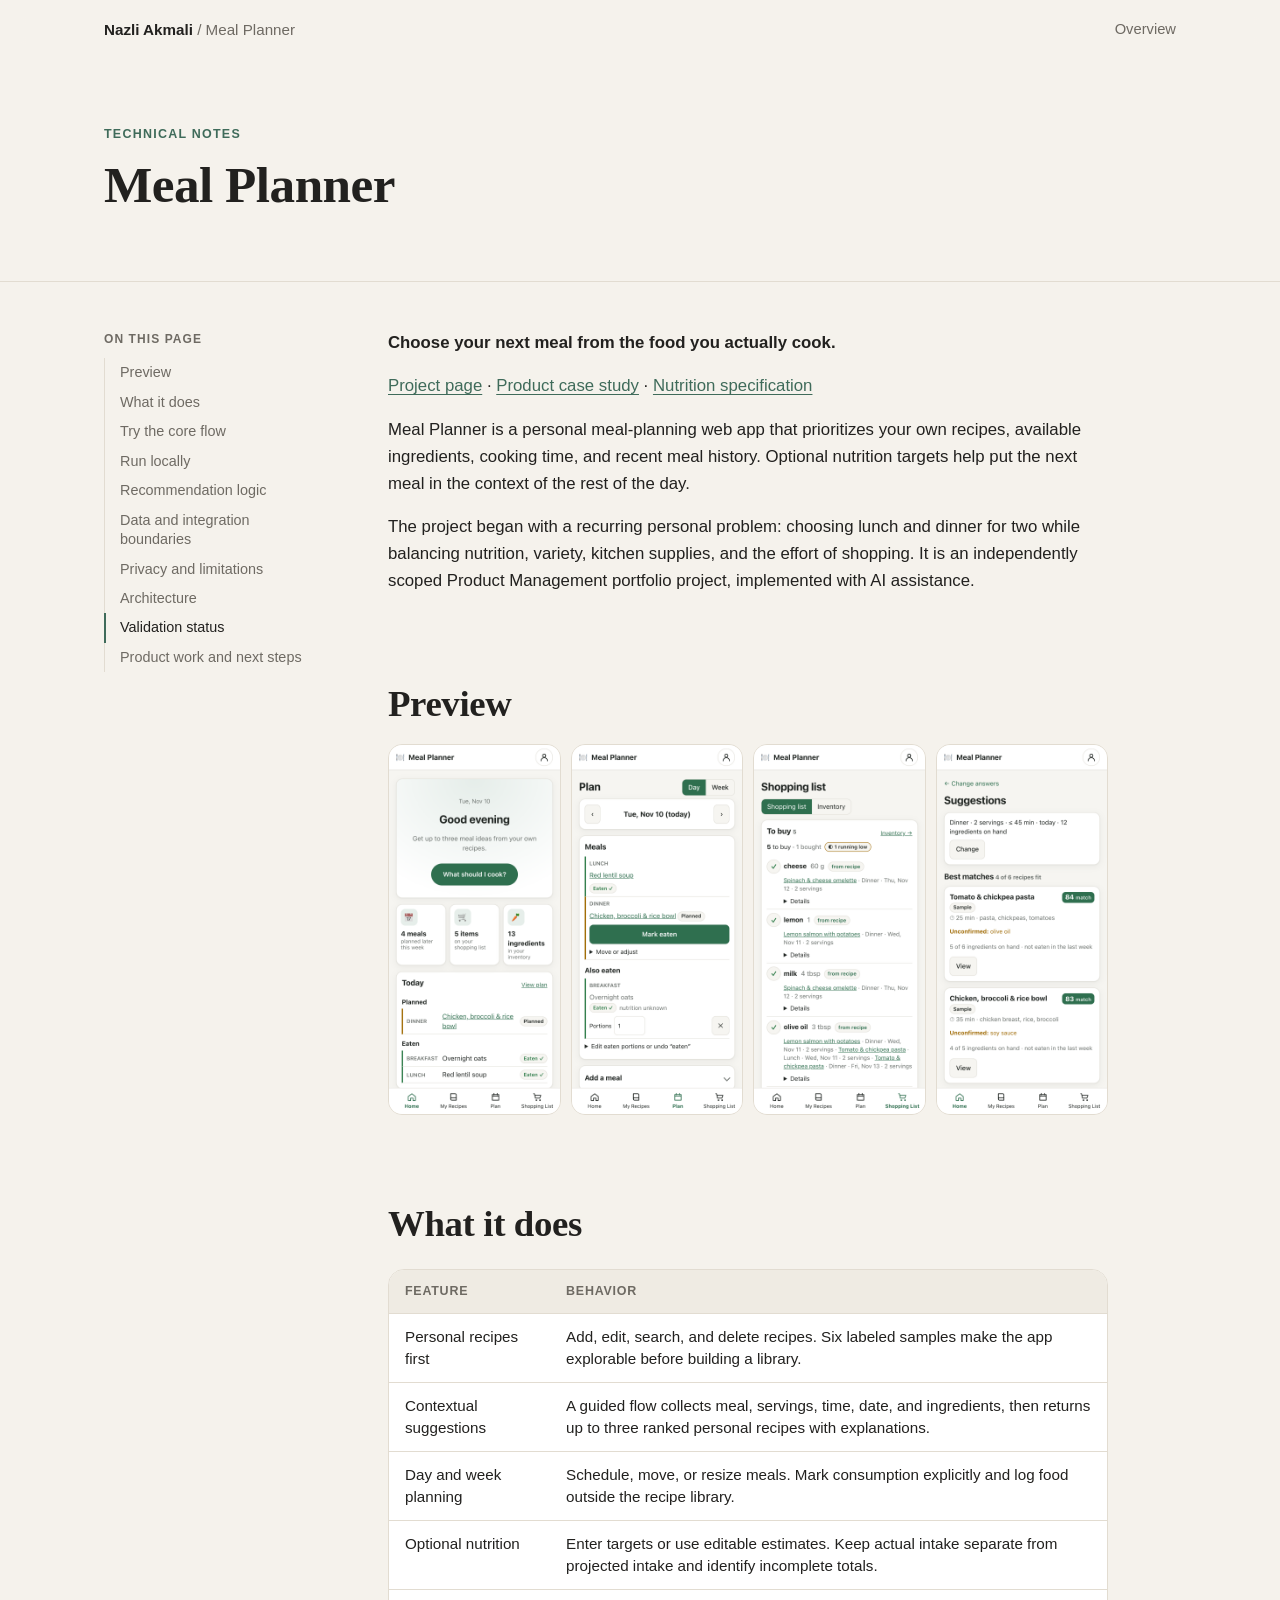
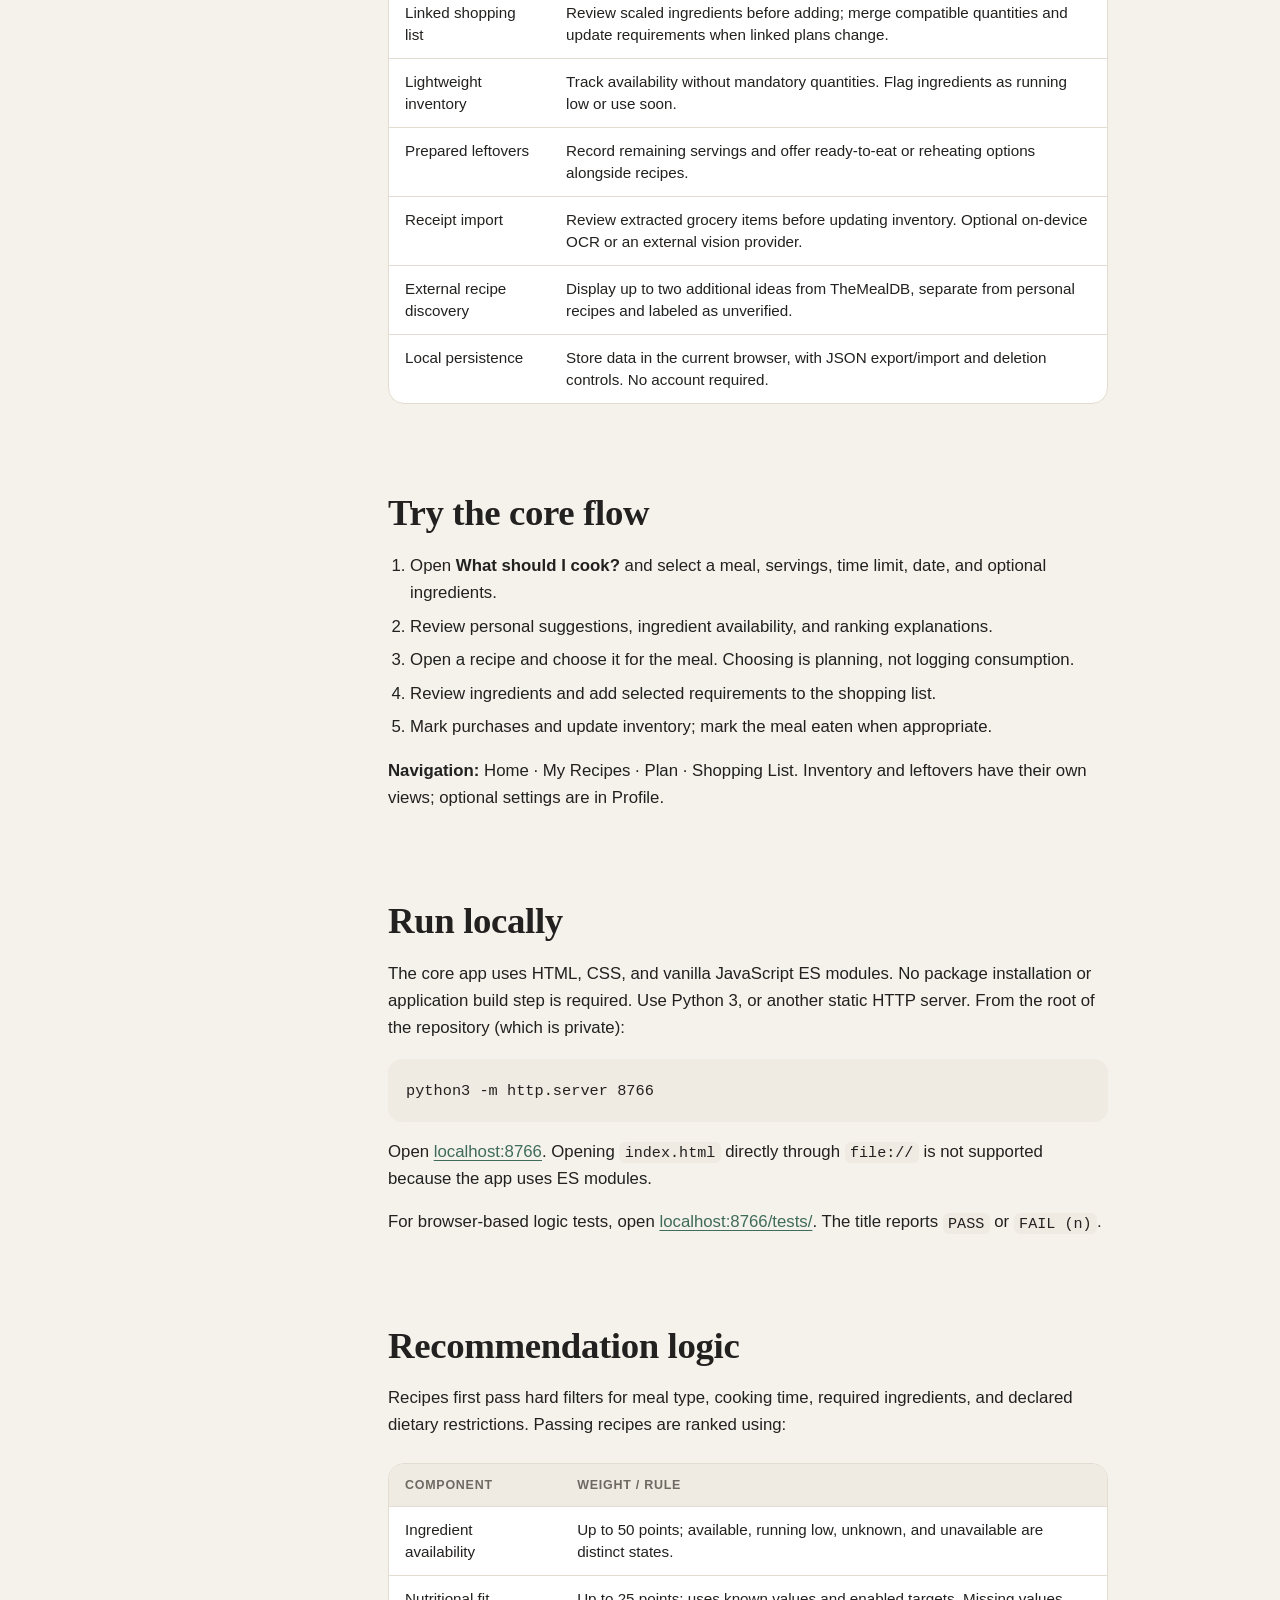
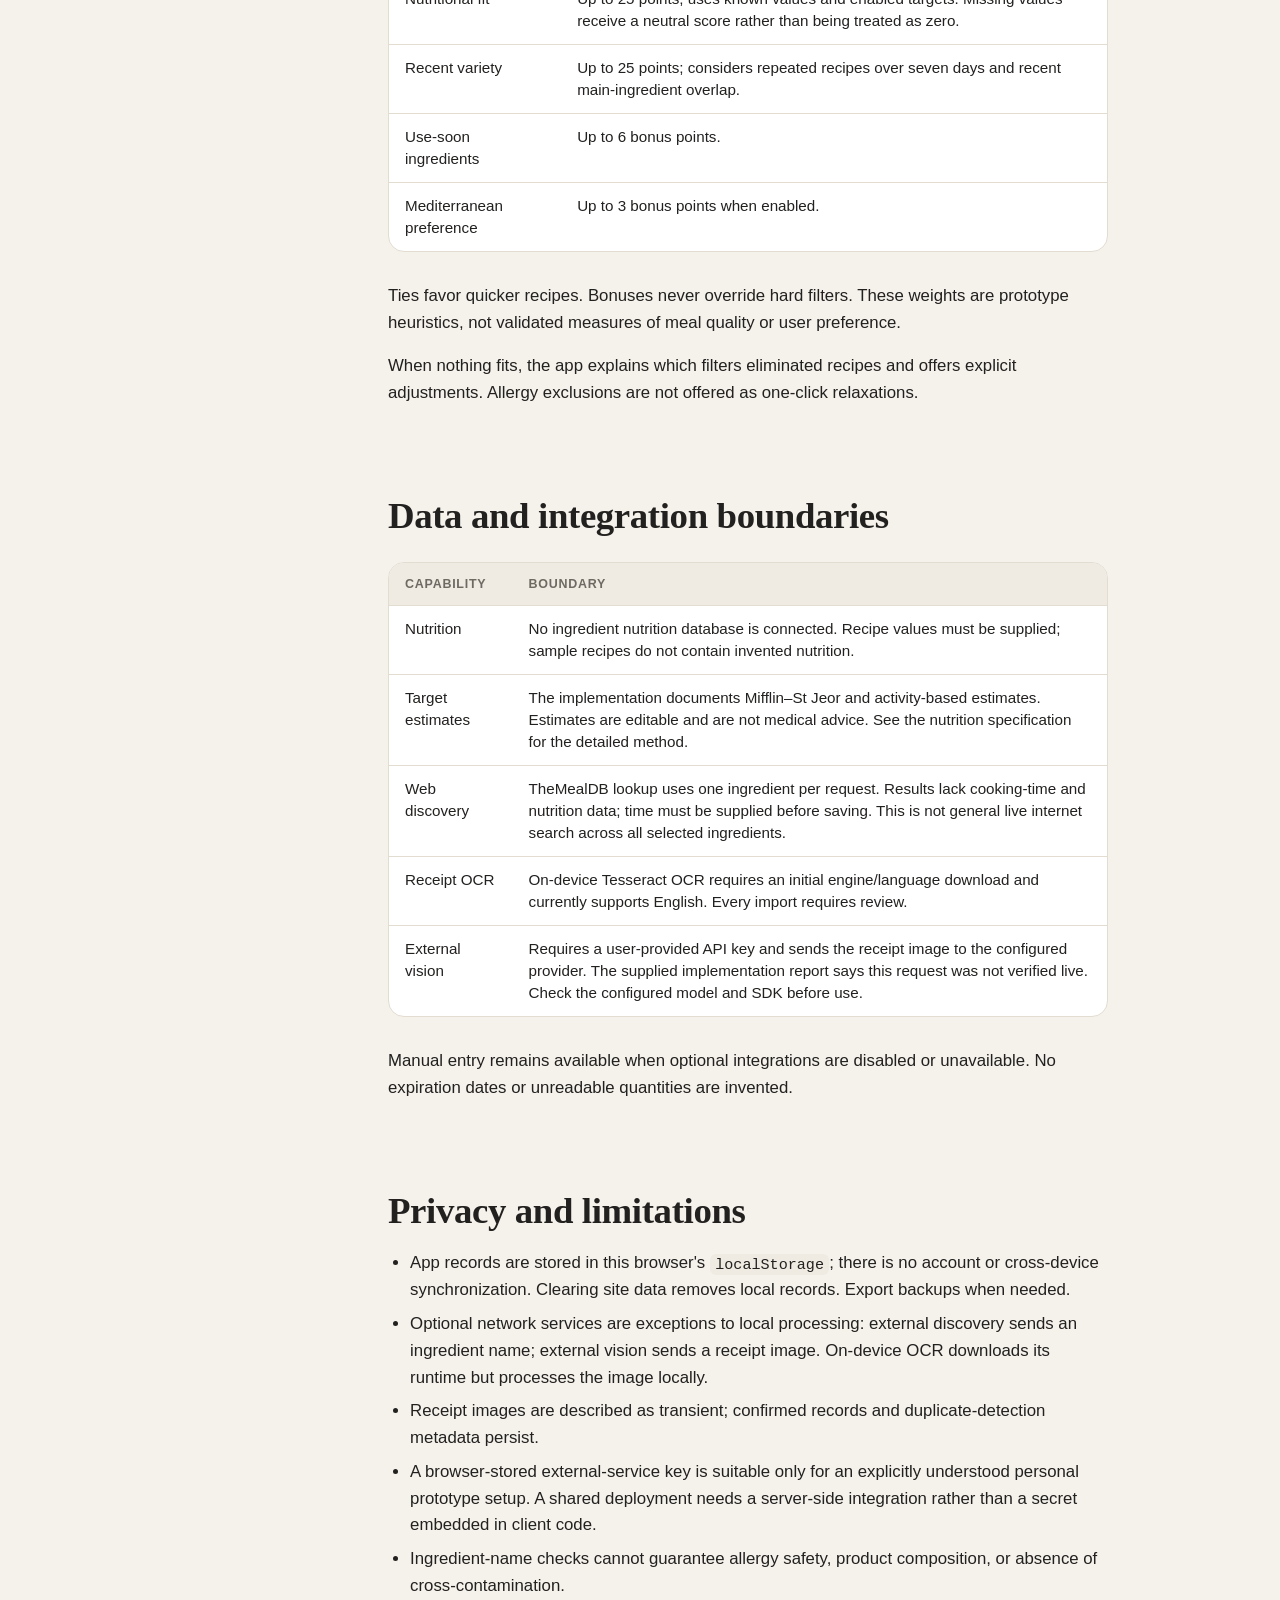
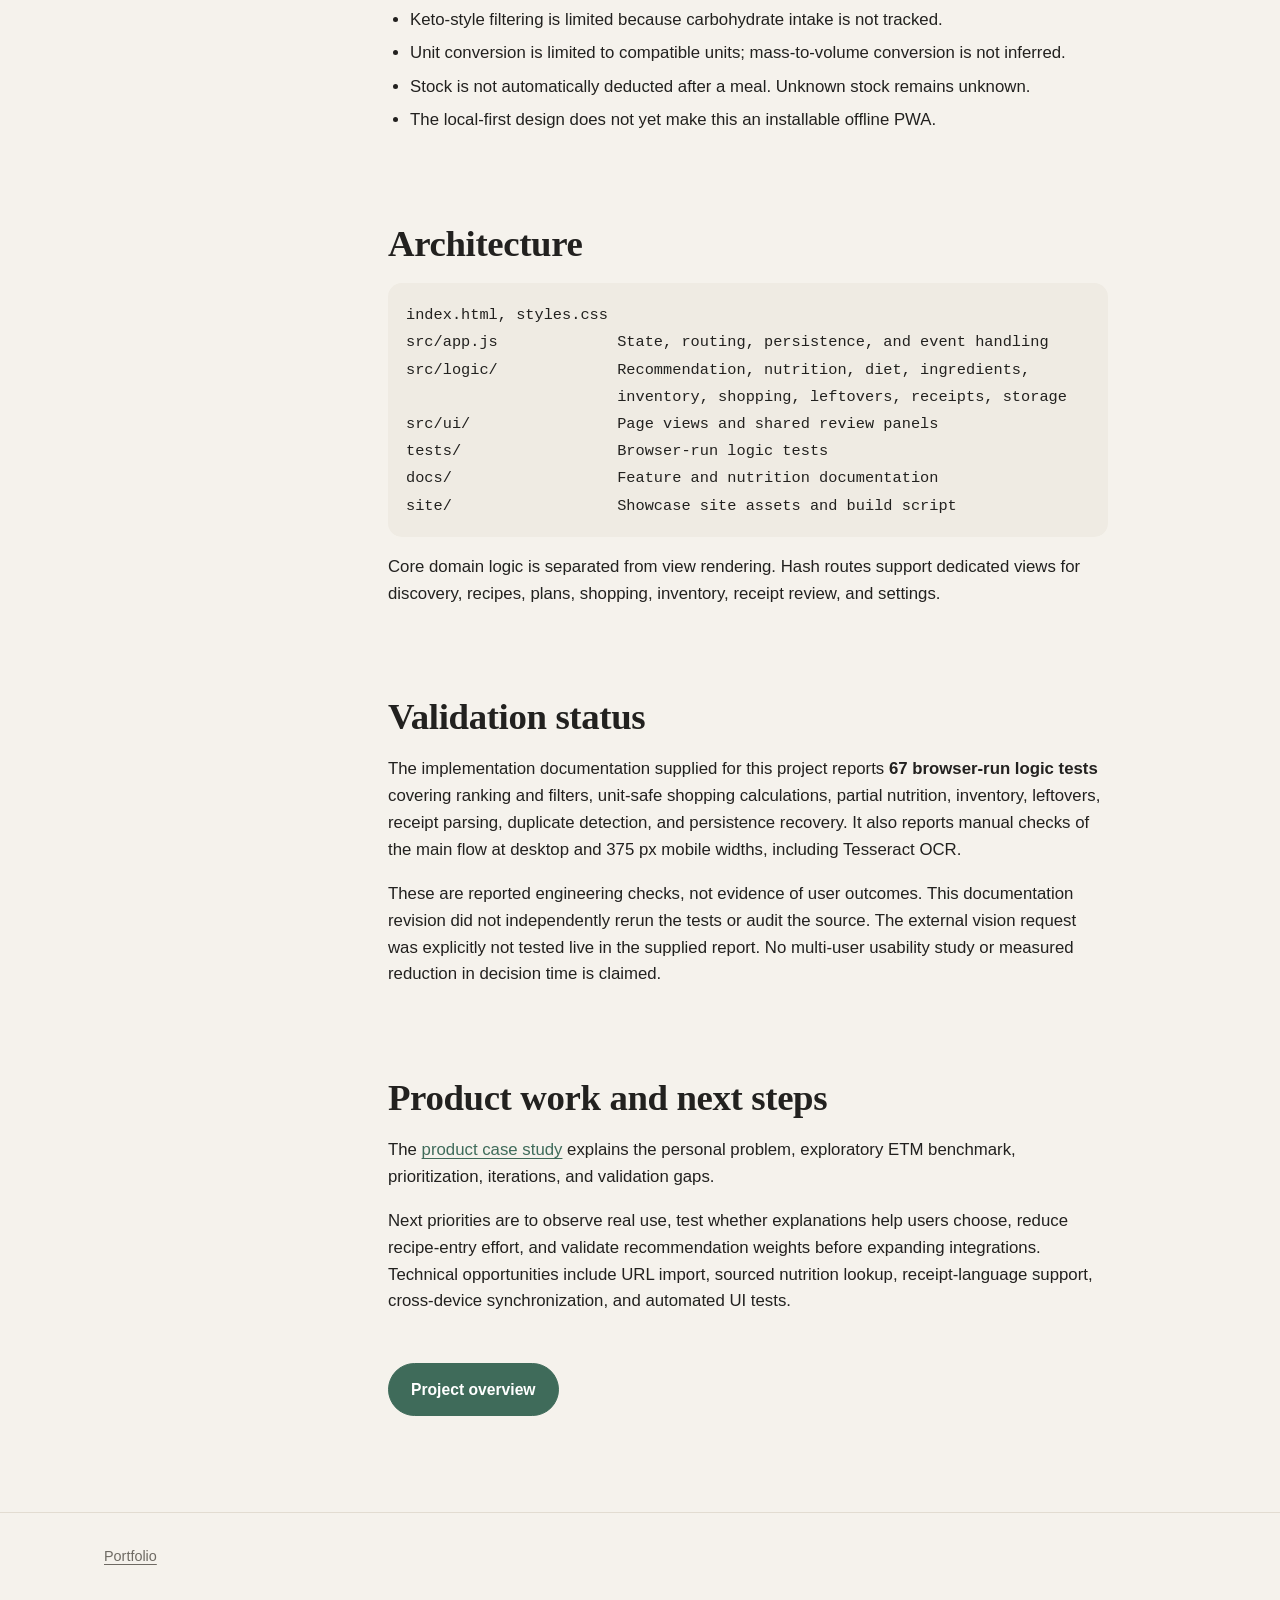
<file: meal-recommender/technical-notes/index.html>
<!doctype html>
<html lang="en">
<head>
  <meta charset="utf-8">
  <meta name="viewport" content="width=device-width, initial-scale=1">
  <title>Meal Planner · Technical notes</title>
  <meta name="theme-color" content="#F5F2EC" media="(prefers-color-scheme: light)">
  <meta name="theme-color" content="#1A1A1C" media="(prefers-color-scheme: dark)">
  <link rel="stylesheet" href="../site.css">
  <style>/* README screenshot rows (<img width="200">) sit side by side instead of stacking */
    .prose p:has(> img[width]) { display: grid; grid-template-columns: repeat(4, 1fr); gap: 10px; }
    .prose p > img[width] { width: 100%; height: auto; border-radius: 14px; border: 1px solid var(--line); }
    @media (max-width: 600px) { .prose p:has(> img[width]) { grid-template-columns: 1fr 1fr; } }</style>
</head>
<body>
  <!-- Generated by site/build.py from Markdown. Edit the source file, not this output. -->
  <header class="topbar">
    <div class="wrap">
      <a class="brand" href="https://nazli-akmali.github.io/">Nazli Akmali <span>/ Meal Planner</span></a>
      <nav class="topnav" aria-label="Project">
        <a href="../">Overview</a>
        
        
      </nav>
    </div>
  </header>

  <main>
    <div class="doc-head">
      <div class="wrap">
        <p class="eyebrow">Technical notes</p>
        <h1>Meal Planner</h1>
      </div>
    </div>
    <div class="wrap doc-layout">
      <nav class="toc" aria-label="On this page">
        <p>On this page</p>
        <ol><li><a href="#preview">Preview</a></li><li><a href="#what-it-does">What it does</a></li><li><a href="#try-the-core-flow">Try the core flow</a></li><li><a href="#run-locally">Run locally</a></li><li><a href="#recommendation-logic">Recommendation logic</a></li><li><a href="#data-and-integration-boundaries">Data and integration boundaries</a></li><li><a href="#privacy-and-limitations">Privacy and limitations</a></li><li><a href="#architecture">Architecture</a></li><li><a href="#validation-status">Validation status</a></li><li><a href="#product-work-and-next-steps">Product work and next steps</a></li></ol>
      </nav>
      <article class="prose">
        <p><strong>Choose your next meal from the food you actually cook.</strong></p>
<p><a href="https://nazli-akmali.github.io/meal-recommender/">Project page</a> · <a href="../case-study/">Product case study</a> · <a href="https://nazli-akmali.github.io/meal-recommender/nutrition-spec/">Nutrition specification</a></p>
<p>Meal Planner is a personal meal-planning web app that prioritizes your own recipes, available ingredients, cooking time, and recent meal history. Optional nutrition targets help put the next meal in the context of the rest of the day.</p>
<p>The project began with a recurring personal problem: choosing lunch and dinner for two while balancing nutrition, variety, kitchen supplies, and the effort of shopping. It is an independently scoped Product Management portfolio project, implemented with AI assistance.</p>
<h2 id="preview">Preview</h2>
<p>
  <img src="../assets/docs/images/home.png" width="200" alt="Home with today's planned and eaten meals">
  <img src="../assets/docs/images/suggestions.png" width="200" alt="Ranked recipe suggestions with ingredient availability">
  <img src="../assets/docs/images/plan.png" width="200" alt="Daily meal plan">
  <img src="../assets/docs/images/shopping.png" width="200" alt="Shopping list linked to meals">
</p>

<h2 id="what-it-does">What it does</h2>
<div class="table-wrap"><table>
<thead>
<tr>
<th>Feature</th>
<th>Behavior</th>
</tr>
</thead>
<tbody>
<tr>
<td>Personal recipes first</td>
<td>Add, edit, search, and delete recipes. Six labeled samples make the app explorable before building a library.</td>
</tr>
<tr>
<td>Contextual suggestions</td>
<td>A guided flow collects meal, servings, time, date, and ingredients, then returns up to three ranked personal recipes with explanations.</td>
</tr>
<tr>
<td>Day and week planning</td>
<td>Schedule, move, or resize meals. Mark consumption explicitly and log food outside the recipe library.</td>
</tr>
<tr>
<td>Optional nutrition</td>
<td>Enter targets or use editable estimates. Keep actual intake separate from projected intake and identify incomplete totals.</td>
</tr>
<tr>
<td>Linked shopping list</td>
<td>Review scaled ingredients before adding; merge compatible quantities and update requirements when linked plans change.</td>
</tr>
<tr>
<td>Lightweight inventory</td>
<td>Track availability without mandatory quantities. Flag ingredients as running low or use soon.</td>
</tr>
<tr>
<td>Prepared leftovers</td>
<td>Record remaining servings and offer ready-to-eat or reheating options alongside recipes.</td>
</tr>
<tr>
<td>Receipt import</td>
<td>Review extracted grocery items before updating inventory. Optional on-device OCR or an external vision provider.</td>
</tr>
<tr>
<td>External recipe discovery</td>
<td>Display up to two additional ideas from TheMealDB, separate from personal recipes and labeled as unverified.</td>
</tr>
<tr>
<td>Local persistence</td>
<td>Store data in the current browser, with JSON export/import and deletion controls. No account required.</td>
</tr>
</tbody>
</table></div>
<h2 id="try-the-core-flow">Try the core flow</h2>
<ol>
<li>Open <strong>What should I cook?</strong> and select a meal, servings, time limit, date, and optional ingredients.</li>
<li>Review personal suggestions, ingredient availability, and ranking explanations.</li>
<li>Open a recipe and choose it for the meal. Choosing is planning, not logging consumption.</li>
<li>Review ingredients and add selected requirements to the shopping list.</li>
<li>Mark purchases and update inventory; mark the meal eaten when appropriate.</li>
</ol>
<p><strong>Navigation:</strong> Home · My Recipes · Plan · Shopping List. Inventory and leftovers have their own views; optional settings are in Profile.</p>
<h2 id="run-locally">Run locally</h2>
<p>The core app uses HTML, CSS, and vanilla JavaScript ES modules. No package installation or application build step is required. Use Python 3, or another static HTTP server. From the root of the repository (which is private):</p>
<pre><code class="language-bash">python3 -m http.server 8766
</code></pre>
<p>Open <a href="http://localhost:8766">localhost:8766</a>. Opening <code>index.html</code> directly through <code>file://</code> is not supported because the app uses ES modules.</p>
<p>For browser-based logic tests, open <a href="http://localhost:8766/tests/">localhost:8766/tests/</a>. The title reports <code>PASS</code> or <code>FAIL (n)</code>.</p>
<h2 id="recommendation-logic">Recommendation logic</h2>
<p>Recipes first pass hard filters for meal type, cooking time, required ingredients, and declared dietary restrictions. Passing recipes are ranked using:</p>
<div class="table-wrap"><table>
<thead>
<tr>
<th>Component</th>
<th>Weight / rule</th>
</tr>
</thead>
<tbody>
<tr>
<td>Ingredient availability</td>
<td>Up to 50 points; available, running low, unknown, and unavailable are distinct states.</td>
</tr>
<tr>
<td>Nutritional fit</td>
<td>Up to 25 points; uses known values and enabled targets. Missing values receive a neutral score rather than being treated as zero.</td>
</tr>
<tr>
<td>Recent variety</td>
<td>Up to 25 points; considers repeated recipes over seven days and recent main-ingredient overlap.</td>
</tr>
<tr>
<td>Use-soon ingredients</td>
<td>Up to 6 bonus points.</td>
</tr>
<tr>
<td>Mediterranean preference</td>
<td>Up to 3 bonus points when enabled.</td>
</tr>
</tbody>
</table></div>
<p>Ties favor quicker recipes. Bonuses never override hard filters. These weights are prototype heuristics, not validated measures of meal quality or user preference.</p>
<p>When nothing fits, the app explains which filters eliminated recipes and offers explicit adjustments. Allergy exclusions are not offered as one-click relaxations.</p>
<h2 id="data-and-integration-boundaries">Data and integration boundaries</h2>
<div class="table-wrap"><table>
<thead>
<tr>
<th>Capability</th>
<th>Boundary</th>
</tr>
</thead>
<tbody>
<tr>
<td>Nutrition</td>
<td>No ingredient nutrition database is connected. Recipe values must be supplied; sample recipes do not contain invented nutrition.</td>
</tr>
<tr>
<td>Target estimates</td>
<td>The implementation documents Mifflin–St Jeor and activity-based estimates. Estimates are editable and are not medical advice. See the nutrition specification for the detailed method.</td>
</tr>
<tr>
<td>Web discovery</td>
<td>TheMealDB lookup uses one ingredient per request. Results lack cooking-time and nutrition data; time must be supplied before saving. This is not general live internet search across all selected ingredients.</td>
</tr>
<tr>
<td>Receipt OCR</td>
<td>On-device Tesseract OCR requires an initial engine/language download and currently supports English. Every import requires review.</td>
</tr>
<tr>
<td>External vision</td>
<td>Requires a user-provided API key and sends the receipt image to the configured provider. The supplied implementation report says this request was not verified live. Check the configured model and SDK before use.</td>
</tr>
</tbody>
</table></div>
<p>Manual entry remains available when optional integrations are disabled or unavailable. No expiration dates or unreadable quantities are invented.</p>
<h2 id="privacy-and-limitations">Privacy and limitations</h2>
<ul>
<li>App records are stored in this browser's <code>localStorage</code>; there is no account or cross-device synchronization. Clearing site data removes local records. Export backups when needed.</li>
<li>Optional network services are exceptions to local processing: external discovery sends an ingredient name; external vision sends a receipt image. On-device OCR downloads its runtime but processes the image locally.</li>
<li>Receipt images are described as transient; confirmed records and duplicate-detection metadata persist.</li>
<li>A browser-stored external-service key is suitable only for an explicitly understood personal prototype setup. A shared deployment needs a server-side integration rather than a secret embedded in client code.</li>
<li>Ingredient-name checks cannot guarantee allergy safety, product composition, or absence of cross-contamination.</li>
<li>Keto-style filtering is limited because carbohydrate intake is not tracked.</li>
<li>Unit conversion is limited to compatible units; mass-to-volume conversion is not inferred.</li>
<li>Stock is not automatically deducted after a meal. Unknown stock remains unknown.</li>
<li>The local-first design does not yet make this an installable offline PWA.</li>
</ul>
<h2 id="architecture">Architecture</h2>
<pre><code class="language-text">index.html, styles.css
src/app.js             State, routing, persistence, and event handling
src/logic/             Recommendation, nutrition, diet, ingredients,
                       inventory, shopping, leftovers, receipts, storage
src/ui/                Page views and shared review panels
tests/                 Browser-run logic tests
docs/                  Feature and nutrition documentation
site/                  Showcase site assets and build script
</code></pre>
<p>Core domain logic is separated from view rendering. Hash routes support dedicated views for discovery, recipes, plans, shopping, inventory, receipt review, and settings.</p>
<h2 id="validation-status">Validation status</h2>
<p>The implementation documentation supplied for this project reports <strong>67 browser-run logic tests</strong> covering ranking and filters, unit-safe shopping calculations, partial nutrition, inventory, leftovers, receipt parsing, duplicate detection, and persistence recovery. It also reports manual checks of the main flow at desktop and 375 px mobile widths, including Tesseract OCR.</p>
<p>These are reported engineering checks, not evidence of user outcomes. This documentation revision did not independently rerun the tests or audit the source. The external vision request was explicitly not tested live in the supplied report. No multi-user usability study or measured reduction in decision time is claimed.</p>
<h2 id="product-work-and-next-steps">Product work and next steps</h2>
<p>The <a href="../case-study/">product case study</a> explains the personal problem, exploratory ETM benchmark, prioritization, iterations, and validation gaps.</p>
<p>Next priorities are to observe real use, test whether explanations help users choose, reduce recipe-entry effort, and validate recommendation weights before expanding integrations. Technical opportunities include URL import, sourced nutrition lookup, receipt-language support, cross-device synchronization, and automated UI tests.</p>
        <div class="doc-foot">
          
          <a class="btn primary" href="../">Project overview</a>
        </div>
      </article>
    </div>
  </main>

  <footer class="footer">
    <div class="wrap">
      
      <span><a href="https://nazli-akmali.github.io/">Portfolio</a></span>
    </div>
  </footer>

  <script>
    const bar = document.querySelector('.topbar');
    const onScroll = () => bar.classList.toggle('scrolled', scrollY > 8);
    addEventListener('scroll', onScroll, { passive: true }); onScroll();
    // Highlight the section currently in view in the side navigation.
    const links = [...document.querySelectorAll('.toc a')];
    const byId = new Map(links.map((a) => [decodeURIComponent(a.hash.slice(1)), a]));
    const io = new IntersectionObserver((entries) => {
      for (const e of entries) if (e.isIntersecting) {
        links.forEach((a) => a.classList.remove('on'));
        byId.get(e.target.id)?.classList.add('on');
      }
    }, { rootMargin: '-80px 0px -70% 0px' });
    document.querySelectorAll('.prose h2[id]').forEach((h) => io.observe(h));
  </script>
</body>
</html>
</file>
<file: site.css>
/* Showcase site: landing page and rendered Markdown pages.
   Colours follow the app's own palette so the site and demo feel like one product. */
:root {
  --bg: #F5F2EC;
  --bg-2: #EFEBE3;
  --surface: #FFFFFF;
  --text: #22211F;
  --muted: #6E6A63;
  --line: #E2DCD1;
  --accent: #3F6B5A;
  --accent-ink: #FFFFFF;
  --accent-soft: #E3EDE7;
  --warn-soft: #FBF0DF;
  --frame: #1E1E20;
  --shadow: 0 1px 2px rgba(40, 35, 25, .06), 0 12px 40px rgba(40, 35, 25, .12);
  --serif: "Iowan Old Style", "Palatino Linotype", Palatino, "Book Antiqua", Georgia, serif;
  --sans: -apple-system, BlinkMacSystemFont, "Segoe UI", Inter, Roboto, sans-serif;
  --wide: 1120px;
  --read: 720px;
  color-scheme: light;
}
@media (prefers-color-scheme: dark) {
  :root:not([data-theme="light"]) {
    --bg: #1A1A1C; --bg-2: #212124; --surface: #242427; --text: #EDEBE7; --muted: #A29E97;
    --line: #38373B; --accent: #8DC0A8; --accent-ink: #11201A; --accent-soft: #263A31;
    --warn-soft: #3A2E1E; --frame: #000000; --shadow: 0 12px 40px rgba(0, 0, 0, .45); color-scheme: dark;
  }
}
:root[data-theme="dark"] {
  --bg: #1A1A1C; --bg-2: #212124; --surface: #242427; --text: #EDEBE7; --muted: #A29E97;
  --line: #38373B; --accent: #8DC0A8; --accent-ink: #11201A; --accent-soft: #263A31;
  --warn-soft: #3A2E1E; --frame: #000000; --shadow: 0 12px 40px rgba(0, 0, 0, .45); color-scheme: dark;
}

* { box-sizing: border-box; }
html { -webkit-text-size-adjust: 100%; scroll-behavior: smooth; }
@media (prefers-reduced-motion: reduce) { html { scroll-behavior: auto; } }
body {
  margin: 0; background: var(--bg); color: var(--text);
  font: 17px/1.6 var(--sans); -webkit-font-smoothing: antialiased;
}
img { max-width: 100%; display: block; }
a { color: var(--accent); text-underline-offset: .18em; }
a:hover { text-decoration-thickness: 2px; }
:focus-visible { outline: 2px solid var(--accent); outline-offset: 3px; border-radius: 4px; }
h1, h2, h3 { font-family: var(--serif); font-weight: 600; line-height: 1.15; letter-spacing: -.01em; margin: 0 0 .5em; text-wrap: balance; }
h1 { font-size: clamp(2.4rem, 6vw, 4rem); }
h2 { font-size: clamp(1.7rem, 3.4vw, 2.3rem); }
h3 { font-size: 1.3rem; }
p { margin: 0 0 1em; }
.muted { color: var(--muted); }
.eyebrow { font-size: .78rem; font-weight: 650; letter-spacing: .1em; text-transform: uppercase; color: var(--accent); margin: 0 0 .9em; }
.wrap { max-width: var(--wide); margin: 0 auto; padding: 0 24px; }
@media (max-width: 600px) { .wrap { padding: 0 16px; } }

/* ---------- top bar */
.topbar { position: sticky; top: 0; z-index: 10; background: color-mix(in srgb, var(--bg) 88%, transparent); backdrop-filter: saturate(1.4) blur(12px); -webkit-backdrop-filter: saturate(1.4) blur(12px); border-bottom: 1px solid transparent; }
.topbar.scrolled { border-bottom-color: var(--line); }
.topbar .wrap { display: flex; align-items: center; justify-content: space-between; gap: 16px; height: 60px; }
.brand { font-weight: 650; color: var(--text); text-decoration: none; font-size: .95rem; white-space: nowrap; }
.brand span { color: var(--muted); font-weight: 500; }
.topnav { display: flex; gap: 22px; font-size: .92rem; }
.topnav a { color: var(--muted); text-decoration: none; }
.topnav a:hover, .topnav a[aria-current="page"] { color: var(--text); }
@media (max-width: 600px) { .topnav { gap: 14px; } .topnav .hide-sm { display: none; } .brand span { display: none; } }

/* ---------- buttons */
.btns { display: flex; flex-wrap: wrap; gap: 12px; margin-top: 28px; }
.btn { display: inline-flex; align-items: center; gap: 8px; padding: 13px 22px; border-radius: 999px; font-weight: 600; font-size: .98rem; text-decoration: none; border: 1px solid var(--line); color: var(--text); background: var(--surface); transition: transform .15s ease, box-shadow .15s ease; }
.btn:hover { transform: translateY(-1px); box-shadow: 0 4px 14px rgba(0, 0, 0, .08); text-decoration: none; }
.btn.primary { background: var(--accent); border-color: var(--accent); color: var(--accent-ink); }
.btn svg { width: 18px; height: 18px; flex: none; }

/* ---------- phone frames */
.phone { position: relative; width: 100%; max-width: 300px; aspect-ratio: 390 / 844; border-radius: 42px; padding: 9px; background: var(--frame); box-shadow: var(--shadow); }
.phone img { width: 100%; height: 100%; object-fit: cover; object-position: top; border-radius: 34px; background: #F5F2EC; }

/* ---------- hero */
.hero { padding: 72px 0 88px; overflow: hidden; }
.hero .wrap { display: grid; grid-template-columns: 1.05fr 1fr; gap: 56px; align-items: center; }
.hero .lead { font-size: 1.25rem; color: var(--muted); max-width: 32ch; }
.hero-phones { position: relative; display: flex; justify-content: center; min-height: 560px; }
.hero-phones .phone { position: absolute; max-width: 270px; }
.hero-phones .back { transform: translate(-34%, 0) rotate(-5deg); opacity: .96; }
.hero-phones .front { transform: translate(30%, 44px) rotate(3deg); }
@media (max-width: 860px) {
  .hero { padding: 40px 0 56px; }
  .hero .wrap { grid-template-columns: 1fr; gap: 40px; }
  .hero-phones { min-height: 0; aspect-ratio: 1 / 1.05; max-width: 420px; width: 100%; margin: 0 auto; }
  .hero-phones .phone { width: 58%; }
  .hero-phones .back { left: 4%; transform: rotate(-5deg); }
  .hero-phones .front { right: 4%; top: 8%; transform: rotate(3deg); }
}

/* ---------- fact strip */
.facts { border-block: 1px solid var(--line); background: var(--bg-2); }
.facts dl { display: grid; grid-template-columns: repeat(4, 1fr); gap: 24px; margin: 0; padding: 28px 0; }
.facts dt { font-size: .75rem; font-weight: 650; letter-spacing: .09em; text-transform: uppercase; color: var(--muted); margin-bottom: 4px; }
.facts dd { margin: 0; font-size: .98rem; }
@media (max-width: 760px) { .facts dl { grid-template-columns: 1fr 1fr; } }

/* ---------- sections */
section.block { padding: 96px 0; }
section.block + section.block { border-top: 1px solid var(--line); }
.intro { max-width: var(--read); }
.intro p { font-size: 1.1rem; }
blockquote.hypothesis { margin: 32px 0 0; padding: 26px 30px; border-radius: 20px; background: var(--accent-soft); font-family: var(--serif); font-size: clamp(1.25rem, 2.4vw, 1.55rem); line-height: 1.4; }
blockquote.hypothesis footer { margin-top: 10px; font: 500 .9rem/1.4 var(--sans); color: var(--muted); }
@media (max-width: 600px) { section.block { padding: 64px 0; } blockquote.hypothesis { padding: 22px; } }

.steps { list-style: none; margin: 56px 0 0; padding: 0; display: grid; gap: 88px; counter-reset: step; }
.step { display: grid; grid-template-columns: 1fr 300px; gap: 64px; align-items: center; counter-increment: step; }
.step:nth-child(even) { grid-template-columns: 300px 1fr; }
.step:nth-child(even) .step-text { order: 2; }
.step-text { max-width: 46ch; }
.step-text::before { content: counter(step, decimal-leading-zero); display: block; font: 600 .85rem/1 var(--sans); letter-spacing: .1em; color: var(--accent); margin-bottom: 14px; }
.step-text ul { padding-left: 1.1em; margin: 0; color: var(--muted); }
.step-text li { margin-bottom: .35em; }
@media (max-width: 760px) {
  .steps { gap: 64px; }
  .step, .step:nth-child(even) { grid-template-columns: 1fr; gap: 28px; }
  .step:nth-child(even) .step-text { order: 0; }
  .step .phone { margin: 0 auto; max-width: 260px; }
}

.decision { display: grid; grid-template-columns: 300px 1fr; gap: 64px; align-items: start; margin-top: 48px; }
.changes { display: grid; gap: 14px; }
.change { background: var(--surface); border: 1px solid var(--line); border-radius: 18px; padding: 20px 22px; }
.change .from { font-size: .9rem; color: var(--muted); text-decoration: line-through; text-decoration-color: color-mix(in srgb, var(--muted) 60%, transparent); }
.change .to { font-weight: 650; margin: 4px 0 6px; }
.change .why { font-size: .95rem; color: var(--muted); margin: 0; }
@media (max-width: 760px) { .decision { grid-template-columns: 1fr; gap: 32px; } .decision .phone { margin: 0 auto; max-width: 260px; } }

.status { display: grid; grid-template-columns: 1fr 1fr; gap: 20px; margin-top: 40px; }
.status .card { background: var(--surface); border: 1px solid var(--line); border-radius: 20px; padding: 26px 28px; }
.status .card.open { background: var(--warn-soft); border-color: transparent; }
.status h3 { font-family: var(--sans); font-size: 1rem; font-weight: 650; margin-bottom: .8em; }
.status ul { margin: 0; padding-left: 1.1em; }
.status li { margin-bottom: .45em; }
@media (max-width: 760px) { .status { grid-template-columns: 1fr; } }

.cta { background: var(--accent); color: var(--accent-ink); border-radius: 32px; padding: 56px; display: grid; grid-template-columns: 1fr auto; gap: 40px; align-items: center; margin: 0 0 96px; }
.cta h2 { margin-bottom: .3em; }
.cta p { opacity: .85; margin: 0; max-width: 48ch; }
.cta .btns { margin: 0; }
.cta .btn { background: var(--accent-ink); color: var(--accent); border-color: transparent; }
.cta .btn.ghost { background: transparent; color: var(--accent-ink); border-color: color-mix(in srgb, var(--accent-ink) 45%, transparent); }
@media (max-width: 760px) { .cta { grid-template-columns: 1fr; padding: 36px 24px; border-radius: 24px; margin-bottom: 64px; } }

.footer { border-top: 1px solid var(--line); padding: 32px 0 48px; font-size: .9rem; color: var(--muted); }
.footer .wrap { display: flex; flex-wrap: wrap; justify-content: space-between; gap: 12px; }
.footer a { color: var(--muted); }

/* ---------- rendered Markdown pages */
.doc-head { padding: 64px 0 40px; border-bottom: 1px solid var(--line); }
.doc-head h1 { font-size: clamp(2.1rem, 5vw, 3.2rem); max-width: 20ch; }
.doc-layout { display: grid; grid-template-columns: 220px minmax(0, var(--read)); gap: 64px; padding-block: 48px 96px; }
.toc { position: sticky; top: 84px; align-self: start; font-size: .9rem; }
.toc p { font-size: .75rem; font-weight: 650; letter-spacing: .09em; text-transform: uppercase; color: var(--muted); margin-bottom: .8em; }
.toc ol { list-style: none; margin: 0; padding: 0; border-left: 1px solid var(--line); }
.toc a { display: block; padding: 5px 0 5px 14px; margin-left: -1px; border-left: 2px solid transparent; color: var(--muted); text-decoration: none; line-height: 1.35; }
.toc a:hover { color: var(--text); }
.toc a.on { color: var(--text); border-left-color: var(--accent); }
@media (max-width: 960px) { .doc-layout { grid-template-columns: minmax(0, 1fr); gap: 0; padding-top: 32px; } .toc { display: none; } }

.prose { min-width: 0; }
.prose > :first-child { margin-top: 0; }
.prose h2 { margin-top: 2.2em; padding-top: .2em; scroll-margin-top: 80px; }
.prose h3 { margin-top: 1.8em; scroll-margin-top: 80px; }
.prose p, .prose li { font-size: 1.05rem; }
.prose ul, .prose ol { padding-left: 1.3em; margin: 0 0 1em; }
.prose li { margin-bottom: .4em; }
.prose blockquote { margin: 1.6em 0; padding: 22px 26px; border-radius: 18px; background: var(--accent-soft); font-family: var(--serif); font-size: 1.3rem; line-height: 1.45; }
.prose blockquote p { font-size: inherit; margin: 0; }
.prose hr { border: 0; border-top: 1px solid var(--line); margin: 3em 0 2em; }
.prose code { font: .9em ui-monospace, SFMono-Regular, Menlo, monospace; background: var(--bg-2); padding: .1em .35em; border-radius: 6px; }
.prose pre { background: var(--bg-2); padding: 18px; border-radius: 14px; overflow-x: auto; }
.prose pre code { background: none; padding: 0; }
.prose img { border-radius: 14px; }
.table-wrap { overflow-x: auto; margin: 1.4em 0 1.8em; border: 1px solid var(--line); border-radius: 16px; background: var(--surface); }
.prose table { border-collapse: collapse; width: 100%; min-width: 560px; font-size: .95rem; line-height: 1.45; }
.prose th, .prose td { text-align: left; vertical-align: top; padding: 12px 16px; border-bottom: 1px solid var(--line); }
.prose th { font-size: .78rem; font-weight: 650; letter-spacing: .06em; text-transform: uppercase; color: var(--muted); background: var(--bg-2); }
.prose tr:last-child td { border-bottom: 0; }
.doc-foot { display: flex; flex-wrap: wrap; gap: 12px; margin-top: 48px; }
</file>
<file: portfolio.css>
/* Portfolio-only additions. The shared design system lives in site.css,
   copied unchanged from the project-showcase skill so this page and every
   project page look like one site. Only add things here that site.css lacks. */

/* ---------- language switch */
.lang { font-weight: 650; letter-spacing: .04em; border: 1px solid var(--line); border-radius: 999px; padding: 2px 10px; }
.topnav .lang { color: var(--text); }

/* ---------- hero portrait */
.portrait-wrap { display: flex; justify-content: center; }
.portrait {
  width: 100%; max-width: 340px; aspect-ratio: 4 / 5; border-radius: 32px;
  background: var(--accent-soft); box-shadow: var(--shadow); overflow: hidden;
  display: grid; place-items: center; transform: rotate(2deg);
}
.portrait img { width: 100%; height: 100%; object-fit: cover; }
.portrait .initials { font-family: var(--serif); font-size: 5.5rem; font-weight: 600; color: var(--accent); letter-spacing: .02em; }
@media (max-width: 860px) { .portrait { max-width: 240px; } .portrait .initials { font-size: 4rem; } }

/* ---------- experience timeline */
.timeline { list-style: none; margin: 48px 0 0; padding: 0; display: grid; gap: 20px; }
.role { display: grid; grid-template-columns: 220px 1fr; gap: 40px; background: var(--surface); border: 1px solid var(--line); border-radius: 20px; padding: 28px 30px; }
.role .when { font-size: .9rem; color: var(--muted); }
.role .org { font-weight: 650; margin-top: 6px; }
.role .org-note { font-size: .88rem; color: var(--muted); margin: 2px 0 0; }
.role h3 { font-family: var(--sans); font-size: 1.12rem; font-weight: 650; margin-bottom: .6em; }
.role ul { margin: 0; padding-left: 1.1em; color: var(--muted); }
.role li { margin-bottom: .45em; }
.role strong { color: var(--text); font-weight: 650; }
@media (max-width: 760px) { .role { grid-template-columns: 1fr; gap: 14px; padding: 22px; } }

/* ---------- project cards */
.projects { display: grid; grid-template-columns: repeat(auto-fill, minmax(300px, 1fr)); gap: 22px; margin-top: 40px; }
.project { background: var(--surface); border: 1px solid var(--line); border-radius: 22px; overflow: hidden; display: flex; flex-direction: column; transition: transform .2s ease, box-shadow .2s ease; }
.project:hover { transform: translateY(-2px); box-shadow: var(--shadow); }
.project .shot { aspect-ratio: 16 / 10; background: var(--bg-2); border-bottom: 1px solid var(--line); overflow: hidden; }
.project .shot img { width: 100%; height: 100%; object-fit: cover; object-position: top; }
.project-body { padding: 24px; display: flex; flex-direction: column; flex: 1; }
.project-head { display: flex; align-items: baseline; justify-content: space-between; gap: 12px; }
.project h3 { margin: 0; }
.badge { font-size: .74rem; font-weight: 650; color: var(--accent); background: var(--accent-soft); padding: 3px 10px; border-radius: 999px; white-space: nowrap; }
.project .summary { color: var(--muted); margin: 12px 0 16px; flex: 1; }
.tags { list-style: none; padding: 0; margin: 0 0 20px; display: flex; flex-wrap: wrap; gap: 6px; }
.tags li { font-size: .8rem; color: var(--muted); border: 1px solid var(--line); padding: 2px 10px; border-radius: 999px; }
.project .btns { margin-top: 0; gap: 10px; }
.btn.small { padding: 9px 16px; font-size: .9rem; }
.soon { font-size: .9rem; color: var(--muted); font-style: italic; align-self: center; }

/* ---------- research + education cards */
.cards-2 { display: grid; grid-template-columns: 1fr 1fr; gap: 20px; margin-top: 40px; }
.card { background: var(--surface); border: 1px solid var(--line); border-radius: 20px; padding: 26px 28px; }
.card .kicker { font-size: .75rem; font-weight: 650; letter-spacing: .09em; text-transform: uppercase; color: var(--muted); margin-bottom: 8px; }
.card h3 { font-size: 1.2rem; }
.card p:last-child, .card ul:last-child { margin-bottom: 0; }
.card ul { padding-left: 1.1em; color: var(--muted); }
.card li { margin-bottom: .4em; }
@media (max-width: 760px) { .cards-2 { grid-template-columns: 1fr; } }

h3.sub { font-family: var(--sans); font-size: .78rem; font-weight: 650; letter-spacing: .1em; text-transform: uppercase; color: var(--muted); margin: 72px 0 0; }

/* ---------- skills */
.skills { display: grid; gap: 22px; margin: 0; }
.skills dt { font-size: .75rem; font-weight: 650; letter-spacing: .09em; text-transform: uppercase; color: var(--muted); margin-bottom: 8px; }
.skills dd { margin: 0; }
.chips { list-style: none; padding: 0; margin: 0; display: flex; flex-wrap: wrap; gap: 8px; }
.chips li { font-size: .92rem; background: var(--surface); border: 1px solid var(--line); padding: 5px 12px; border-radius: 999px; }

.two-col { display: grid; grid-template-columns: 1fr 1fr; gap: 64px; align-items: start; }
.two-col .cards-2 { grid-template-columns: 1fr; margin-top: 24px; }
@media (max-width: 860px) { .two-col { grid-template-columns: 1fr; gap: 56px; } }
</file>
<file: ecommerce-delivery/site.css>
/* Showcase site: landing page and rendered Markdown pages.
   Colours follow the app's own palette so the site and demo feel like one product. */
:root {
  --bg: #F5F2EC;
  --bg-2: #EFEBE3;
  --surface: #FFFFFF;
  --text: #22211F;
  --muted: #6E6A63;
  --line: #E2DCD1;
  --accent: #3F6B5A;
  --accent-ink: #FFFFFF;
  --accent-soft: #E3EDE7;
  --warn-soft: #FBF0DF;
  --frame: #1E1E20;
  --shadow: 0 1px 2px rgba(40, 35, 25, .06), 0 12px 40px rgba(40, 35, 25, .12);
  --serif: "Iowan Old Style", "Palatino Linotype", Palatino, "Book Antiqua", Georgia, serif;
  --sans: -apple-system, BlinkMacSystemFont, "Segoe UI", Inter, Roboto, sans-serif;
  --wide: 1120px;
  --read: 720px;
  color-scheme: light;
}
@media (prefers-color-scheme: dark) {
  :root:not([data-theme="light"]) {
    --bg: #1A1A1C; --bg-2: #212124; --surface: #242427; --text: #EDEBE7; --muted: #A29E97;
    --line: #38373B; --accent: #8DC0A8; --accent-ink: #11201A; --accent-soft: #263A31;
    --warn-soft: #3A2E1E; --frame: #000000; --shadow: 0 12px 40px rgba(0, 0, 0, .45); color-scheme: dark;
  }
}
:root[data-theme="dark"] {
  --bg: #1A1A1C; --bg-2: #212124; --surface: #242427; --text: #EDEBE7; --muted: #A29E97;
  --line: #38373B; --accent: #8DC0A8; --accent-ink: #11201A; --accent-soft: #263A31;
  --warn-soft: #3A2E1E; --frame: #000000; --shadow: 0 12px 40px rgba(0, 0, 0, .45); color-scheme: dark;
}

* { box-sizing: border-box; }
html { -webkit-text-size-adjust: 100%; scroll-behavior: smooth; }
@media (prefers-reduced-motion: reduce) { html { scroll-behavior: auto; } }
body {
  margin: 0; background: var(--bg); color: var(--text);
  font: 17px/1.6 var(--sans); -webkit-font-smoothing: antialiased;
}
img { max-width: 100%; display: block; }
a { color: var(--accent); text-underline-offset: .18em; }
a:hover { text-decoration-thickness: 2px; }
:focus-visible { outline: 2px solid var(--accent); outline-offset: 3px; border-radius: 4px; }
h1, h2, h3 { font-family: var(--serif); font-weight: 600; line-height: 1.15; letter-spacing: -.01em; margin: 0 0 .5em; text-wrap: balance; }
h1 { font-size: clamp(2.4rem, 6vw, 4rem); }
h2 { font-size: clamp(1.7rem, 3.4vw, 2.3rem); }
h3 { font-size: 1.3rem; }
p { margin: 0 0 1em; }
.muted { color: var(--muted); }
.eyebrow { font-size: .78rem; font-weight: 650; letter-spacing: .1em; text-transform: uppercase; color: var(--accent); margin: 0 0 .9em; }
.wrap { max-width: var(--wide); margin: 0 auto; padding: 0 24px; }
@media (max-width: 600px) { .wrap { padding: 0 16px; } }

/* ---------- top bar */
.topbar { position: sticky; top: 0; z-index: 10; background: color-mix(in srgb, var(--bg) 88%, transparent); backdrop-filter: saturate(1.4) blur(12px); -webkit-backdrop-filter: saturate(1.4) blur(12px); border-bottom: 1px solid transparent; }
.topbar.scrolled { border-bottom-color: var(--line); }
.topbar .wrap { display: flex; align-items: center; justify-content: space-between; gap: 16px; height: 60px; }
.brand { font-weight: 650; color: var(--text); text-decoration: none; font-size: .95rem; white-space: nowrap; }
.brand span { color: var(--muted); font-weight: 500; }
.topnav { display: flex; gap: 22px; font-size: .92rem; }
.topnav a { color: var(--muted); text-decoration: none; }
.topnav a:hover, .topnav a[aria-current="page"] { color: var(--text); }
@media (max-width: 600px) { .topnav { gap: 14px; } .topnav .hide-sm { display: none; } .brand span { display: none; } }

/* ---------- buttons */
.btns { display: flex; flex-wrap: wrap; gap: 12px; margin-top: 28px; }
.btn { display: inline-flex; align-items: center; gap: 8px; padding: 13px 22px; border-radius: 999px; font-weight: 600; font-size: .98rem; text-decoration: none; border: 1px solid var(--line); color: var(--text); background: var(--surface); transition: transform .15s ease, box-shadow .15s ease; }
.btn:hover { transform: translateY(-1px); box-shadow: 0 4px 14px rgba(0, 0, 0, .08); text-decoration: none; }
.btn.primary { background: var(--accent); border-color: var(--accent); color: var(--accent-ink); }
.btn svg { width: 18px; height: 18px; flex: none; }

/* ---------- phone frames */
.phone { position: relative; width: 100%; max-width: 300px; aspect-ratio: 390 / 844; border-radius: 42px; padding: 9px; background: var(--frame); box-shadow: var(--shadow); }
.phone img { width: 100%; height: 100%; object-fit: cover; object-position: top; border-radius: 34px; background: #F5F2EC; }

/* ---------- hero */
.hero { padding: 72px 0 88px; overflow: hidden; }
.hero .wrap { display: grid; grid-template-columns: 1.05fr 1fr; gap: 56px; align-items: center; }
.hero .lead { font-size: 1.25rem; color: var(--muted); max-width: 32ch; }
.hero-phones { position: relative; display: flex; justify-content: center; min-height: 560px; }
.hero-phones .phone { position: absolute; max-width: 270px; }
.hero-phones .back { transform: translate(-34%, 0) rotate(-5deg); opacity: .96; }
.hero-phones .front { transform: translate(30%, 44px) rotate(3deg); }
@media (max-width: 860px) {
  .hero { padding: 40px 0 56px; }
  .hero .wrap { grid-template-columns: 1fr; gap: 40px; }
  .hero-phones { min-height: 0; aspect-ratio: 1 / 1.05; max-width: 420px; width: 100%; margin: 0 auto; }
  .hero-phones .phone { width: 58%; }
  .hero-phones .back { left: 4%; transform: rotate(-5deg); }
  .hero-phones .front { right: 4%; top: 8%; transform: rotate(3deg); }
}

/* ---------- fact strip */
.facts { border-block: 1px solid var(--line); background: var(--bg-2); }
.facts dl { display: grid; grid-template-columns: repeat(4, 1fr); gap: 24px; margin: 0; padding: 28px 0; }
.facts dt { font-size: .75rem; font-weight: 650; letter-spacing: .09em; text-transform: uppercase; color: var(--muted); margin-bottom: 4px; }
.facts dd { margin: 0; font-size: .98rem; }
@media (max-width: 760px) { .facts dl { grid-template-columns: 1fr 1fr; } }

/* ---------- sections */
section.block { padding: 96px 0; }
section.block + section.block { border-top: 1px solid var(--line); }
.intro { max-width: var(--read); }
.intro p { font-size: 1.1rem; }
blockquote.hypothesis { margin: 32px 0 0; padding: 26px 30px; border-radius: 20px; background: var(--accent-soft); font-family: var(--serif); font-size: clamp(1.25rem, 2.4vw, 1.55rem); line-height: 1.4; }
blockquote.hypothesis footer { margin-top: 10px; font: 500 .9rem/1.4 var(--sans); color: var(--muted); }
@media (max-width: 600px) { section.block { padding: 64px 0; } blockquote.hypothesis { padding: 22px; } }

.steps { list-style: none; margin: 56px 0 0; padding: 0; display: grid; gap: 88px; counter-reset: step; }
.step { display: grid; grid-template-columns: 1fr 300px; gap: 64px; align-items: center; counter-increment: step; }
.step:nth-child(even) { grid-template-columns: 300px 1fr; }
.step:nth-child(even) .step-text { order: 2; }
.step-text { max-width: 46ch; }
.step-text::before { content: counter(step, decimal-leading-zero); display: block; font: 600 .85rem/1 var(--sans); letter-spacing: .1em; color: var(--accent); margin-bottom: 14px; }
.step-text ul { padding-left: 1.1em; margin: 0; color: var(--muted); }
.step-text li { margin-bottom: .35em; }
@media (max-width: 760px) {
  .steps { gap: 64px; }
  .step, .step:nth-child(even) { grid-template-columns: 1fr; gap: 28px; }
  .step:nth-child(even) .step-text { order: 0; }
  .step .phone { margin: 0 auto; max-width: 260px; }
}

.decision { display: grid; grid-template-columns: 300px 1fr; gap: 64px; align-items: start; margin-top: 48px; }
.changes { display: grid; gap: 14px; }
.change { background: var(--surface); border: 1px solid var(--line); border-radius: 18px; padding: 20px 22px; }
.change .from { font-size: .9rem; color: var(--muted); text-decoration: line-through; text-decoration-color: color-mix(in srgb, var(--muted) 60%, transparent); }
.change .to { font-weight: 650; margin: 4px 0 6px; }
.change .why { font-size: .95rem; color: var(--muted); margin: 0; }
@media (max-width: 760px) { .decision { grid-template-columns: 1fr; gap: 32px; } .decision .phone { margin: 0 auto; max-width: 260px; } }

.status { display: grid; grid-template-columns: 1fr 1fr; gap: 20px; margin-top: 40px; }
.status .card { background: var(--surface); border: 1px solid var(--line); border-radius: 20px; padding: 26px 28px; }
.status .card.open { background: var(--warn-soft); border-color: transparent; }
.status h3 { font-family: var(--sans); font-size: 1rem; font-weight: 650; margin-bottom: .8em; }
.status ul { margin: 0; padding-left: 1.1em; }
.status li { margin-bottom: .45em; }
@media (max-width: 760px) { .status { grid-template-columns: 1fr; } }

.cta { background: var(--accent); color: var(--accent-ink); border-radius: 32px; padding: 56px; display: grid; grid-template-columns: 1fr auto; gap: 40px; align-items: center; margin: 0 0 96px; }
.cta h2 { margin-bottom: .3em; }
.cta p { opacity: .85; margin: 0; max-width: 48ch; }
.cta .btns { margin: 0; }
.cta .btn { background: var(--accent-ink); color: var(--accent); border-color: transparent; }
.cta .btn.ghost { background: transparent; color: var(--accent-ink); border-color: color-mix(in srgb, var(--accent-ink) 45%, transparent); }
@media (max-width: 760px) { .cta { grid-template-columns: 1fr; padding: 36px 24px; border-radius: 24px; margin-bottom: 64px; } }

.footer { border-top: 1px solid var(--line); padding: 32px 0 48px; font-size: .9rem; color: var(--muted); }
.footer .wrap { display: flex; flex-wrap: wrap; justify-content: space-between; gap: 12px; }
.footer a { color: var(--muted); }

/* ---------- rendered Markdown pages */
.doc-head { padding: 64px 0 40px; border-bottom: 1px solid var(--line); }
.doc-head h1 { font-size: clamp(2.1rem, 5vw, 3.2rem); max-width: 20ch; }
.doc-layout { display: grid; grid-template-columns: 220px minmax(0, var(--read)); gap: 64px; padding-block: 48px 96px; }
.toc { position: sticky; top: 84px; align-self: start; font-size: .9rem; }
.toc p { font-size: .75rem; font-weight: 650; letter-spacing: .09em; text-transform: uppercase; color: var(--muted); margin-bottom: .8em; }
.toc ol { list-style: none; margin: 0; padding: 0; border-left: 1px solid var(--line); }
.toc a { display: block; padding: 5px 0 5px 14px; margin-left: -1px; border-left: 2px solid transparent; color: var(--muted); text-decoration: none; line-height: 1.35; }
.toc a:hover { color: var(--text); }
.toc a.on { color: var(--text); border-left-color: var(--accent); }
@media (max-width: 960px) { .doc-layout { grid-template-columns: minmax(0, 1fr); gap: 0; padding-top: 32px; } .toc { display: none; } }

.prose { min-width: 0; }
.prose > :first-child { margin-top: 0; }
.prose h2 { margin-top: 2.2em; padding-top: .2em; scroll-margin-top: 80px; }
.prose h3 { margin-top: 1.8em; scroll-margin-top: 80px; }
.prose p, .prose li { font-size: 1.05rem; }
.prose ul, .prose ol { padding-left: 1.3em; margin: 0 0 1em; }
.prose li { margin-bottom: .4em; }
.prose blockquote { margin: 1.6em 0; padding: 22px 26px; border-radius: 18px; background: var(--accent-soft); font-family: var(--serif); font-size: 1.3rem; line-height: 1.45; }
.prose blockquote p { font-size: inherit; margin: 0; }
.prose hr { border: 0; border-top: 1px solid var(--line); margin: 3em 0 2em; }
.prose code { font: .9em ui-monospace, SFMono-Regular, Menlo, monospace; background: var(--bg-2); padding: .1em .35em; border-radius: 6px; }
.prose pre { background: var(--bg-2); padding: 18px; border-radius: 14px; overflow-x: auto; }
.prose pre code { background: none; padding: 0; }
.prose img { border-radius: 14px; }
.table-wrap { overflow-x: auto; margin: 1.4em 0 1.8em; border: 1px solid var(--line); border-radius: 16px; background: var(--surface); }
.prose table { border-collapse: collapse; width: 100%; min-width: 560px; font-size: .95rem; line-height: 1.45; }
.prose th, .prose td { text-align: left; vertical-align: top; padding: 12px 16px; border-bottom: 1px solid var(--line); }
.prose th { font-size: .78rem; font-weight: 650; letter-spacing: .06em; text-transform: uppercase; color: var(--muted); background: var(--bg-2); }
.prose tr:last-child td { border-bottom: 0; }
.doc-foot { display: flex; flex-wrap: wrap; gap: 12px; margin-top: 48px; }
</file>
<file: meal-planner/site.css>
/* Showcase site: landing page and rendered Markdown pages.
   Colours follow the app's own palette so the site and demo feel like one product. */
:root {
  --bg: #F5F2EC;
  --bg-2: #EFEBE3;
  --surface: #FFFFFF;
  --text: #22211F;
  --muted: #6E6A63;
  --line: #E2DCD1;
  --accent: #3F6B5A;
  --accent-ink: #FFFFFF;
  --accent-soft: #E3EDE7;
  --warn-soft: #FBF0DF;
  --frame: #1E1E20;
  --shadow: 0 1px 2px rgba(40, 35, 25, .06), 0 12px 40px rgba(40, 35, 25, .12);
  --serif: "Iowan Old Style", "Palatino Linotype", Palatino, "Book Antiqua", Georgia, serif;
  --sans: -apple-system, BlinkMacSystemFont, "Segoe UI", Inter, Roboto, sans-serif;
  --wide: 1120px;
  --read: 720px;
  color-scheme: light;
}
@media (prefers-color-scheme: dark) {
  :root:not([data-theme="light"]) {
    --bg: #1A1A1C; --bg-2: #212124; --surface: #242427; --text: #EDEBE7; --muted: #A29E97;
    --line: #38373B; --accent: #8DC0A8; --accent-ink: #11201A; --accent-soft: #263A31;
    --warn-soft: #3A2E1E; --frame: #000000; --shadow: 0 12px 40px rgba(0, 0, 0, .45); color-scheme: dark;
  }
}
:root[data-theme="dark"] {
  --bg: #1A1A1C; --bg-2: #212124; --surface: #242427; --text: #EDEBE7; --muted: #A29E97;
  --line: #38373B; --accent: #8DC0A8; --accent-ink: #11201A; --accent-soft: #263A31;
  --warn-soft: #3A2E1E; --frame: #000000; --shadow: 0 12px 40px rgba(0, 0, 0, .45); color-scheme: dark;
}

* { box-sizing: border-box; }
html { -webkit-text-size-adjust: 100%; scroll-behavior: smooth; }
@media (prefers-reduced-motion: reduce) { html { scroll-behavior: auto; } }
body {
  margin: 0; background: var(--bg); color: var(--text);
  font: 17px/1.6 var(--sans); -webkit-font-smoothing: antialiased;
}
img { max-width: 100%; display: block; }
a { color: var(--accent); text-underline-offset: .18em; }
a:hover { text-decoration-thickness: 2px; }
:focus-visible { outline: 2px solid var(--accent); outline-offset: 3px; border-radius: 4px; }
h1, h2, h3 { font-family: var(--serif); font-weight: 600; line-height: 1.15; letter-spacing: -.01em; margin: 0 0 .5em; text-wrap: balance; }
h1 { font-size: clamp(2.4rem, 6vw, 4rem); }
h2 { font-size: clamp(1.7rem, 3.4vw, 2.3rem); }
h3 { font-size: 1.3rem; }
p { margin: 0 0 1em; }
.muted { color: var(--muted); }
.eyebrow { font-size: .78rem; font-weight: 650; letter-spacing: .1em; text-transform: uppercase; color: var(--accent); margin: 0 0 .9em; }
.wrap { max-width: var(--wide); margin: 0 auto; padding: 0 24px; }
@media (max-width: 600px) { .wrap { padding: 0 16px; } }

/* ---------- top bar */
.topbar { position: sticky; top: 0; z-index: 10; background: color-mix(in srgb, var(--bg) 88%, transparent); backdrop-filter: saturate(1.4) blur(12px); -webkit-backdrop-filter: saturate(1.4) blur(12px); border-bottom: 1px solid transparent; }
.topbar.scrolled { border-bottom-color: var(--line); }
.topbar .wrap { display: flex; align-items: center; justify-content: space-between; gap: 16px; height: 60px; }
.brand { font-weight: 650; color: var(--text); text-decoration: none; font-size: .95rem; white-space: nowrap; }
.brand span { color: var(--muted); font-weight: 500; }
.topnav { display: flex; gap: 22px; font-size: .92rem; }
.topnav a { color: var(--muted); text-decoration: none; }
.topnav a:hover, .topnav a[aria-current="page"] { color: var(--text); }
@media (max-width: 600px) { .topnav { gap: 14px; } .topnav .hide-sm { display: none; } .brand span { display: none; } }

/* ---------- buttons */
.btns { display: flex; flex-wrap: wrap; gap: 12px; margin-top: 28px; }
.btn { display: inline-flex; align-items: center; gap: 8px; padding: 13px 22px; border-radius: 999px; font-weight: 600; font-size: .98rem; text-decoration: none; border: 1px solid var(--line); color: var(--text); background: var(--surface); transition: transform .15s ease, box-shadow .15s ease; }
.btn:hover { transform: translateY(-1px); box-shadow: 0 4px 14px rgba(0, 0, 0, .08); text-decoration: none; }
.btn.primary { background: var(--accent); border-color: var(--accent); color: var(--accent-ink); }
.btn svg { width: 18px; height: 18px; flex: none; }

/* ---------- phone frames */
.phone { position: relative; width: 100%; max-width: 300px; aspect-ratio: 390 / 844; border-radius: 42px; padding: 9px; background: var(--frame); box-shadow: var(--shadow); }
.phone img { width: 100%; height: 100%; object-fit: cover; object-position: top; border-radius: 34px; background: #F5F2EC; }

/* ---------- hero */
.hero { padding: 72px 0 88px; overflow: hidden; }
.hero .wrap { display: grid; grid-template-columns: 1.05fr 1fr; gap: 56px; align-items: center; }
.hero .lead { font-size: 1.25rem; color: var(--muted); max-width: 32ch; }
.hero-phones { position: relative; display: flex; justify-content: center; min-height: 560px; }
.hero-phones .phone { position: absolute; max-width: 270px; }
.hero-phones .back { transform: translate(-34%, 0) rotate(-5deg); opacity: .96; }
.hero-phones .front { transform: translate(30%, 44px) rotate(3deg); }
@media (max-width: 860px) {
  .hero { padding: 40px 0 56px; }
  .hero .wrap { grid-template-columns: 1fr; gap: 40px; }
  .hero-phones { min-height: 0; aspect-ratio: 1 / 1.05; max-width: 420px; width: 100%; margin: 0 auto; }
  .hero-phones .phone { width: 58%; }
  .hero-phones .back { left: 4%; transform: rotate(-5deg); }
  .hero-phones .front { right: 4%; top: 8%; transform: rotate(3deg); }
}

/* ---------- fact strip */
.facts { border-block: 1px solid var(--line); background: var(--bg-2); }
.facts dl { display: grid; grid-template-columns: repeat(4, 1fr); gap: 24px; margin: 0; padding: 28px 0; }
.facts dt { font-size: .75rem; font-weight: 650; letter-spacing: .09em; text-transform: uppercase; color: var(--muted); margin-bottom: 4px; }
.facts dd { margin: 0; font-size: .98rem; }
@media (max-width: 760px) { .facts dl { grid-template-columns: 1fr 1fr; } }

/* ---------- sections */
section.block { padding: 96px 0; }
section.block + section.block { border-top: 1px solid var(--line); }
.intro { max-width: var(--read); }
.intro p { font-size: 1.1rem; }
blockquote.hypothesis { margin: 32px 0 0; padding: 26px 30px; border-radius: 20px; background: var(--accent-soft); font-family: var(--serif); font-size: clamp(1.25rem, 2.4vw, 1.55rem); line-height: 1.4; }
blockquote.hypothesis footer { margin-top: 10px; font: 500 .9rem/1.4 var(--sans); color: var(--muted); }
@media (max-width: 600px) { section.block { padding: 64px 0; } blockquote.hypothesis { padding: 22px; } }

.steps { list-style: none; margin: 56px 0 0; padding: 0; display: grid; gap: 88px; counter-reset: step; }
.step { display: grid; grid-template-columns: 1fr 300px; gap: 64px; align-items: center; counter-increment: step; }
.step:nth-child(even) { grid-template-columns: 300px 1fr; }
.step:nth-child(even) .step-text { order: 2; }
.step-text { max-width: 46ch; }
.step-text::before { content: counter(step, decimal-leading-zero); display: block; font: 600 .85rem/1 var(--sans); letter-spacing: .1em; color: var(--accent); margin-bottom: 14px; }
.step-text ul { padding-left: 1.1em; margin: 0; color: var(--muted); }
.step-text li { margin-bottom: .35em; }
@media (max-width: 760px) {
  .steps { gap: 64px; }
  .step, .step:nth-child(even) { grid-template-columns: 1fr; gap: 28px; }
  .step:nth-child(even) .step-text { order: 0; }
  .step .phone { margin: 0 auto; max-width: 260px; }
}

.decision { display: grid; grid-template-columns: 300px 1fr; gap: 64px; align-items: start; margin-top: 48px; }
.changes { display: grid; gap: 14px; }
.change { background: var(--surface); border: 1px solid var(--line); border-radius: 18px; padding: 20px 22px; }
.change .from { font-size: .9rem; color: var(--muted); text-decoration: line-through; text-decoration-color: color-mix(in srgb, var(--muted) 60%, transparent); }
.change .to { font-weight: 650; margin: 4px 0 6px; }
.change .why { font-size: .95rem; color: var(--muted); margin: 0; }
@media (max-width: 760px) { .decision { grid-template-columns: 1fr; gap: 32px; } .decision .phone { margin: 0 auto; max-width: 260px; } }

.status { display: grid; grid-template-columns: 1fr 1fr; gap: 20px; margin-top: 40px; }
.status .card { background: var(--surface); border: 1px solid var(--line); border-radius: 20px; padding: 26px 28px; }
.status .card.open { background: var(--warn-soft); border-color: transparent; }
.status h3 { font-family: var(--sans); font-size: 1rem; font-weight: 650; margin-bottom: .8em; }
.status ul { margin: 0; padding-left: 1.1em; }
.status li { margin-bottom: .45em; }
@media (max-width: 760px) { .status { grid-template-columns: 1fr; } }

.cta { background: var(--accent); color: var(--accent-ink); border-radius: 32px; padding: 56px; display: grid; grid-template-columns: 1fr auto; gap: 40px; align-items: center; margin: 0 0 96px; }
.cta h2 { margin-bottom: .3em; }
.cta p { opacity: .85; margin: 0; max-width: 48ch; }
.cta .btns { margin: 0; }
.cta .btn { background: var(--accent-ink); color: var(--accent); border-color: transparent; }
.cta .btn.ghost { background: transparent; color: var(--accent-ink); border-color: color-mix(in srgb, var(--accent-ink) 45%, transparent); }
@media (max-width: 760px) { .cta { grid-template-columns: 1fr; padding: 36px 24px; border-radius: 24px; margin-bottom: 64px; } }

.footer { border-top: 1px solid var(--line); padding: 32px 0 48px; font-size: .9rem; color: var(--muted); }
.footer .wrap { display: flex; flex-wrap: wrap; justify-content: space-between; gap: 12px; }
.footer a { color: var(--muted); }

/* ---------- rendered Markdown pages */
.doc-head { padding: 64px 0 40px; border-bottom: 1px solid var(--line); }
.doc-head h1 { font-size: clamp(2.1rem, 5vw, 3.2rem); max-width: 20ch; }
.doc-layout { display: grid; grid-template-columns: 220px minmax(0, var(--read)); gap: 64px; padding-block: 48px 96px; }
.toc { position: sticky; top: 84px; align-self: start; font-size: .9rem; }
.toc p { font-size: .75rem; font-weight: 650; letter-spacing: .09em; text-transform: uppercase; color: var(--muted); margin-bottom: .8em; }
.toc ol { list-style: none; margin: 0; padding: 0; border-left: 1px solid var(--line); }
.toc a { display: block; padding: 5px 0 5px 14px; margin-left: -1px; border-left: 2px solid transparent; color: var(--muted); text-decoration: none; line-height: 1.35; }
.toc a:hover { color: var(--text); }
.toc a.on { color: var(--text); border-left-color: var(--accent); }
@media (max-width: 960px) { .doc-layout { grid-template-columns: minmax(0, 1fr); gap: 0; padding-top: 32px; } .toc { display: none; } }

.prose { min-width: 0; }
.prose > :first-child { margin-top: 0; }
.prose h2 { margin-top: 2.2em; padding-top: .2em; scroll-margin-top: 80px; }
.prose h3 { margin-top: 1.8em; scroll-margin-top: 80px; }
.prose p, .prose li { font-size: 1.05rem; }
.prose ul, .prose ol { padding-left: 1.3em; margin: 0 0 1em; }
.prose li { margin-bottom: .4em; }
.prose blockquote { margin: 1.6em 0; padding: 22px 26px; border-radius: 18px; background: var(--accent-soft); font-family: var(--serif); font-size: 1.3rem; line-height: 1.45; }
.prose blockquote p { font-size: inherit; margin: 0; }
.prose hr { border: 0; border-top: 1px solid var(--line); margin: 3em 0 2em; }
.prose code { font: .9em ui-monospace, SFMono-Regular, Menlo, monospace; background: var(--bg-2); padding: .1em .35em; border-radius: 6px; }
.prose pre { background: var(--bg-2); padding: 18px; border-radius: 14px; overflow-x: auto; }
.prose pre code { background: none; padding: 0; }
.prose img { border-radius: 14px; }
.table-wrap { overflow-x: auto; margin: 1.4em 0 1.8em; border: 1px solid var(--line); border-radius: 16px; background: var(--surface); }
.prose table { border-collapse: collapse; width: 100%; min-width: 560px; font-size: .95rem; line-height: 1.45; }
.prose th, .prose td { text-align: left; vertical-align: top; padding: 12px 16px; border-bottom: 1px solid var(--line); }
.prose th { font-size: .78rem; font-weight: 650; letter-spacing: .06em; text-transform: uppercase; color: var(--muted); background: var(--bg-2); }
.prose tr:last-child td { border-bottom: 0; }
.doc-foot { display: flex; flex-wrap: wrap; gap: 12px; margin-top: 48px; }
</file>
<file: meal-recommender/site.css>
/* Showcase site: landing page and rendered Markdown pages.
   Colours follow the app's own palette so the site and demo feel like one product. */
:root {
  --bg: #F5F2EC;
  --bg-2: #EFEBE3;
  --surface: #FFFFFF;
  --text: #22211F;
  --muted: #6E6A63;
  --line: #E2DCD1;
  --accent: #3F6B5A;
  --accent-ink: #FFFFFF;
  --accent-soft: #E3EDE7;
  --warn-soft: #FBF0DF;
  --frame: #1E1E20;
  --shadow: 0 1px 2px rgba(40, 35, 25, .06), 0 12px 40px rgba(40, 35, 25, .12);
  --serif: "Iowan Old Style", "Palatino Linotype", Palatino, "Book Antiqua", Georgia, serif;
  --sans: -apple-system, BlinkMacSystemFont, "Segoe UI", Inter, Roboto, sans-serif;
  --wide: 1120px;
  --read: 720px;
  color-scheme: light;
}
@media (prefers-color-scheme: dark) {
  :root:not([data-theme="light"]) {
    --bg: #1A1A1C; --bg-2: #212124; --surface: #242427; --text: #EDEBE7; --muted: #A29E97;
    --line: #38373B; --accent: #8DC0A8; --accent-ink: #11201A; --accent-soft: #263A31;
    --warn-soft: #3A2E1E; --frame: #000000; --shadow: 0 12px 40px rgba(0, 0, 0, .45); color-scheme: dark;
  }
}
:root[data-theme="dark"] {
  --bg: #1A1A1C; --bg-2: #212124; --surface: #242427; --text: #EDEBE7; --muted: #A29E97;
  --line: #38373B; --accent: #8DC0A8; --accent-ink: #11201A; --accent-soft: #263A31;
  --warn-soft: #3A2E1E; --frame: #000000; --shadow: 0 12px 40px rgba(0, 0, 0, .45); color-scheme: dark;
}

* { box-sizing: border-box; }
html { -webkit-text-size-adjust: 100%; scroll-behavior: smooth; }
@media (prefers-reduced-motion: reduce) { html { scroll-behavior: auto; } }
body {
  margin: 0; background: var(--bg); color: var(--text);
  font: 17px/1.6 var(--sans); -webkit-font-smoothing: antialiased;
}
img { max-width: 100%; display: block; }
a { color: var(--accent); text-underline-offset: .18em; }
a:hover { text-decoration-thickness: 2px; }
:focus-visible { outline: 2px solid var(--accent); outline-offset: 3px; border-radius: 4px; }
h1, h2, h3 { font-family: var(--serif); font-weight: 600; line-height: 1.15; letter-spacing: -.01em; margin: 0 0 .5em; text-wrap: balance; }
h1 { font-size: clamp(2.4rem, 6vw, 4rem); }
h2 { font-size: clamp(1.7rem, 3.4vw, 2.3rem); }
h3 { font-size: 1.3rem; }
p { margin: 0 0 1em; }
.muted { color: var(--muted); }
.eyebrow { font-size: .78rem; font-weight: 650; letter-spacing: .1em; text-transform: uppercase; color: var(--accent); margin: 0 0 .9em; }
.wrap { max-width: var(--wide); margin: 0 auto; padding: 0 24px; }
@media (max-width: 600px) { .wrap { padding: 0 16px; } }

/* ---------- top bar */
.topbar { position: sticky; top: 0; z-index: 10; background: color-mix(in srgb, var(--bg) 88%, transparent); backdrop-filter: saturate(1.4) blur(12px); -webkit-backdrop-filter: saturate(1.4) blur(12px); border-bottom: 1px solid transparent; }
.topbar.scrolled { border-bottom-color: var(--line); }
.topbar .wrap { display: flex; align-items: center; justify-content: space-between; gap: 16px; height: 60px; }
.brand { font-weight: 650; color: var(--text); text-decoration: none; font-size: .95rem; white-space: nowrap; }
.brand span { color: var(--muted); font-weight: 500; }
.topnav { display: flex; gap: 22px; font-size: .92rem; }
.topnav a { color: var(--muted); text-decoration: none; }
.topnav a:hover, .topnav a[aria-current="page"] { color: var(--text); }
@media (max-width: 600px) { .topnav { gap: 14px; } .topnav .hide-sm { display: none; } .brand span { display: none; } }

/* ---------- buttons */
.btns { display: flex; flex-wrap: wrap; gap: 12px; margin-top: 28px; }
.btn { display: inline-flex; align-items: center; gap: 8px; padding: 13px 22px; border-radius: 999px; font-weight: 600; font-size: .98rem; text-decoration: none; border: 1px solid var(--line); color: var(--text); background: var(--surface); transition: transform .15s ease, box-shadow .15s ease; }
.btn:hover { transform: translateY(-1px); box-shadow: 0 4px 14px rgba(0, 0, 0, .08); text-decoration: none; }
.btn.primary { background: var(--accent); border-color: var(--accent); color: var(--accent-ink); }
.btn svg { width: 18px; height: 18px; flex: none; }

/* ---------- phone frames */
.phone { position: relative; width: 100%; max-width: 300px; aspect-ratio: 390 / 844; border-radius: 42px; padding: 9px; background: var(--frame); box-shadow: var(--shadow); }
.phone img { width: 100%; height: 100%; object-fit: cover; object-position: top; border-radius: 34px; background: #F5F2EC; }

/* ---------- hero */
.hero { padding: 72px 0 88px; overflow: hidden; }
.hero .wrap { display: grid; grid-template-columns: 1.05fr 1fr; gap: 56px; align-items: center; }
.hero .lead { font-size: 1.25rem; color: var(--muted); max-width: 32ch; }
.hero-phones { position: relative; display: flex; justify-content: center; min-height: 560px; }
.hero-phones .phone { position: absolute; max-width: 270px; }
.hero-phones .back { transform: translate(-34%, 0) rotate(-5deg); opacity: .96; }
.hero-phones .front { transform: translate(30%, 44px) rotate(3deg); }
@media (max-width: 860px) {
  .hero { padding: 40px 0 56px; }
  .hero .wrap { grid-template-columns: 1fr; gap: 40px; }
  .hero-phones { min-height: 0; aspect-ratio: 1 / 1.05; max-width: 420px; width: 100%; margin: 0 auto; }
  .hero-phones .phone { width: 58%; }
  .hero-phones .back { left: 4%; transform: rotate(-5deg); }
  .hero-phones .front { right: 4%; top: 8%; transform: rotate(3deg); }
}

/* ---------- fact strip */
.facts { border-block: 1px solid var(--line); background: var(--bg-2); }
.facts dl { display: grid; grid-template-columns: repeat(4, 1fr); gap: 24px; margin: 0; padding: 28px 0; }
.facts dt { font-size: .75rem; font-weight: 650; letter-spacing: .09em; text-transform: uppercase; color: var(--muted); margin-bottom: 4px; }
.facts dd { margin: 0; font-size: .98rem; }
@media (max-width: 760px) { .facts dl { grid-template-columns: 1fr 1fr; } }

/* ---------- sections */
section.block { padding: 96px 0; }
section.block + section.block { border-top: 1px solid var(--line); }
.intro { max-width: var(--read); }
.intro p { font-size: 1.1rem; }
blockquote.hypothesis { margin: 32px 0 0; padding: 26px 30px; border-radius: 20px; background: var(--accent-soft); font-family: var(--serif); font-size: clamp(1.25rem, 2.4vw, 1.55rem); line-height: 1.4; }
blockquote.hypothesis footer { margin-top: 10px; font: 500 .9rem/1.4 var(--sans); color: var(--muted); }
@media (max-width: 600px) { section.block { padding: 64px 0; } blockquote.hypothesis { padding: 22px; } }

.steps { list-style: none; margin: 56px 0 0; padding: 0; display: grid; gap: 88px; counter-reset: step; }
.step { display: grid; grid-template-columns: 1fr 300px; gap: 64px; align-items: center; counter-increment: step; }
.step:nth-child(even) { grid-template-columns: 300px 1fr; }
.step:nth-child(even) .step-text { order: 2; }
.step-text { max-width: 46ch; }
.step-text::before { content: counter(step, decimal-leading-zero); display: block; font: 600 .85rem/1 var(--sans); letter-spacing: .1em; color: var(--accent); margin-bottom: 14px; }
.step-text ul { padding-left: 1.1em; margin: 0; color: var(--muted); }
.step-text li { margin-bottom: .35em; }
@media (max-width: 760px) {
  .steps { gap: 64px; }
  .step, .step:nth-child(even) { grid-template-columns: 1fr; gap: 28px; }
  .step:nth-child(even) .step-text { order: 0; }
  .step .phone { margin: 0 auto; max-width: 260px; }
}

.decision { display: grid; grid-template-columns: 300px 1fr; gap: 64px; align-items: start; margin-top: 48px; }
.changes { display: grid; gap: 14px; }
.change { background: var(--surface); border: 1px solid var(--line); border-radius: 18px; padding: 20px 22px; }
.change .from { font-size: .9rem; color: var(--muted); text-decoration: line-through; text-decoration-color: color-mix(in srgb, var(--muted) 60%, transparent); }
.change .to { font-weight: 650; margin: 4px 0 6px; }
.change .why { font-size: .95rem; color: var(--muted); margin: 0; }
@media (max-width: 760px) { .decision { grid-template-columns: 1fr; gap: 32px; } .decision .phone { margin: 0 auto; max-width: 260px; } }

.status { display: grid; grid-template-columns: 1fr 1fr; gap: 20px; margin-top: 40px; }
.status .card { background: var(--surface); border: 1px solid var(--line); border-radius: 20px; padding: 26px 28px; }
.status .card.open { background: var(--warn-soft); border-color: transparent; }
.status h3 { font-family: var(--sans); font-size: 1rem; font-weight: 650; margin-bottom: .8em; }
.status ul { margin: 0; padding-left: 1.1em; }
.status li { margin-bottom: .45em; }
@media (max-width: 760px) { .status { grid-template-columns: 1fr; } }

.cta { background: var(--accent); color: var(--accent-ink); border-radius: 32px; padding: 56px; display: grid; grid-template-columns: 1fr auto; gap: 40px; align-items: center; margin: 0 0 96px; }
.cta h2 { margin-bottom: .3em; }
.cta p { opacity: .85; margin: 0; max-width: 48ch; }
.cta .btns { margin: 0; }
.cta .btn { background: var(--accent-ink); color: var(--accent); border-color: transparent; }
.cta .btn.ghost { background: transparent; color: var(--accent-ink); border-color: color-mix(in srgb, var(--accent-ink) 45%, transparent); }
@media (max-width: 760px) { .cta { grid-template-columns: 1fr; padding: 36px 24px; border-radius: 24px; margin-bottom: 64px; } }

.footer { border-top: 1px solid var(--line); padding: 32px 0 48px; font-size: .9rem; color: var(--muted); }
.footer .wrap { display: flex; flex-wrap: wrap; justify-content: space-between; gap: 12px; }
.footer a { color: var(--muted); }

/* ---------- rendered Markdown pages */
.doc-head { padding: 64px 0 40px; border-bottom: 1px solid var(--line); }
.doc-head h1 { font-size: clamp(2.1rem, 5vw, 3.2rem); max-width: 20ch; }
.doc-layout { display: grid; grid-template-columns: 220px minmax(0, var(--read)); gap: 64px; padding-block: 48px 96px; }
.toc { position: sticky; top: 84px; align-self: start; font-size: .9rem; }
.toc p { font-size: .75rem; font-weight: 650; letter-spacing: .09em; text-transform: uppercase; color: var(--muted); margin-bottom: .8em; }
.toc ol { list-style: none; margin: 0; padding: 0; border-left: 1px solid var(--line); }
.toc a { display: block; padding: 5px 0 5px 14px; margin-left: -1px; border-left: 2px solid transparent; color: var(--muted); text-decoration: none; line-height: 1.35; }
.toc a:hover { color: var(--text); }
.toc a.on { color: var(--text); border-left-color: var(--accent); }
@media (max-width: 960px) { .doc-layout { grid-template-columns: minmax(0, 1fr); gap: 0; padding-top: 32px; } .toc { display: none; } }

.prose { min-width: 0; }
.prose > :first-child { margin-top: 0; }
.prose h2 { margin-top: 2.2em; padding-top: .2em; scroll-margin-top: 80px; }
.prose h3 { margin-top: 1.8em; scroll-margin-top: 80px; }
.prose p, .prose li { font-size: 1.05rem; }
.prose ul, .prose ol { padding-left: 1.3em; margin: 0 0 1em; }
.prose li { margin-bottom: .4em; }
.prose blockquote { margin: 1.6em 0; padding: 22px 26px; border-radius: 18px; background: var(--accent-soft); font-family: var(--serif); font-size: 1.3rem; line-height: 1.45; }
.prose blockquote p { font-size: inherit; margin: 0; }
.prose hr { border: 0; border-top: 1px solid var(--line); margin: 3em 0 2em; }
.prose code { font: .9em ui-monospace, SFMono-Regular, Menlo, monospace; background: var(--bg-2); padding: .1em .35em; border-radius: 6px; }
.prose pre { background: var(--bg-2); padding: 18px; border-radius: 14px; overflow-x: auto; }
.prose pre code { background: none; padding: 0; }
.prose img { border-radius: 14px; }
.table-wrap { overflow-x: auto; margin: 1.4em 0 1.8em; border: 1px solid var(--line); border-radius: 16px; background: var(--surface); }
.prose table { border-collapse: collapse; width: 100%; min-width: 560px; font-size: .95rem; line-height: 1.45; }
.prose th, .prose td { text-align: left; vertical-align: top; padding: 12px 16px; border-bottom: 1px solid var(--line); }
.prose th { font-size: .78rem; font-weight: 650; letter-spacing: .06em; text-transform: uppercase; color: var(--muted); background: var(--bg-2); }
.prose tr:last-child td { border-bottom: 0; }
.doc-foot { display: flex; flex-wrap: wrap; gap: 12px; margin-top: 48px; }
</file>
<file: outfit-recommender/site.css>
/* Showcase site: landing page and rendered Markdown pages.
   Colours follow the app's own palette so the site and demo feel like one product. */
:root {
  --bg: #F5F2EC;
  --bg-2: #EFEBE3;
  --surface: #FFFFFF;
  --text: #22211F;
  --muted: #6E6A63;
  --line: #E2DCD1;
  --accent: #3F6B5A;
  --accent-ink: #FFFFFF;
  --accent-soft: #E3EDE7;
  --warn-soft: #FBF0DF;
  --frame: #1E1E20;
  --shadow: 0 1px 2px rgba(40, 35, 25, .06), 0 12px 40px rgba(40, 35, 25, .12);
  --serif: "Iowan Old Style", "Palatino Linotype", Palatino, "Book Antiqua", Georgia, serif;
  --sans: -apple-system, BlinkMacSystemFont, "Segoe UI", Inter, Roboto, sans-serif;
  --wide: 1120px;
  --read: 720px;
  color-scheme: light;
}
@media (prefers-color-scheme: dark) {
  :root:not([data-theme="light"]) {
    --bg: #1A1A1C; --bg-2: #212124; --surface: #242427; --text: #EDEBE7; --muted: #A29E97;
    --line: #38373B; --accent: #8DC0A8; --accent-ink: #11201A; --accent-soft: #263A31;
    --warn-soft: #3A2E1E; --frame: #000000; --shadow: 0 12px 40px rgba(0, 0, 0, .45); color-scheme: dark;
  }
}
:root[data-theme="dark"] {
  --bg: #1A1A1C; --bg-2: #212124; --surface: #242427; --text: #EDEBE7; --muted: #A29E97;
  --line: #38373B; --accent: #8DC0A8; --accent-ink: #11201A; --accent-soft: #263A31;
  --warn-soft: #3A2E1E; --frame: #000000; --shadow: 0 12px 40px rgba(0, 0, 0, .45); color-scheme: dark;
}

* { box-sizing: border-box; }
html { -webkit-text-size-adjust: 100%; scroll-behavior: smooth; }
@media (prefers-reduced-motion: reduce) { html { scroll-behavior: auto; } }
body {
  margin: 0; background: var(--bg); color: var(--text);
  font: 17px/1.6 var(--sans); -webkit-font-smoothing: antialiased;
}
img { max-width: 100%; display: block; }
a { color: var(--accent); text-underline-offset: .18em; }
a:hover { text-decoration-thickness: 2px; }
:focus-visible { outline: 2px solid var(--accent); outline-offset: 3px; border-radius: 4px; }
h1, h2, h3 { font-family: var(--serif); font-weight: 600; line-height: 1.15; letter-spacing: -.01em; margin: 0 0 .5em; text-wrap: balance; }
h1 { font-size: clamp(2.4rem, 6vw, 4rem); }
h2 { font-size: clamp(1.7rem, 3.4vw, 2.3rem); }
h3 { font-size: 1.3rem; }
p { margin: 0 0 1em; }
.muted { color: var(--muted); }
.eyebrow { font-size: .78rem; font-weight: 650; letter-spacing: .1em; text-transform: uppercase; color: var(--accent); margin: 0 0 .9em; }
.wrap { max-width: var(--wide); margin: 0 auto; padding: 0 24px; }
@media (max-width: 600px) { .wrap { padding: 0 16px; } }

/* ---------- top bar */
.topbar { position: sticky; top: 0; z-index: 10; background: color-mix(in srgb, var(--bg) 88%, transparent); backdrop-filter: saturate(1.4) blur(12px); -webkit-backdrop-filter: saturate(1.4) blur(12px); border-bottom: 1px solid transparent; }
.topbar.scrolled { border-bottom-color: var(--line); }
.topbar .wrap { display: flex; align-items: center; justify-content: space-between; gap: 16px; height: 60px; }
.brand { font-weight: 650; color: var(--text); text-decoration: none; font-size: .95rem; white-space: nowrap; }
.brand span { color: var(--muted); font-weight: 500; }
.topnav { display: flex; gap: 22px; font-size: .92rem; }
.topnav a { color: var(--muted); text-decoration: none; }
.topnav a:hover, .topnav a[aria-current="page"] { color: var(--text); }
@media (max-width: 600px) { .topnav { gap: 14px; } .topnav .hide-sm { display: none; } .brand span { display: none; } }

/* ---------- buttons */
.btns { display: flex; flex-wrap: wrap; gap: 12px; margin-top: 28px; }
.btn { display: inline-flex; align-items: center; gap: 8px; padding: 13px 22px; border-radius: 999px; font-weight: 600; font-size: .98rem; text-decoration: none; border: 1px solid var(--line); color: var(--text); background: var(--surface); transition: transform .15s ease, box-shadow .15s ease; }
.btn:hover { transform: translateY(-1px); box-shadow: 0 4px 14px rgba(0, 0, 0, .08); text-decoration: none; }
.btn.primary { background: var(--accent); border-color: var(--accent); color: var(--accent-ink); }
.btn svg { width: 18px; height: 18px; flex: none; }

/* ---------- phone frames */
.phone { position: relative; width: 100%; max-width: 300px; aspect-ratio: 390 / 844; border-radius: 42px; padding: 9px; background: var(--frame); box-shadow: var(--shadow); }
.phone img { width: 100%; height: 100%; object-fit: cover; object-position: top; border-radius: 34px; background: #F5F2EC; }

/* ---------- hero */
.hero { padding: 72px 0 88px; overflow: hidden; }
.hero .wrap { display: grid; grid-template-columns: 1.05fr 1fr; gap: 56px; align-items: center; }
.hero .lead { font-size: 1.25rem; color: var(--muted); max-width: 32ch; }
.hero-phones { position: relative; display: flex; justify-content: center; min-height: 560px; }
.hero-phones .phone { position: absolute; max-width: 270px; }
.hero-phones .back { transform: translate(-34%, 0) rotate(-5deg); opacity: .96; }
.hero-phones .front { transform: translate(30%, 44px) rotate(3deg); }
@media (max-width: 860px) {
  .hero { padding: 40px 0 56px; }
  .hero .wrap { grid-template-columns: 1fr; gap: 40px; }
  .hero-phones { min-height: 0; aspect-ratio: 1 / 1.05; max-width: 420px; width: 100%; margin: 0 auto; }
  .hero-phones .phone { width: 58%; }
  .hero-phones .back { left: 4%; transform: rotate(-5deg); }
  .hero-phones .front { right: 4%; top: 8%; transform: rotate(3deg); }
}

/* ---------- fact strip */
.facts { border-block: 1px solid var(--line); background: var(--bg-2); }
.facts dl { display: grid; grid-template-columns: repeat(4, 1fr); gap: 24px; margin: 0; padding: 28px 0; }
.facts dt { font-size: .75rem; font-weight: 650; letter-spacing: .09em; text-transform: uppercase; color: var(--muted); margin-bottom: 4px; }
.facts dd { margin: 0; font-size: .98rem; }
@media (max-width: 760px) { .facts dl { grid-template-columns: 1fr 1fr; } }

/* ---------- sections */
section.block { padding: 96px 0; }
section.block + section.block { border-top: 1px solid var(--line); }
.intro { max-width: var(--read); }
.intro p { font-size: 1.1rem; }
blockquote.hypothesis { margin: 32px 0 0; padding: 26px 30px; border-radius: 20px; background: var(--accent-soft); font-family: var(--serif); font-size: clamp(1.25rem, 2.4vw, 1.55rem); line-height: 1.4; }
blockquote.hypothesis footer { margin-top: 10px; font: 500 .9rem/1.4 var(--sans); color: var(--muted); }
@media (max-width: 600px) { section.block { padding: 64px 0; } blockquote.hypothesis { padding: 22px; } }

.steps { list-style: none; margin: 56px 0 0; padding: 0; display: grid; gap: 88px; counter-reset: step; }
.step { display: grid; grid-template-columns: 1fr 300px; gap: 64px; align-items: center; counter-increment: step; }
.step:nth-child(even) { grid-template-columns: 300px 1fr; }
.step:nth-child(even) .step-text { order: 2; }
.step-text { max-width: 46ch; }
.step-text::before { content: counter(step, decimal-leading-zero); display: block; font: 600 .85rem/1 var(--sans); letter-spacing: .1em; color: var(--accent); margin-bottom: 14px; }
.step-text ul { padding-left: 1.1em; margin: 0; color: var(--muted); }
.step-text li { margin-bottom: .35em; }
@media (max-width: 760px) {
  .steps { gap: 64px; }
  .step, .step:nth-child(even) { grid-template-columns: 1fr; gap: 28px; }
  .step:nth-child(even) .step-text { order: 0; }
  .step .phone { margin: 0 auto; max-width: 260px; }
}

.decision { display: grid; grid-template-columns: 300px 1fr; gap: 64px; align-items: start; margin-top: 48px; }
.changes { display: grid; gap: 14px; }
.change { background: var(--surface); border: 1px solid var(--line); border-radius: 18px; padding: 20px 22px; }
.change .from { font-size: .9rem; color: var(--muted); text-decoration: line-through; text-decoration-color: color-mix(in srgb, var(--muted) 60%, transparent); }
.change .to { font-weight: 650; margin: 4px 0 6px; }
.change .why { font-size: .95rem; color: var(--muted); margin: 0; }
@media (max-width: 760px) { .decision { grid-template-columns: 1fr; gap: 32px; } .decision .phone { margin: 0 auto; max-width: 260px; } }

.status { display: grid; grid-template-columns: 1fr 1fr; gap: 20px; margin-top: 40px; }
.status .card { background: var(--surface); border: 1px solid var(--line); border-radius: 20px; padding: 26px 28px; }
.status .card.open { background: var(--warn-soft); border-color: transparent; }
.status h3 { font-family: var(--sans); font-size: 1rem; font-weight: 650; margin-bottom: .8em; }
.status ul { margin: 0; padding-left: 1.1em; }
.status li { margin-bottom: .45em; }
@media (max-width: 760px) { .status { grid-template-columns: 1fr; } }

.cta { background: var(--accent); color: var(--accent-ink); border-radius: 32px; padding: 56px; display: grid; grid-template-columns: 1fr auto; gap: 40px; align-items: center; margin: 0 0 96px; }
.cta h2 { margin-bottom: .3em; }
.cta p { opacity: .85; margin: 0; max-width: 48ch; }
.cta .btns { margin: 0; }
.cta .btn { background: var(--accent-ink); color: var(--accent); border-color: transparent; }
.cta .btn.ghost { background: transparent; color: var(--accent-ink); border-color: color-mix(in srgb, var(--accent-ink) 45%, transparent); }
@media (max-width: 760px) { .cta { grid-template-columns: 1fr; padding: 36px 24px; border-radius: 24px; margin-bottom: 64px; } }

.footer { border-top: 1px solid var(--line); padding: 32px 0 48px; font-size: .9rem; color: var(--muted); }
.footer .wrap { display: flex; flex-wrap: wrap; justify-content: space-between; gap: 12px; }
.footer a { color: var(--muted); }

/* ---------- rendered Markdown pages */
.doc-head { padding: 64px 0 40px; border-bottom: 1px solid var(--line); }
.doc-head h1 { font-size: clamp(2.1rem, 5vw, 3.2rem); max-width: 20ch; }
.doc-layout { display: grid; grid-template-columns: 220px minmax(0, var(--read)); gap: 64px; padding-block: 48px 96px; }
.toc { position: sticky; top: 84px; align-self: start; font-size: .9rem; }
.toc p { font-size: .75rem; font-weight: 650; letter-spacing: .09em; text-transform: uppercase; color: var(--muted); margin-bottom: .8em; }
.toc ol { list-style: none; margin: 0; padding: 0; border-left: 1px solid var(--line); }
.toc a { display: block; padding: 5px 0 5px 14px; margin-left: -1px; border-left: 2px solid transparent; color: var(--muted); text-decoration: none; line-height: 1.35; }
.toc a:hover { color: var(--text); }
.toc a.on { color: var(--text); border-left-color: var(--accent); }
@media (max-width: 960px) { .doc-layout { grid-template-columns: minmax(0, 1fr); gap: 0; padding-top: 32px; } .toc { display: none; } }

.prose { min-width: 0; }
.prose > :first-child { margin-top: 0; }
.prose h2 { margin-top: 2.2em; padding-top: .2em; scroll-margin-top: 80px; }
.prose h3 { margin-top: 1.8em; scroll-margin-top: 80px; }
.prose p, .prose li { font-size: 1.05rem; }
.prose ul, .prose ol { padding-left: 1.3em; margin: 0 0 1em; }
.prose li { margin-bottom: .4em; }
.prose blockquote { margin: 1.6em 0; padding: 22px 26px; border-radius: 18px; background: var(--accent-soft); font-family: var(--serif); font-size: 1.3rem; line-height: 1.45; }
.prose blockquote p { font-size: inherit; margin: 0; }
.prose hr { border: 0; border-top: 1px solid var(--line); margin: 3em 0 2em; }
.prose code { font: .9em ui-monospace, SFMono-Regular, Menlo, monospace; background: var(--bg-2); padding: .1em .35em; border-radius: 6px; }
.prose pre { background: var(--bg-2); padding: 18px; border-radius: 14px; overflow-x: auto; }
.prose pre code { background: none; padding: 0; }
.prose img { border-radius: 14px; }
.table-wrap { overflow-x: auto; margin: 1.4em 0 1.8em; border: 1px solid var(--line); border-radius: 16px; background: var(--surface); }
.prose table { border-collapse: collapse; width: 100%; min-width: 560px; font-size: .95rem; line-height: 1.45; }
.prose th, .prose td { text-align: left; vertical-align: top; padding: 12px 16px; border-bottom: 1px solid var(--line); }
.prose th { font-size: .78rem; font-weight: 650; letter-spacing: .06em; text-transform: uppercase; color: var(--muted); background: var(--bg-2); }
.prose tr:last-child td { border-bottom: 0; }
.doc-foot { display: flex; flex-wrap: wrap; gap: 12px; margin-top: 48px; }
</file>
<file: wardrobe-assistant/site.css>
/* Showcase site: landing page and rendered Markdown pages.
   Colours follow the app's own palette so the site and demo feel like one product. */
:root {
  --bg: #F5F2EC;
  --bg-2: #EFEBE3;
  --surface: #FFFFFF;
  --text: #22211F;
  --muted: #6E6A63;
  --line: #E2DCD1;
  --accent: #3F6B5A;
  --accent-ink: #FFFFFF;
  --accent-soft: #E3EDE7;
  --warn-soft: #FBF0DF;
  --frame: #1E1E20;
  --shadow: 0 1px 2px rgba(40, 35, 25, .06), 0 12px 40px rgba(40, 35, 25, .12);
  --serif: "Iowan Old Style", "Palatino Linotype", Palatino, "Book Antiqua", Georgia, serif;
  --sans: -apple-system, BlinkMacSystemFont, "Segoe UI", Inter, Roboto, sans-serif;
  --wide: 1120px;
  --read: 720px;
  color-scheme: light;
}
@media (prefers-color-scheme: dark) {
  :root:not([data-theme="light"]) {
    --bg: #1A1A1C; --bg-2: #212124; --surface: #242427; --text: #EDEBE7; --muted: #A29E97;
    --line: #38373B; --accent: #8DC0A8; --accent-ink: #11201A; --accent-soft: #263A31;
    --warn-soft: #3A2E1E; --frame: #000000; --shadow: 0 12px 40px rgba(0, 0, 0, .45); color-scheme: dark;
  }
}
:root[data-theme="dark"] {
  --bg: #1A1A1C; --bg-2: #212124; --surface: #242427; --text: #EDEBE7; --muted: #A29E97;
  --line: #38373B; --accent: #8DC0A8; --accent-ink: #11201A; --accent-soft: #263A31;
  --warn-soft: #3A2E1E; --frame: #000000; --shadow: 0 12px 40px rgba(0, 0, 0, .45); color-scheme: dark;
}

* { box-sizing: border-box; }
html { -webkit-text-size-adjust: 100%; scroll-behavior: smooth; }
@media (prefers-reduced-motion: reduce) { html { scroll-behavior: auto; } }
body {
  margin: 0; background: var(--bg); color: var(--text);
  font: 17px/1.6 var(--sans); -webkit-font-smoothing: antialiased;
}
img { max-width: 100%; display: block; }
a { color: var(--accent); text-underline-offset: .18em; }
a:hover { text-decoration-thickness: 2px; }
:focus-visible { outline: 2px solid var(--accent); outline-offset: 3px; border-radius: 4px; }
h1, h2, h3 { font-family: var(--serif); font-weight: 600; line-height: 1.15; letter-spacing: -.01em; margin: 0 0 .5em; text-wrap: balance; }
h1 { font-size: clamp(2.4rem, 6vw, 4rem); }
h2 { font-size: clamp(1.7rem, 3.4vw, 2.3rem); }
h3 { font-size: 1.3rem; }
p { margin: 0 0 1em; }
.muted { color: var(--muted); }
.eyebrow { font-size: .78rem; font-weight: 650; letter-spacing: .1em; text-transform: uppercase; color: var(--accent); margin: 0 0 .9em; }
.wrap { max-width: var(--wide); margin: 0 auto; padding: 0 24px; }
@media (max-width: 600px) { .wrap { padding: 0 16px; } }

/* ---------- top bar */
.topbar { position: sticky; top: 0; z-index: 10; background: color-mix(in srgb, var(--bg) 88%, transparent); backdrop-filter: saturate(1.4) blur(12px); -webkit-backdrop-filter: saturate(1.4) blur(12px); border-bottom: 1px solid transparent; }
.topbar.scrolled { border-bottom-color: var(--line); }
.topbar .wrap { display: flex; align-items: center; justify-content: space-between; gap: 16px; height: 60px; }
.brand { font-weight: 650; color: var(--text); text-decoration: none; font-size: .95rem; white-space: nowrap; }
.brand span { color: var(--muted); font-weight: 500; }
.topnav { display: flex; gap: 22px; font-size: .92rem; }
.topnav a { color: var(--muted); text-decoration: none; }
.topnav a:hover, .topnav a[aria-current="page"] { color: var(--text); }
@media (max-width: 600px) { .topnav { gap: 14px; } .topnav .hide-sm { display: none; } .brand span { display: none; } }

/* ---------- buttons */
.btns { display: flex; flex-wrap: wrap; gap: 12px; margin-top: 28px; }
.btn { display: inline-flex; align-items: center; gap: 8px; padding: 13px 22px; border-radius: 999px; font-weight: 600; font-size: .98rem; text-decoration: none; border: 1px solid var(--line); color: var(--text); background: var(--surface); transition: transform .15s ease, box-shadow .15s ease; }
.btn:hover { transform: translateY(-1px); box-shadow: 0 4px 14px rgba(0, 0, 0, .08); text-decoration: none; }
.btn.primary { background: var(--accent); border-color: var(--accent); color: var(--accent-ink); }
.btn svg { width: 18px; height: 18px; flex: none; }

/* ---------- phone frames */
.phone { position: relative; width: 100%; max-width: 300px; aspect-ratio: 390 / 844; border-radius: 42px; padding: 9px; background: var(--frame); box-shadow: var(--shadow); }
.phone img { width: 100%; height: 100%; object-fit: cover; object-position: top; border-radius: 34px; background: #F5F2EC; }

/* ---------- hero */
.hero { padding: 72px 0 88px; overflow: hidden; }
.hero .wrap { display: grid; grid-template-columns: 1.05fr 1fr; gap: 56px; align-items: center; }
.hero .lead { font-size: 1.25rem; color: var(--muted); max-width: 32ch; }
.hero-phones { position: relative; display: flex; justify-content: center; min-height: 560px; }
.hero-phones .phone { position: absolute; max-width: 270px; }
.hero-phones .back { transform: translate(-34%, 0) rotate(-5deg); opacity: .96; }
.hero-phones .front { transform: translate(30%, 44px) rotate(3deg); }
@media (max-width: 860px) {
  .hero { padding: 40px 0 56px; }
  .hero .wrap { grid-template-columns: 1fr; gap: 40px; }
  .hero-phones { min-height: 0; aspect-ratio: 1 / 1.05; max-width: 420px; width: 100%; margin: 0 auto; }
  .hero-phones .phone { width: 58%; }
  .hero-phones .back { left: 4%; transform: rotate(-5deg); }
  .hero-phones .front { right: 4%; top: 8%; transform: rotate(3deg); }
}

/* ---------- fact strip */
.facts { border-block: 1px solid var(--line); background: var(--bg-2); }
.facts dl { display: grid; grid-template-columns: repeat(4, 1fr); gap: 24px; margin: 0; padding: 28px 0; }
.facts dt { font-size: .75rem; font-weight: 650; letter-spacing: .09em; text-transform: uppercase; color: var(--muted); margin-bottom: 4px; }
.facts dd { margin: 0; font-size: .98rem; }
@media (max-width: 760px) { .facts dl { grid-template-columns: 1fr 1fr; } }

/* ---------- sections */
section.block { padding: 96px 0; }
section.block + section.block { border-top: 1px solid var(--line); }
.intro { max-width: var(--read); }
.intro p { font-size: 1.1rem; }
blockquote.hypothesis { margin: 32px 0 0; padding: 26px 30px; border-radius: 20px; background: var(--accent-soft); font-family: var(--serif); font-size: clamp(1.25rem, 2.4vw, 1.55rem); line-height: 1.4; }
blockquote.hypothesis footer { margin-top: 10px; font: 500 .9rem/1.4 var(--sans); color: var(--muted); }
@media (max-width: 600px) { section.block { padding: 64px 0; } blockquote.hypothesis { padding: 22px; } }

.steps { list-style: none; margin: 56px 0 0; padding: 0; display: grid; gap: 88px; counter-reset: step; }
.step { display: grid; grid-template-columns: 1fr 300px; gap: 64px; align-items: center; counter-increment: step; }
.step:nth-child(even) { grid-template-columns: 300px 1fr; }
.step:nth-child(even) .step-text { order: 2; }
.step-text { max-width: 46ch; }
.step-text::before { content: counter(step, decimal-leading-zero); display: block; font: 600 .85rem/1 var(--sans); letter-spacing: .1em; color: var(--accent); margin-bottom: 14px; }
.step-text ul { padding-left: 1.1em; margin: 0; color: var(--muted); }
.step-text li { margin-bottom: .35em; }
@media (max-width: 760px) {
  .steps { gap: 64px; }
  .step, .step:nth-child(even) { grid-template-columns: 1fr; gap: 28px; }
  .step:nth-child(even) .step-text { order: 0; }
  .step .phone { margin: 0 auto; max-width: 260px; }
}

.decision { display: grid; grid-template-columns: 300px 1fr; gap: 64px; align-items: start; margin-top: 48px; }
.changes { display: grid; gap: 14px; }
.change { background: var(--surface); border: 1px solid var(--line); border-radius: 18px; padding: 20px 22px; }
.change .from { font-size: .9rem; color: var(--muted); text-decoration: line-through; text-decoration-color: color-mix(in srgb, var(--muted) 60%, transparent); }
.change .to { font-weight: 650; margin: 4px 0 6px; }
.change .why { font-size: .95rem; color: var(--muted); margin: 0; }
@media (max-width: 760px) { .decision { grid-template-columns: 1fr; gap: 32px; } .decision .phone { margin: 0 auto; max-width: 260px; } }

.status { display: grid; grid-template-columns: 1fr 1fr; gap: 20px; margin-top: 40px; }
.status .card { background: var(--surface); border: 1px solid var(--line); border-radius: 20px; padding: 26px 28px; }
.status .card.open { background: var(--warn-soft); border-color: transparent; }
.status h3 { font-family: var(--sans); font-size: 1rem; font-weight: 650; margin-bottom: .8em; }
.status ul { margin: 0; padding-left: 1.1em; }
.status li { margin-bottom: .45em; }
@media (max-width: 760px) { .status { grid-template-columns: 1fr; } }

.cta { background: var(--accent); color: var(--accent-ink); border-radius: 32px; padding: 56px; display: grid; grid-template-columns: 1fr auto; gap: 40px; align-items: center; margin: 0 0 96px; }
.cta h2 { margin-bottom: .3em; }
.cta p { opacity: .85; margin: 0; max-width: 48ch; }
.cta .btns { margin: 0; }
.cta .btn { background: var(--accent-ink); color: var(--accent); border-color: transparent; }
.cta .btn.ghost { background: transparent; color: var(--accent-ink); border-color: color-mix(in srgb, var(--accent-ink) 45%, transparent); }
@media (max-width: 760px) { .cta { grid-template-columns: 1fr; padding: 36px 24px; border-radius: 24px; margin-bottom: 64px; } }

.footer { border-top: 1px solid var(--line); padding: 32px 0 48px; font-size: .9rem; color: var(--muted); }
.footer .wrap { display: flex; flex-wrap: wrap; justify-content: space-between; gap: 12px; }
.footer a { color: var(--muted); }

/* ---------- rendered Markdown pages */
.doc-head { padding: 64px 0 40px; border-bottom: 1px solid var(--line); }
.doc-head h1 { font-size: clamp(2.1rem, 5vw, 3.2rem); max-width: 20ch; }
.doc-layout { display: grid; grid-template-columns: 220px minmax(0, var(--read)); gap: 64px; padding-block: 48px 96px; }
.toc { position: sticky; top: 84px; align-self: start; font-size: .9rem; }
.toc p { font-size: .75rem; font-weight: 650; letter-spacing: .09em; text-transform: uppercase; color: var(--muted); margin-bottom: .8em; }
.toc ol { list-style: none; margin: 0; padding: 0; border-left: 1px solid var(--line); }
.toc a { display: block; padding: 5px 0 5px 14px; margin-left: -1px; border-left: 2px solid transparent; color: var(--muted); text-decoration: none; line-height: 1.35; }
.toc a:hover { color: var(--text); }
.toc a.on { color: var(--text); border-left-color: var(--accent); }
@media (max-width: 960px) { .doc-layout { grid-template-columns: minmax(0, 1fr); gap: 0; padding-top: 32px; } .toc { display: none; } }

.prose { min-width: 0; }
.prose > :first-child { margin-top: 0; }
.prose h2 { margin-top: 2.2em; padding-top: .2em; scroll-margin-top: 80px; }
.prose h3 { margin-top: 1.8em; scroll-margin-top: 80px; }
.prose p, .prose li { font-size: 1.05rem; }
.prose ul, .prose ol { padding-left: 1.3em; margin: 0 0 1em; }
.prose li { margin-bottom: .4em; }
.prose blockquote { margin: 1.6em 0; padding: 22px 26px; border-radius: 18px; background: var(--accent-soft); font-family: var(--serif); font-size: 1.3rem; line-height: 1.45; }
.prose blockquote p { font-size: inherit; margin: 0; }
.prose hr { border: 0; border-top: 1px solid var(--line); margin: 3em 0 2em; }
.prose code { font: .9em ui-monospace, SFMono-Regular, Menlo, monospace; background: var(--bg-2); padding: .1em .35em; border-radius: 6px; }
.prose pre { background: var(--bg-2); padding: 18px; border-radius: 14px; overflow-x: auto; }
.prose pre code { background: none; padding: 0; }
.prose img { border-radius: 14px; }
.table-wrap { overflow-x: auto; margin: 1.4em 0 1.8em; border: 1px solid var(--line); border-radius: 16px; background: var(--surface); }
.prose table { border-collapse: collapse; width: 100%; min-width: 560px; font-size: .95rem; line-height: 1.45; }
.prose th, .prose td { text-align: left; vertical-align: top; padding: 12px 16px; border-bottom: 1px solid var(--line); }
.prose th { font-size: .78rem; font-weight: 650; letter-spacing: .06em; text-transform: uppercase; color: var(--muted); background: var(--bg-2); }
.prose tr:last-child td { border-bottom: 0; }
.doc-foot { display: flex; flex-wrap: wrap; gap: 12px; margin-top: 48px; }
</file>
